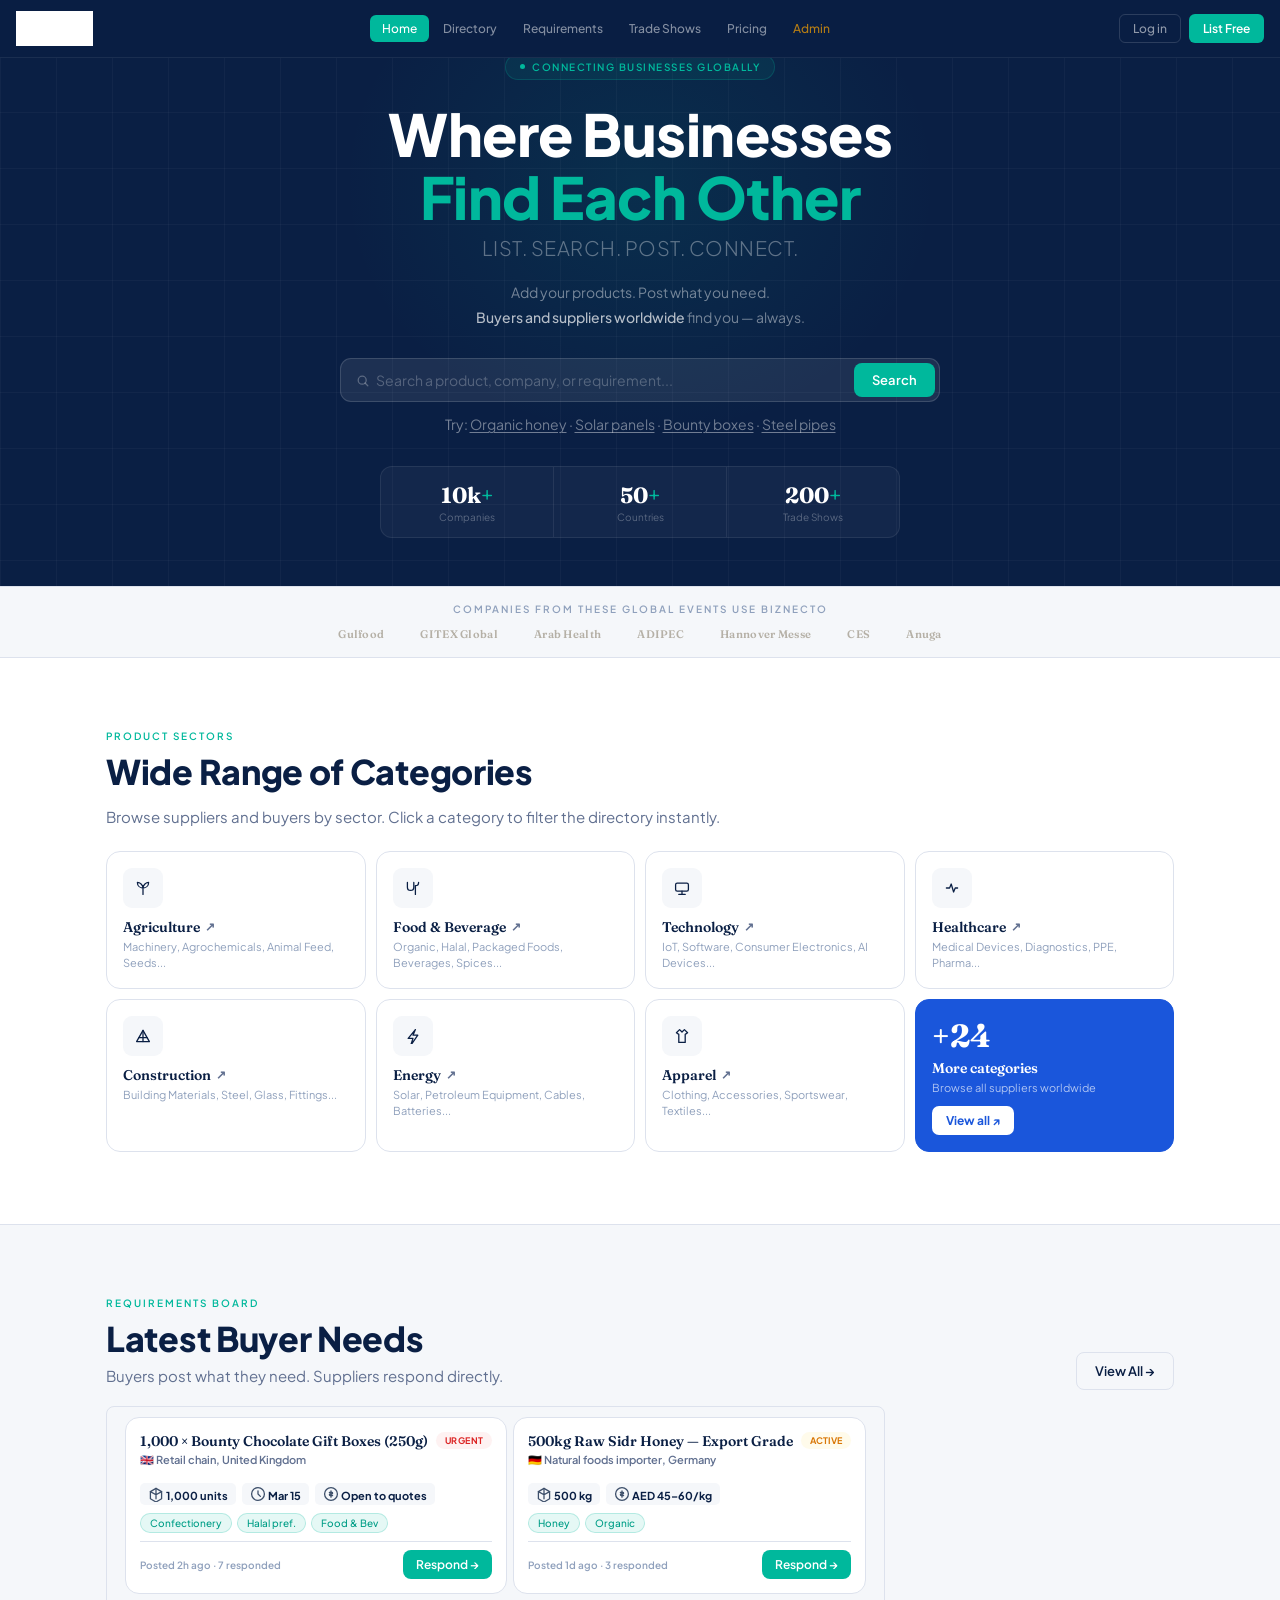
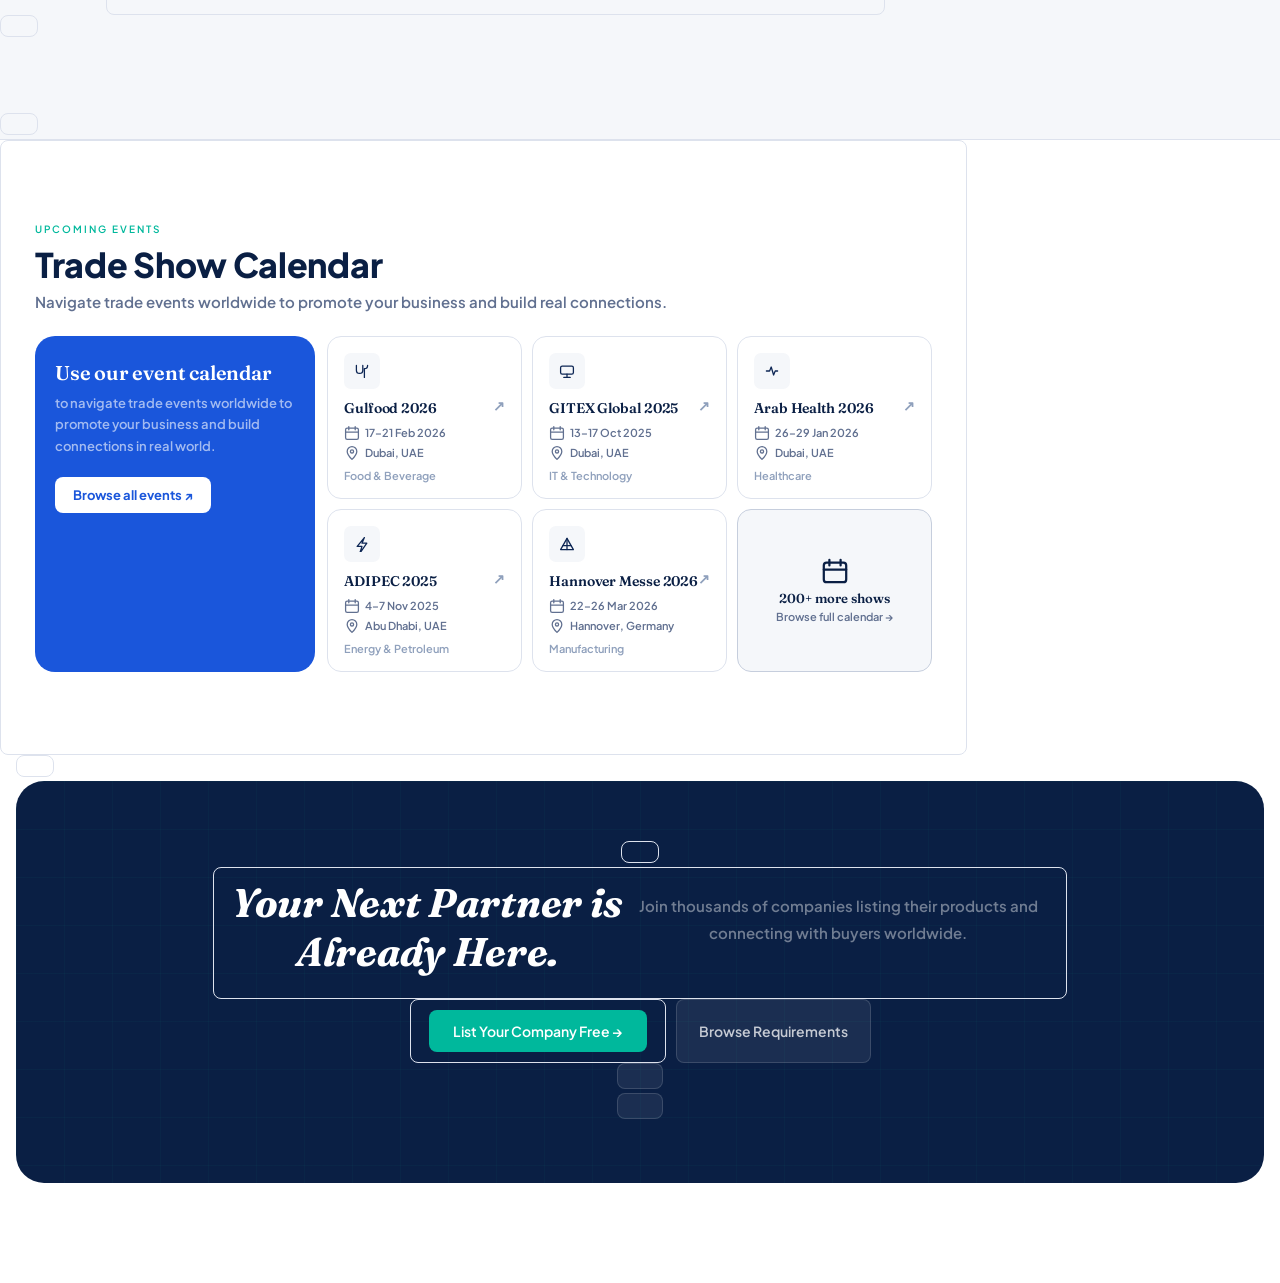
<file: index.html>
<!DOCTYPE html>
<html lang="en">
<head>
  <meta charset="UTF-8"/>
  <meta name="viewport" content="width=device-width, initial-scale=1.0, maximum-scale=1.0"/>
  <title>Biznecto — Home</title>
  <link rel="preconnect" href="https://fonts.googleapis.com"/>
  <link rel="preconnect" href="https://fonts.gstatic.com" crossorigin/>
  <link href="https://fonts.googleapis.com/css2?family=Plus+Jakarta+Sans:ital,wght@0,300;0,400;0,500;0,600;0,700;1,400&family=Fraunces:ital,opsz,wght@0,9..144,300;0,9..144,600;0,9..144,700;1,9..144,400&display=swap" rel="stylesheet"/>
  <link rel="stylesheet" href="css/styles.css"/>
</head>
<body>
<!-- PAGE TRANSITION OVERLAY -->
<div id="page-transition">
  <div class="pt-logo">
    <img src="Biznecto_Logo.png" alt="Biznecto" style="height:48px;width:auto;object-fit:contain;filter:brightness(0) invert(1);"/>
  </div>
</div>


<!-- ─── TOP NAV ─── -->
<nav class="top-nav" id="topNav">
  <a class="tn-logo" href="index.html" style="text-decoration:none; display:inline-flex; align-items:center;">
    <img src="Biznecto_Logo.png" alt="Biznecto" style="height:36px;width:auto;object-fit:contain;filter:brightness(0) invert(1);display:block;"/>
  </a>
  <div class="tn-tabs">
    <a class="tn-tab on" href="index.html" style="text-decoration:none; display:inline-block;">Home</a>
    <a class="tn-tab " href="directory.html" style="text-decoration:none; display:inline-block;">Directory</a>
    <a class="tn-tab " href="requirements.html" style="text-decoration:none; display:inline-block;">Requirements</a>
    <a class="tn-tab " href="trade-shows.html" style="text-decoration:none; display:inline-block;">Trade Shows</a>
    <a class="tn-tab " href="pricing.html" style="text-decoration:none; display:inline-block;">Pricing</a>
    <a class="tn-tab " href="admin.html" style="text-decoration:none; color:rgba(255,165,0,0.7); display:inline-block;" title="Admin">Admin</a>
  </div>
  <div class="tn-right">
    <a class="tn-login" id="loginBtn" href="auth.html?tab=login" style="text-decoration:none;">Log in</a>
    <a class="tn-register" id="registerBtn" href="auth.html?tab=register" style="text-decoration:none;">List Free</a>
    <div class="tn-avatar" id="tnAvatar" onclick="window.location.href='dashboard.html'" style="cursor:pointer; display:none;">AG</div>
    <a class="tn-dash-btn" id="dashBtn" href="dashboard.html" style="text-decoration:none; display:none;">Dashboard →</a>
  </div>
</nav>

<!-- ─── BOTTOM NAV ─── -->
<nav class="b-nav">
  <a class="bn-i on" href="index.html" style="text-decoration:none;">
    <span class="bn-icon"><svg xmlns="http://www.w3.org/2000/svg" viewBox="0 0 20 20" width="16" height="16" stroke="currentColor" stroke-width="1.6" stroke-linecap="round" stroke-linejoin="round" fill="none" style="display:inline-block;vertical-align:-2px;flex-shrink:0;"><path d="M3 9.5L10 3l7 6.5V17H13v-4H7v4H3V9.5z"/></svg></span>Home
  </a>
  <a class="bn-i " href="directory.html" style="text-decoration:none;">
    <span class="bn-icon"><svg xmlns="http://www.w3.org/2000/svg" viewBox="0 0 20 20" width="16" height="16" stroke="currentColor" stroke-width="1.6" stroke-linecap="round" stroke-linejoin="round" fill="none" style="display:inline-block;vertical-align:-2px;flex-shrink:0;"><circle cx="9" cy="9" r="5"/><path d="M16 16l-3.5-3.5"/></svg></span>Directory
  </a>
  <a class="bn-i " href="requirements.html" style="text-decoration:none;">
    <span class="bn-icon"><svg xmlns="http://www.w3.org/2000/svg" viewBox="0 0 20 20" width="16" height="16" stroke="currentColor" stroke-width="1.6" stroke-linecap="round" stroke-linejoin="round" fill="none" style="display:inline-block;vertical-align:-2px;flex-shrink:0;"><path d="M14 3H6a2 2 0 00-2 2v12a2 2 0 002 2h8a2 2 0 002-2V5a2 2 0 00-2-2z"/><path d="M7 8h6M7 12h4"/></svg></span>Needs
  </a>
  <a class="bn-i " href="trade-shows.html" style="text-decoration:none;">
    <span class="bn-icon"><svg xmlns="http://www.w3.org/2000/svg" viewBox="0 0 20 20" width="16" height="16" stroke="currentColor" stroke-width="1.6" stroke-linecap="round" stroke-linejoin="round" fill="none" style="display:inline-block;vertical-align:-2px;flex-shrink:0;"><rect x="2" y="4" width="16" height="14" rx="2"/><path d="M6 2v4M14 2v4M2 9h16"/></svg></span>Shows
  </a>
  <a class="bn-i " href="pricing.html" style="text-decoration:none;">
    <span class="bn-icon"><svg xmlns="http://www.w3.org/2000/svg" viewBox="0 0 20 20" width="16" height="16" stroke="currentColor" stroke-width="1.6" stroke-linecap="round" stroke-linejoin="round" fill="none" style="display:inline-block;vertical-align:-2px;flex-shrink:0;"><rect x="2" y="5" width="16" height="12" rx="1.5"/><path d="M6 5V3.5A1.5 1.5 0 017.5 2h5A1.5 1.5 0 0114 3.5V5"/></svg></span>Plans
  </a>
</nav>

<!-- HERO -->
  <div class="hero">
    <div class="hero-orb"></div>
    <div class="hero-pill"><span class="pill-dot"></span>CONNECTING BUSINESSES GLOBALLY</div>
    <h1>Where Businesses<br><span>Find Each Other</span></h1>
    <div class="hero-sub">List. Search. Post. Connect.</div>
    <p>Add your products. Post what you need.<br><strong>Buyers and suppliers worldwide</strong> find you — always.</p>
    <div style="max-width:600px;margin:0 auto 10px;">
      <div class="hero-search">
        <span style="color:rgba(255,255,255,0.28);margin-right:5px;"><svg xmlns="http://www.w3.org/2000/svg" viewBox="0 0 20 20" width="16" height="16" stroke="currentColor" stroke-width="1.6" stroke-linecap="round" stroke-linejoin="round" fill="none" style="display:inline-block;vertical-align:-2px;flex-shrink:0;"><circle cx="9" cy="9" r="5"/><path d="M16 16l-3.5-3.5"/></svg></span>
        <input type="text" id="heroInput" placeholder="Search a product, company, or requirement..."/>
        <button class="hs-btn" onclick="doHeroSearch()">Search</button>
      </div>
    </div>
    <p class="hero-hints">Try: <span onclick="hs('Organic honey')">Organic honey</span> · <span onclick="hs('Solar panels')">Solar panels</span> · <span onclick="hs('Bounty chocolate')">Bounty boxes</span> · <span onclick="hs('Steel pipes')">Steel pipes</span></p>
    <div class="hero-stats" style="max-width:520px;margin:0 auto;">
      <div class="hst"><div class="hst-n">10k<em>+</em></div><div class="hst-l">Companies</div></div>
      <div class="hst"><div class="hst-n">50<em>+</em></div><div class="hst-l">Countries</div></div>
      <div class="hst"><div class="hst-n">200<em>+</em></div><div class="hst-l">Trade Shows</div></div>
    </div>
  </div>

  <!-- TRUST -->
  <div class="trust">
    <span class="trust-lbl">Companies from these global events use Biznecto</span>
    <div class="trust-logos">
      <span>Gulfood</span><span>GITEX Global</span><span>Arab Health</span><span>ADIPEC</span><span>Hannover Messe</span><span>CES</span><span>Anuga</span>
    </div>
  </div>

  <!-- CATEGORIES -->
  <div class="section">
    <div class="inner">
      <div class="eyebrow">Product Sectors</div>
      <div class="s-title">Wide Range of Categories</div>
      <p class="s-sub" style="margin-bottom:0;">Browse suppliers and buyers by sector. Click a category to filter the directory instantly.</p>
      <div class="cat-grid">
        <div class="cat-card" onclick="goCategory('Agriculture')">
          <div class="cat-icon-wrap"><svg xmlns="http://www.w3.org/2000/svg" viewBox="0 0 20 20" width="16" height="16" stroke="currentColor" stroke-width="1.6" stroke-linecap="round" stroke-linejoin="round" fill="none"  style="display:inline-block;vertical-align:-2px;flex-shrink:0;"><path d="M10 18V10M10 10C10 6 6 3 3 3c0 4 3 7 7 7M10 10c0-4 4-7 7-7 0 4-3 7-7 7"/></svg></div>
          <h4>Agriculture <span class="arr">↗</span></h4>
          <p>Machinery, Agrochemicals, Animal Feed, Seeds...</p>
        </div>
        <div class="cat-card" onclick="goCategory('Food & Beverage')">
          <div class="cat-icon-wrap"><svg xmlns="http://www.w3.org/2000/svg" viewBox="0 0 20 20" width="16" height="16" stroke="currentColor" stroke-width="1.6" stroke-linecap="round" stroke-linejoin="round" fill="none"  style="display:inline-block;vertical-align:-2px;flex-shrink:0;"><path d="M3 3v6a4 4 0 008 0V3M17 3a4 4 0 01-4 4v11"/></svg></div>
          <h4>Food & Beverage <span class="arr">↗</span></h4>
          <p>Organic, Halal, Packaged Foods, Beverages, Spices...</p>
        </div>
        <div class="cat-card" onclick="goCategory('Technology')">
          <div class="cat-icon-wrap"><svg xmlns="http://www.w3.org/2000/svg" viewBox="0 0 20 20" width="16" height="16" stroke="currentColor" stroke-width="1.6" stroke-linecap="round" stroke-linejoin="round" fill="none"  style="display:inline-block;vertical-align:-2px;flex-shrink:0;"><rect x="2" y="4" width="16" height="10" rx="2"/><path d="M6 18h8M10 14v4"/></svg></div>
          <h4>Technology <span class="arr">↗</span></h4>
          <p>IoT, Software, Consumer Electronics, AI Devices...</p>
        </div>
        <div class="cat-card" onclick="goCategory('Healthcare')">
          <div class="cat-icon-wrap"><svg xmlns="http://www.w3.org/2000/svg" viewBox="0 0 20 20" width="16" height="16" stroke="currentColor" stroke-width="1.6" stroke-linecap="round" stroke-linejoin="round" fill="none"  style="display:inline-block;vertical-align:-2px;flex-shrink:0;"><path d="M3 10h4l2-5 3 10 2-5h3"/></svg></div>
          <h4>Healthcare <span class="arr">↗</span></h4>
          <p>Medical Devices, Diagnostics, PPE, Pharma...</p>
        </div>
        <div class="cat-card" onclick="goCategory('Construction')">
          <div class="cat-icon-wrap"><svg xmlns="http://www.w3.org/2000/svg" viewBox="0 0 20 20" width="16" height="16" stroke="currentColor" stroke-width="1.6" stroke-linecap="round" stroke-linejoin="round" fill="none"  style="display:inline-block;vertical-align:-2px;flex-shrink:0;"><path d="M2 17L10 3l8 14H2z"/><path d="M10 3v14M5 12h10"/></svg></div>
          <h4>Construction <span class="arr">↗</span></h4>
          <p>Building Materials, Steel, Glass, Fittings...</p>
        </div>
        <div class="cat-card" onclick="goCategory('Energy')">
          <div class="cat-icon-wrap"><svg xmlns="http://www.w3.org/2000/svg" viewBox="0 0 20 20" width="16" height="16" stroke="currentColor" stroke-width="1.6" stroke-linecap="round" stroke-linejoin="round" fill="none"  style="display:inline-block;vertical-align:-2px;flex-shrink:0;"><polygon points="13,2 4,13 10,13 7,22 16,9 10,9"/></svg></div>
          <h4>Energy <span class="arr">↗</span></h4>
          <p>Solar, Petroleum Equipment, Cables, Batteries...</p>
        </div>
        <div class="cat-card" onclick="goCategory('Apparel')">
          <div class="cat-icon-wrap"><svg xmlns="http://www.w3.org/2000/svg" viewBox="0 0 20 20" width="16" height="16" stroke="currentColor" stroke-width="1.6" stroke-linecap="round" stroke-linejoin="round" fill="none"  style="display:inline-block;vertical-align:-2px;flex-shrink:0;"><path d="M3 6l4-4 3 3 3-3 4 4-3 2v10H6V8L3 6z"/></svg></div>
          <h4>Apparel <span class="arr">↗</span></h4>
          <p>Clothing, Accessories, Sportswear, Textiles...</p>
        </div>
        <div class="cat-card cta-card" href="directory.html">
          <div class="cat-count">+24</div>
          <h4>More categories</h4>
          <p>Browse all suppliers worldwide</p>
          <div style="margin-top:10px;display:inline-flex;align-items:center;gap:6px;background:#fff;color:var(--blue);font-size:12px;font-weight:700;padding:7px 14px;border-radius:7px;cursor:pointer;">View all ↗</div>
        </div>
      </div>
    </div>
  </div>

  <!-- REQUIREMENTS PREVIEW -->
  <div style="background:var(--sand);border-top:1px solid var(--border);border-bottom:1px solid var(--border);">
    <div class="section">
      <div class="inner">
        <div style="display:flex;align-items:flex-end;justify-content:space-between;gap:12px;margin-bottom:16px;flex-wrap:wrap;">
          <div>
            <div class="eyebrow">Requirements Board</div>
            <div class="s-title" style="margin-bottom:4px;">Latest Buyer Needs</div>
            <p class="s-sub">Buyers post what they need. Suppliers respond directly.</p>
          </div>
          <a class="btn btn-outline" href="requirements.html" style="flex-shrink:0;" style="text-decoration:none;">View All →</button>
        </div>
        <div class="req-prev-card" href="requirements.html">
          <div style="display:flex;align-items:flex-start;justify-content:space-between;gap:8px;margin-bottom:8px;">
            <div>
              <div class="rpc-title">1,000 × Bounty Chocolate Gift Boxes (250g)</div>
              <div class="rpc-buyer">🇬🇧 Retail chain, United Kingdom</div>
            </div>
            <span class="urg-hot">Urgent</span>
          </div>
          <div class="rpc-dets"><span class="rpc-det"><svg xmlns="http://www.w3.org/2000/svg" viewBox="0 0 20 20" width="16" height="16" stroke="currentColor" stroke-width="1.6" stroke-linecap="round" stroke-linejoin="round" fill="none"  style="display:inline-block;vertical-align:-2px;flex-shrink:0;"><path d="M3 7l7-4 7 4v9l-7 4-7-4V7z"/><path d="M10 3v13M3 7l7 4 7-4"/></svg> <strong>1,000 units</strong></span><span class="rpc-det"><svg xmlns="http://www.w3.org/2000/svg" viewBox="0 0 20 20" width="16" height="16" stroke="currentColor" stroke-width="1.6" stroke-linecap="round" stroke-linejoin="round" fill="none"  style="display:inline-block;vertical-align:-2px;flex-shrink:0;"><circle cx="10" cy="10" r="8"/><path d="M10 6v4l3 3"/></svg> <strong>Mar 15</strong></span><span class="rpc-det"><svg xmlns="http://www.w3.org/2000/svg" viewBox="0 0 20 20" width="16" height="16" stroke="currentColor" stroke-width="1.6" stroke-linecap="round" stroke-linejoin="round" fill="none"  style="display:inline-block;vertical-align:-2px;flex-shrink:0;"><circle cx="10" cy="10" r="8"/><path d="M10 6v8M8 8h3a1 1 0 010 2H9a1 1 0 000 2h3"/></svg> <strong>Open to quotes</strong></span></div>
          <div style="display:flex;flex-wrap:wrap;gap:5px;margin-bottom:8px;"><span class="tag">Confectionery</span><span class="tag">Halal pref.</span><span class="tag">Food & Bev</span></div>
          <div class="rpc-foot"><span class="rpc-post">Posted 2h ago · 7 responded</span><button class="btn btn-teal" style="font-size:12px;padding:7px 13px;">Respond →</button></div>
        </div>
        <div class="req-prev-card" href="requirements.html">
          <div style="display:flex;align-items:flex-start;justify-content:space-between;gap:8px;margin-bottom:8px;">
            <div>
              <div class="rpc-title">500kg Raw Sidr Honey — Export Grade</div>
              <div class="rpc-buyer">🇩🇪 Natural foods importer, Germany</div>
            </div>
            <span class="urg-act">Active</span>
          </div>
          <div class="rpc-dets"><span class="rpc-det"><svg xmlns="http://www.w3.org/2000/svg" viewBox="0 0 20 20" width="16" height="16" stroke="currentColor" stroke-width="1.6" stroke-linecap="round" stroke-linejoin="round" fill="none"  style="display:inline-block;vertical-align:-2px;flex-shrink:0;"><path d="M3 7l7-4 7 4v9l-7 4-7-4V7z"/><path d="M10 3v13M3 7l7 4 7-4"/></svg> <strong>500 kg</strong></span><span class="rpc-det"><svg xmlns="http://www.w3.org/2000/svg" viewBox="0 0 20 20" width="16" height="16" stroke="currentColor" stroke-width="1.6" stroke-linecap="round" stroke-linejoin="round" fill="none"  style="display:inline-block;vertical-align:-2px;flex-shrink:0;"><circle cx="10" cy="10" r="8"/><path d="M10 6v8M8 8h3a1 1 0 010 2H9a1 1 0 000 2h3"/></svg> <strong>AED 45–60/kg</strong></span></div>
          <div style="display:flex;flex-wrap:wrap;gap:5px;margin-bottom:8px;"><span class="tag">Honey</span><span class="tag">Organic</span></div>
          <div class="rpc-foot"><span class="rpc-post">Posted 1d ago · 3 responded</span><button class="btn btn-teal" style="font-size:12px;padding:7px 13px;">Respond →</button></div>
        </div>
      </div>
    </div>
  </div>

  <!-- TRADE SHOW CALENDAR (home preview) -->
  <div class="section">
    <div class="inner">
      <div class="eyebrow">Upcoming Events</div>
      <div class="s-title" style="margin-bottom:4px;">Trade Show Calendar</div>
      <p class="s-sub" style="margin-bottom:20px;">Navigate trade events worldwide to promote your business and build real connections.</p>
      <div class="ts-layout">
        <div class="ts-cta-card">
          <div>
            <h3>Use our event calendar</h3>
            <p>to navigate trade events worldwide to promote your business and build connections in real world.</p>
            <button class="ts-browse-btn" onclick="goPage('tradeshows',null)">Browse all events ↗</button>
          </div>
        </div>
        <div class="ts-grid">
          <div class="ts-card" href="show-detail.html?show=gulfood" style="cursor:pointer;"><div class="ts-logo"><svg xmlns="http://www.w3.org/2000/svg" viewBox="0 0 20 20" width="16" height="16" stroke="currentColor" stroke-width="1.6" stroke-linecap="round" stroke-linejoin="round" fill="none"  style="display:inline-block;vertical-align:-2px;flex-shrink:0;"><path d="M3 3v6a4 4 0 008 0V3M17 3a4 4 0 01-4 4v11"/></svg></div><div class="ts-name">Gulfood 2026<span class="ts-arr">↗</span></div><div class="ts-meta"><span><svg xmlns="http://www.w3.org/2000/svg" viewBox="0 0 20 20" width="16" height="16" stroke="currentColor" stroke-width="1.6" stroke-linecap="round" stroke-linejoin="round" fill="none" style="display:inline-block;vertical-align:-2px;flex-shrink:0;"><rect x="2" y="4" width="16" height="14" rx="2"/><path d="M6 2v4M14 2v4M2 9h16"/></svg> 17–21 Feb 2026</span><span><svg xmlns="http://www.w3.org/2000/svg" viewBox="0 0 20 20" width="16" height="16" stroke="currentColor" stroke-width="1.6" stroke-linecap="round" stroke-linejoin="round" fill="none" style="display:inline-block;vertical-align:-2px;flex-shrink:0;"><path d="M10 2a6 6 0 00-6 6c0 4 6 10 6 10s6-6 6-10a6 6 0 00-6-6z"/><circle cx="10" cy="8" r="2"/></svg> Dubai, UAE</span></div><div class="ts-category">Food & Beverage</div></div>
          <div class="ts-card" href="show-detail.html?show=gitex" style="cursor:pointer;"><div class="ts-logo"><svg xmlns="http://www.w3.org/2000/svg" viewBox="0 0 20 20" width="16" height="16" stroke="currentColor" stroke-width="1.6" stroke-linecap="round" stroke-linejoin="round" fill="none"  style="display:inline-block;vertical-align:-2px;flex-shrink:0;"><rect x="2" y="4" width="16" height="10" rx="2"/><path d="M6 18h8M10 14v4"/></svg></div><div class="ts-name">GITEX Global 2025<span class="ts-arr">↗</span></div><div class="ts-meta"><span><svg xmlns="http://www.w3.org/2000/svg" viewBox="0 0 20 20" width="16" height="16" stroke="currentColor" stroke-width="1.6" stroke-linecap="round" stroke-linejoin="round" fill="none" style="display:inline-block;vertical-align:-2px;flex-shrink:0;"><rect x="2" y="4" width="16" height="14" rx="2"/><path d="M6 2v4M14 2v4M2 9h16"/></svg> 13–17 Oct 2025</span><span><svg xmlns="http://www.w3.org/2000/svg" viewBox="0 0 20 20" width="16" height="16" stroke="currentColor" stroke-width="1.6" stroke-linecap="round" stroke-linejoin="round" fill="none" style="display:inline-block;vertical-align:-2px;flex-shrink:0;"><path d="M10 2a6 6 0 00-6 6c0 4 6 10 6 10s6-6 6-10a6 6 0 00-6-6z"/><circle cx="10" cy="8" r="2"/></svg> Dubai, UAE</span></div><div class="ts-category">IT & Technology</div></div>
          <div class="ts-card" href="show-detail.html?show=arabhealth" style="cursor:pointer;"><div class="ts-logo"><svg xmlns="http://www.w3.org/2000/svg" viewBox="0 0 20 20" width="16" height="16" stroke="currentColor" stroke-width="1.6" stroke-linecap="round" stroke-linejoin="round" fill="none"  style="display:inline-block;vertical-align:-2px;flex-shrink:0;"><path d="M3 10h4l2-5 3 10 2-5h3"/></svg></div><div class="ts-name">Arab Health 2026<span class="ts-arr">↗</span></div><div class="ts-meta"><span><svg xmlns="http://www.w3.org/2000/svg" viewBox="0 0 20 20" width="16" height="16" stroke="currentColor" stroke-width="1.6" stroke-linecap="round" stroke-linejoin="round" fill="none" style="display:inline-block;vertical-align:-2px;flex-shrink:0;"><rect x="2" y="4" width="16" height="14" rx="2"/><path d="M6 2v4M14 2v4M2 9h16"/></svg> 26–29 Jan 2026</span><span><svg xmlns="http://www.w3.org/2000/svg" viewBox="0 0 20 20" width="16" height="16" stroke="currentColor" stroke-width="1.6" stroke-linecap="round" stroke-linejoin="round" fill="none" style="display:inline-block;vertical-align:-2px;flex-shrink:0;"><path d="M10 2a6 6 0 00-6 6c0 4 6 10 6 10s6-6 6-10a6 6 0 00-6-6z"/><circle cx="10" cy="8" r="2"/></svg> Dubai, UAE</span></div><div class="ts-category">Healthcare</div></div>
          <div class="ts-card" href="show-detail.html?show=adipec" style="cursor:pointer;"><div class="ts-logo"><svg xmlns="http://www.w3.org/2000/svg" viewBox="0 0 20 20" width="16" height="16" stroke="currentColor" stroke-width="1.6" stroke-linecap="round" stroke-linejoin="round" fill="none"  style="display:inline-block;vertical-align:-2px;flex-shrink:0;"><polygon points="13,2 4,13 10,13 7,22 16,9 10,9"/></svg></div><div class="ts-name">ADIPEC 2025<span class="ts-arr">↗</span></div><div class="ts-meta"><span><svg xmlns="http://www.w3.org/2000/svg" viewBox="0 0 20 20" width="16" height="16" stroke="currentColor" stroke-width="1.6" stroke-linecap="round" stroke-linejoin="round" fill="none" style="display:inline-block;vertical-align:-2px;flex-shrink:0;"><rect x="2" y="4" width="16" height="14" rx="2"/><path d="M6 2v4M14 2v4M2 9h16"/></svg> 4–7 Nov 2025</span><span><svg xmlns="http://www.w3.org/2000/svg" viewBox="0 0 20 20" width="16" height="16" stroke="currentColor" stroke-width="1.6" stroke-linecap="round" stroke-linejoin="round" fill="none" style="display:inline-block;vertical-align:-2px;flex-shrink:0;"><path d="M10 2a6 6 0 00-6 6c0 4 6 10 6 10s6-6 6-10a6 6 0 00-6-6z"/><circle cx="10" cy="8" r="2"/></svg> Abu Dhabi, UAE</span></div><div class="ts-category">Energy & Petroleum</div></div>
          <div class="ts-card" href="show-detail.html?show=hannover" style="cursor:pointer;"><div class="ts-logo"><svg xmlns="http://www.w3.org/2000/svg" viewBox="0 0 20 20" width="16" height="16" stroke="currentColor" stroke-width="1.6" stroke-linecap="round" stroke-linejoin="round" fill="none"  style="display:inline-block;vertical-align:-2px;flex-shrink:0;"><path d="M2 17L10 3l8 14H2z"/><path d="M10 3v14M5 12h10"/></svg></div><div class="ts-name">Hannover Messe 2026<span class="ts-arr">↗</span></div><div class="ts-meta"><span><svg xmlns="http://www.w3.org/2000/svg" viewBox="0 0 20 20" width="16" height="16" stroke="currentColor" stroke-width="1.6" stroke-linecap="round" stroke-linejoin="round" fill="none" style="display:inline-block;vertical-align:-2px;flex-shrink:0;"><rect x="2" y="4" width="16" height="14" rx="2"/><path d="M6 2v4M14 2v4M2 9h16"/></svg> 22–26 Mar 2026</span><span><svg xmlns="http://www.w3.org/2000/svg" viewBox="0 0 20 20" width="16" height="16" stroke="currentColor" stroke-width="1.6" stroke-linecap="round" stroke-linejoin="round" fill="none" style="display:inline-block;vertical-align:-2px;flex-shrink:0;"><path d="M10 2a6 6 0 00-6 6c0 4 6 10 6 10s6-6 6-10a6 6 0 00-6-6z"/><circle cx="10" cy="8" r="2"/></svg> Hannover, Germany</span></div><div class="ts-category">Manufacturing</div></div>
          <div class="ts-card" onclick="goPage('tradeshows',null)" style="background:var(--sand);border-color:var(--border2);display:flex;flex-direction:column;align-items:center;justify-content:center;text-align:center;gap:4px;"><div style=style="display:flex;"><svg xmlns="http://www.w3.org/2000/svg" viewBox="0 0 20 20" width="28" height="28" stroke="currentColor" stroke-width="1.6" stroke-linecap="round" stroke-linejoin="round" fill="none" style="display:inline-block;vertical-align:-2px;flex-shrink:0;"><rect x="2" y="4" width="16" height="14" rx="2"/><path d="M6 2v4M14 2v4M2 9h16"/></svg></div><div style="font-family:var(--fh);font-weight:600;font-size:13px;color:var(--ink);">200+ more shows</div><div style="font-size:11px;color:var(--muted);">Browse full calendar →</div></div>
        </div>
      </div>
    </div>
  </div>

  <!-- HOME CTA -->
  <div style="padding:0 16px 40px;">
    <div style="background:var(--ink);border-radius:var(--rx);padding:clamp(36px,6vw,60px) clamp(20px,5vw,56px);text-align:center;position:relative;overflow:hidden;">
      <div style="position:absolute;inset:0;background-image:linear-gradient(rgba(0,184,156,0.04) 1px,transparent 1px),linear-gradient(90deg,rgba(0,184,156,0.04) 1px,transparent 1px);background-size:48px 48px;"></div>
      <div style="position:relative;">
        <div style="font-family:var(--fh);font-weight:700;font-style:italic;font-size:clamp(22px,4vw,40px);color:#fff;margin-bottom:12px;letter-spacing:-.3px;">Your Next Partner is<br>Already Here.</div>
        <div style="font-size:clamp(13px,1.5vw,15px);color:rgba(255,255,255,0.42);max-width:420px;margin:0 auto 28px;line-height:1.8;">Join thousands of companies listing their products and connecting with buyers worldwide.</div>
        <div style="display:flex;gap:10px;justify-content:center;flex-wrap:wrap;">
          <button class="btn btn-teal" style="font-size:14px;padding:12px 24px;" href="auth.html?tab=register">List Your Company Free →</button>
          <a class="btn" style="background:rgba(255,255,255,0.07);color:rgba(255,255,255,0.75);border:1px solid rgba(255,255,255,0.14);font-size:14px;padding:12px 22px;" href="requirements.html" style="text-decoration:none;">Browse Requirements</button>
        </div>
      </div>
    </div>
  </div>

<div class="toast" id="toast"></div>

<!-- MODALS -->
<div class="modal-overlay" id="reqModal">
  <div class="modal-sheet" style="position:relative;">
    <button class="ms-close" onclick="closeReqModal()">✕</button>
    <div class="msh"></div>
    <div class="ms-title">Post a Requirement</div>
    <div class="ms-sub">Tell suppliers what you need. Get quotes fast.</div>
    <div style="display:flex;flex-direction:column;gap:14px;">
      <div>
        <label style="display:block;font-size:12px;font-weight:600;color:var(--ink);margin-bottom:6px;">Requirement Title</label>
        <input type="text" placeholder="e.g. 500kg Raw Organic Honey" style="width:100%;border:1.5px solid var(--border);border-radius:10px;padding:12px 14px;font-family:var(--fb);font-size:14px;font-weight:500;outline:none;" />
      </div>
      <div style="display:flex;gap:10px;">
        <div style="flex:1;">
          <label style="display:block;font-size:12px;font-weight:600;color:var(--ink);margin-bottom:6px;">Category</label>
          <select style="width:100%;border:1.5px solid var(--border);border-radius:10px;padding:12px 14px;font-family:var(--fb);font-size:14px;font-weight:500;outline:none;background:#fff;appearance:none;"><option>Food & Beverage</option><option>Agriculture</option></select>
        </div>
        <div style="flex:1;">
          <label style="display:block;font-size:12px;font-weight:600;color:var(--ink);margin-bottom:6px;">Quantity</label>
          <input type="text" placeholder="e.g. 500" style="width:100%;border:1.5px solid var(--border);border-radius:10px;padding:12px 14px;font-family:var(--fb);font-size:14px;font-weight:500;outline:none;" />
        </div>
      </div>
      <div>
        <label style="display:block;font-size:12px;font-weight:600;color:var(--ink);margin-bottom:6px;">Details</label>
        <textarea rows="4" placeholder="Describe quality, packaging, target price, delivery terms..." style="width:100%;border:1.5px solid var(--border);border-radius:10px;padding:12px 14px;font-family:var(--fb);font-size:14px;font-weight:500;outline:none;resize:none;"></textarea>
      </div>
      <button class="btn btn-teal" style="width:100%;padding:14px;font-size:15px;justify-content:center;margin-top:8px;" onclick="closeReqModal(); showToast('Requirement posted successfully!')">Post Requirement →</button>
    </div>
  </div>
</div>

<script src="js/main.js"></script>
<script>
document.addEventListener('DOMContentLoaded', () => {
    if(window.location.hash === '#post') {
        openReqModal();
    }
    
    // Auth Check
    if ('home' === 'dashboard' || 'home' === 'admin') {
        if(localStorage.getItem('biz_logged_in') !== 'true') {
            window.location.href = 'auth.html?next=' + 'dashboard.html' + '&tab=login';
        }
    }
    // Auth specific logic executed below components since they are separated.
});
</script>
</body>
</html>
</file>
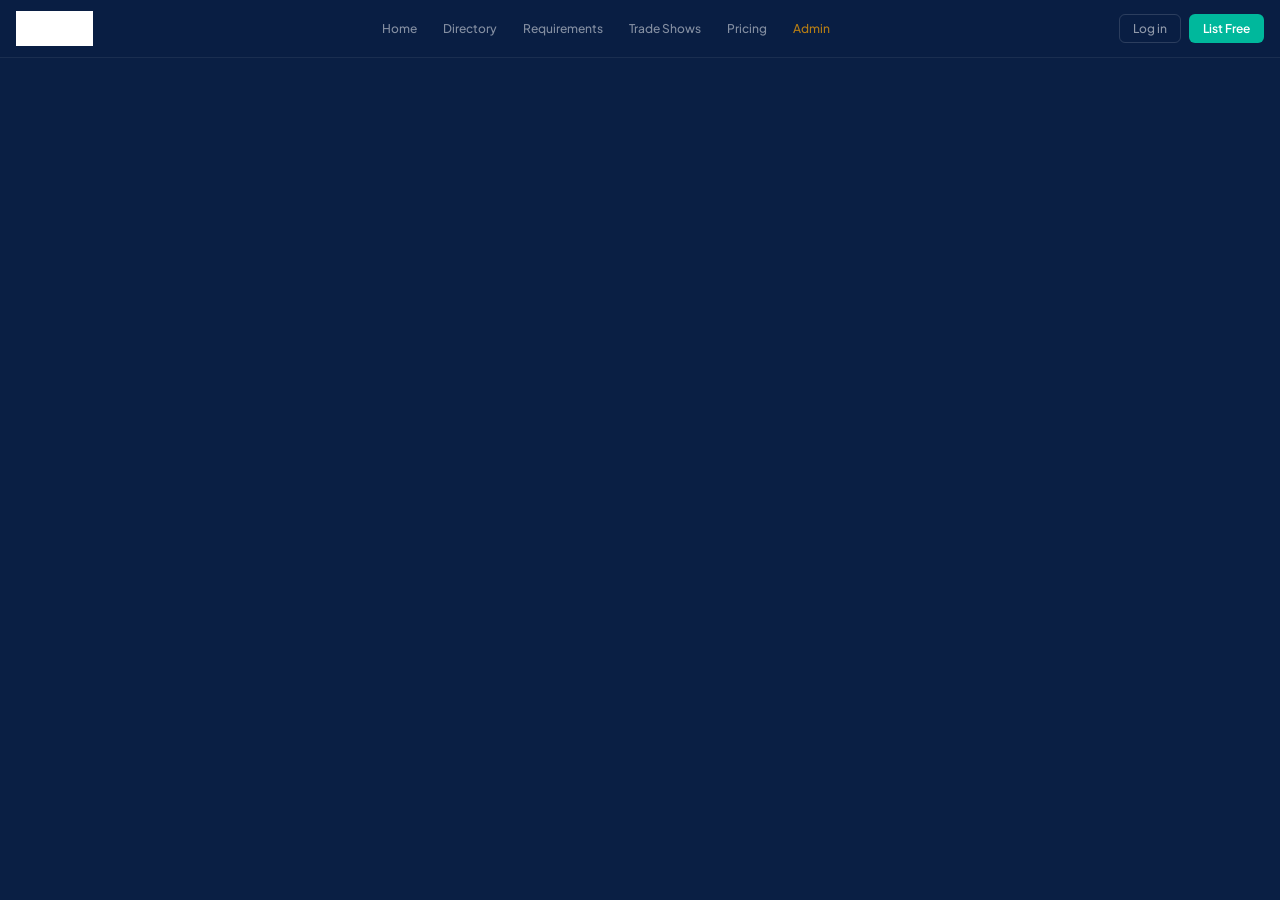
<file: admin.html>
<!DOCTYPE html>
<html lang="en">
<head>
  <meta charset="UTF-8"/>
  <meta name="viewport" content="width=device-width, initial-scale=1.0, maximum-scale=1.0"/>
  <title>Biznecto — Admin</title>
  <link rel="preconnect" href="https://fonts.googleapis.com"/>
  <link rel="preconnect" href="https://fonts.gstatic.com" crossorigin/>
  <link href="https://fonts.googleapis.com/css2?family=Plus+Jakarta+Sans:ital,wght@0,300;0,400;0,500;0,600;0,700;1,400&family=Fraunces:ital,opsz,wght@0,9..144,300;0,9..144,600;0,9..144,700;1,9..144,400&display=swap" rel="stylesheet"/>
  <link rel="stylesheet" href="css/styles.css"/>
</head>
<body>
<!-- PAGE TRANSITION OVERLAY -->
<div id="page-transition">
  <div class="pt-logo">
    <img src="Biznecto_Logo.png" alt="Biznecto" style="height:48px;width:auto;object-fit:contain;filter:brightness(0) invert(1);"/>
  </div>
</div>


<!-- ─── TOP NAV ─── -->
<nav class="top-nav" id="topNav">
  <a class="tn-logo" href="index.html" style="text-decoration:none; display:inline-flex; align-items:center;">
    <img src="Biznecto_Logo.png" alt="Biznecto" style="height:36px;width:auto;object-fit:contain;filter:brightness(0) invert(1);display:block;"/>
  </a>
  <div class="tn-tabs">
    <a class="tn-tab " href="index.html" style="text-decoration:none; display:inline-block;">Home</a>
    <a class="tn-tab " href="directory.html" style="text-decoration:none; display:inline-block;">Directory</a>
    <a class="tn-tab " href="requirements.html" style="text-decoration:none; display:inline-block;">Requirements</a>
    <a class="tn-tab " href="trade-shows.html" style="text-decoration:none; display:inline-block;">Trade Shows</a>
    <a class="tn-tab " href="pricing.html" style="text-decoration:none; display:inline-block;">Pricing</a>
    <a class="tn-tab on" href="admin.html" style="text-decoration:none; color:rgba(255,165,0,0.7); display:inline-block;" title="Admin">Admin</a>
  </div>
  <div class="tn-right">
    <a class="tn-login" id="loginBtn" href="auth.html?tab=login" style="text-decoration:none;">Log in</a>
    <a class="tn-register" id="registerBtn" href="auth.html?tab=register" style="text-decoration:none;">List Free</a>
    <div class="tn-avatar" id="tnAvatar" onclick="window.location.href='dashboard.html'" style="cursor:pointer; display:none;">AG</div>
    <a class="tn-dash-btn" id="dashBtn" href="dashboard.html" style="text-decoration:none; display:none;">Dashboard →</a>
  </div>
</nav>

<!-- ─── BOTTOM NAV ─── -->
<nav class="b-nav">
  <a class="bn-i " href="index.html" style="text-decoration:none;">
    <span class="bn-icon"><svg xmlns="http://www.w3.org/2000/svg" viewBox="0 0 20 20" width="16" height="16" stroke="currentColor" stroke-width="1.6" stroke-linecap="round" stroke-linejoin="round" fill="none" style="display:inline-block;vertical-align:-2px;flex-shrink:0;"><path d="M3 9.5L10 3l7 6.5V17H13v-4H7v4H3V9.5z"/></svg></span>Home
  </a>
  <a class="bn-i " href="directory.html" style="text-decoration:none;">
    <span class="bn-icon"><svg xmlns="http://www.w3.org/2000/svg" viewBox="0 0 20 20" width="16" height="16" stroke="currentColor" stroke-width="1.6" stroke-linecap="round" stroke-linejoin="round" fill="none" style="display:inline-block;vertical-align:-2px;flex-shrink:0;"><circle cx="9" cy="9" r="5"/><path d="M16 16l-3.5-3.5"/></svg></span>Directory
  </a>
  <a class="bn-i " href="requirements.html" style="text-decoration:none;">
    <span class="bn-icon"><svg xmlns="http://www.w3.org/2000/svg" viewBox="0 0 20 20" width="16" height="16" stroke="currentColor" stroke-width="1.6" stroke-linecap="round" stroke-linejoin="round" fill="none" style="display:inline-block;vertical-align:-2px;flex-shrink:0;"><path d="M14 3H6a2 2 0 00-2 2v12a2 2 0 002 2h8a2 2 0 002-2V5a2 2 0 00-2-2z"/><path d="M7 8h6M7 12h4"/></svg></span>Needs
  </a>
  <a class="bn-i " href="trade-shows.html" style="text-decoration:none;">
    <span class="bn-icon"><svg xmlns="http://www.w3.org/2000/svg" viewBox="0 0 20 20" width="16" height="16" stroke="currentColor" stroke-width="1.6" stroke-linecap="round" stroke-linejoin="round" fill="none" style="display:inline-block;vertical-align:-2px;flex-shrink:0;"><rect x="2" y="4" width="16" height="14" rx="2"/><path d="M6 2v4M14 2v4M2 9h16"/></svg></span>Shows
  </a>
  <a class="bn-i " href="pricing.html" style="text-decoration:none;">
    <span class="bn-icon"><svg xmlns="http://www.w3.org/2000/svg" viewBox="0 0 20 20" width="16" height="16" stroke="currentColor" stroke-width="1.6" stroke-linecap="round" stroke-linejoin="round" fill="none" style="display:inline-block;vertical-align:-2px;flex-shrink:0;"><rect x="2" y="5" width="16" height="12" rx="1.5"/><path d="M6 5V3.5A1.5 1.5 0 017.5 2h5A1.5 1.5 0 0114 3.5V5"/></svg></span>Plans
  </a>
</nav>

<div style="background:linear-gradient(135deg,#1a0a2e,#2d1458);padding:20px 16px 16px;border-bottom:2px solid var(--purple);">
    <div style="display:flex;align-items:center;gap:10px;margin-bottom:4px;"><span style="display:flex;align-items:center;"><svg xmlns="http://www.w3.org/2000/svg" viewBox="0 0 20 20" width="16" height="16" stroke="currentColor" stroke-width="1.6" stroke-linecap="round" stroke-linejoin="round" fill="none" style="display:inline-block;vertical-align:-2px;flex-shrink:0;"><circle cx="10" cy="10" r="3"/><path d="M10 2v2M10 16v2M2 10h2M16 10h2M4.2 4.2l1.4 1.4M14.4 14.4l1.4 1.4M4.2 15.8l1.4-1.4M14.4 5.6l1.4-1.4"/></svg></span><div style="font-family:var(--fh);font-weight:700;font-size:20px;color:#fff;">Admin Panel</div><span style="font-size:10px;font-weight:700;padding:3px 10px;border-radius:100px;background:var(--purple);color:#fff;">MVP</span></div>
    <div style="font-size:12px;color:rgba(255,255,255,0.4);">Internal use only · Biznecto management dashboard</div>
  </div>
  <div style="display:flex;gap:0;overflow-x:auto;background:#fff;border-bottom:1px solid var(--border);scrollbar-width:none;">
    <button class="adm-tab on" onclick="admView('overview',this)">Overview</button>
    <button class="adm-tab" onclick="admView('users',this)">Users</button>
    <button class="adm-tab" onclick="admView('listings',this)">Listings</button>
    <button class="adm-tab" onclick="admView('reqs',this)">Requirements</button>
    <button class="adm-tab" onclick="admView('revenue',this)">Revenue</button>
    <button class="adm-tab" onclick="admView('shows',this)">Shows</button>
    <button class="adm-tab" onclick="admView('config',this)">Settings</button>
  </div>
  <div style="max-width:1100px;margin:0 auto;padding:16px;">
    <div class="adm-view on" id="adv-overview">
      <div style="display:grid;grid-template-columns:1fr 1fr;gap:10px;margin-bottom:16px;">
        <div class="adm-stat"><div class="adm-stat-lbl">Total Companies</div><div class="adm-stat-val">10,247</div><div class="adm-stat-sub" style="color:var(--green);">↑ 142 this week</div></div>
        <div class="adm-stat" style="border-left-color:var(--amber);"><div class="adm-stat-lbl">Paid Subscribers</div><div class="adm-stat-val">384</div><div class="adm-stat-sub" style="color:var(--green);">↑ 23 this month</div></div>
        <div class="adm-stat" style="border-left-color:var(--blue);"><div class="adm-stat-lbl">Open Requirements</div><div class="adm-stat-val">91</div><div class="adm-stat-sub">24 posted today</div></div>
        <div class="adm-stat" style="border-left-color:var(--purple);"><div class="adm-stat-lbl">MRR (AED)</div><div class="adm-stat-val">87,450</div><div class="adm-stat-sub" style="color:var(--green);">↑ 12% vs last month</div></div>
      </div>
      <div class="adm-card">
        <div class="adm-card-title">Plan Distribution</div>
        <div style="display:flex;flex-direction:column;gap:12px;">
          <div><div style="display:flex;justify-content:space-between;font-size:12px;margin-bottom:4px;"><span style="font-weight:600;">Free</span><span style="color:var(--muted);">9,863 (96.2%)</span></div><div style="height:8px;background:var(--sand2);border-radius:4px;overflow:hidden;"><div style="height:100%;width:96%;background:var(--hint);border-radius:4px;"></div></div></div>
          <div><div style="display:flex;justify-content:space-between;font-size:12px;margin-bottom:4px;"><span style="font-weight:600;color:var(--blue);">Pro · AED 299</span><span style="color:var(--muted);">287 (2.8%)</span></div><div style="height:8px;background:var(--sand2);border-radius:4px;overflow:hidden;"><div style="height:100%;width:30%;background:var(--blue);border-radius:4px;"></div></div></div>
          <div><div style="display:flex;justify-content:space-between;font-size:12px;margin-bottom:4px;"><span style="font-weight:600;color:var(--purple);">Premium · AED 999</span><span style="color:var(--muted);">97 (0.9%)</span></div><div style="height:8px;background:var(--sand2);border-radius:4px;overflow:hidden;"><div style="height:100%;width:10%;background:var(--purple);border-radius:4px;"></div></div></div>
        </div>
      </div>
      <div class="adm-card">
        <div class="adm-card-title"><svg xmlns="http://www.w3.org/2000/svg" viewBox="0 0 20 20" width="16" height="16" stroke="currentColor" stroke-width="1.6" stroke-linecap="round" stroke-linejoin="round" fill="none"  style="display:inline-block;vertical-align:-2px;flex-shrink:0;"><path d="M6 10a4 4 0 018 0c0 4 2 5 2 5H4s2-1 2-5"/><path d="M8.5 18a1.5 1.5 0 003 0"/></svg> Recent Activity</div>
        <div class="adm-activity-row"><span class="adm-act-badge" style="background:#dbeafe;color:var(--blue);">New Pro</span><span style="flex:1;font-size:12px;">TechXports UAE upgraded to Pro</span><span style="font-size:11px;color:var(--hint);">5 min ago</span></div>
        <div class="adm-activity-row"><span class="adm-act-badge" style="background:#ede9fe;color:var(--purple);">New Premium</span><span style="flex:1;font-size:12px;">AlphaFoods GmbH upgraded to Premium</span><span style="font-size:11px;color:var(--hint);">1h ago</span></div>
        <div class="adm-activity-row"><span class="adm-act-badge" style="background:var(--teal-gl);color:var(--teal-d);">New Listing</span><span style="flex:1;font-size:12px;">SteelTrade Co. created profile</span><span style="font-size:11px;color:var(--hint);">2h ago</span></div>
        <div class="adm-activity-row"><span class="adm-act-badge" style="background:#fef3c7;color:#92400e;">Requirement</span><span style="flex:1;font-size:12px;">New: 1,000 Bounty boxes (UK buyer)</span><span style="font-size:11px;color:var(--hint);">2h ago</span></div>
        <div class="adm-activity-row"><span class="adm-act-badge" style="background:#fee2e2;color:var(--coral);">Cancelled</span><span style="flex:1;font-size:12px;">MarketPro FZ cancelled Pro plan</span><span style="font-size:11px;color:var(--hint);">Yesterday</span></div>
      </div>
    </div>
    <div class="adm-view" id="adv-users">
      <div class="adm-card" style="padding:0;overflow:hidden;">
        <div style="padding:12px 14px;display:flex;align-items:center;justify-content:space-between;flex-wrap:wrap;gap:8px;border-bottom:1px solid var(--border);">
          <div style="font-family:var(--fh);font-weight:600;font-size:14px;">All Users <span style="font-weight:400;color:var(--muted);font-size:12px;">(10,247)</span></div>
          <div style="display:flex;gap:7px;flex-wrap:wrap;"><input type="text" placeholder="Search..." style="border:1px solid var(--border);border-radius:7px;padding:6px 11px;font-size:12px;font-family:var(--fb);outline:none;"/><select style="border:1px solid var(--border);border-radius:7px;padding:6px 10px;font-size:12px;font-family:var(--fb);outline:none;-webkit-appearance:none;cursor:pointer;"><option>All Plans</option><option>Free</option><option>Pro</option><option>Premium</option></select></div>
        </div>
        <div style="overflow-x:auto;"><table class="adm-table"><thead><tr><th>Company</th><th>Country</th><th>Plan</th><th>Joined</th><th>Products</th><th>Status</th><th>Actions</th></tr></thead><tbody>
          <tr><td><div style="font-weight:600;font-size:13px;color:var(--ink);">AlphaFoods GmbH</div><div style="font-size:11px;color:var(--muted);"><a href="/cdn-cgi/l/email-protection" class="__cf_email__" data-cfemail="36575e5b535276575a465e575144575f58185753">[email&#160;protected]</a></div></td><td>🇩🇪 DE</td><td><span class="badge-prem">⭐</span></td><td style="font-size:11px;color:var(--muted);">Jan 15</td><td style="font-size:12px;font-weight:600;">8</td><td><span style="font-size:10px;padding:2px 7px;border-radius:100px;background:#dcfce7;color:#166534;font-weight:700;">Active</span></td><td><div style="display:flex;gap:4px;"><button class="adm-act-btn" onclick="showToast('Edit user')">Edit</button><button class="adm-act-btn" style="color:var(--coral);" onclick="showToast('User suspended')">Suspend</button></div></td></tr>
          <tr><td><div style="font-weight:600;font-size:13px;color:var(--ink);">MedTech Solutions</div><div style="font-size:11px;color:var(--muted);"><a href="/cdn-cgi/l/email-protection" class="__cf_email__" data-cfemail="4a23242c250a272f2e3e2f2922642925643f21">[email&#160;protected]</a></div></td><td>🇬🇧 UK</td><td><span class="badge-pro">◆</span></td><td style="font-size:11px;color:var(--muted);">Feb 3</td><td style="font-size:12px;font-weight:600;">5</td><td><span style="font-size:10px;padding:2px 7px;border-radius:100px;background:#dcfce7;color:#166534;font-weight:700;">Active</span></td><td><div style="display:flex;gap:4px;"><button class="adm-act-btn" onclick="showToast('Edit user')">Edit</button><button class="adm-act-btn" style="color:var(--coral);" onclick="showToast('User suspended')">Suspend</button></div></td></tr>
          <tr><td><div style="font-weight:600;font-size:13px;color:var(--ink);">SteelTrade Co.</div><div style="font-size:11px;color:var(--muted);"><a href="/cdn-cgi/l/email-protection" class="__cf_email__" data-cfemail="4b2824253f2a283f0b383f2e2e273f392a2f2e653f39">[email&#160;protected]</a></div></td><td>🇹🇷 TR</td><td><span class="badge-free">Free</span></td><td style="font-size:11px;color:var(--muted);">Mar 20</td><td style="font-size:12px;font-weight:600;">3</td><td><span style="font-size:10px;padding:2px 7px;border-radius:100px;background:#fef9c3;color:#854d0e;font-weight:700;">Incomplete</span></td><td><div style="display:flex;gap:4px;"><button class="adm-act-btn" onclick="showToast('Edit user')">Edit</button><button class="adm-act-btn" style="color:var(--coral);" onclick="showToast('User suspended')">Suspend</button></div></td></tr>
        </tbody></table></div>
        <div style="padding:10px 14px;border-top:1px solid var(--border);font-size:12px;color:var(--muted);">Showing 3 of 10,247</div>
      </div>
    </div>
    <div class="adm-view" id="adv-listings">
      <div style="display:grid;grid-template-columns:1fr 1fr;gap:10px;margin-bottom:14px;">
        <div class="adm-card" style="text-align:center;cursor:pointer;" onclick="showToast('3 listings pending')"><div style="font-size:28px;margin-bottom:6px;"><svg xmlns="http://www.w3.org/2000/svg" viewBox="0 0 20 20" width="16" height="16" stroke="currentColor" stroke-width="1.6" stroke-linecap="round" stroke-linejoin="round" fill="none"  style="display:inline-block;vertical-align:-2px;flex-shrink:0;"><path d="M3 10l5 5 9-9"/></svg></div><div style="font-family:var(--fh);font-weight:600;font-size:14px;color:var(--ink);">Approve Listing</div><div style="font-size:12px;color:var(--muted);margin-top:3px;">3 pending review</div></div>
        <div class="adm-card" style="text-align:center;cursor:pointer;" onclick="showToast('Suspend listing')"><div style="font-size:28px;margin-bottom:6px;"><svg xmlns="http://www.w3.org/2000/svg" viewBox="0 0 20 20" width="16" height="16" stroke="currentColor" stroke-width="1.6" stroke-linecap="round" stroke-linejoin="round" fill="none"  style="display:inline-block;vertical-align:-2px;flex-shrink:0;"><circle cx="10" cy="10" r="8"/><path d="M4.9 4.9l10.2 10.2"/></svg></div><div style="font-family:var(--fh);font-weight:600;font-size:14px;color:var(--ink);">Suspend Listing</div><div style="font-size:12px;color:var(--muted);margin-top:3px;">Flag & remove</div></div>
        <div class="adm-card" style="text-align:center;cursor:pointer;" onclick="showToast('Feature listing')"><div style="font-size:28px;margin-bottom:6px;"><svg xmlns="http://www.w3.org/2000/svg" viewBox="0 0 20 20" width="16" height="16" stroke="currentColor" stroke-width="1.6" stroke-linecap="round" stroke-linejoin="round" fill="none"  style="display:inline-block;vertical-align:-2px;flex-shrink:0;"><polygon points="10,2 12.4,7.5 18.5,8.2 14.1,12.3 15.4,18.3 10,15.3 4.6,18.3 5.9,12.3 1.5,8.2 7.6,7.5"/></svg></div><div style="font-family:var(--fh);font-weight:600;font-size:14px;color:var(--ink);">Feature Listing</div><div style="font-size:12px;color:var(--muted);margin-top:3px;">Boost placement</div></div>
        <div class="adm-card" style="text-align:center;cursor:pointer;" onclick="showToast('Edit categories')"><div style="font-size:28px;margin-bottom:6px;"><svg xmlns="http://www.w3.org/2000/svg" viewBox="0 0 20 20" width="16" height="16" stroke="currentColor" stroke-width="1.6" stroke-linecap="round" stroke-linejoin="round" fill="none"  style="display:inline-block;vertical-align:-2px;flex-shrink:0;"><path d="M3 3h7l8 8-7 7-8-8V3z"/><circle cx="7" cy="7" r="1" fill="currentColor" stroke="none"/></svg></div><div style="font-family:var(--fh);font-weight:600;font-size:14px;color:var(--ink);">Edit Categories</div><div style="font-size:12px;color:var(--muted);margin-top:3px;">Manage industry tags</div></div>
      </div>
      <div class="adm-card">
        <div class="adm-card-title">Pending Approval (3)</div>
        <div style="display:flex;flex-direction:column;gap:8px;">
          <div style="display:flex;align-items:center;gap:10px;padding:11px;background:var(--sand);border-radius:9px;flex-wrap:wrap;"><div style="flex:1;"><div style="font-weight:600;font-size:13px;color:var(--ink);">GoldenHive Trading</div><div style="font-size:11px;color:var(--muted);">🇸🇦 Saudi Arabia · Food & Beverage</div></div><div style="display:flex;gap:6px;"><button class="btn btn-teal" style="font-size:11px;padding:6px 12px;" onclick="showToast('Approved ✅')">Approve</button><button class="btn" style="background:#fee2e2;color:var(--coral);font-size:11px;padding:6px 12px;border:none;" onclick="showToast('Rejected')">Reject</button></div></div>
          <div style="display:flex;align-items:center;gap:10px;padding:11px;background:var(--sand);border-radius:9px;flex-wrap:wrap;"><div style="flex:1;"><div style="font-weight:600;font-size:13px;color:var(--ink);">EcoPackage Ltd</div><div style="font-size:11px;color:var(--muted);">🇬🇧 UK · Packaging · Pro</div></div><div style="display:flex;gap:6px;"><button class="btn btn-teal" style="font-size:11px;padding:6px 12px;" onclick="showToast('Approved ✅')">Approve</button><button class="btn" style="background:#fee2e2;color:var(--coral);font-size:11px;padding:6px 12px;border:none;" onclick="showToast('Rejected')">Reject</button></div></div>
        </div>
      </div>
    </div>
    <div class="adm-view" id="adv-reqs">
      <div style="display:grid;grid-template-columns:1fr 1fr;gap:10px;margin-bottom:14px;">
        <div class="adm-card" style="text-align:center;"><div style="font-family:var(--fh);font-weight:700;font-size:28px;color:var(--ink);">91</div><div style="font-size:12px;color:var(--muted);">Open requirements</div></div>
        <div class="adm-card" style="text-align:center;"><div style="font-family:var(--fh);font-weight:700;font-size:28px;color:var(--coral);">4</div><div style="font-size:12px;color:var(--muted);">Flagged / spam</div></div>
      </div>
      <div class="adm-card">
        <div class="adm-card-title">All Requirements</div>
        <div style="display:flex;flex-direction:column;gap:8px;">
          <div style="display:flex;align-items:center;gap:10px;padding:11px;background:var(--sand);border-radius:9px;flex-wrap:wrap;"><div style="flex:1;"><div style="font-weight:600;font-size:13px;color:var(--ink);margin-bottom:2px;">1,000 × Bounty Chocolate Gift Boxes</div><div style="font-size:11px;color:var(--muted);">🇬🇧 UK buyer · 2h ago · 7 responses</div></div><div style="display:flex;gap:5px;flex-shrink:0;"><button class="adm-act-btn" onclick="showToast('Viewing')">View</button><button class="adm-act-btn" style="color:var(--coral);" onclick="showToast('Removed')">Remove</button></div></div>
          <div style="display:flex;align-items:center;gap:10px;padding:11px;background:var(--sand);border-radius:9px;flex-wrap:wrap;"><div style="flex:1;"><div style="font-weight:600;font-size:13px;color:var(--ink);margin-bottom:2px;">500kg Raw Sidr Honey</div><div style="font-size:11px;color:var(--muted);">🇩🇪 German buyer · 1d ago · 3 responses</div></div><div style="display:flex;gap:5px;flex-shrink:0;"><button class="adm-act-btn" onclick="showToast('Viewing')">View</button><button class="adm-act-btn" style="color:var(--coral);" onclick="showToast('Removed')">Remove</button></div></div>
          <div style="display:flex;align-items:center;gap:10px;padding:11px;background:#fee2e2;border-radius:9px;border:1px solid #fca5a5;flex-wrap:wrap;"><div style="flex:1;"><div style="font-weight:600;font-size:13px;color:var(--coral);margin-bottom:2px;"><svg xmlns="http://www.w3.org/2000/svg" viewBox="0 0 20 20" width="16" height="16" stroke="currentColor" stroke-width="1.6" stroke-linecap="round" stroke-linejoin="round" fill="none" style="display:inline-block;vertical-align:-2px;flex-shrink:0;"><path d="M10 3L1 17h18L10 3z"/><path d="M10 9v4M10 15v.5"/></svg> Flagged: suspicious content</div><div style="font-size:11px;color:var(--muted);">Unknown buyer · 3d ago · 0 responses</div></div><div style="display:flex;gap:5px;flex-shrink:0;"><button class="adm-act-btn" onclick="showToast('Review')">Review</button><button class="adm-act-btn" style="color:var(--coral);" onclick="showToast('Deleted')">Delete</button></div></div>
        </div>
      </div>
    </div>
    <div class="adm-view" id="adv-revenue">
      <div style="display:grid;grid-template-columns:1fr 1fr;gap:10px;margin-bottom:14px;">
        <div class="adm-stat"><div class="adm-stat-lbl">MRR</div><div class="adm-stat-val">AED 87,450</div><div class="adm-stat-sub" style="color:var(--green);">↑ 12% vs last month</div></div>
        <div class="adm-stat" style="border-left-color:var(--amber);"><div class="adm-stat-lbl">ARR (projected)</div><div class="adm-stat-val">AED 1.05M</div><div class="adm-stat-sub">Based on current MRR</div></div>
        <div class="adm-stat" style="border-left-color:var(--blue);"><div class="adm-stat-lbl">Pro Revenue</div><div class="adm-stat-val">AED 85,913</div><div class="adm-stat-sub">287 × AED 299</div></div>
        <div class="adm-stat" style="border-left-color:var(--purple);"><div class="adm-stat-lbl">Premium Revenue</div><div class="adm-stat-val">AED 96,903</div><div class="adm-stat-sub">97 × AED 999</div></div>
      </div>
      <div class="adm-card">
        <div class="adm-card-title">Recent Transactions</div>
        <div style="overflow-x:auto;"><table class="adm-table"><thead><tr><th>Company</th><th>Plan</th><th>Amount</th><th>Date</th><th>Status</th></tr></thead><tbody>
          <tr><td style="font-size:13px;font-weight:600;">TechXports UAE</td><td><span class="badge-pro">Pro</span></td><td style="font-size:13px;font-weight:600;color:var(--green);">AED 299</td><td style="font-size:12px;color:var(--muted);">Today</td><td><span style="font-size:10px;padding:2px 8px;border-radius:100px;background:#dcfce7;color:#166534;font-weight:700;">Paid</span></td></tr>
          <tr><td style="font-size:13px;font-weight:600;">AlphaFoods GmbH</td><td><span class="badge-prem">Premium</span></td><td style="font-size:13px;font-weight:600;color:var(--green);">AED 999</td><td style="font-size:12px;color:var(--muted);">Yesterday</td><td><span style="font-size:10px;padding:2px 8px;border-radius:100px;background:#dcfce7;color:#166534;font-weight:700;">Paid</span></td></tr>
          <tr><td style="font-size:13px;font-weight:600;">MarketPro FZ</td><td><span class="badge-pro">Pro</span></td><td style="font-size:13px;font-weight:600;color:var(--coral);">AED 299</td><td style="font-size:12px;color:var(--muted);">2 days ago</td><td><span style="font-size:10px;padding:2px 8px;border-radius:100px;background:#fee2e2;color:var(--coral);font-weight:700;">Cancelled</span></td></tr>
        </tbody></table></div>
      </div>
    </div>
    <div class="adm-view" id="adv-shows">
      <div style="display:flex;align-items:center;justify-content:space-between;margin-bottom:12px;flex-wrap:wrap;gap:8px;">
        <div style="font-family:var(--fh);font-weight:600;font-size:15px;color:var(--ink);">Trade Show Management</div>
        <button class="btn btn-teal" style="font-size:12px;padding:8px 14px;" onclick="showToast('Add show form')">+ Add Show</button>
      </div>
      <div class="adm-card" style="padding:0;overflow:hidden;"><div style="overflow-x:auto;"><table class="adm-table"><thead><tr><th>Show</th><th>Date</th><th>Industry</th><th>Listings</th><th>Actions</th></tr></thead><tbody>
        <tr><td><div style="font-weight:600;font-size:13px;">Gulfood 2026</div><div style="font-size:11px;color:var(--muted);">Dubai, UAE</div></td><td style="font-size:12px;">17–21 Feb 2026</td><td style="font-size:12px;">Food & Bev</td><td style="font-size:13px;font-weight:600;color:var(--teal);">12</td><td><div style="display:flex;gap:4px;"><button class="adm-act-btn" onclick="showToast('Edit show')">Edit</button><button class="adm-act-btn" href="show-detail.html?show=gulfood" style="color:var(--blue);">View</button></div></td></tr>
        <tr><td><div style="font-weight:600;font-size:13px;">GITEX Global 2025</div><div style="font-size:11px;color:var(--muted);">Dubai, UAE</div></td><td style="font-size:12px;">13–17 Oct 2025</td><td style="font-size:12px;">Technology</td><td style="font-size:13px;font-weight:600;color:var(--teal);">8</td><td><div style="display:flex;gap:4px;"><button class="adm-act-btn" onclick="showToast('Edit show')">Edit</button><button class="adm-act-btn" href="show-detail.html?show=gitex" style="color:var(--blue);">View</button></div></td></tr>
        <tr><td><div style="font-weight:600;font-size:13px;">Arab Health 2026</div><div style="font-size:11px;color:var(--muted);">Dubai, UAE</div></td><td style="font-size:12px;">26–29 Jan 2026</td><td style="font-size:12px;">Healthcare</td><td style="font-size:13px;font-weight:600;color:var(--teal);">6</td><td><div style="display:flex;gap:4px;"><button class="adm-act-btn" onclick="showToast('Edit show')">Edit</button><button class="adm-act-btn" href="show-detail.html?show=arabhealth" style="color:var(--blue);">View</button></div></td></tr>
        <tr><td><div style="font-weight:600;font-size:13px;">Hannover Messe 2026</div><div style="font-size:11px;color:var(--muted);">Hannover, Germany</div></td><td style="font-size:12px;">22–26 Mar 2026</td><td style="font-size:12px;">Manufacturing</td><td style="font-size:13px;font-weight:600;color:var(--teal);">9</td><td><div style="display:flex;gap:4px;"><button class="adm-act-btn" onclick="showToast('Edit show')">Edit</button><button class="adm-act-btn" href="show-detail.html?show=hannover" style="color:var(--blue);">View</button></div></td></tr>
      </tbody></table></div></div>
    </div>
    <div class="adm-view" id="adv-config">
      <div class="adm-card">
        <div class="adm-card-title">Platform Settings</div>
        <div class="adm-toggle-row"><div><div style="font-size:13px;font-weight:500;color:var(--ink);">Maintenance mode</div><div style="font-size:11px;color:var(--muted);">Show maintenance page to all users</div></div><div class="toggle" onclick="this.classList.toggle('on');showToast('Maintenance toggled')"></div></div>
        <div class="adm-toggle-row"><div><div style="font-size:13px;font-weight:500;color:var(--ink);">Require listing approval</div><div style="font-size:11px;color:var(--muted);">New listings go to review queue first</div></div><div class="toggle on" onclick="this.classList.toggle('on');showToast('Updated')"></div></div>
        <div class="adm-toggle-row"><div><div style="font-size:13px;font-weight:500;color:var(--ink);">Allow Free plan signups</div><div style="font-size:11px;color:var(--muted);">Disable to force paid plan on signup</div></div><div class="toggle on" onclick="this.classList.toggle('on');showToast('Updated')"></div></div>
        <div class="adm-toggle-row"><div><div style="font-size:13px;font-weight:500;color:var(--ink);">WhatsApp notifications (Twilio)</div><div style="font-size:11px;color:var(--muted);">Send match alerts via WhatsApp</div></div><div class="toggle on" onclick="this.classList.toggle('on');showToast('Updated')"></div></div>
        <div class="adm-toggle-row"><div><div style="font-size:13px;font-weight:500;color:var(--ink);">Email alerts (SMTP)</div><div style="font-size:11px;color:var(--muted);">Send match and requirement alerts by email</div></div><div class="toggle on" onclick="this.classList.toggle('on');showToast('Updated')"></div></div>
      </div>
      <div class="adm-card">
        <div class="adm-card-title">Manual Match Override</div>
        <p style="font-size:13px;color:var(--muted);margin-bottom:14px;line-height:1.65;">Manually run the matching algorithm for a specific company.</p>
        <div style="display:flex;gap:8px;flex-wrap:wrap;"><input type="text" placeholder="Company ID or email..." style="flex:1;border:1.5px solid var(--border);border-radius:8px;padding:9px 12px;font-size:13px;font-family:var(--fb);outline:none;min-width:160px;"/><button class="btn btn-teal" style="font-size:12px;flex-shrink:0;" onclick="showToast('Match triggered!')">Run Match</button></div>
      </div>
      <div class="adm-card" style="border-color:var(--coral);">
        <div class="adm-card-title" style="color:var(--coral);"><svg xmlns="http://www.w3.org/2000/svg" viewBox="0 0 20 20" width="16" height="16" stroke="currentColor" stroke-width="1.6" stroke-linecap="round" stroke-linejoin="round" fill="none"  style="display:inline-block;vertical-align:-2px;flex-shrink:0;"><path d="M10 3L1 17h18L10 3z"/><path d="M10 9v4M10 15v.5"/></svg> Danger Zone</div>
        <div style="display:flex;gap:8px;flex-wrap:wrap;"><button class="btn" style="background:#fee2e2;color:var(--coral);font-size:12px;border:1px solid #fca5a5;" onclick="showToast('Would clear test data')">Clear Test Data</button><button class="btn" style="background:#fee2e2;color:var(--coral);font-size:12px;border:1px solid #fca5a5;" onclick="showToast('Would reset database')">Reset Database</button></div>
      </div>
    </div>
  </div>


<!-- ═════════════════════════════════════
     AUTH MODAL
═════════════════════════════════════ -->

<div class="toast" id="toast"></div>

<!-- MODALS -->
<div class="modal-overlay" id="reqModal">
  <div class="modal-sheet" style="position:relative;">
    <button class="ms-close" onclick="closeReqModal()">✕</button>
    <div class="msh"></div>
    <div class="ms-title">Post a Requirement</div>
    <div class="ms-sub">Tell suppliers what you need. Get quotes fast.</div>
    <div style="display:flex;flex-direction:column;gap:14px;">
      <div>
        <label style="display:block;font-size:12px;font-weight:600;color:var(--ink);margin-bottom:6px;">Requirement Title</label>
        <input type="text" placeholder="e.g. 500kg Raw Organic Honey" style="width:100%;border:1.5px solid var(--border);border-radius:10px;padding:12px 14px;font-family:var(--fb);font-size:14px;font-weight:500;outline:none;" />
      </div>
      <div style="display:flex;gap:10px;">
        <div style="flex:1;">
          <label style="display:block;font-size:12px;font-weight:600;color:var(--ink);margin-bottom:6px;">Category</label>
          <select style="width:100%;border:1.5px solid var(--border);border-radius:10px;padding:12px 14px;font-family:var(--fb);font-size:14px;font-weight:500;outline:none;background:#fff;appearance:none;"><option>Food & Beverage</option><option>Agriculture</option></select>
        </div>
        <div style="flex:1;">
          <label style="display:block;font-size:12px;font-weight:600;color:var(--ink);margin-bottom:6px;">Quantity</label>
          <input type="text" placeholder="e.g. 500" style="width:100%;border:1.5px solid var(--border);border-radius:10px;padding:12px 14px;font-family:var(--fb);font-size:14px;font-weight:500;outline:none;" />
        </div>
      </div>
      <div>
        <label style="display:block;font-size:12px;font-weight:600;color:var(--ink);margin-bottom:6px;">Details</label>
        <textarea rows="4" placeholder="Describe quality, packaging, target price, delivery terms..." style="width:100%;border:1.5px solid var(--border);border-radius:10px;padding:12px 14px;font-family:var(--fb);font-size:14px;font-weight:500;outline:none;resize:none;"></textarea>
      </div>
      <button class="btn btn-teal" style="width:100%;padding:14px;font-size:15px;justify-content:center;margin-top:8px;" onclick="closeReqModal(); showToast('Requirement posted successfully!')">Post Requirement →</button>
    </div>
  </div>
</div>

<script src="js/main.js"></script>
<script>
document.addEventListener('DOMContentLoaded', () => {
    if(window.location.hash === '#post') {
        openReqModal();
    }
    
    // Auth Check
    if ('admin' === 'dashboard' || 'admin' === 'admin') {
        if(localStorage.getItem('biz_logged_in') !== 'true') {
            window.location.href = 'auth.html?next=' + 'admin.html' + '&tab=login';
        }
    }
    // Auth specific logic executed below components since they are separated.
});
</script>
</body>
</html>
</file>
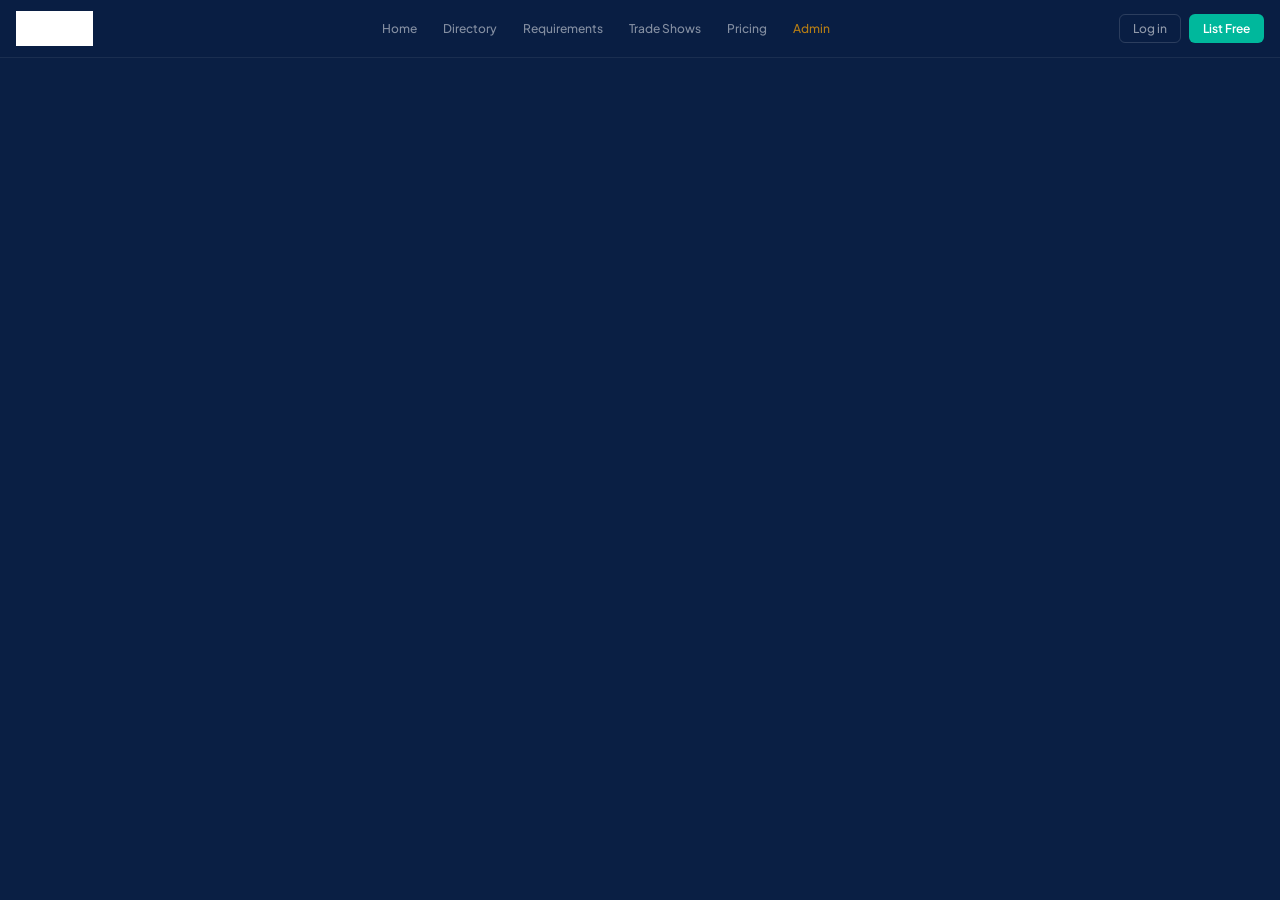
<file: auth.html>
<!DOCTYPE html>
<html lang="en">
<head>
  <meta charset="UTF-8"/>
  <meta name="viewport" content="width=device-width, initial-scale=1.0, maximum-scale=1.0"/>
  <title>Biznecto — Login / Register</title>
  <link rel="preconnect" href="https://fonts.googleapis.com"/>
  <link rel="preconnect" href="https://fonts.gstatic.com" crossorigin/>
  <link href="https://fonts.googleapis.com/css2?family=Plus+Jakarta+Sans:ital,wght@0,300;0,400;0,500;0,600;0,700;1,400&family=Fraunces:ital,opsz,wght@0,9..144,300;0,9..144,600;0,9..144,700;1,9..144,400&display=swap" rel="stylesheet"/>
  <link rel="stylesheet" href="css/styles.css"/>
</head>
<body>
<!-- PAGE TRANSITION OVERLAY -->
<div id="page-transition">
  <div class="pt-logo">
    <img src="Biznecto_Logo.png" alt="Biznecto" style="height:48px;width:auto;object-fit:contain;filter:brightness(0) invert(1);"/>
  </div>
</div>


<!-- ─── TOP NAV ─── -->
<nav class="top-nav" id="topNav">
  <a class="tn-logo" href="index.html" style="text-decoration:none; display:inline-flex; align-items:center;">
    <img src="Biznecto_Logo.png" alt="Biznecto" style="height:36px;width:auto;object-fit:contain;filter:brightness(0) invert(1);display:block;"/>
  </a>
  <div class="tn-tabs">
    <a class="tn-tab " href="index.html" style="text-decoration:none; display:inline-block;">Home</a>
    <a class="tn-tab " href="directory.html" style="text-decoration:none; display:inline-block;">Directory</a>
    <a class="tn-tab " href="requirements.html" style="text-decoration:none; display:inline-block;">Requirements</a>
    <a class="tn-tab " href="trade-shows.html" style="text-decoration:none; display:inline-block;">Trade Shows</a>
    <a class="tn-tab " href="pricing.html" style="text-decoration:none; display:inline-block;">Pricing</a>
    <a class="tn-tab " href="admin.html" style="text-decoration:none; color:rgba(255,165,0,0.7); display:inline-block;" title="Admin">Admin</a>
  </div>
  <div class="tn-right">
    <a class="tn-login" id="loginBtn" href="auth.html?tab=login" style="text-decoration:none;">Log in</a>
    <a class="tn-register" id="registerBtn" href="auth.html?tab=register" style="text-decoration:none;">List Free</a>
    <div class="tn-avatar" id="tnAvatar" onclick="window.location.href='dashboard.html'" style="cursor:pointer; display:none;">AG</div>
    <a class="tn-dash-btn" id="dashBtn" href="dashboard.html" style="text-decoration:none; display:none;">Dashboard →</a>
  </div>
</nav>

<!-- ─── BOTTOM NAV ─── -->
<nav class="b-nav">
  <a class="bn-i " href="index.html" style="text-decoration:none;">
    <span class="bn-icon"><svg xmlns="http://www.w3.org/2000/svg" viewBox="0 0 20 20" width="16" height="16" stroke="currentColor" stroke-width="1.6" stroke-linecap="round" stroke-linejoin="round" fill="none" style="display:inline-block;vertical-align:-2px;flex-shrink:0;"><path d="M3 9.5L10 3l7 6.5V17H13v-4H7v4H3V9.5z"/></svg></span>Home
  </a>
  <a class="bn-i " href="directory.html" style="text-decoration:none;">
    <span class="bn-icon"><svg xmlns="http://www.w3.org/2000/svg" viewBox="0 0 20 20" width="16" height="16" stroke="currentColor" stroke-width="1.6" stroke-linecap="round" stroke-linejoin="round" fill="none" style="display:inline-block;vertical-align:-2px;flex-shrink:0;"><circle cx="9" cy="9" r="5"/><path d="M16 16l-3.5-3.5"/></svg></span>Directory
  </a>
  <a class="bn-i " href="requirements.html" style="text-decoration:none;">
    <span class="bn-icon"><svg xmlns="http://www.w3.org/2000/svg" viewBox="0 0 20 20" width="16" height="16" stroke="currentColor" stroke-width="1.6" stroke-linecap="round" stroke-linejoin="round" fill="none" style="display:inline-block;vertical-align:-2px;flex-shrink:0;"><path d="M14 3H6a2 2 0 00-2 2v12a2 2 0 002 2h8a2 2 0 002-2V5a2 2 0 00-2-2z"/><path d="M7 8h6M7 12h4"/></svg></span>Needs
  </a>
  <a class="bn-i " href="trade-shows.html" style="text-decoration:none;">
    <span class="bn-icon"><svg xmlns="http://www.w3.org/2000/svg" viewBox="0 0 20 20" width="16" height="16" stroke="currentColor" stroke-width="1.6" stroke-linecap="round" stroke-linejoin="round" fill="none" style="display:inline-block;vertical-align:-2px;flex-shrink:0;"><rect x="2" y="4" width="16" height="14" rx="2"/><path d="M6 2v4M14 2v4M2 9h16"/></svg></span>Shows
  </a>
  <a class="bn-i " href="pricing.html" style="text-decoration:none;">
    <span class="bn-icon"><svg xmlns="http://www.w3.org/2000/svg" viewBox="0 0 20 20" width="16" height="16" stroke="currentColor" stroke-width="1.6" stroke-linecap="round" stroke-linejoin="round" fill="none" style="display:inline-block;vertical-align:-2px;flex-shrink:0;"><rect x="2" y="5" width="16" height="12" rx="1.5"/><path d="M6 5V3.5A1.5 1.5 0 017.5 2h5A1.5 1.5 0 0114 3.5V5"/></svg></span>Plans
  </a>
</nav>

<div style="min-height:100vh;display:flex;align-items:center;justify-content:center;background:#0a1f44;padding:20px;">
    <div class="auth-box" style="position:relative;">
    <a class="auth-close" style="text-decoration:none" href="index.html">✕</button>
    <div class="auth-top" style="background:#0a1f44;">
      <div style="margin-bottom:10px;">
        <img src="Biznecto_Logo.png" alt="Biznecto" style="height:44px;width:auto;object-fit:contain;filter:brightness(0) invert(1);"/>
      </div>
      <div class="auth-tagline">CONNECTING BUSINESSES GLOBALLY</div>
    </div>
    <div class="auth-tabs">
      <button class="auth-tab on" id="atLogin" onclick="switchAuth('login')">Log In</button>
      <button class="auth-tab" id="atRegister" onclick="switchAuth('register')">Create Account</button>
    </div>
    <div class="auth-body">
      <!-- Login panel -->
      <div class="auth-panel on" id="apLogin">
        <div class="form-group"><label>Email address</label><input type="email" placeholder="you@company.com"/></div>
        <div class="form-group"><label>Password</label><input type="password" placeholder="Your password"/></div>
        <button class="btn btn-teal btn-full" style="font-size:14px;padding:13px;" onclick="doLogin()">Log In →</button>
        <div class="auth-divider"><span>or</span></div>
        <button class="btn btn-outline btn-full" style="font-size:13px;padding:11px;" onclick="doLogin()">Continue with Google</button>
        <div class="auth-footer" style="margin-top:16px;">Don't have an account? <span onclick="switchAuth('register')">Create one free →</span></div>
      </div>
      <!-- Register panel -->
      <div class="auth-panel" id="apRegister">
        <div style="display:grid;grid-template-columns:1fr 1fr;gap:10px;">
          <div class="form-group"><label>Company Name</label><input type="text" placeholder="Your company"/></div>
          <div class="form-group"><label>Your Name</label><input type="text" placeholder="Full name"/></div>
        </div>
        <div class="form-group"><label>Email address</label><input type="email" placeholder="you@company.com"/></div>
        <div class="form-group"><label>Industry</label><select><option value="">Select industry...</option><option>Food & Beverage</option><option>Technology</option><option>Healthcare</option><option>Energy</option><option>Construction</option><option>Agriculture</option><option>Apparel</option><option>Other</option></select></div>
        <div class="form-group"><label>Country</label><input type="text" placeholder="e.g. UAE, Germany, UK..."/></div>
        <div class="form-group"><label>Password</label><input type="password" placeholder="Min. 8 characters"/></div>
        <button class="btn btn-teal btn-full" style="font-size:14px;padding:13px;" onclick="doRegister()">Create Free Account →</button>
        <div class="auth-footer">By registering you agree to our <span>Terms</span> & <span>Privacy Policy</span>.<br>Already have an account? <span onclick="switchAuth('login')">Log in</span></div>
      </div>
      <!-- Success panel -->
      <div class="auth-panel" id="apSuccess">
        <div class="auth-success">
          <div class="success-icon">✅</div>
          <h3>You're in!</h3>
          <p>Welcome to Biznecto. Your free account is ready.<br>Complete your profile to get your first matches.</p>
          <button class="btn btn-teal btn-full" style="margin-top:20px;font-size:14px;padding:13px;" onclick="closeAuth();goPage('dashboard',null)">Go to Dashboard →</button>
        </div>
      </div>
    </div>
  </div>
</div>

<!-- POST REQUIREMENT MODAL -->
<div class="modal-overlay" id="reqModal">
  <div class="modal-sheet" style="position:relative;">
    <div class="msh"></div>
    <button class="ms-close" onclick="closeReqModal()">✕</button>
    <div class="ms-title">Post a Requirement</div>
    <div class="ms-sub">Free for buyers. Suppliers on Biznecto will see it and respond.</div>
    <div class="form-group"><label>What do you need?</label><input type="text" placeholder="e.g. 1,000 × Bounty chocolate gift boxes (250g)"/></div>
    <div class="form-group"><label>Category</label><select><option>Food & Beverage</option><option>Technology</option><option>Healthcare</option><option>Construction</option><option>Agriculture</option><option>Energy</option></select></div>
    <div style="display:grid;grid-template-columns:1fr 1fr;gap:10px;">
      <div class="form-group"><label>Quantity</label><input type="text" placeholder="e.g. 1,000 units"/></div>
      <div class="form-group"><label>Needed By</label><input type="date"/></div>
    </div>
    <div class="form-group"><label>Budget (optional)</label><input type="text" placeholder="e.g. AED 5,000 or Open to quotes"/></div>
    <div class="form-group"><label>Description</label><textarea placeholder="Describe exactly what you need, certifications, packaging, delivery terms..."></textarea></div>
    <div class="form-group"><label>Your WhatsApp</label><input type="tel" placeholder="+971 50 000 0000"/></div>
    <button class="btn btn-teal btn-full" style="font-size:14px;padding:13px;" onclick="closeReqModal();showToast('✅ Requirement posted! Suppliers will reach out shortly.')">Post Requirement →</button>
  </div>
</div>

<!-- PRODUCT ADD/EDIT MODAL -->
<div class="prod-modal-overlay" id="prodModal">
  <div class="prod-modal-sheet">
    <div class="msh"></div>
    <button class="ms-close" onclick="closeProdModal()">✕</button>
    <div class="ms-title" id="prodModalTitle">Add Product</div>
    <div class="ms-sub">Buyers search by product name — be specific and include certifications.</div>
    <div style="margin-bottom:16px;">
      <div style="font-size:10px;font-weight:600;color:var(--muted);text-transform:uppercase;letter-spacing:.8px;margin-bottom:8px;">Product Icon</div>
      <div style="display:flex;gap:6px;flex-wrap:wrap;" id="emojiPicker">
        <span class="emoji-opt on" onclick="selectEmoji(this,'🌾')">🌾</span>
        <span class="emoji-opt" onclick="selectEmoji(this,'🍯')">🍯</span>
        <span class="emoji-opt" onclick="selectEmoji(this,'🍚')">🍚</span>
        <span class="emoji-opt" onclick="selectEmoji(this,'🫒')">🫒</span>
        <span class="emoji-opt" onclick="selectEmoji(this,'🧴')">🧴</span>
        <span class="emoji-opt" onclick="selectEmoji(this,'💊')">💊</span>
        <span class="emoji-opt" onclick="selectEmoji(this,'🔩')">🔩</span>
        <span class="emoji-opt" onclick="selectEmoji(this,'⚡')">⚡</span>
        <span class="emoji-opt" onclick="selectEmoji(this,'👕')">👕</span>
        <span class="emoji-opt" onclick="selectEmoji(this,'📦')">📦</span>
        <span class="emoji-opt" onclick="selectEmoji(this,'🍫')">🍫</span>
        <span class="emoji-opt" onclick="selectEmoji(this,'🌿')">🌿</span>
      </div>
    </div>
    <div class="form-group"><label>Product Name *</label><input type="text" id="pm-name" placeholder="e.g. Raw Sidr Honey Export Grade — 500g jar"/></div>
    <div class="form-group"><label>Category *</label>
      <select id="pm-cat">
        <option value="">Select category...</option>
        <option>Grains & Cereals</option><option>Oils & Fats</option><option>Honey & Sweeteners</option>
        <option>Dairy & Eggs</option><option>Beverages</option><option>Snacks & Confectionery</option>
        <option>Medical Devices</option><option>Pharmaceuticals</option><option>PPE & Safety</option>
        <option>Electronics & Tech</option><option>Steel & Metals</option><option>Building Materials</option>
        <option>Agricultural Produce</option><option>Textiles & Apparel</option><option>Chemicals</option>
        <option>Packaging</option><option>Other</option>
      </select>
    </div>
    <div style="display:grid;grid-template-columns:1fr 1fr;gap:10px;">
      <div class="form-group"><label>Pack Size / Unit</label><input type="text" id="pm-pack" placeholder="e.g. 500g, 25kg, 5L"/></div>
      <div class="form-group"><label>Min. Order Qty (MOQ)</label><input type="text" id="pm-moq" placeholder="e.g. 50kg, 100 units"/></div>
    </div>
    <div style="display:grid;grid-template-columns:1fr 1fr;gap:10px;">
      <div class="form-group"><label>Price Range (optional)</label><input type="text" id="pm-price" placeholder="e.g. AED 20–30/kg"/></div>
      <div class="form-group"><label>Incoterm</label><select id="pm-inco"><option value="">Not specified</option><option>EXW</option><option>FOB</option><option>CIF</option><option>DDP</option><option>FCA</option></select></div>
    </div>
    <div class="form-group"><label>Certifications</label>
      <div style="display:flex;flex-wrap:wrap;gap:8px;margin-bottom:8px;">
        <label style="display:flex;align-items:center;gap:5px;font-size:12px;font-weight:500;cursor:pointer;padding:5px 10px;border:1px solid var(--border);border-radius:100px;"><input type="checkbox" id="cert-halal" style="min-height:auto;border:none;width:13px;height:13px;margin:0;"/> Halal</label>
        <label style="display:flex;align-items:center;gap:5px;font-size:12px;font-weight:500;cursor:pointer;padding:5px 10px;border:1px solid var(--border);border-radius:100px;"><input type="checkbox" id="cert-organic" style="min-height:auto;border:none;width:13px;height:13px;margin:0;"/> Organic</label>
        <label style="display:flex;align-items:center;gap:5px;font-size:12px;font-weight:500;cursor:pointer;padding:5px 10px;border:1px solid var(--border);border-radius:100px;"><input type="checkbox" id="cert-iso" style="min-height:auto;border:none;width:13px;height:13px;margin:0;"/> ISO 22000</label>
        <label style="display:flex;align-items:center;gap:5px;font-size:12px;font-weight:500;cursor:pointer;padding:5px 10px;border:1px solid var(--border);border-radius:100px;"><input type="checkbox" id="cert-fda" style="min-height:auto;border:none;width:13px;height:13px;margin:0;"/> FDA</label>
        <label style="display:flex;align-items:center;gap:5px;font-size:12px;font-weight:500;cursor:pointer;padding:5px 10px;border:1px solid var(--border);border-radius:100px;"><input type="checkbox" id="cert-ce" style="min-height:auto;border:none;width:13px;height:13px;margin:0;"/> CE Mark</label>
        <label style="display:flex;align-items:center;gap:5px;font-size:12px;font-weight:500;cursor:pointer;padding:5px 10px;border:1px solid var(--border);border-radius:100px;"><input type="checkbox" id="cert-kosher" style="min-height:auto;border:none;width:13px;height:13px;margin:0;"/> Kosher</label>
      </div>
      <input type="text" id="pm-cert-other" placeholder="Other: HACCP, BRC, Grade A... (separate with commas)" style="font-size:13px;"/>
    </div>
    <div class="form-group"><label>Product Description</label><textarea id="pm-desc" style="min-height:90px;" placeholder="Describe origin, grade, specifications, and what makes it unique. The more detail, the more buyers can find you in search."></textarea></div>
    <div style="background:var(--teal-gl);border:1px solid var(--teal-br);border-radius:8px;padding:10px 12px;margin-bottom:16px;font-size:12px;color:var(--teal-d);">
      <svg xmlns="http://www.w3.org/2000/svg" viewBox="0 0 20 20" width="16" height="16" stroke="currentColor" stroke-width="1.6" stroke-linecap="round" stroke-linejoin="round" fill="none" style="display:inline-block;vertical-align:-2px;flex-shrink:0;"><circle cx="10" cy="10" r="8"/><path d="M10 9v5M10 7v.5"/></svg> Write "Raw Sidr Honey" not just "Honey". Specificity gets you more matches.
    </div>
    <button class="btn btn-teal btn-full" style="font-size:14px;padding:13px;" id="prodModalSaveBtn" onclick="saveProd()">Save Product →</button>
  </div>
</div>

<style>
.emoji-opt{font-size:20px;width:36px;height:36px;border-radius:8px;display:inline-flex;align-items:center;justify-content:center;cursor:pointer;border:2px solid transparent;transition:all .15s;}
.emoji-opt:hover{background:var(--sand);}
.emoji-opt.on{border-color:var(--teal);background:var(--teal-gl);}
.prod-modal-overlay{position:fixed;inset:0;z-index:600;background:rgba(13,27,42,0.65);backdrop-filter:blur(4px);display:none;align-items:flex-end;}
.prod-modal-overlay.open{display:flex;}
.prod-modal-sheet{background:#fff;border-radius:20px 20px 0 0;padding:22px 18px 80px;width:100%;max-height:92vh;overflow-y:auto;animation:slideUp .28s cubic-bezier(.4,0,.2,1);position:relative;}
@media(min-width:768px){.prod-modal-overlay{align-items:center;justify-content:center;}.prod-modal-sheet{border-radius:20px;max-width:560px;max-height:85vh;padding:28px;}}
</style>

<!-- TOAST -->
<div class="toast" id="toast"></div>

<script>

// ─── ADMIN VIEWS ───
function admView(name,el){
  document.querySelectorAll('.adm-view').forEach(v=>v.classList.remove('on'));
  document.querySelectorAll('.adm-tab').forEach(t=>t.classList.remove('on'));
  const v=document.getElementById('adv-'+name);if(v)v.classList.add('on');
  if(el)el.classList.add('on');
}

// ─── SHOW DETAIL ───
const showData={
  gulfood:{name:'Gulfood 2026',emoji:'🍽️',date:'17–21 Feb 2026',loc:'Dubai World Trade Centre, UAE',industry:'Food & Beverage',desc:'The world\'s largest annual food & beverage trade show. Gulfood connects food industry professionals with buyers, distributors, and decision-makers from 190+ countries. Over 5,000 exhibitors across 26 product sectors.',website:'https://gulfood.com',freq:'Annual',size:'5,000+ exhibitors · 100,000+ visitors',highlights:['World\'s largest food trade show','26 product sectors — dairy to specialty food','Dedicated buyer matchmaking sessions','Investor & startup programme'],suppliers:12,color:'#16a34a'},
  gitex:{name:'GITEX Global 2025',emoji:'💻',date:'13–17 Oct 2025',loc:'Dubai World Trade Centre, UAE',industry:'IT & Technology',desc:'The world\'s largest tech show and startup event. 6,500+ exhibitors across AI, cybersecurity, cloud, and emerging tech.',website:'https://gitex.com',freq:'Annual',size:'6,500+ exhibitors · 180,000+ visitors',highlights:['AI & Future Tech dedicated zones','GITEX Startup Movement — 1,000+ startups','Investor matchmaking','Global Government Summit'],suppliers:8,color:'#2563eb'},
  arabhealth:{name:'Arab Health 2026',emoji:'🏥',date:'26–29 Jan 2026',loc:'Dubai World Trade Centre, UAE',industry:'Healthcare',desc:'The largest healthcare exhibition and conference in the Middle East & Africa. Showcases medical technologies, devices, diagnostics, and health services.',website:'https://arabhealthonline.com',freq:'Annual',size:'3,000+ exhibitors · 55,000+ visitors',highlights:['Medical devices & diagnostics','Pharma & lab equipment','Hospital design & infrastructure','CME accredited conference'],suppliers:6,color:'#7c3aed'},
  adipec:{name:'ADIPEC 2025',emoji:'⚡',date:'4–7 Nov 2025',loc:'ADNEC, Abu Dhabi, UAE',industry:'Energy & Petroleum',desc:'The world\'s most impactful energy event. Brings together energy ministers, CEOs, and innovators shaping the future of energy — from oil & gas to renewables.',website:'https://adipec.com',freq:'Annual',size:'2,200+ exhibitors · 160,000+ visitors',highlights:['Oil & gas equipment & services','Energy transition technologies','Offshore & marine zone','Technical conference & awards'],suppliers:4,color:'#f59e0b'},
  hannover:{name:'Hannover Messe 2026',emoji:'🏭',date:'22–26 Mar 2026',loc:'Hannover Exhibition Grounds, Germany',industry:'Manufacturing',desc:'The world\'s leading trade fair for industrial technology. Covers automation, energy, digital transformation, and industrial supply chains.',website:'https://hannovermesse.de',freq:'Annual',size:'4,000+ exhibitors · 130,000+ visitors',highlights:['Industrial automation & robotics','Digital factory & IIoT','Energy & mobility','Hydrogen & decarbonisation'],suppliers:9,color:'#0a1f44'},
  ces:{name:'CES 2026',emoji:'📱',date:'7–10 Jan 2026',loc:'Las Vegas Convention Center, USA',industry:'Consumer Electronics',desc:'The most influential tech event in the world. Showcases breakthrough technologies — from 8K TVs to autonomous vehicles, smart homes, and health tech.',website:'https://ces.tech',freq:'Annual',size:'4,500+ exhibitors · 135,000+ visitors',highlights:['Consumer electronics & gadgets','Automotive & mobility tech','Health & wellness tech','Startup & innovation zones'],suppliers:5,color:'#2563eb'},
  anuga:{name:'Anuga 2025',emoji:'🌾',date:'4–8 Oct 2025',loc:'Cologne Exhibition Centre, Germany',industry:'Food & Beverage',desc:'The world\'s leading trade fair for food and beverages. Global meeting point for the food & beverage sector — buyers from 200+ countries across 10 specialised trade fairs.',website:'https://anuga.com',freq:'Biennial',size:'7,500+ exhibitors · 170,000+ visitors',highlights:['10 specialised shows in one','Organic & health food','Beverages & dairy','Retail & foodservice buyers'],suppliers:7,color:'#16a34a'},
  big5:{name:'Big 5 Global 2025',emoji:'🏗️',date:'24–27 Nov 2025',loc:'Dubai World Trade Centre, UAE',industry:'Construction',desc:"The Middle East's largest construction and building materials exhibition. Connects construction professionals with suppliers of building materials, systems, and technologies.",website:'https://big5construct.com',freq:'Annual',size:'2,500+ exhibitors · 75,000+ visitors',highlights:['Building materials & products','Structural & civil engineering','Smart building technology','MEP (mechanical, electrical, plumbing)'],suppliers:3,color:'#92400e'}
};
function openShow(key){
  navigateTo('show.html?id='+key);
}



// ─── PAGE TRANSITION ───
function navigateTo(url){
  const overlay=document.getElementById('page-transition');
  overlay.classList.add('visible');
  setTimeout(()=>{window.location.href=url;},380);
}
window.addEventListener('pageshow',function(e){
  const overlay=document.getElementById('page-transition');
  if(overlay)overlay.classList.remove('visible');
});

// ─── STATE ───
let loggedIn = false;
let currentPlan = 'free';
let selectedEmoji = '🌾';
let editingProdId = null;
const pages = ['home','directory','requirements','tradeshows','pricing','dashboard','showdetail','admin'];

// ─── PAGE NAV ───
function goPage(id, triggerEl) {
  if(id === 'dashboard' && !loggedIn){ openAuth('login'); return; }
  pages.forEach(p => { const el = document.getElementById('page-'+p); if(el) el.classList.toggle('on', p===id); });
  document.querySelectorAll('.tn-tab').forEach(t => t.classList.remove('on'));
  if(triggerEl && triggerEl.classList.contains('tn-tab')) triggerEl.classList.add('on');
  else document.querySelectorAll('.tn-tab').forEach(t => { if(t.textContent.toLowerCase().trim().startsWith(id.slice(0,4))) t.classList.add('on'); });
  document.querySelectorAll('.bn-i').forEach(b => b.classList.toggle('on', b.dataset.p===id));
  window.scrollTo(0,0);
}
function goCategory(cat) {
  document.getElementById('dirInput').value = cat;
  runSearch();
  goPage('directory', null);
}
function fc(el, group) {
  el.closest('.fchips').querySelectorAll('.fchip').forEach(c => c.classList.remove('on'));
  el.classList.add('on');
}
function runSearch() {
  const q = document.getElementById('dirInput').value.trim();
  const defView = document.getElementById('dirDefaultView');
  const srchView = document.getElementById('dirSearchView');
  if(q) {
    defView.style.display='none'; srchView.style.display='block';
    document.getElementById('searchTerm').textContent=q;
    document.getElementById('searchCount').textContent=Math.floor(Math.random()*6)+3;
    const pname1=document.getElementById('prc-pname-1');
    const pname2=document.getElementById('prc-pname-2');
    const emoji1=document.getElementById('prc-emoji-1');
    const ql=q.toLowerCase();
    if(ql.includes('honey')){ pname1.textContent='Raw Sidr Honey — Export Grade'; pname2.textContent='Manuka Honey MGO 300+ Certified'; emoji1.textContent='🍯'; }
    else if(ql.includes('steel')||ql.includes('pipe')){ pname1.textContent='Stainless Steel Pipes — Grade 316'; pname2.textContent='Galvanized Steel Pipe — API 5L'; emoji1.textContent='🔩'; }
    else if(ql.includes('solar')||ql.includes('panel')){ pname1.textContent='Solar Panel 550W Monocrystalline'; pname2.textContent='Solar Panel 400W Bifacial'; emoji1.textContent='⚡'; }
    else if(ql.includes('glove')||ql.includes('medical')){ pname1.textContent='Nitrile Examination Gloves (Box 100)'; pname2.textContent='Latex Surgical Gloves — Sterile'; emoji1.textContent='🧤'; }
    else if(ql.includes('chocolate')||ql.includes('bounty')){ pname1.textContent='Bounty Chocolate Gift Box 250g'; pname2.textContent='Mixed Chocolate Gift Set — 12pc'; emoji1.textContent='🍫'; }
    else if(ql.includes('rice')){ pname1.textContent='Basmati Rice Premium — 25kg Export'; pname2.textContent='Jasmine Rice Grade A — 50kg Bulk'; emoji1.textContent='🍚'; }
    else { pname1.textContent=q+' — Export Grade'; pname2.textContent=q+' — Premium Quality'; emoji1.textContent='📦'; }
  } else { clearSearch(); }
}
function clearSearch() {
  document.getElementById('dirInput').value='';
  document.getElementById('dirDefaultView').style.display='block';
  document.getElementById('dirSearchView').style.display='none';
}
function hs(txt) { document.getElementById('heroInput').value=txt; }
function doHeroSearch() {
  const q=document.getElementById('heroInput').value.trim();
  if(q){ document.getElementById('dirInput').value=q; runSearch(); goPage('directory',null); }
}
function openAuth(tab) {
  document.getElementById('authOverlay').classList.add('open');
  switchAuth(tab||'login');
  document.body.style.overflow='hidden';
}
function closeAuth() { document.getElementById('authOverlay').classList.remove('open'); document.body.style.overflow=''; }
function switchAuth(tab) {
  document.querySelectorAll('.auth-tab').forEach(t=>t.classList.remove('on'));
  document.querySelectorAll('.auth-panel').forEach(p=>p.classList.remove('on'));
  const tid='at'+tab.charAt(0).toUpperCase()+tab.slice(1);
  const pid='ap'+tab.charAt(0).toUpperCase()+tab.slice(1);
  if(document.getElementById(tid)) document.getElementById(tid).classList.add('on');
  if(document.getElementById(pid)) document.getElementById(pid).classList.add('on');
}
function doLogin() {
  loggedIn=true;
  document.querySelectorAll('.auth-panel').forEach(p=>p.classList.remove('on'));
  document.getElementById('apSuccess').classList.add('on');
  document.getElementById('loginBtn').style.display='none';
  document.getElementById('registerBtn').style.display='none';
  document.getElementById('tnAvatar').style.display='flex';
  document.getElementById('dashBtn').style.display='block';
}
function doRegister(){ doLogin(); }
function logout() {
  loggedIn=false;
  document.getElementById('loginBtn').style.display='';
  document.getElementById('registerBtn').style.display='';
  document.getElementById('tnAvatar').style.display='none';
  document.getElementById('dashBtn').style.display='none';
  goPage('home',null); showToast('Logged out');
}
document.getElementById('authOverlay').addEventListener('click',function(e){if(e.target===this)closeAuth();});
function openReqModal(){ document.getElementById('reqModal').classList.add('open'); document.body.style.overflow='hidden'; }
function closeReqModal(){ document.getElementById('reqModal').classList.remove('open'); document.body.style.overflow=''; }
document.getElementById('reqModal').addEventListener('click',function(e){if(e.target===this)closeReqModal();});

// PRODUCT MODAL
const prodData={
  1:{name:'Wheat Flour 25kg',cat:'Grains & Cereals',pack:'25kg bag',moq:'1 tonne',price:'AED 65-80/bag',desc:'Premium grade wheat flour. Export ready.',emoji:'🌾',certs:['halal','iso']},
  2:{name:'Basmati Rice Premium',cat:'Grains & Cereals',pack:'50kg bag',moq:'500kg',price:'AED 120-150/50kg',desc:'Long grain aged basmati for retail and food service.',emoji:'🍚',certs:['halal']},
  3:{name:'Sunflower Oil',cat:'Oils & Fats',pack:'5L / 20L',moq:'200 units',price:'AED 18-22/L',desc:'Refined sunflower oil in 5L PET and 20L bulk containers.',emoji:'🫒',certs:['halal']}
};
function openProdModal() {
  editingProdId=null;
  document.getElementById('prodModalTitle').textContent='Add Product';
  document.getElementById('prodModalSaveBtn').textContent='Save Product →';
  ['pm-name','pm-pack','pm-moq','pm-price','pm-cert-other','pm-desc'].forEach(id=>{const el=document.getElementById(id);if(el)el.value='';});
  const cat=document.getElementById('pm-cat'); if(cat)cat.value='';
  ['halal','organic','iso','fda','ce','kosher'].forEach(c=>{const el=document.getElementById('cert-'+c);if(el)el.checked=false;});
  const first=document.querySelector('.emoji-opt'); if(first)selectEmoji(first,'🌾');
  document.getElementById('prodModal').classList.add('open'); document.body.style.overflow='hidden';
}
function openEditProd(id) {
  editingProdId=id; const d=prodData[id]; if(!d)return;
  document.getElementById('prodModalTitle').textContent='Edit Product';
  document.getElementById('prodModalSaveBtn').textContent='Update Product →';
  document.getElementById('pm-name').value=d.name;
  document.getElementById('pm-cat').value=d.cat;
  document.getElementById('pm-pack').value=d.pack;
  document.getElementById('pm-moq').value=d.moq;
  document.getElementById('pm-price').value=d.price;
  document.getElementById('pm-desc').value=d.desc;
  document.getElementById('pm-cert-other').value='';
  ['halal','organic','iso','fda','ce','kosher'].forEach(c=>{const el=document.getElementById('cert-'+c);if(el)el.checked=(d.certs||[]).includes(c);});
  const emojiEl=Array.from(document.querySelectorAll('.emoji-opt')).find(e=>e.textContent.trim()===d.emoji);
  if(emojiEl)selectEmoji(emojiEl,d.emoji);
  document.getElementById('prodModal').classList.add('open'); document.body.style.overflow='hidden';
}
function closeProdModal(){ document.getElementById('prodModal').classList.remove('open'); document.body.style.overflow=''; }
function saveProd(){
  const name=document.getElementById('pm-name').value.trim();
  if(!name){showToast('⚠️ Add a product name');return;}
  closeProdModal(); showToast(editingProdId?'✅ Product updated!':'✅ Product added!');
}
function deleteProd(id){
  const row=document.getElementById('pr-'+id);
  if(row){row.style.opacity='0';row.style.transition='opacity .3s';setTimeout(()=>{row.remove();showToast('Product deleted');},300);}
}
function selectEmoji(el,emoji){
  document.querySelectorAll('.emoji-opt').forEach(e=>e.classList.remove('on'));
  el.classList.add('on'); selectedEmoji=emoji;
}
if(document.getElementById('prodModal')) document.getElementById('prodModal').addEventListener('click',function(e){if(e.target===this)closeProdModal();});

const dashTitles={overview:'Overview',profile:'My Profile',products:'Products',matches:'My Matches',visibility:'Listing Visibility',upgrade:'Plans & Upgrade',settings:'Settings'};
const dashSubs={overview:'Welcome back, Ahmed',profile:'Edit your company details',products:'Manage your product catalogue',matches:'Your automatic match results',visibility:'Control what buyers can see',upgrade:'Choose the right plan',settings:'Account & notification settings'};
function dashView(name,mobEl){
  document.querySelectorAll('.dview').forEach(v=>v.classList.remove('on'));
  document.querySelectorAll('.ds-item').forEach(b=>b.classList.remove('on'));
  const dv=document.getElementById('dv-'+name); if(dv)dv.classList.add('on');
  const dni=document.getElementById('dni-'+name); if(dni)dni.classList.add('on');
  if(mobEl){document.querySelectorAll('.dmn-item').forEach(m=>m.classList.remove('on'));mobEl.classList.add('on');}
  if(document.getElementById('dtbTitle'))document.getElementById('dtbTitle').textContent=dashTitles[name]||name;
  if(document.getElementById('dtbSub'))document.getElementById('dtbSub').textContent=dashSubs[name]||'';
  const dm=document.querySelector('.dash-main'); if(dm)dm.scrollTo(0,0);
}
function selectPlan(plan){ currentPlan=plan; applyPlan(); showToast('✅ Switched to '+plan.charAt(0).toUpperCase()+plan.slice(1)+'!'); setTimeout(()=>dashView('overview'),1200); }
function applyPlan(){
  const p=currentPlan;
  const dotC={free:'#9eaab6',pro:'#00b89c',premium:'#f59e0b'};
  if(document.getElementById('dsPlanDot'))document.getElementById('dsPlanDot').style.background=dotC[p];
  if(document.getElementById('dsPlanName'))document.getElementById('dsPlanName').textContent=p.charAt(0).toUpperCase()+p.slice(1);
  const banEl=document.getElementById('planBanner');
  if(banEl){
    banEl.className='plan-banner '+p;
    document.getElementById('pbBadge').className='pb-badge '+p;
    document.getElementById('pbBadge').textContent=p.toUpperCase()+' PLAN';
    if(p==='free'){
      document.getElementById('pbTitle').textContent="You're on Free";
      document.getElementById('pbDesc').textContent="Upgrade to Pro to make products searchable and unlock 5 matches.";
      document.getElementById('pbRight').innerHTML=`<button class="btn btn-teal" style="font-size:12px;padding:8px 14px;" onclick="dashView('upgrade')">Upgrade →</button>`;
    } else if(p==='pro'){
      document.getElementById('pbTitle').textContent="You're on Pro";
      document.getElementById('pbDesc').textContent="Products visible in search · 5 matches · Featured listing.";
      document.getElementById('pbRight').innerHTML=`<button class="btn" style="background:var(--ink);color:#fff;font-size:12px;padding:8px 14px;" onclick="dashView('upgrade')">→ Premium</button>`;
    } else {
      document.getElementById('pbTitle').textContent="You're on Premium";
      document.getElementById('pbDesc').textContent="Full access · 10+ matches · Unlimited products · Requirement contacts unlocked.";
      document.getElementById('pbRight').innerHTML=`<span style="font-size:12px;color:var(--green);font-weight:600;">✓ Full access</span>`;
    }
  }
  if(document.getElementById('dStatMatches'))document.getElementById('dStatMatches').textContent=p==='free'?'3':p==='pro'?'5':'10+';
  if(document.getElementById('dStatMatchSub'))document.getElementById('dStatMatchSub').textContent=p==='free'?'1 visible':'All unlocked';
  if(document.getElementById('dStatProdSub'))document.getElementById('dStatProdSub').textContent=p==='free'?'Hidden from buyers':p==='pro'?'Visible in search (up to 10)':'Unlimited & visible';
  if(document.getElementById('visCurrentPlan'))document.getElementById('visCurrentPlan').textContent=p.charAt(0).toUpperCase()+p.slice(1);
  ['free','pro','premium'].forEach(pl=>{
    const el=document.getElementById('po-'+pl); if(!el)return;
    el.className='plan-opt'+(pl===p?' curr':pl==='pro'&&p==='free'?' pop':'');
    const btn=el.querySelector('.po-btn'); if(!btn)return;
    btn.disabled=false;
    if(pl===p){btn.textContent='Active Plan';btn.className='po-btn po-btn-curr';btn.disabled=true;}
    else if(pl==='pro'){btn.textContent='Upgrade to Pro';btn.className='po-btn po-btn-teal';btn.onclick=()=>selectPlan('pro');}
    else if(pl==='premium'){btn.textContent='Get Premium';btn.className='po-btn po-btn-navy';btn.onclick=()=>selectPlan('premium');}
    else{btn.textContent='Switch to Free';btn.className='po-btn po-btn-curr';btn.onclick=()=>selectPlan('free');}
  });
}
function handleProdToggle(){
  if(currentPlan==='free'){showToast('Upgrade to Pro to enable product search visibility');return;}
  document.getElementById('prodSearchToggle').classList.toggle('on');
  showToast('Product search visibility updated');
}
function showToast(msg){
  const t=document.getElementById('toast'); t.textContent=msg; t.classList.add('show');
  setTimeout(()=>t.classList.remove('show'),2800);
}
const pts=['organic honey','solar panels','medical gloves','steel pipes 316','Bounty chocolate boxes','basmati rice bulk'];
let pi=0;
setInterval(()=>{pi=(pi+1)%pts.length;const i=document.getElementById('heroInput');if(i&&document.activeElement!==i)i.placeholder='Search: '+pts[pi]+'...';},3200);
applyPlan();

</scrip
</div>

<div class="toast" id="toast"></div>

<!-- MODALS -->
<div class="modal-overlay" id="reqModal">
  <div class="modal-sheet" style="position:relative;">
    <button class="ms-close" onclick="closeReqModal()">✕</button>
    <div class="msh"></div>
    <div class="ms-title">Post a Requirement</div>
    <div class="ms-sub">Tell suppliers what you need. Get quotes fast.</div>
    <div style="display:flex;flex-direction:column;gap:14px;">
      <div>
        <label style="display:block;font-size:12px;font-weight:600;color:var(--ink);margin-bottom:6px;">Requirement Title</label>
        <input type="text" placeholder="e.g. 500kg Raw Organic Honey" style="width:100%;border:1.5px solid var(--border);border-radius:10px;padding:12px 14px;font-family:var(--fb);font-size:14px;font-weight:500;outline:none;" />
      </div>
      <div style="display:flex;gap:10px;">
        <div style="flex:1;">
          <label style="display:block;font-size:12px;font-weight:600;color:var(--ink);margin-bottom:6px;">Category</label>
          <select style="width:100%;border:1.5px solid var(--border);border-radius:10px;padding:12px 14px;font-family:var(--fb);font-size:14px;font-weight:500;outline:none;background:#fff;appearance:none;"><option>Food & Beverage</option><option>Agriculture</option></select>
        </div>
        <div style="flex:1;">
          <label style="display:block;font-size:12px;font-weight:600;color:var(--ink);margin-bottom:6px;">Quantity</label>
          <input type="text" placeholder="e.g. 500" style="width:100%;border:1.5px solid var(--border);border-radius:10px;padding:12px 14px;font-family:var(--fb);font-size:14px;font-weight:500;outline:none;" />
        </div>
      </div>
      <div>
        <label style="display:block;font-size:12px;font-weight:600;color:var(--ink);margin-bottom:6px;">Details</label>
        <textarea rows="4" placeholder="Describe quality, packaging, target price, delivery terms..." style="width:100%;border:1.5px solid var(--border);border-radius:10px;padding:12px 14px;font-family:var(--fb);font-size:14px;font-weight:500;outline:none;resize:none;"></textarea>
      </div>
      <button class="btn btn-teal" style="width:100%;padding:14px;font-size:15px;justify-content:center;margin-top:8px;" onclick="closeReqModal(); showToast('Requirement posted successfully!')">Post Requirement →</button>
    </div>
  </div>
</div>

<script src="js/main.js"></script>
<script>
document.addEventListener('DOMContentLoaded', () => {
    if(window.location.hash === '#post') {
        openReqModal();
    }
    
    // Auth Check
    if ('' === 'dashboard' || '' === 'admin') {
        if(localStorage.getItem('biz_logged_in') !== 'true') {
            window.location.href = 'auth.html?next=' + 'dashboard.html' + '&tab=login';
        }
    }
    // Auth specific logic executed below components since they are separated.
});
</script>
</body>
</html>
</file>
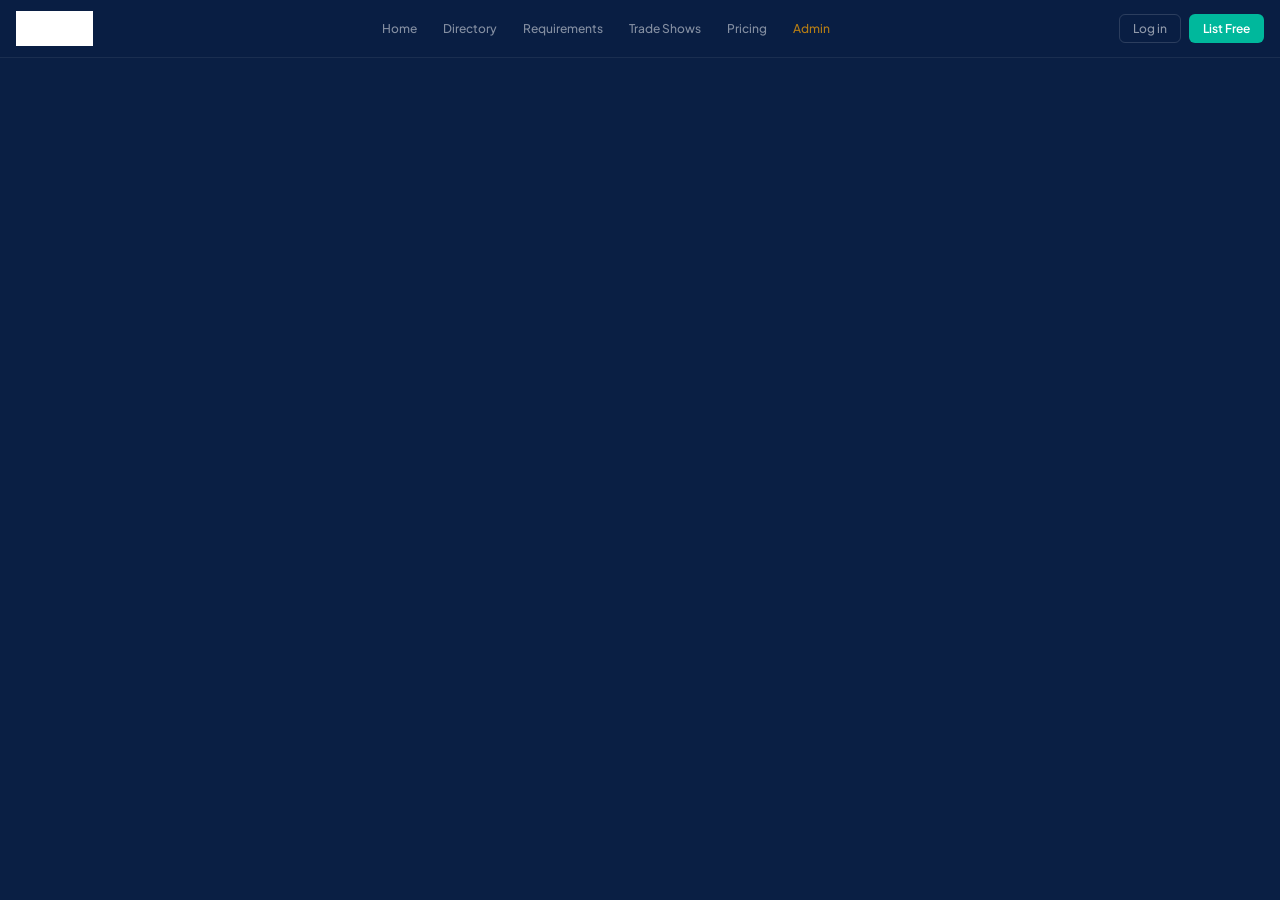
<file: dashboard.html>
<!DOCTYPE html>
<html lang="en">
<head>
  <meta charset="UTF-8"/>
  <meta name="viewport" content="width=device-width, initial-scale=1.0, maximum-scale=1.0"/>
  <title>Biznecto — Dashboard</title>
  <link rel="preconnect" href="https://fonts.googleapis.com"/>
  <link rel="preconnect" href="https://fonts.gstatic.com" crossorigin/>
  <link href="https://fonts.googleapis.com/css2?family=Plus+Jakarta+Sans:ital,wght@0,300;0,400;0,500;0,600;0,700;1,400&family=Fraunces:ital,opsz,wght@0,9..144,300;0,9..144,600;0,9..144,700;1,9..144,400&display=swap" rel="stylesheet"/>
  <link rel="stylesheet" href="css/styles.css"/>
</head>
<body>
<!-- PAGE TRANSITION OVERLAY -->
<div id="page-transition">
  <div class="pt-logo">
    <img src="Biznecto_Logo.png" alt="Biznecto" style="height:48px;width:auto;object-fit:contain;filter:brightness(0) invert(1);"/>
  </div>
</div>


<!-- ─── TOP NAV ─── -->
<nav class="top-nav" id="topNav">
  <a class="tn-logo" href="index.html" style="text-decoration:none; display:inline-flex; align-items:center;">
    <img src="Biznecto_Logo.png" alt="Biznecto" style="height:36px;width:auto;object-fit:contain;filter:brightness(0) invert(1);display:block;"/>
  </a>
  <div class="tn-tabs">
    <a class="tn-tab " href="index.html" style="text-decoration:none; display:inline-block;">Home</a>
    <a class="tn-tab " href="directory.html" style="text-decoration:none; display:inline-block;">Directory</a>
    <a class="tn-tab " href="requirements.html" style="text-decoration:none; display:inline-block;">Requirements</a>
    <a class="tn-tab " href="trade-shows.html" style="text-decoration:none; display:inline-block;">Trade Shows</a>
    <a class="tn-tab " href="pricing.html" style="text-decoration:none; display:inline-block;">Pricing</a>
    <a class="tn-tab " href="admin.html" style="text-decoration:none; color:rgba(255,165,0,0.7); display:inline-block;" title="Admin">Admin</a>
  </div>
  <div class="tn-right">
    <a class="tn-login" id="loginBtn" href="auth.html?tab=login" style="text-decoration:none;">Log in</a>
    <a class="tn-register" id="registerBtn" href="auth.html?tab=register" style="text-decoration:none;">List Free</a>
    <div class="tn-avatar" id="tnAvatar" onclick="window.location.href='dashboard.html'" style="cursor:pointer; display:none;">AG</div>
    <a class="tn-dash-btn" id="dashBtn" href="dashboard.html" style="text-decoration:none; display:none;">Dashboard →</a>
  </div>
</nav>

<!-- ─── BOTTOM NAV ─── -->
<nav class="b-nav">
  <a class="bn-i " href="index.html" style="text-decoration:none;">
    <span class="bn-icon"><svg xmlns="http://www.w3.org/2000/svg" viewBox="0 0 20 20" width="16" height="16" stroke="currentColor" stroke-width="1.6" stroke-linecap="round" stroke-linejoin="round" fill="none" style="display:inline-block;vertical-align:-2px;flex-shrink:0;"><path d="M3 9.5L10 3l7 6.5V17H13v-4H7v4H3V9.5z"/></svg></span>Home
  </a>
  <a class="bn-i " href="directory.html" style="text-decoration:none;">
    <span class="bn-icon"><svg xmlns="http://www.w3.org/2000/svg" viewBox="0 0 20 20" width="16" height="16" stroke="currentColor" stroke-width="1.6" stroke-linecap="round" stroke-linejoin="round" fill="none" style="display:inline-block;vertical-align:-2px;flex-shrink:0;"><circle cx="9" cy="9" r="5"/><path d="M16 16l-3.5-3.5"/></svg></span>Directory
  </a>
  <a class="bn-i " href="requirements.html" style="text-decoration:none;">
    <span class="bn-icon"><svg xmlns="http://www.w3.org/2000/svg" viewBox="0 0 20 20" width="16" height="16" stroke="currentColor" stroke-width="1.6" stroke-linecap="round" stroke-linejoin="round" fill="none" style="display:inline-block;vertical-align:-2px;flex-shrink:0;"><path d="M14 3H6a2 2 0 00-2 2v12a2 2 0 002 2h8a2 2 0 002-2V5a2 2 0 00-2-2z"/><path d="M7 8h6M7 12h4"/></svg></span>Needs
  </a>
  <a class="bn-i " href="trade-shows.html" style="text-decoration:none;">
    <span class="bn-icon"><svg xmlns="http://www.w3.org/2000/svg" viewBox="0 0 20 20" width="16" height="16" stroke="currentColor" stroke-width="1.6" stroke-linecap="round" stroke-linejoin="round" fill="none" style="display:inline-block;vertical-align:-2px;flex-shrink:0;"><rect x="2" y="4" width="16" height="14" rx="2"/><path d="M6 2v4M14 2v4M2 9h16"/></svg></span>Shows
  </a>
  <a class="bn-i " href="pricing.html" style="text-decoration:none;">
    <span class="bn-icon"><svg xmlns="http://www.w3.org/2000/svg" viewBox="0 0 20 20" width="16" height="16" stroke="currentColor" stroke-width="1.6" stroke-linecap="round" stroke-linejoin="round" fill="none" style="display:inline-block;vertical-align:-2px;flex-shrink:0;"><rect x="2" y="5" width="16" height="12" rx="1.5"/><path d="M6 5V3.5A1.5 1.5 0 017.5 2h5A1.5 1.5 0 0114 3.5V5"/></svg></span>Plans
  </a>
</nav>

<div class="dash-layout">
    <!-- Sidebar (desktop) -->
    <aside class="dash-sidebar" id="dashSidebar">
      <div class="ds-logo"><div href="index.html" style="display:inline-flex;align-items:center;gap:0;cursor:pointer;margin-bottom:2px;">
        <span style="background:var(--teal);color:#fff;padding:2px 6px;font-family:var(--fb);font-weight:900;font-size:13px;letter-spacing:.5px;border-radius:2px 0 0 2px;line-height:1.4;">BIZ</span><span style="color:#fff;font-family:var(--fb);font-weight:800;font-size:13px;letter-spacing:.5px;padding:2px 5px;border:1.5px solid rgba(255,255,255,0.18);border-left:none;border-radius:0 2px 2px 0;line-height:1.4;">NECTO</span>
      </div><p>Client Dashboard</p></div>
      <div class="ds-plan"><div class="ds-plan-lbl">Current Plan</div><div class="ds-plan-badge"><div class="ds-plan-dot" id="dsPlanDot"></div><span class="ds-plan-name" id="dsPlanName">Free</span></div><div class="ds-plan-up" onclick="dashView('upgrade')">Upgrade Plan →</div></div>
      <nav class="ds-nav">
        <div class="ds-sec">Main</div>
        <button class="ds-item on" id="dni-overview" onclick="dashView('overview')"><span class="di-icon"><svg xmlns="http://www.w3.org/2000/svg" viewBox="0 0 20 20" width="16" height="16" stroke="currentColor" stroke-width="1.6" stroke-linecap="round" stroke-linejoin="round" fill="none"  style="display:inline-block;vertical-align:-2px;flex-shrink:0;"><rect x="2" y="2" width="7" height="7" rx="1"/><rect x="11" y="2" width="7" height="7" rx="1"/><rect x="2" y="11" width="7" height="7" rx="1"/><rect x="11" y="11" width="7" height="7" rx="1"/></svg></span><span>Overview</span></button>
        <button class="ds-item" id="dni-profile" onclick="dashView('profile')"><span class="di-icon"><svg xmlns="http://www.w3.org/2000/svg" viewBox="0 0 20 20" width="16" height="16" stroke="currentColor" stroke-width="1.6" stroke-linecap="round" stroke-linejoin="round" fill="none"  style="display:inline-block;vertical-align:-2px;flex-shrink:0;"><rect x="3" y="3" width="14" height="14" rx="2"/><circle cx="10" cy="8" r="2.5"/><path d="M5 16c0-2.5 2.2-4 5-4s5 1.5 5 4"/></svg></span><span>My Profile</span></button>
        <button class="ds-item" id="dni-products" onclick="dashView('products')"><span class="di-icon"><svg xmlns="http://www.w3.org/2000/svg" viewBox="0 0 20 20" width="16" height="16" stroke="currentColor" stroke-width="1.6" stroke-linecap="round" stroke-linejoin="round" fill="none"  style="display:inline-block;vertical-align:-2px;flex-shrink:0;"><path d="M3 7l7-4 7 4v9l-7 4-7-4V7z"/><path d="M10 3v13M3 7l7 4 7-4"/></svg></span><span>Products</span></button>
        <button class="ds-item" id="dni-matches" onclick="dashView('matches')"><span class="di-icon"><svg xmlns="http://www.w3.org/2000/svg" viewBox="0 0 20 20" width="16" height="16" stroke="currentColor" stroke-width="1.6" stroke-linecap="round" stroke-linejoin="round" fill="none"  style="display:inline-block;vertical-align:-2px;flex-shrink:0;"><path d="M18 8A8 8 0 113.34 14"/><path d="M3 10V14H7"/></svg></span><span>My Matches</span><span class="ds-badge">3</span></button>
        <div class="ds-sec">Visibility</div>
        <button class="ds-item" id="dni-visibility" onclick="dashView('visibility')"><span class="di-icon"><svg xmlns="http://www.w3.org/2000/svg" viewBox="0 0 20 20" width="16" height="16" stroke="currentColor" stroke-width="1.6" stroke-linecap="round" stroke-linejoin="round" fill="none"  style="display:inline-block;vertical-align:-2px;flex-shrink:0;"><path d="M1 10s3.5-7 9-7 9 7 9 7-3.5 7-9 7-9-7-9-7z"/><circle cx="10" cy="10" r="3"/></svg></span><span>Listing Visibility</span></button>
        <button class="ds-item" id="dni-upgrade" onclick="dashView('upgrade')"><span class="di-icon"><svg xmlns="http://www.w3.org/2000/svg" viewBox="0 0 20 20" width="16" height="16" stroke="currentColor" stroke-width="1.6" stroke-linecap="round" stroke-linejoin="round" fill="none"  style="display:inline-block;vertical-align:-2px;flex-shrink:0;"><polygon points="10,2 12.9,7.6 19,8.5 14.5,12.9 15.6,19 10,16 4.4,19 5.5,12.9 1,8.5 7.1,7.6"/></svg></span><span>Plans & Upgrade</span></button>
        <div class="ds-sec">Account</div>
        <button class="ds-item" id="dni-settings" onclick="dashView('settings')"><span class="di-icon"><svg xmlns="http://www.w3.org/2000/svg" viewBox="0 0 20 20" width="16" height="16" stroke="currentColor" stroke-width="1.6" stroke-linecap="round" stroke-linejoin="round" fill="none"  style="display:inline-block;vertical-align:-2px;flex-shrink:0;"><circle cx="10" cy="10" r="3"/><path d="M10 2v2M10 16v2M2 10h2M16 10h2M4.2 4.2l1.4 1.4M14.4 14.4l1.4 1.4M4.2 15.8l1.4-1.4M14.4 5.6l1.4-1.4"/></svg></span><span>Settings</span></button>
      </nav>
      <div class="ds-bottom"><div class="ds-user"><div class="ds-avatar">AG</div><div class="ds-user-info"><p>AlphaGrain Foods</p><span><a href="/cdn-cgi/l/email-protection" class="__cf_email__" data-cfemail="76171e1b131236171a061e171104171f18581713">[email&#160;protected]</a></span></div></div></div>
    </aside>

    <!-- Main -->
    <div class="dash-main">
      <div class="dash-topbar">
        <div class="dtb-left"><h2 id="dtbTitle">Overview</h2><p id="dtbSub">Welcome back, Ahmed</p></div>
        <div class="dtb-right"><div class="dtb-notif"><svg xmlns="http://www.w3.org/2000/svg" viewBox="0 0 20 20" width="16" height="16" stroke="currentColor" stroke-width="1.6" stroke-linecap="round" stroke-linejoin="round" fill="none"  style="display:inline-block;vertical-align:-2px;flex-shrink:0;"><path d="M6 10a4 4 0 018 0c0 4 2 6 2 6H4s2-2 2-6"/><path d="M8.5 18a1.5 1.5 0 003 0"/></svg><div class="notif-dot"></div></div><button class="dtb-btn" onclick="dashView('upgrade')">⭐ Upgrade</button></div>
      </div>
      <!-- Mobile nav -->
      <div class="dash-mob-nav">
        <button class="dmn-item on" onclick="dashView('overview',this)">Overview</button>
        <button class="dmn-item" onclick="dashView('profile',this)"><svg xmlns="http://www.w3.org/2000/svg" viewBox="0 0 20 20" width="16" height="16" stroke="currentColor" stroke-width="1.6" stroke-linecap="round" stroke-linejoin="round" fill="none" style="display:inline-block;vertical-align:-2px;flex-shrink:0;"><rect x="3" y="3" width="14" height="14" rx="2"/><circle cx="10" cy="8" r="2.5"/><path d="M5 16c0-2.5 2.2-4 5-4s5 1.5 5 4"/></svg> Profile</button>
        <button class="dmn-item" onclick="dashView('products',this)"><svg xmlns="http://www.w3.org/2000/svg" viewBox="0 0 20 20" width="16" height="16" stroke="currentColor" stroke-width="1.6" stroke-linecap="round" stroke-linejoin="round" fill="none" style="display:inline-block;vertical-align:-2px;flex-shrink:0;"><path d="M3 7l7-4 7 4v9l-7 4-7-4V7z"/><path d="M10 3v13M3 7l7 4 7-4"/></svg> Products</button>
        <button class="dmn-item" onclick="dashView('matches',this)"><svg xmlns="http://www.w3.org/2000/svg" viewBox="0 0 20 20" width="16" height="16" stroke="currentColor" stroke-width="1.6" stroke-linecap="round" stroke-linejoin="round" fill="none" style="display:inline-block;vertical-align:-2px;flex-shrink:0;"><path d="M18 8A8 8 0 113.34 14"/><path d="M3 10V14H7"/></svg> Matches</button>
        <button class="dmn-item" onclick="dashView('visibility',this)"><svg xmlns="http://www.w3.org/2000/svg" viewBox="0 0 20 20" width="16" height="16" stroke="currentColor" stroke-width="1.6" stroke-linecap="round" stroke-linejoin="round" fill="none" style="display:inline-block;vertical-align:-2px;flex-shrink:0;"><path d="M1 10s3.5-7 9-7 9 7 9 7-3.5 7-9 7-9-7-9-7z"/><circle cx="10" cy="10" r="3"/></svg> Visibility</button>
        <button class="dmn-item" onclick="dashView('upgrade',this)"Plans</button>
        <button class="dmn-item" onclick="dashView('settings',this)">Settings</button>
      </div>
      <div class="dash-content">

        <!-- ── OVERVIEW ── -->
        <div class="dview on" id="dv-overview">
          <div class="plan-banner free" id="planBanner">
            <div><div class="pb-badge free" id="pbBadge">FREE PLAN</div><div class="pb-title" id="pbTitle">You're on the Free plan</div><div class="pb-desc" id="pbDesc">Upgrade to Pro to unlock product listings, 5 matches, and featured placement.</div></div>
            <div id="pbRight"><button class="btn btn-teal" style="font-size:12px;padding:8px 14px;" onclick="dashView('upgrade')">Upgrade →</button></div>
          </div>
          <div class="dstats">
            <div class="dstat"><div class="dstat-lbl">Profile Views</div><div class="dstat-val">48</div><div class="dstat-sub"><span class="up">↑ 12%</span> this week</div></div>
            <div class="dstat amber"><div class="dstat-lbl">Matches</div><div class="dstat-val" id="dStatMatches">3</div><div class="dstat-sub" id="dStatMatchSub">Free: 1 visible</div></div>
            <div class="dstat blue"><div class="dstat-lbl">Connect Clicks</div><div class="dstat-val">12</div><div class="dstat-sub"><span class="up">↑ 4</span> this week</div></div>
            <div class="dstat ink"><div class="dstat-lbl">Products</div><div class="dstat-val" id="dStatProds">3</div><div class="dstat-sub" id="dStatProdSub">Hidden from buyers</div></div>
          </div>
          <div class="dcard">
            <div class="dcard-title">Profile Completion — <span style="color:var(--teal);font-family:var(--fh);">65%</span></div>
            <div style="height:6px;background:var(--sand2);border-radius:3px;overflow:hidden;margin-bottom:14px;"><div style="height:100%;width:65%;background:var(--teal);border-radius:3px;"></div></div>
            <div style="display:grid;grid-template-columns:1fr 1fr 1fr;gap:8px;font-size:12px;">
              <span style="color:var(--green);">✓ Company info</span><span style="color:var(--green);">✓ Industry</span><span style="color:var(--green);">✓ Trade show</span>
              <span style="color:var(--hint);">○ Logo</span><span style="color:var(--hint);">○ Products</span><span style="color:var(--hint);">○ WhatsApp</span>
            </div>
          </div>
          <div style="display:grid;grid-template-columns:1fr 1fr;gap:14px;">
            <div class="dcard">
              <div class="dcard-title"><svg xmlns="http://www.w3.org/2000/svg" viewBox="0 0 20 20" width="16" height="16" stroke="currentColor" stroke-width="1.6" stroke-linecap="round" stroke-linejoin="round" fill="none"  style="display:inline-block;vertical-align:-2px;flex-shrink:0;"><path d="M6 10a4 4 0 018 0c0 4 2 5 2 5H4s2-1 2-5"/><path d="M8.5 18a1.5 1.5 0 003 0"/></svg> Recent Activity</div>
              <div class="act-item"><div class="act-icon teal"><svg xmlns="http://www.w3.org/2000/svg" viewBox="0 0 20 20" width="16" height="16" stroke="currentColor" stroke-width="1.6" stroke-linecap="round" stroke-linejoin="round" fill="none"  style="display:inline-block;vertical-align:-2px;flex-shrink:0;"><path d="M18 8A8 8 0 113.34 14"/><path d="M3 10V14H7"/></svg></div><div><div class="act-text">New match — MedSupply MENA</div><div class="act-time">2 hours ago</div></div></div>
              <div class="act-item"><div class="act-icon blue"><svg xmlns="http://www.w3.org/2000/svg" viewBox="0 0 20 20" width="16" height="16" stroke="currentColor" stroke-width="1.6" stroke-linecap="round" stroke-linejoin="round" fill="none"  style="display:inline-block;vertical-align:-2px;flex-shrink:0;"><path d="M1 10s3.5-7 9-7 9 7 9 7-3.5 7-9 7-9-7-9-7z"/><circle cx="10" cy="10" r="3"/></svg></div><div><div class="act-text">Profile viewed 8 times today</div><div class="act-time">Today</div></div></div>
              <div class="act-item"><div class="act-icon amber"><svg xmlns="http://www.w3.org/2000/svg" viewBox="0 0 20 20" width="16" height="16" stroke="currentColor" stroke-width="1.6" stroke-linecap="round" stroke-linejoin="round" fill="none"  style="display:inline-block;vertical-align:-2px;flex-shrink:0;"><polygon points="10,2 12.9,7.6 19,8.5 14.5,12.9 15.6,19 10,16 4.4,19 5.5,12.9 1,8.5 7.1,7.6"/></svg></div><div><div class="act-text">Connect request from TechXports UAE</div><div class="act-time">Yesterday</div></div></div>
              <div class="act-item"><div class="act-icon red"><svg xmlns="http://www.w3.org/2000/svg" viewBox="0 0 20 20" width="16" height="16" stroke="currentColor" stroke-width="1.6" stroke-linecap="round" stroke-linejoin="round" fill="none"  style="display:inline-block;vertical-align:-2px;flex-shrink:0;"><rect x="4" y="9" width="12" height="9" rx="2"/><path d="M7 9V6a3 3 0 016 0v3"/></svg></div><div><div class="act-text">2 matches hidden — upgrade to unlock</div><div class="act-time">Yesterday</div></div></div>
            </div>
            <div class="dcard">
              <div class="dcard-title">Quick Actions</div>
              <div style="display:flex;flex-direction:column;gap:8px;">
                <button class="btn btn-outline btn-full" style="justify-content:flex-start;font-size:12px;" onclick="dashView('profile')"><svg xmlns="http://www.w3.org/2000/svg" viewBox="0 0 20 20" width="16" height="16" stroke="currentColor" stroke-width="1.6" stroke-linecap="round" stroke-linejoin="round" fill="none" style="display:inline-block;vertical-align:-2px;flex-shrink:0;"><rect x="3" y="3" width="14" height="14" rx="2"/><circle cx="10" cy="8" r="2.5"/><path d="M5 16c0-2.5 2.2-4 5-4s5 1.5 5 4"/></svg> Edit company profile</button>
                <button class="btn btn-outline btn-full" style="justify-content:flex-start;font-size:12px;" onclick="dashView('products')">📦 Add a product</button>
                <button class="btn btn-outline btn-full" style="justify-content:flex-start;font-size:12px;" onclick="dashView('matches')"><svg xmlns="http://www.w3.org/2000/svg" viewBox="0 0 20 20" width="16" height="16" stroke="currentColor" stroke-width="1.6" stroke-linecap="round" stroke-linejoin="round" fill="none" style="display:inline-block;vertical-align:-2px;flex-shrink:0;"><path d="M18 8A8 8 0 113.34 14"/><path d="M3 10V14H7"/></svg> View my matches</button>
                <button class="btn btn-teal btn-full" style="font-size:12px;" onclick="dashView('upgrade')">⭐ Upgrade my plan</button>
              </div>
            </div>
          </div>
        </div>

        <!-- ── PROFILE ── -->
        <div class="dview" id="dv-profile">
          <div class="dcard">
            <div class="dcard-title">Company Information</div>
            <div style="display:grid;grid-template-columns:1fr 1fr;gap:12px;">
              <div class="fg"><label>Company Name</label><input type="text" value="AlphaGrain Foods"/></div>
              <div class="fg"><label>Website</label><input type="text" placeholder="https://alphagrain.ae"/></div>
              <div class="fg"><label>Industry</label><select><option>Food & Beverage</option><option>Healthcare</option><option>Technology</option><option>Construction</option><option>Energy</option><option>Agriculture</option></select></div>
              <div class="fg"><label>Your Role</label><select><option>Supplier / Exporter</option><option>Buyer / Importer</option><option>Distributor</option></select></div>
              <div class="fg"><label>Country</label><select><option>UAE</option><option>Saudi Arabia</option><option>Germany</option><option>UK</option><option>USA</option></select></div>
              <div class="fg"><label>City</label><input type="text" value="Dubai"/></div>
              <div class="fg" style="grid-column:1/-1;"><label>Description</label><textarea>AlphaGrain Foods is a leading supplier of premium grain products and food commodities. Based in Dubai, specialising in bulk food supply for retail chains, hospitality, and food manufacturers.</textarea></div>
            </div>
          </div>
          <div class="dcard">
            <div class="dcard-title">Trade Show Presence</div>
            <div style="display:grid;grid-template-columns:1fr 1fr;gap:12px;">
              <div class="fg"><label>Primary Trade Show</label><select><option>Gulfood 2026</option><option>Arab Health 2026</option><option>GITEX 2025</option><option>ADIPEC 2025</option></select></div>
              <div class="fg"><label>Booth Number</label><input type="text" placeholder="e.g. Hall 4, B-12"/></div>
            </div>
          </div>
          <div class="dcard">
            <div class="dcard-title">Contact Details <span style="font-size:11px;color:var(--muted);font-weight:400;">(Visible to Pro & Premium viewers)</span></div>
            <div style="display:grid;grid-template-columns:1fr 1fr;gap:12px;">
              <div class="fg"><label>Email</label><input type="email" value="ahmed@alphagrain.ae"/></div>
              <div class="fg"><label>WhatsApp</label><input type="tel" value="+971 50 000 0000"/></div>
            </div>
          </div>
          <div style="display:flex;justify-content:flex-end;gap:8px;margin-top:4px;">
            <button class="btn btn-outline">Discard</button>
            <button class="btn btn-teal" onclick="showToast('✅ Profile saved!')">Save Changes</button>
          </div>
        </div>

        <!-- ── PRODUCTS ── -->
        <div class="dview" id="dv-products">
          <div class="plan-banner free" id="prodBanner">
            <div><div class="pb-badge free" id="prodBadge">FREE PLAN</div><div class="pb-title">Products hidden from buyers</div><div class="pb-desc">Upgrade to Pro to make your products searchable by buyers globally.</div></div>
            <div><button class="btn btn-teal" style="font-size:12px;padding:8px 14px;" onclick="dashView('upgrade')">Upgrade →</button></div>
          </div>

          <!-- How buyers find products — explanation card -->
          <div class="dcard" style="background:linear-gradient(135deg,var(--ink),var(--ink2));border:none;margin-bottom:14px;">
            <div style="display:flex;gap:14px;align-items:center;flex-wrap:wrap;">
              <div style="font-size:32px;">🔍</div>
              <div style="flex:1;">
                <div style="font-family:var(--fh);font-weight:600;font-size:15px;color:#fff;margin-bottom:4px;">How buyers find your products</div>
                <div style="font-size:12px;color:rgba(255,255,255,0.5);line-height:1.65;">When a buyer searches "organic honey" on Biznecto, they see a list of matching products — not company pages. Each product card shows your product name, MOQ, certifications, and a link to your company. <strong style="color:rgba(255,255,255,0.75);">Pro & Premium plans make your products searchable.</strong></div>
              </div>
            </div>
          </div>

          <div class="dcard">
            <div style="display:flex;align-items:center;justify-content:space-between;margin-bottom:16px;flex-wrap:wrap;gap:8px;">
              <div class="dcard-title" style="margin-bottom:0;">My Products <span style="font-size:11px;font-weight:400;color:var(--hint);" id="prodCountLabel">(3 of 3 free slots)</span></div>
              <button class="btn btn-teal" style="font-size:12px;padding:8px 14px;" onclick="openProdModal()">+ Add Product</button>
            </div>

            <!-- Product list view (full detail rows, not small cards) -->
            <div id="prodList">

              <!-- Product row 1 -->
              <div class="prod-row" id="pr-1">
                <div class="pr-emoji">🌾</div>
                <div class="pr-info">
                  <div class="pr-name">Wheat Flour 25kg</div>
                  <div class="pr-meta">
                    <span class="pr-chip">Category: Grains & Cereals</span>
                    <span class="pr-chip">MOQ: 1 tonne</span>
                    <span class="pr-chip">Pack: 25kg bag</span>
                    <span class="pr-cert">✓ Halal</span>
                    <span class="pr-cert">✓ ISO 22000</span>
                  </div>
                  <div class="pr-desc">Premium grade wheat flour suitable for bakeries, food manufacturers and bulk retail. Export ready with full documentation.</div>
                </div>
                <div class="pr-actions">
                  <button class="pr-edit-btn" onclick="openEditProd(1)"><svg xmlns="http://www.w3.org/2000/svg" viewBox="0 0 20 20" width="16" height="16" stroke="currentColor" stroke-width="1.6" stroke-linecap="round" stroke-linejoin="round" fill="none"  style="display:inline-block;vertical-align:-2px;flex-shrink:0;"><path d="M11 4l4 4L5 18H1v-4L11 4z"/></svg> Edit</button>
                  <button class="pr-del-btn" onclick="deleteProd(1)"><svg xmlns="http://www.w3.org/2000/svg" viewBox="0 0 20 20" width="16" height="16" stroke="currentColor" stroke-width="1.6" stroke-linecap="round" stroke-linejoin="round" fill="none"  style="display:inline-block;vertical-align:-2px;flex-shrink:0;"><path d="M3 6h14M8 6V4h4v2M5 6l1 12h8l1-12"/></svg></button>
                </div>
              </div>

              <!-- Product row 2 -->
              <div class="prod-row" id="pr-2">
                <div class="pr-emoji">🍚</div>
                <div class="pr-info">
                  <div class="pr-name">Basmati Rice Premium</div>
                  <div class="pr-meta">
                    <span class="pr-chip">Category: Grains & Cereals</span>
                    <span class="pr-chip">MOQ: 500kg</span>
                    <span class="pr-chip">Pack: 50kg bag</span>
                    <span class="pr-cert">✓ Halal</span>
                    <span class="pr-cert">✓ Grade A</span>
                  </div>
                  <div class="pr-desc">Long grain aged basmati, ideal for retail packing and food service. Available in 25kg and 50kg export bags.</div>
                </div>
                <div class="pr-actions">
                  <button class="pr-edit-btn" onclick="openEditProd(2)"><svg xmlns="http://www.w3.org/2000/svg" viewBox="0 0 20 20" width="16" height="16" stroke="currentColor" stroke-width="1.6" stroke-linecap="round" stroke-linejoin="round" fill="none"  style="display:inline-block;vertical-align:-2px;flex-shrink:0;"><path d="M11 4l4 4L5 18H1v-4L11 4z"/></svg> Edit</button>
                  <button class="pr-del-btn" onclick="deleteProd(2)"><svg xmlns="http://www.w3.org/2000/svg" viewBox="0 0 20 20" width="16" height="16" stroke="currentColor" stroke-width="1.6" stroke-linecap="round" stroke-linejoin="round" fill="none"  style="display:inline-block;vertical-align:-2px;flex-shrink:0;"><path d="M3 6h14M8 6V4h4v2M5 6l1 12h8l1-12"/></svg></button>
                </div>
              </div>

              <!-- Product row 3 -->
              <div class="prod-row" id="pr-3">
                <div class="pr-emoji">🫒</div>
                <div class="pr-info">
                  <div class="pr-name">Sunflower Oil</div>
                  <div class="pr-meta">
                    <span class="pr-chip">Category: Oils & Fats</span>
                    <span class="pr-chip">MOQ: 200 units</span>
                    <span class="pr-chip">Pack: 5L / 20L</span>
                    <span class="pr-cert">✓ Halal</span>
                    <span class="pr-cert">✓ HACCP</span>
                  </div>
                  <div class="pr-desc">Refined sunflower oil in 5L PET and 20L bulk containers. Suitable for retail, catering, and industrial food production.</div>
                </div>
                <div class="pr-actions">
                  <button class="pr-edit-btn" onclick="openEditProd(3)"><svg xmlns="http://www.w3.org/2000/svg" viewBox="0 0 20 20" width="16" height="16" stroke="currentColor" stroke-width="1.6" stroke-linecap="round" stroke-linejoin="round" fill="none"  style="display:inline-block;vertical-align:-2px;flex-shrink:0;"><path d="M11 4l4 4L5 18H1v-4L11 4z"/></svg> Edit</button>
                  <button class="pr-del-btn" onclick="deleteProd(3)"><svg xmlns="http://www.w3.org/2000/svg" viewBox="0 0 20 20" width="16" height="16" stroke="currentColor" stroke-width="1.6" stroke-linecap="round" stroke-linejoin="round" fill="none"  style="display:inline-block;vertical-align:-2px;flex-shrink:0;"><path d="M3 6h14M8 6V4h4v2M5 6l1 12h8l1-12"/></svg></button>
                </div>
              </div>

            </div><!-- /prodList -->

            <!-- Locked slots -->
            <div id="prodLockedMsg" style="border:1.5px dashed var(--border);border-radius:10px;padding:16px;text-align:center;margin-top:10px;">
              <div style="font-size:20px;margin-bottom:6px;">🔒</div>
              <div style="font-size:13px;font-weight:600;color:var(--ink);margin-bottom:4px;">Add more products with Pro</div>
              <div style="font-size:12px;color:var(--muted);margin-bottom:12px;">Free plan allows 3 products (hidden from buyers). Pro unlocks 10 visible products. Premium = unlimited.</div>
              <button class="btn btn-teal" style="font-size:12px;padding:8px 16px;" onclick="dashView('upgrade')">Upgrade to Pro →</button>
            </div>
          </div>

          <div style="background:var(--sand);border-radius:8px;padding:12px 14px;font-size:12px;color:var(--muted);line-height:1.7;">
            <svg xmlns="http://www.w3.org/2000/svg" viewBox="0 0 20 20" width="16" height="16" stroke="currentColor" stroke-width="1.6" stroke-linecap="round" stroke-linejoin="round" fill="none"  style="display:inline-block;vertical-align:-2px;flex-shrink:0;"><circle cx="10" cy="10" r="8"/><path d="M10 9v5M10 7v.5"/></svg> <strong style="color:var(--ink);">Tip:</strong> Buyers search Biznecto by product name, not company name. Add specific names like "Raw Sidr Honey 500g" not just "Honey". Include MOQ, pack size, and certifications — that's what buyers filter by.
          </div>
        </div>

        <!-- ── MATCHES ── -->
        <div class="dview" id="dv-matches">
          <div class="plan-banner free" id="matchBanner"><div><div class="pb-badge free" id="matchBadge">FREE PLAN</div><div class="pb-title" id="matchBannerTitle">You can see 1 of 5 matches</div><div class="pb-desc" id="matchBannerDesc">Upgrade to Pro to unlock all 5 matches.</div></div><div><button class="btn btn-teal" style="font-size:12px;padding:8px 14px;" onclick="dashView('upgrade')">Unlock Matches</button></div></div>
          <div class="match-card top">
            <div class="mc-top"><div class="mc-score"><div class="pct">95</div><div class="lbl">pts</div></div><div class="mc-info"><h4>MedSupply MENA</h4><div class="mc-tags"><span class="tag">Healthcare</span><span class="tag">🇸🇦 Saudi Arabia</span><span class="tag">Arab Health</span></div><p>Medical equipment supplier · Riyadh · Looking for distributors</p></div></div>
            <div style="display:flex;gap:8px;"><button class="btn btn-teal btn-full" style="font-size:12px;">Connect →</button></div>
          </div>
          <div class="match-card" style="position:relative;">
            <div class="mc-top match-blur"><div class="mc-score"><div class="pct">82</div><div class="lbl">pts</div></div><div class="mc-info"><h4>TechXports UAE</h4><div class="mc-tags"><span class="tag">Technology</span><span class="tag">UAE</span></div><p>Electronics trader · Dubai</p></div></div>
            <div style="position:absolute;inset:0;background:rgba(247,245,240,0.8);border-radius:var(--rm);display:flex;align-items:center;justify-content:center;"><button class="btn btn-blue" style="font-size:12px;" onclick="dashView('upgrade')">🔒 Upgrade to unlock</button></div>
          </div>
          <div style="background:var(--sand);border:1.5px dashed var(--border2);border-radius:var(--rm);padding:18px;text-align:center;margin-top:4px;">
            <div style="font-size:28px;margin-bottom:8px;">🔒</div>
            <div style="font-family:var(--fh);font-weight:600;font-size:15px;color:var(--ink);margin-bottom:6px;">3 More Matches Found</div>
            <div style="font-size:13px;color:var(--muted);margin-bottom:14px;line-height:1.6;">Upgrade to Pro to unlock all matches, view full company profiles, and connect directly.</div>
            <button class="btn btn-teal btn-full" onclick="dashView('upgrade')">Unlock All Matches →</button>
          </div>
        </div>

        <!-- ── VISIBILITY ── -->
        <div class="dview" id="dv-visibility">

          <!-- Explainer card -->
          <div class="dcard" style="background:linear-gradient(135deg,var(--ink),var(--ink2));border:none;margin-bottom:14px;">
            <div style="font-family:var(--fh);font-weight:600;font-size:15px;color:#fff;margin-bottom:10px;">What does "Free viewer / Pro viewer / Premium viewer" mean?</div>
            <div style="display:flex;flex-direction:column;gap:10px;">
              <div style="display:flex;gap:10px;align-items:flex-start;">
                <div style="width:28px;height:28px;border-radius:7px;background:var(--sand);display:flex;align-items:center;justify-content:center;font-size:12px;font-weight:700;color:var(--muted);flex-shrink:0;">F</div>
                <div style="font-size:12px;color:rgba(255,255,255,0.55);line-height:1.65;"><strong style="color:rgba(255,255,255,0.8);">Free viewer</strong> — Someone browsing Biznecto without a paid plan. They can see your company name, country, and trade show tags. Your products and contact are hidden from them.</div>
              </div>
              <div style="display:flex;gap:10px;align-items:flex-start;">
                <div style="width:28px;height:28px;border-radius:7px;background:#dbeafe;display:flex;align-items:center;justify-content:center;font-size:12px;font-weight:700;color:var(--blue);flex-shrink:0;">P</div>
                <div style="font-size:12px;color:rgba(255,255,255,0.55);line-height:1.65;"><strong style="color:rgba(255,255,255,0.8);">Pro viewer</strong> — A paid Pro subscriber browsing the directory. They can see your products and contact info <em style="color:rgba(255,255,255,0.4);">(only if your plan also has products/contact enabled)</em>.</div>
              </div>
              <div style="display:flex;gap:10px;align-items:flex-start;">
                <div style="width:28px;height:28px;border-radius:7px;background:#ede9fe;display:flex;align-items:center;justify-content:center;font-size:12px;font-weight:700;color:var(--purple);flex-shrink:0;">⭐</div>
                <div style="font-size:12px;color:rgba(255,255,255,0.55);line-height:1.65;"><strong style="color:rgba(255,255,255,0.8);">Premium viewer</strong> — A Premium subscriber. They can see your full listing including products, contact, AND the contact details of buyer requirements.</div>
              </div>
            </div>
            <div style="margin-top:14px;padding-top:12px;border-top:1px solid rgba(255,255,255,0.1);font-size:11px;color:rgba(255,255,255,0.3);">Think of it like a two-sided lock: both the <strong style="color:rgba(255,255,255,0.5);">viewer's plan</strong> and <strong style="color:rgba(255,255,255,0.5);">your plan</strong> determine what gets shown. If your plan doesn't have products enabled, even a Premium viewer won't see them.</div>
          </div>

          <div class="dcard" style="padding:0;overflow:hidden;">
            <div style="padding:14px 16px;border-bottom:1px solid var(--border);">
              <div style="font-family:var(--fh);font-weight:600;font-size:14px;margin-bottom:3px;">What each plan can see on your listing</div>
              <div style="font-size:12px;color:var(--muted);">Your current plan: <strong id="visCurrentPlan" style="color:var(--ink);">Free</strong> · <span style="color:var(--teal);cursor:pointer;" onclick="dashView('upgrade')">Upgrade to unlock more →</span></div>
            </div>
            <div style="overflow-x:auto;">
            <table class="vis-table">
              <thead>
                <tr>
                  <th>What they can see on your profile</th>
                  <th>Free visitor</th>
                  <th class="vt-hl">Pro visitor</th>
                  <th>Premium visitor</th>
                </tr>
              </thead>
              <tbody>
                <tr><td>Company name & country</td><td><span class="vtick">✓</span></td><td class="vt-hl"><span class="vtick">✓</span></td><td><span class="vtick">✓</span></td></tr>
                <tr><td>Industry & trade show tags</td><td><span class="vtick">✓</span></td><td class="vt-hl"><span class="vtick">✓</span></td><td><span class="vtick">✓</span></td></tr>
                <tr><td>Company description</td><td><span class="vtick">✓</span></td><td class="vt-hl"><span class="vtick">✓</span></td><td><span class="vtick">✓</span></td></tr>
                <tr>
                  <td>
                    <div>Product catalogue</div>
                    <div style="font-size:10px;color:var(--hint);margin-top:2px;">Requires your plan to have products enabled</div>
                  </td>
                  <td><span class="vcross">✗</span></td>
                  <td class="vt-hl"><span class="vtick" id="vt-prod-pro">✓</span></td>
                  <td><span class="vtick">✓</span></td>
                </tr>
                <tr>
                  <td>
                    <div>Contact email & WhatsApp</div>
                    <div style="font-size:10px;color:var(--hint);margin-top:2px;">Your contact from your profile settings</div>
                  </td>
                  <td><span class="vcross">✗</span></td>
                  <td class="vt-hl"><span class="vtick">✓</span></td>
                  <td><span class="vtick">✓</span></td>
                </tr>
                <tr>
                  <td>
                    <div>Buyer requirement contacts</div>
                    <div style="font-size:10px;color:var(--hint);margin-top:2px;">Phone/email of buyers who posted needs</div>
                  </td>
                  <td><span class="vcross">✗</span></td>
                  <td class="vt-hl"><span class="vcross">✗</span></td>
                  <td><span class="vtick">✓</span></td>
                </tr>
                <tr>
                  <td>Your match results</td>
                  <td style="font-size:11px;color:var(--amber);font-weight:600;">1 match</td>
                  <td class="vt-hl" style="font-size:11px;color:var(--blue);font-weight:600;">5 matches</td>
                  <td style="font-size:11px;color:var(--green);font-weight:600;">10+ matches</td>
                </tr>
                <tr>
                  <td>Priority in search / directory</td>
                  <td><span class="vcross">✗</span></td>
                  <td class="vt-hl" style="font-size:11px;color:var(--blue);font-weight:600;">Featured</td>
                  <td style="font-size:11px;color:var(--green);font-weight:600;">Top placement</td>
                </tr>
              </tbody>
            </table>
            </div>
          </div>

          <div class="dcard" style="margin-top:14px;">
            <div class="dcard-title"><svg xmlns="http://www.w3.org/2000/svg" viewBox="0 0 20 20" width="16" height="16" stroke="currentColor" stroke-width="1.6" stroke-linecap="round" stroke-linejoin="round" fill="none"  style="display:inline-block;vertical-align:-2px;flex-shrink:0;"><path d="M1 10s3.5-7 9-7 9 7 9 7-3.5 7-9 7-9-7-9-7z"/><circle cx="10" cy="10" r="3"/></svg> Visibility Toggles</div>
            <div class="toggle-row"><div class="toggle-info"><p>Show company in directory</p><span>Your listing appears in the main directory to all visitors</span></div><div class="toggle on" onclick="this.classList.toggle('on');showToast('Visibility updated')"></div></div>
            <div class="toggle-row"><div class="toggle-info"><p>Accept automatic matches</p><span>Allow Biznecto's algorithm to match you with relevant buyers</span></div><div class="toggle on" onclick="this.classList.toggle('on');showToast('Matching updated')"></div></div>
            <div class="toggle-row"><div class="toggle-info"><p>Show in product search results</p><span id="prodToggleNote" style="color:var(--coral);">Requires Pro or Premium plan</span></div><div class="toggle" id="prodSearchToggle" onclick="handleProdToggle()"></div></div>
            <div class="toggle-row"><div class="toggle-info"><p>Notify me of new requirements in my category</p><span>Get WhatsApp/email alerts when a buyer posts a relevant need</span></div><div class="toggle on" onclick="this.classList.toggle('on');showToast('Notification updated')"></div></div>
          </div>
        </div>

        <!-- ── UPGRADE ── -->
        <div class="dview" id="dv-upgrade">
          <div style="text-align:center;margin-bottom:24px;"><div style="font-family:var(--fh);font-weight:700;font-size:22px;color:var(--ink);margin-bottom:6px;letter-spacing:-.2px;">Choose your plan</div><div style="font-size:14px;color:var(--muted);">Unlock more visibility, matches, and business</div></div>
          <div class="plans-grid" id="plansGrid">
            <div class="plan-opt curr" id="po-free"><div class="curr-lbl" id="cl-free">Current Plan</div><div class="po-tier">Free</div><div class="po-price">AED 0 <span>/ mo</span></div><p class="po-desc">Get listed and start getting discovered</p><ul class="po-feats"><li><span class="ck">✓</span>Basic listing</li><li><span class="ck">✓</span>1 match visible</li><li><span class="cx">✗</span><span style="color:var(--muted)">Products visible</span></li><li><span class="cx">✗</span><span style="color:var(--muted)">Contact details shown</span></li></ul><button class="po-btn po-btn-curr" disabled>Active Plan</button></div>
            <div class="plan-opt pop" id="po-pro"><div class="pop-lbl" id="pl-pro">Most Popular</div><div class="po-tier">Pro</div><div class="po-price">AED 299 <span>/ mo</span></div><p class="po-desc">For exhibitors ready to grow real connections</p><ul class="po-feats"><li><span class="ck">✓</span>Featured listing</li><li><span class="ck">✓</span><strong>5 match results</strong></li><li><span class="ck">✓</span>Products visible (up to 10)</li><li><span class="ck">✓</span>Respond to requirements</li><li><span class="ck">✓</span>Contact details shown</li></ul><button class="po-btn po-btn-teal" onclick="selectPlan('pro')">Upgrade to Pro</button></div>
            <div class="plan-opt" id="po-premium"><div class="po-tier">Premium</div><div class="po-price">AED 999 <span>/ mo</span></div><p class="po-desc">Full access including requirement contact details</p><ul class="po-feats"><li><span class="ck">✓</span>Everything in Pro</li><li><span class="ck">✓</span><strong>10+ matches</strong></li><li><span class="ck">✓</span>Unlimited products</li><li><span class="ck">✓</span>Full contact on requirements</li><li><span class="ck">✓</span>Monthly leads report</li></ul><button class="po-btn po-btn-navy" onclick="selectPlan('premium')">Get Premium</button></div>
          </div>
        </div>

        <!-- ── SETTINGS ── -->
        <div class="dview" id="dv-settings">
          <div class="dcard">
            <div class="dcard-title">Account Details</div>
            <div style="display:grid;grid-template-columns:1fr 1fr;gap:12px;">
              <div class="fg"><label>Full Name</label><input type="text" value="Ahmed Al Mansouri"/></div>
              <div class="fg"><label>Email</label><input type="email" value="ahmed@alphagrain.ae"/></div>
              <div class="fg"><label>Password</label><input type="password" value="••••••••"/></div>
              <div class="fg"><label>Language</label><select><option>English</option><option>Arabic</option></select></div>
            </div>
          </div>
          <div class="dcard">
            <div class="dcard-title"><svg xmlns="http://www.w3.org/2000/svg" viewBox="0 0 20 20" width="16" height="16" stroke="currentColor" stroke-width="1.6" stroke-linecap="round" stroke-linejoin="round" fill="none"  style="display:inline-block;vertical-align:-2px;flex-shrink:0;"><path d="M6 10a4 4 0 018 0c0 4 2 5 2 5H4s2-1 2-5"/><path d="M8.5 18a1.5 1.5 0 003 0"/></svg> Notifications</div>
            <div class="toggle-row"><div class="toggle-info"><p>New match found</p><span>Get notified when a new match is available</span></div><div class="toggle on" onclick="this.classList.toggle('on')"></div></div>
            <div class="toggle-row"><div class="toggle-info"><p>New requirement posted</p><span>Alerts for requirements in your category</span></div><div class="toggle on" onclick="this.classList.toggle('on')"></div></div>
            <div class="toggle-row"><div class="toggle-info"><p>WhatsApp notifications</p></div><div class="toggle on" onclick="this.classList.toggle('on')"></div></div>
          </div>
          <div class="dcard" style="border-color:var(--coral);">
            <div class="dcard-title" style="color:var(--coral);"><svg xmlns="http://www.w3.org/2000/svg" viewBox="0 0 20 20" width="16" height="16" stroke="currentColor" stroke-width="1.6" stroke-linecap="round" stroke-linejoin="round" fill="none"  style="display:inline-block;vertical-align:-2px;flex-shrink:0;"><path d="M10 3L1 17h18L10 3z"/><path d="M10 9v4M10 15v.5"/></svg> Danger Zone</div>
            <button class="btn" style="background:#fee2e2;color:var(--coral);font-size:12px;" onclick="showToast('Account deletion would be confirmed')">Delete My Account</button>
          </div>
          <div style="display:flex;justify-content:flex-end;gap:8px;margin-top:4px;">
            <button class="btn btn-teal" onclick="showToast('✅ Settings saved!')">Save Settings</button>
            <button class="btn btn-outline" onclick="logout()">Log Out</button>
          </div>
        </div>

      </div><!-- /dash-content -->
    </div><!-- /dash-main -->
  </div><!-- /dash-layout -->

<div class="toast" id="toast"></div>

<!-- MODALS -->
<div class="modal-overlay" id="reqModal">
  <div class="modal-sheet" style="position:relative;">
    <button class="ms-close" onclick="closeReqModal()">✕</button>
    <div class="msh"></div>
    <div class="ms-title">Post a Requirement</div>
    <div class="ms-sub">Tell suppliers what you need. Get quotes fast.</div>
    <div style="display:flex;flex-direction:column;gap:14px;">
      <div>
        <label style="display:block;font-size:12px;font-weight:600;color:var(--ink);margin-bottom:6px;">Requirement Title</label>
        <input type="text" placeholder="e.g. 500kg Raw Organic Honey" style="width:100%;border:1.5px solid var(--border);border-radius:10px;padding:12px 14px;font-family:var(--fb);font-size:14px;font-weight:500;outline:none;" />
      </div>
      <div style="display:flex;gap:10px;">
        <div style="flex:1;">
          <label style="display:block;font-size:12px;font-weight:600;color:var(--ink);margin-bottom:6px;">Category</label>
          <select style="width:100%;border:1.5px solid var(--border);border-radius:10px;padding:12px 14px;font-family:var(--fb);font-size:14px;font-weight:500;outline:none;background:#fff;appearance:none;"><option>Food & Beverage</option><option>Agriculture</option></select>
        </div>
        <div style="flex:1;">
          <label style="display:block;font-size:12px;font-weight:600;color:var(--ink);margin-bottom:6px;">Quantity</label>
          <input type="text" placeholder="e.g. 500" style="width:100%;border:1.5px solid var(--border);border-radius:10px;padding:12px 14px;font-family:var(--fb);font-size:14px;font-weight:500;outline:none;" />
        </div>
      </div>
      <div>
        <label style="display:block;font-size:12px;font-weight:600;color:var(--ink);margin-bottom:6px;">Details</label>
        <textarea rows="4" placeholder="Describe quality, packaging, target price, delivery terms..." style="width:100%;border:1.5px solid var(--border);border-radius:10px;padding:12px 14px;font-family:var(--fb);font-size:14px;font-weight:500;outline:none;resize:none;"></textarea>
      </div>
      <button class="btn btn-teal" style="width:100%;padding:14px;font-size:15px;justify-content:center;margin-top:8px;" onclick="closeReqModal(); showToast('Requirement posted successfully!')">Post Requirement →</button>
    </div>
  </div>
</div>

<script src="js/main.js"></script>
<script>
document.addEventListener('DOMContentLoaded', () => {
    if(window.location.hash === '#post') {
        openReqModal();
    }
    
    // Auth Check
    if ('dashboard' === 'dashboard' || 'dashboard' === 'admin') {
        if(localStorage.getItem('biz_logged_in') !== 'true') {
            window.location.href = 'auth.html?next=' + 'dashboard.html' + '&tab=login';
        }
    }
    // Auth specific logic executed below components since they are separated.
});
</script>
</body>
</html>
</file>
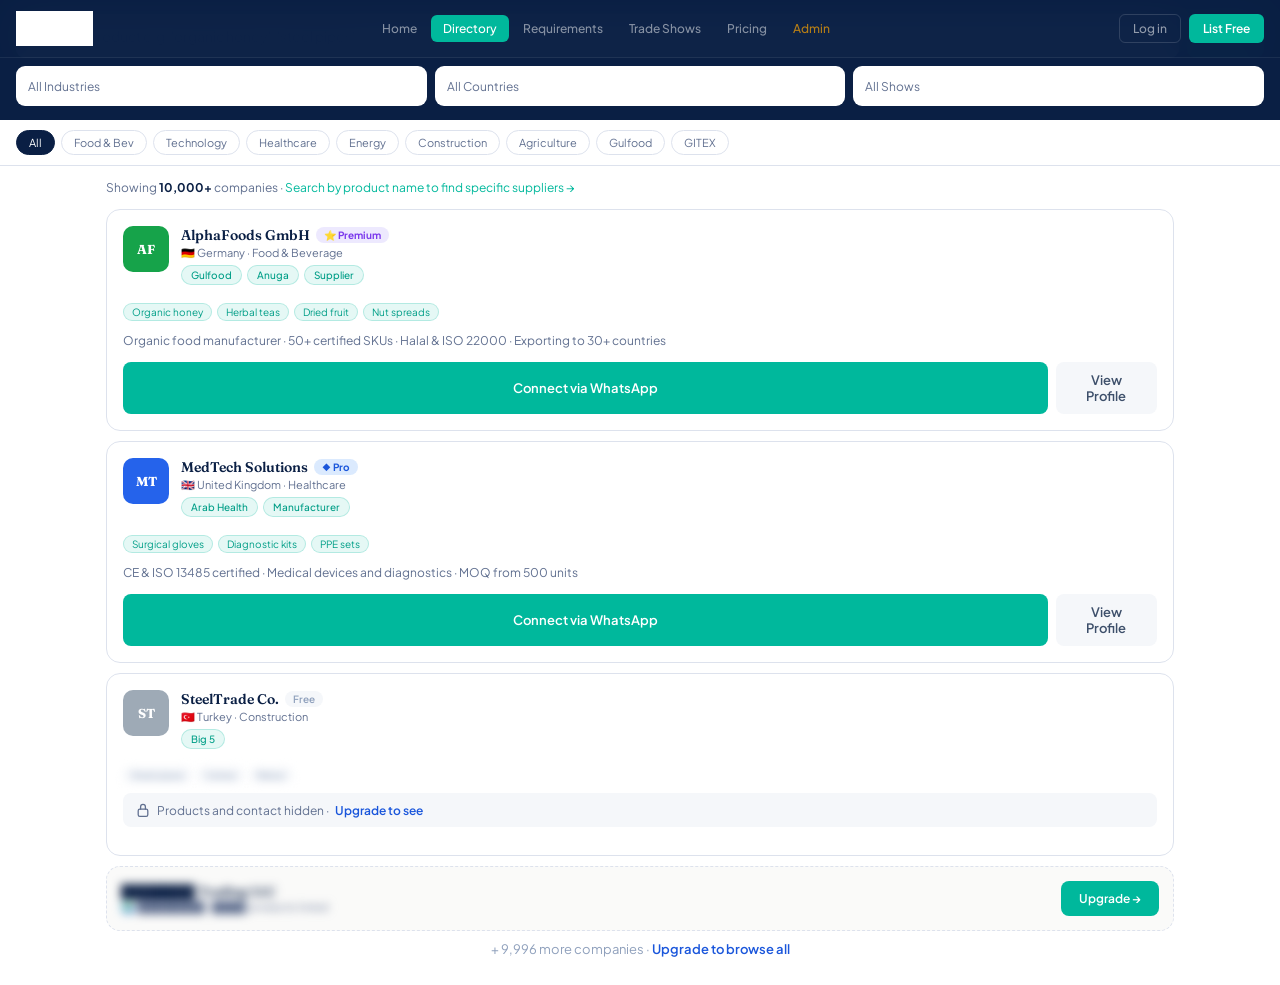
<file: directory.html>
<!DOCTYPE html>
<html lang="en">
<head>
  <meta charset="UTF-8"/>
  <meta name="viewport" content="width=device-width, initial-scale=1.0, maximum-scale=1.0"/>
  <title>Biznecto — Directory</title>
  <link rel="preconnect" href="https://fonts.googleapis.com"/>
  <link rel="preconnect" href="https://fonts.gstatic.com" crossorigin/>
  <link href="https://fonts.googleapis.com/css2?family=Plus+Jakarta+Sans:ital,wght@0,300;0,400;0,500;0,600;0,700;1,400&family=Fraunces:ital,opsz,wght@0,9..144,300;0,9..144,600;0,9..144,700;1,9..144,400&display=swap" rel="stylesheet"/>
  <link rel="stylesheet" href="css/styles.css"/>
</head>
<body>
<!-- PAGE TRANSITION OVERLAY -->
<div id="page-transition">
  <div class="pt-logo">
    <img src="Biznecto_Logo.png" alt="Biznecto" style="height:48px;width:auto;object-fit:contain;filter:brightness(0) invert(1);"/>
  </div>
</div>


<!-- ─── TOP NAV ─── -->
<nav class="top-nav" id="topNav">
  <a class="tn-logo" href="index.html" style="text-decoration:none; display:inline-flex; align-items:center;">
    <img src="Biznecto_Logo.png" alt="Biznecto" style="height:36px;width:auto;object-fit:contain;filter:brightness(0) invert(1);display:block;"/>
  </a>
  <div class="tn-tabs">
    <a class="tn-tab " href="index.html" style="text-decoration:none; display:inline-block;">Home</a>
    <a class="tn-tab on" href="directory.html" style="text-decoration:none; display:inline-block;">Directory</a>
    <a class="tn-tab " href="requirements.html" style="text-decoration:none; display:inline-block;">Requirements</a>
    <a class="tn-tab " href="trade-shows.html" style="text-decoration:none; display:inline-block;">Trade Shows</a>
    <a class="tn-tab " href="pricing.html" style="text-decoration:none; display:inline-block;">Pricing</a>
    <a class="tn-tab " href="admin.html" style="text-decoration:none; color:rgba(255,165,0,0.7); display:inline-block;" title="Admin">Admin</a>
  </div>
  <div class="tn-right">
    <a class="tn-login" id="loginBtn" href="auth.html?tab=login" style="text-decoration:none;">Log in</a>
    <a class="tn-register" id="registerBtn" href="auth.html?tab=register" style="text-decoration:none;">List Free</a>
    <div class="tn-avatar" id="tnAvatar" onclick="window.location.href='dashboard.html'" style="cursor:pointer; display:none;">AG</div>
    <a class="tn-dash-btn" id="dashBtn" href="dashboard.html" style="text-decoration:none; display:none;">Dashboard →</a>
  </div>
</nav>

<!-- ─── BOTTOM NAV ─── -->
<nav class="b-nav">
  <a class="bn-i " href="index.html" style="text-decoration:none;">
    <span class="bn-icon"><svg xmlns="http://www.w3.org/2000/svg" viewBox="0 0 20 20" width="16" height="16" stroke="currentColor" stroke-width="1.6" stroke-linecap="round" stroke-linejoin="round" fill="none" style="display:inline-block;vertical-align:-2px;flex-shrink:0;"><path d="M3 9.5L10 3l7 6.5V17H13v-4H7v4H3V9.5z"/></svg></span>Home
  </a>
  <a class="bn-i on" href="directory.html" style="text-decoration:none;">
    <span class="bn-icon"><svg xmlns="http://www.w3.org/2000/svg" viewBox="0 0 20 20" width="16" height="16" stroke="currentColor" stroke-width="1.6" stroke-linecap="round" stroke-linejoin="round" fill="none" style="display:inline-block;vertical-align:-2px;flex-shrink:0;"><circle cx="9" cy="9" r="5"/><path d="M16 16l-3.5-3.5"/></svg></span>Directory
  </a>
  <a class="bn-i " href="requirements.html" style="text-decoration:none;">
    <span class="bn-icon"><svg xmlns="http://www.w3.org/2000/svg" viewBox="0 0 20 20" width="16" height="16" stroke="currentColor" stroke-width="1.6" stroke-linecap="round" stroke-linejoin="round" fill="none" style="display:inline-block;vertical-align:-2px;flex-shrink:0;"><path d="M14 3H6a2 2 0 00-2 2v12a2 2 0 002 2h8a2 2 0 002-2V5a2 2 0 00-2-2z"/><path d="M7 8h6M7 12h4"/></svg></span>Needs
  </a>
  <a class="bn-i " href="trade-shows.html" style="text-decoration:none;">
    <span class="bn-icon"><svg xmlns="http://www.w3.org/2000/svg" viewBox="0 0 20 20" width="16" height="16" stroke="currentColor" stroke-width="1.6" stroke-linecap="round" stroke-linejoin="round" fill="none" style="display:inline-block;vertical-align:-2px;flex-shrink:0;"><rect x="2" y="4" width="16" height="14" rx="2"/><path d="M6 2v4M14 2v4M2 9h16"/></svg></span>Shows
  </a>
  <a class="bn-i " href="pricing.html" style="text-decoration:none;">
    <span class="bn-icon"><svg xmlns="http://www.w3.org/2000/svg" viewBox="0 0 20 20" width="16" height="16" stroke="currentColor" stroke-width="1.6" stroke-linecap="round" stroke-linejoin="round" fill="none" style="display:inline-block;vertical-align:-2px;flex-shrink:0;"><rect x="2" y="5" width="16" height="12" rx="1.5"/><path d="M6 5V3.5A1.5 1.5 0 017.5 2h5A1.5 1.5 0 0114 3.5V5"/></svg></span>Plans
  </a>
</nav>

<div class="dir-search-bar">
    <div class="dsb-row">
      <input class="dsb-input" type="text" id="dirInput" placeholder="Search a product e.g. 'organic honey', 'steel pipes'..."/>
      <button class="dsb-btn" onclick="runSearch()">Search</button>
    </div>
    <div class="dsb-selects">
      <select class="dsb-sel" onchange="runSearch()"><option>All Industries</option><option>Food & Beverage</option><option>Technology</option><option>Healthcare</option><option>Energy</option><option>Construction</option></select>
      <select class="dsb-sel" onchange="runSearch()"><option>All Countries</option><option>UAE</option><option>Germany</option><option>UK</option><option>Singapore</option><option>USA</option></select>
      <select class="dsb-sel" onchange="runSearch()"><option>All Shows</option><option>Gulfood</option><option>GITEX</option><option>Arab Health</option><option>Hannover Messe</option></select>
    </div>
  </div>
  <div class="fchips" id="dirChips">
    <div class="fchip on" onclick="fc(this,'dir')">All</div>
    <div class="fchip" onclick="fc(this,'dir')">Food & Bev</div>
    <div class="fchip" onclick="fc(this,'dir')">Technology</div>
    <div class="fchip" onclick="fc(this,'dir')">Healthcare</div>
    <div class="fchip" onclick="fc(this,'dir')">Energy</div>
    <div class="fchip" onclick="fc(this,'dir')">Construction</div>
    <div class="fchip" onclick="fc(this,'dir')">Agriculture</div>
    <div class="fchip" onclick="fc(this,'dir')">Gulfood</div>
    <div class="fchip" onclick="fc(this,'dir')">GITEX</div>
  </div>

  <div class="inner" style="padding-top:14px;padding-bottom:20px;">

    <!-- Default state: company listing view -->
    <div id="dirDefaultView">
      <div style="font-size:12px;color:var(--muted);margin-bottom:14px;">Showing <strong style="color:var(--ink);">10,000+</strong> companies · <span style="color:var(--teal);">Search by product name to find specific suppliers →</span></div>

      <!-- Card 1 -->
      <div class="lcard">
        <div class="lc-top">
          <div class="lc-logo" style="background:#16a34a;">AF</div>
          <div style="flex:1;">
            <div style="display:flex;align-items:center;gap:6px;margin-bottom:2px;flex-wrap:wrap;"><h3 class="lc-meta" style="font-family:var(--fh);font-weight:600;font-size:14px;color:var(--ink);">AlphaFoods GmbH</h3><span class="badge-prem">⭐ Premium</span></div>
            <div class="lc-loc">🇩🇪 Germany · Food & Beverage</div>
            <div class="lc-tags" style="margin-top:4px;"><span class="tag">Gulfood</span><span class="tag">Anuga</span><span class="tag">Supplier</span></div>
          </div>
        </div>
        <div class="lc-prods"><span class="lc-prod">Organic honey</span><span class="lc-prod">Herbal teas</span><span class="lc-prod">Dried fruit</span><span class="lc-prod">Nut spreads</span></div>
        <div style="font-size:12px;color:var(--muted);margin-bottom:12px;line-height:1.6;">Organic food manufacturer · 50+ certified SKUs · Halal & ISO 22000 · Exporting to 30+ countries</div>
        <div class="lc-bottom"><button class="btn btn-teal btn-full">Connect via WhatsApp</button><button class="btn btn-sand">View Profile</button></div>
      </div>

      <div class="lcard">
        <div class="lc-top">
          <div class="lc-logo" style="background:#2563eb;">MT</div>
          <div style="flex:1;">
            <div style="display:flex;align-items:center;gap:6px;margin-bottom:2px;flex-wrap:wrap;"><h3 style="font-family:var(--fh);font-weight:600;font-size:14px;color:var(--ink);">MedTech Solutions</h3><span class="badge-pro">◆ Pro</span></div>
            <div class="lc-loc">🇬🇧 United Kingdom · Healthcare</div>
            <div class="lc-tags" style="margin-top:4px;"><span class="tag">Arab Health</span><span class="tag">Manufacturer</span></div>
          </div>
        </div>
        <div class="lc-prods"><span class="lc-prod">Surgical gloves</span><span class="lc-prod">Diagnostic kits</span><span class="lc-prod">PPE sets</span></div>
        <div style="font-size:12px;color:var(--muted);margin-bottom:12px;line-height:1.6;">CE & ISO 13485 certified · Medical devices and diagnostics · MOQ from 500 units</div>
        <div class="lc-bottom"><button class="btn btn-teal btn-full">Connect via WhatsApp</button><button class="btn btn-sand">View Profile</button></div>
      </div>

      <div class="lcard">
        <div class="lc-top">
          <div class="lc-logo" style="background:#9eaab6;">ST</div>
          <div style="flex:1;">
            <div style="display:flex;align-items:center;gap:6px;margin-bottom:2px;flex-wrap:wrap;"><h3 style="font-family:var(--fh);font-weight:600;font-size:14px;color:var(--ink);">SteelTrade Co.</h3><span class="badge-free">Free</span></div>
            <div class="lc-loc">🇹🇷 Turkey · Construction</div>
            <div class="lc-tags" style="margin-top:4px;"><span class="tag">Big 5</span></div>
          </div>
        </div>
        <div class="lc-prods"><span class="lc-locked-prod">Steel pipes</span><span class="lc-locked-prod">Valves</span><span class="lc-locked-prod">Rebar</span></div>
        <div style="font-size:12px;color:var(--muted);background:var(--sand);border-radius:8px;padding:9px 12px;margin-bottom:12px;display:flex;align-items:center;gap:6px;"><svg xmlns="http://www.w3.org/2000/svg" viewBox="0 0 20 20" width="16" height="16" stroke="currentColor" stroke-width="1.6" stroke-linecap="round" stroke-linejoin="round" fill="none" style="display:inline-block;vertical-align:-2px;flex-shrink:0;"><rect x="4" y="9" width="12" height="9" rx="2"/><path d="M7 9V6a3 3 0 016 0v3"/></svg> Products and contact hidden · <a href="#" style="color:var(--blue);font-weight:600;" onclick="openAuth('register');return false;">Upgrade to see</a></div>
      </div>

      <div class="locked-row"><div class="lr-blur"><h4>████████ Trading LLC</h4><p>🌍 ████████ · ████ products listed</p></div><button class="btn btn-teal" style="font-size:12px;flex-shrink:0;" href="auth.html?tab=register">Upgrade →</button></div>
      <div style="text-align:center;font-size:13px;color:var(--hint);margin-bottom:8px;">+ 9,996 more companies · <a href="#" style="color:var(--blue);font-weight:600;" onclick="goPage('pricing',null);return false;">Upgrade to browse all</a></div>
    </div>

    <!-- Product search results (shown after search) -->
    <div id="dirSearchView" style="display:none;">
      <div id="searchNote" class="search-note"><svg xmlns="http://www.w3.org/2000/svg" viewBox="0 0 20 20" width="16" height="16" stroke="currentColor" stroke-width="1.6" stroke-linecap="round" stroke-linejoin="round" fill="none" style="display:inline-block;vertical-align:-2px;flex-shrink:0;"><circle cx="9" cy="9" r="5"/><path d="M16 16l-3.5-3.5"/></svg> Product results for "<span id="searchTerm"></span>" — <span id="searchCount">4</span> suppliers found</div>
      <div style="background:#fff7ed;border:1px solid #fed7aa;border-radius:9px;padding:10px 14px;margin-bottom:14px;font-size:12px;color:#92400e;display:flex;align-items:flex-start;gap:8px;"><span><svg xmlns="http://www.w3.org/2000/svg" viewBox="0 0 20 20" width="16" height="16" stroke="currentColor" stroke-width="1.6" stroke-linecap="round" stroke-linejoin="round" fill="none"  style="display:inline-block;vertical-align:-2px;flex-shrink:0;"><circle cx="10" cy="10" r="8"/><path d="M10 9v5M10 7v.5"/></svg></span><span><strong>Visibility rule:</strong> Product details are open to everyone. Contact details (phone/email/WhatsApp) unlock with <strong>your Premium account</strong>.</span></div>
      <div style="font-size:11px;color:var(--muted);margin-bottom:12px;font-weight:500;">Sorted by relevance · Pro & Premium suppliers first</div>
      <div class="prod-result-card">
        <div class="prc-product-block"><div class="prc-emoji" id="prc-emoji-1">🍯</div><div class="prc-product-info"><div class="prc-product-name" id="prc-pname-1">Raw Sidr Honey — Export Grade</div><div class="prc-product-meta"><span class="prc-meta-chip"><svg xmlns="http://www.w3.org/2000/svg" viewBox="0 0 20 20" width="16" height="16" stroke="currentColor" stroke-width="1.6" stroke-linecap="round" stroke-linejoin="round" fill="none"  style="display:inline-block;vertical-align:-2px;flex-shrink:0;"><path d="M3 7l7-4 7 4v9l-7 4-7-4V7z"/><path d="M10 3v13M3 7l7 4 7-4"/></svg> MOQ: 50kg</span><span class="prc-meta-chip"><svg xmlns="http://www.w3.org/2000/svg" viewBox="0 0 20 20" width="16" height="16" stroke="currentColor" stroke-width="1.6" stroke-linecap="round" stroke-linejoin="round" fill="none"  style="display:inline-block;vertical-align:-2px;flex-shrink:0;"><rect x="4" y="4" width="12" height="14" rx="2"/><path d="M7 4V2M13 4V2M7 9h6"/></svg> Pack: 1kg, 5kg, 25kg</span><span class="prc-meta-chip">✓ Halal</span><span class="prc-meta-chip">✓ Organic</span></div><div class="prc-product-desc">Premium raw Sidr honey from Yemeni mountains. Rich dark colour, strong flavour. EU-import compliant. Full origin documentation available.</div></div></div>
        <div class="prc-divider"></div>
        <div class="prc-supplier-block">
          <div style="font-size:10px;font-weight:600;color:var(--hint);text-transform:uppercase;letter-spacing:.8px;margin-bottom:8px;">Supplied by</div>
          <div style="display:flex;align-items:center;gap:10px;margin-bottom:10px;flex-wrap:wrap;"><div style="width:36px;height:36px;border-radius:8px;background:#16a34a;display:flex;align-items:center;justify-content:center;font-family:var(--fh);font-weight:700;font-size:11px;color:#fff;flex-shrink:0;">YH</div><div style="flex:1;min-width:0;"><div style="font-family:var(--fh);font-weight:600;font-size:13px;color:var(--ink);">Yemeni Honey Co. <span class="badge-prem" style="margin-left:4px;">⭐ Premium</span></div><div style="font-size:11px;color:var(--muted);">🇾🇪 Yemen · Food &amp; Beverage · Gulfood exhibitor</div></div><button class="btn btn-sand" style="font-size:11px;padding:6px 11px;flex-shrink:0;">Profile</button></div>
          <div class="prc-contact-row"><div class="pcr-blur"><svg xmlns="http://www.w3.org/2000/svg" viewBox="0 0 20 20" width="16" height="16" stroke="currentColor" stroke-width="1.6" stroke-linecap="round" stroke-linejoin="round" fill="none"  style="display:inline-block;vertical-align:-2px;flex-shrink:0;"><path d="M5 3a1 1 0 000 2c4.4 0 8 3.6 8 8a1 1 0 002 0 10 10 0 00-10-10z"/><path d="M5 7a1 1 0 000 2 4 4 0 014 4 1 1 0 002 0 6 6 0 00-6-6z"/><circle cx="5" cy="17" r="1" fill="currentColor"/></svg> +967 71 ███ ████ · <svg xmlns="http://www.w3.org/2000/svg" viewBox="0 0 20 20" width="16" height="16" stroke="currentColor" stroke-width="1.6" stroke-linecap="round" stroke-linejoin="round" fill="none" style="display:inline-block;vertical-align:-2px;flex-shrink:0;"><rect x="2" y="5" width="16" height="12" rx="2"/><path d="M2 7l8 5 8-5"/></svg> <a href="/cdn-cgi/l/email-protection" class="__cf_email__" data-cfemail="f78385969392b78e929a92999e9f9899928ed994989a">[email&#160;protected]</a></div><button class="pcr-lock-btn" onclick="goPage('pricing',null)"><svg xmlns="http://www.w3.org/2000/svg" viewBox="0 0 20 20" width="16" height="16" stroke="currentColor" stroke-width="1.6" stroke-linecap="round" stroke-linejoin="round" fill="none"  style="display:inline-block;vertical-align:-2px;flex-shrink:0;"><rect x="4" y="9" width="12" height="9" rx="2"/><path d="M7 9V6a3 3 0 016 0v3"/></svg> Premium to contact</button></div>
        </div>
      </div>
      <div class="prod-result-card">
        <div class="prc-product-block"><div class="prc-emoji">🍯</div><div class="prc-product-info"><div class="prc-product-name" id="prc-pname-2">Manuka Honey MGO 300+ Certified</div><div class="prc-product-meta"><span class="prc-meta-chip"><svg xmlns="http://www.w3.org/2000/svg" viewBox="0 0 20 20" width="16" height="16" stroke="currentColor" stroke-width="1.6" stroke-linecap="round" stroke-linejoin="round" fill="none"  style="display:inline-block;vertical-align:-2px;flex-shrink:0;"><path d="M3 7l7-4 7 4v9l-7 4-7-4V7z"/><path d="M10 3v13M3 7l7 4 7-4"/></svg> MOQ: 100 jars</span><span class="prc-meta-chip"><svg xmlns="http://www.w3.org/2000/svg" viewBox="0 0 20 20" width="16" height="16" stroke="currentColor" stroke-width="1.6" stroke-linecap="round" stroke-linejoin="round" fill="none"  style="display:inline-block;vertical-align:-2px;flex-shrink:0;"><rect x="4" y="4" width="12" height="14" rx="2"/><path d="M7 4V2M13 4V2M7 9h6"/></svg> Pack: 250g, 500g</span><span class="prc-meta-chip">✓ MGO Certified</span><span class="prc-meta-chip">✓ ISO 22000</span></div><div class="prc-product-desc">Authentic New Zealand Manuka honey with MGO 300+ certification. Premium retail-ready packaging. Halal certified.</div></div></div>
        <div class="prc-divider"></div>
        <div class="prc-supplier-block">
          <div style="font-size:10px;font-weight:600;color:var(--hint);text-transform:uppercase;letter-spacing:.8px;margin-bottom:8px;">Supplied by</div>
          <div style="display:flex;align-items:center;gap:10px;margin-bottom:10px;flex-wrap:wrap;"><div style="width:36px;height:36px;border-radius:8px;background:#f59e0b;display:flex;align-items:center;justify-content:center;font-family:var(--fh);font-weight:700;font-size:11px;color:#fff;flex-shrink:0;">NB</div><div style="flex:1;min-width:0;"><div style="font-family:var(--fh);font-weight:600;font-size:13px;color:var(--ink);">NaturaBee GmbH <span class="badge-prem" style="margin-left:4px;">⭐ Premium</span></div><div style="font-size:11px;color:var(--muted);">🇩🇪 Germany · Food &amp; Beverage · Anuga exhibitor</div></div><button class="btn btn-sand" style="font-size:11px;padding:6px 11px;flex-shrink:0;">Profile</button></div>
          <div class="prc-contact-row"><div class="pcr-blur"><svg xmlns="http://www.w3.org/2000/svg" viewBox="0 0 20 20" width="16" height="16" stroke="currentColor" stroke-width="1.6" stroke-linecap="round" stroke-linejoin="round" fill="none"  style="display:inline-block;vertical-align:-2px;flex-shrink:0;"><path d="M5 3a1 1 0 000 2c4.4 0 8 3.6 8 8a1 1 0 002 0 10 10 0 00-10-10z"/><path d="M5 7a1 1 0 000 2 4 4 0 014 4 1 1 0 002 0 6 6 0 00-6-6z"/><circle cx="5" cy="17" r="1" fill="currentColor"/></svg> +49 89 ███ ████ · <svg xmlns="http://www.w3.org/2000/svg" viewBox="0 0 20 20" width="16" height="16" stroke="currentColor" stroke-width="1.6" stroke-linecap="round" stroke-linejoin="round" fill="none" style="display:inline-block;vertical-align:-2px;flex-shrink:0;"><rect x="2" y="5" width="16" height="12" rx="2"/><path d="M2 7l8 5 8-5"/></svg> <a href="/cdn-cgi/l/email-protection" class="__cf_email__" data-cfemail="72170a021d0006321c13060700131017175c1617">[email&#160;protected]</a></div><button class="pcr-lock-btn" onclick="goPage('pricing',null)"><svg xmlns="http://www.w3.org/2000/svg" viewBox="0 0 20 20" width="16" height="16" stroke="currentColor" stroke-width="1.6" stroke-linecap="round" stroke-linejoin="round" fill="none"  style="display:inline-block;vertical-align:-2px;flex-shrink:0;"><rect x="4" y="9" width="12" height="9" rx="2"/><path d="M7 9V6a3 3 0 016 0v3"/></svg> Premium to contact</button></div>
        </div>
      </div>
      <div class="prod-result-card">
        <div class="prc-product-block"><div class="prc-emoji">🍯</div><div class="prc-product-info"><div class="prc-product-name">Wildflower Honey Bulk — Halal Export</div><div class="prc-product-meta"><span class="prc-meta-chip"><svg xmlns="http://www.w3.org/2000/svg" viewBox="0 0 20 20" width="16" height="16" stroke="currentColor" stroke-width="1.6" stroke-linecap="round" stroke-linejoin="round" fill="none"  style="display:inline-block;vertical-align:-2px;flex-shrink:0;"><path d="M3 7l7-4 7 4v9l-7 4-7-4V7z"/><path d="M10 3v13M3 7l7 4 7-4"/></svg> MOQ: 200kg</span><span class="prc-meta-chip"><svg xmlns="http://www.w3.org/2000/svg" viewBox="0 0 20 20" width="16" height="16" stroke="currentColor" stroke-width="1.6" stroke-linecap="round" stroke-linejoin="round" fill="none"  style="display:inline-block;vertical-align:-2px;flex-shrink:0;"><rect x="4" y="4" width="12" height="14" rx="2"/><path d="M7 4V2M13 4V2M7 9h6"/></svg> Pack: 25kg drum</span><span class="prc-meta-chip">✓ Halal</span></div><div class="prc-product-desc">Bulk wildflower honey in 25kg food-grade drums. For food processing, bakeries, re-packing. Export grade, FOB Casablanca.</div></div></div>
        <div class="prc-divider"></div>
        <div class="prc-supplier-block">
          <div style="font-size:10px;font-weight:600;color:var(--hint);text-transform:uppercase;letter-spacing:.8px;margin-bottom:8px;">Supplied by</div>
          <div style="display:flex;align-items:center;gap:10px;margin-bottom:10px;flex-wrap:wrap;"><div style="width:36px;height:36px;border-radius:8px;background:#7c3aed;display:flex;align-items:center;justify-content:center;font-family:var(--fh);font-weight:700;font-size:11px;color:#fff;flex-shrink:0;">MA</div><div style="flex:1;min-width:0;"><div style="font-family:var(--fh);font-weight:600;font-size:13px;color:var(--ink);">MaghrebAgri Export <span class="badge-pro" style="margin-left:4px;">◆ Pro</span></div><div style="font-size:11px;color:var(--muted);">🇲🇦 Morocco · Agriculture · Gulfood exhibitor</div></div><button class="btn btn-sand" style="font-size:11px;padding:6px 11px;flex-shrink:0;">Profile</button></div>
          <div class="prc-contact-row"><div class="pcr-blur"><svg xmlns="http://www.w3.org/2000/svg" viewBox="0 0 20 20" width="16" height="16" stroke="currentColor" stroke-width="1.6" stroke-linecap="round" stroke-linejoin="round" fill="none"  style="display:inline-block;vertical-align:-2px;flex-shrink:0;"><path d="M5 3a1 1 0 000 2c4.4 0 8 3.6 8 8a1 1 0 002 0 10 10 0 00-10-10z"/><path d="M5 7a1 1 0 000 2 4 4 0 014 4 1 1 0 002 0 6 6 0 00-6-6z"/><circle cx="5" cy="17" r="1" fill="currentColor"/></svg> +212 6 ███ ████ · <svg xmlns="http://www.w3.org/2000/svg" viewBox="0 0 20 20" width="16" height="16" stroke="currentColor" stroke-width="1.6" stroke-linecap="round" stroke-linejoin="round" fill="none" style="display:inline-block;vertical-align:-2px;flex-shrink:0;"><rect x="2" y="5" width="16" height="12" rx="2"/><path d="M2 7l8 5 8-5"/></svg> <a href="/cdn-cgi/l/email-protection" class="__cf_email__" data-cfemail="a2d6d0c3c6c7e2cfc3c5cad0c7c0c3c5d0cb8ccfc3">[email&#160;protected]</a></div><button class="pcr-lock-btn" onclick="goPage('pricing',null)"><svg xmlns="http://www.w3.org/2000/svg" viewBox="0 0 20 20" width="16" height="16" stroke="currentColor" stroke-width="1.6" stroke-linecap="round" stroke-linejoin="round" fill="none"  style="display:inline-block;vertical-align:-2px;flex-shrink:0;"><rect x="4" y="9" width="12" height="9" rx="2"/><path d="M7 9V6a3 3 0 016 0v3"/></svg> Premium to contact</button></div>
        </div>
      </div>
      <div class="prod-result-card" style="background:#fafaf9;border-style:dashed;position:relative;overflow:hidden;min-height:100px;"><div style="filter:blur(5px);user-select:none;pointer-events:none;padding:16px;"><div style="font-family:var(--fh);font-weight:700;font-size:15px;color:var(--ink);margin-bottom:4px;">████████ Honey</div><div style="font-size:12px;color:var(--muted);">████ ████ ████</div></div><div style="position:absolute;inset:0;background:rgba(247,245,240,0.85);display:flex;flex-direction:column;align-items:center;justify-content:center;gap:8px;padding:16px;"><div style="font-size:12px;color:var(--muted);">More results available</div><button class="btn btn-blue" style="font-size:12px;" onclick="goPage('pricing',null)">Upgrade Pro to see all →</button></div></div>
      <div style="text-align:center;margin-top:12px;margin-bottom:20px;"><button class="btn btn-outline" onclick="clearSearch()" style="font-size:12px;">← Browse all companies</button></div>
    </div>

  </div>

<div class="toast" id="toast"></div>

<!-- MODALS -->
<div class="modal-overlay" id="reqModal">
  <div class="modal-sheet" style="position:relative;">
    <button class="ms-close" onclick="closeReqModal()">✕</button>
    <div class="msh"></div>
    <div class="ms-title">Post a Requirement</div>
    <div class="ms-sub">Tell suppliers what you need. Get quotes fast.</div>
    <div style="display:flex;flex-direction:column;gap:14px;">
      <div>
        <label style="display:block;font-size:12px;font-weight:600;color:var(--ink);margin-bottom:6px;">Requirement Title</label>
        <input type="text" placeholder="e.g. 500kg Raw Organic Honey" style="width:100%;border:1.5px solid var(--border);border-radius:10px;padding:12px 14px;font-family:var(--fb);font-size:14px;font-weight:500;outline:none;" />
      </div>
      <div style="display:flex;gap:10px;">
        <div style="flex:1;">
          <label style="display:block;font-size:12px;font-weight:600;color:var(--ink);margin-bottom:6px;">Category</label>
          <select style="width:100%;border:1.5px solid var(--border);border-radius:10px;padding:12px 14px;font-family:var(--fb);font-size:14px;font-weight:500;outline:none;background:#fff;appearance:none;"><option>Food & Beverage</option><option>Agriculture</option></select>
        </div>
        <div style="flex:1;">
          <label style="display:block;font-size:12px;font-weight:600;color:var(--ink);margin-bottom:6px;">Quantity</label>
          <input type="text" placeholder="e.g. 500" style="width:100%;border:1.5px solid var(--border);border-radius:10px;padding:12px 14px;font-family:var(--fb);font-size:14px;font-weight:500;outline:none;" />
        </div>
      </div>
      <div>
        <label style="display:block;font-size:12px;font-weight:600;color:var(--ink);margin-bottom:6px;">Details</label>
        <textarea rows="4" placeholder="Describe quality, packaging, target price, delivery terms..." style="width:100%;border:1.5px solid var(--border);border-radius:10px;padding:12px 14px;font-family:var(--fb);font-size:14px;font-weight:500;outline:none;resize:none;"></textarea>
      </div>
      <button class="btn btn-teal" style="width:100%;padding:14px;font-size:15px;justify-content:center;margin-top:8px;" onclick="closeReqModal(); showToast('Requirement posted successfully!')">Post Requirement →</button>
    </div>
  </div>
</div>

<script src="js/main.js"></script>
<script>
document.addEventListener('DOMContentLoaded', () => {
    if(window.location.hash === '#post') {
        openReqModal();
    }
    
    // Auth Check
    if ('directory' === 'dashboard' || 'directory' === 'admin') {
        if(localStorage.getItem('biz_logged_in') !== 'true') {
            window.location.href = 'auth.html?next=' + 'dashboard.html' + '&tab=login';
        }
    }
    // Auth specific logic executed below components since they are separated.
});
</script>
</body>
</html>
</file>
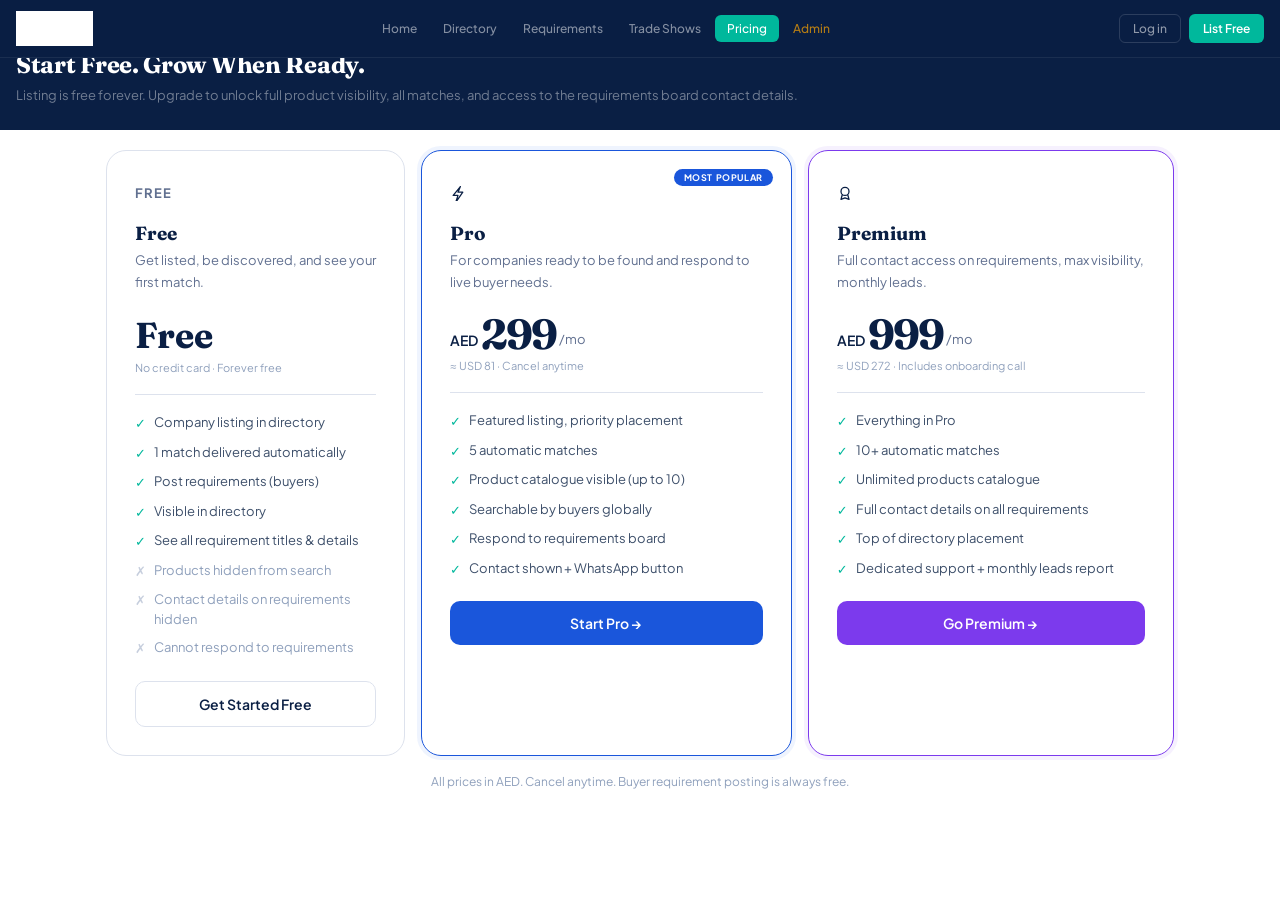
<file: pricing.html>
<!DOCTYPE html>
<html lang="en">
<head>
  <meta charset="UTF-8"/>
  <meta name="viewport" content="width=device-width, initial-scale=1.0, maximum-scale=1.0"/>
  <title>Biznecto — Pricing</title>
  <link rel="preconnect" href="https://fonts.googleapis.com"/>
  <link rel="preconnect" href="https://fonts.gstatic.com" crossorigin/>
  <link href="https://fonts.googleapis.com/css2?family=Plus+Jakarta+Sans:ital,wght@0,300;0,400;0,500;0,600;0,700;1,400&family=Fraunces:ital,opsz,wght@0,9..144,300;0,9..144,600;0,9..144,700;1,9..144,400&display=swap" rel="stylesheet"/>
  <link rel="stylesheet" href="css/styles.css"/>
</head>
<body>
<!-- PAGE TRANSITION OVERLAY -->
<div id="page-transition">
  <div class="pt-logo">
    <img src="Biznecto_Logo.png" alt="Biznecto" style="height:48px;width:auto;object-fit:contain;filter:brightness(0) invert(1);"/>
  </div>
</div>


<!-- ─── TOP NAV ─── -->
<nav class="top-nav" id="topNav">
  <a class="tn-logo" href="index.html" style="text-decoration:none; display:inline-flex; align-items:center;">
    <img src="Biznecto_Logo.png" alt="Biznecto" style="height:36px;width:auto;object-fit:contain;filter:brightness(0) invert(1);display:block;"/>
  </a>
  <div class="tn-tabs">
    <a class="tn-tab " href="index.html" style="text-decoration:none; display:inline-block;">Home</a>
    <a class="tn-tab " href="directory.html" style="text-decoration:none; display:inline-block;">Directory</a>
    <a class="tn-tab " href="requirements.html" style="text-decoration:none; display:inline-block;">Requirements</a>
    <a class="tn-tab " href="trade-shows.html" style="text-decoration:none; display:inline-block;">Trade Shows</a>
    <a class="tn-tab on" href="pricing.html" style="text-decoration:none; display:inline-block;">Pricing</a>
    <a class="tn-tab " href="admin.html" style="text-decoration:none; color:rgba(255,165,0,0.7); display:inline-block;" title="Admin">Admin</a>
  </div>
  <div class="tn-right">
    <a class="tn-login" id="loginBtn" href="auth.html?tab=login" style="text-decoration:none;">Log in</a>
    <a class="tn-register" id="registerBtn" href="auth.html?tab=register" style="text-decoration:none;">List Free</a>
    <div class="tn-avatar" id="tnAvatar" onclick="window.location.href='dashboard.html'" style="cursor:pointer; display:none;">AG</div>
    <a class="tn-dash-btn" id="dashBtn" href="dashboard.html" style="text-decoration:none; display:none;">Dashboard →</a>
  </div>
</nav>

<!-- ─── BOTTOM NAV ─── -->
<nav class="b-nav">
  <a class="bn-i " href="index.html" style="text-decoration:none;">
    <span class="bn-icon"><svg xmlns="http://www.w3.org/2000/svg" viewBox="0 0 20 20" width="16" height="16" stroke="currentColor" stroke-width="1.6" stroke-linecap="round" stroke-linejoin="round" fill="none" style="display:inline-block;vertical-align:-2px;flex-shrink:0;"><path d="M3 9.5L10 3l7 6.5V17H13v-4H7v4H3V9.5z"/></svg></span>Home
  </a>
  <a class="bn-i " href="directory.html" style="text-decoration:none;">
    <span class="bn-icon"><svg xmlns="http://www.w3.org/2000/svg" viewBox="0 0 20 20" width="16" height="16" stroke="currentColor" stroke-width="1.6" stroke-linecap="round" stroke-linejoin="round" fill="none" style="display:inline-block;vertical-align:-2px;flex-shrink:0;"><circle cx="9" cy="9" r="5"/><path d="M16 16l-3.5-3.5"/></svg></span>Directory
  </a>
  <a class="bn-i " href="requirements.html" style="text-decoration:none;">
    <span class="bn-icon"><svg xmlns="http://www.w3.org/2000/svg" viewBox="0 0 20 20" width="16" height="16" stroke="currentColor" stroke-width="1.6" stroke-linecap="round" stroke-linejoin="round" fill="none" style="display:inline-block;vertical-align:-2px;flex-shrink:0;"><path d="M14 3H6a2 2 0 00-2 2v12a2 2 0 002 2h8a2 2 0 002-2V5a2 2 0 00-2-2z"/><path d="M7 8h6M7 12h4"/></svg></span>Needs
  </a>
  <a class="bn-i " href="trade-shows.html" style="text-decoration:none;">
    <span class="bn-icon"><svg xmlns="http://www.w3.org/2000/svg" viewBox="0 0 20 20" width="16" height="16" stroke="currentColor" stroke-width="1.6" stroke-linecap="round" stroke-linejoin="round" fill="none" style="display:inline-block;vertical-align:-2px;flex-shrink:0;"><rect x="2" y="4" width="16" height="14" rx="2"/><path d="M6 2v4M14 2v4M2 9h16"/></svg></span>Shows
  </a>
  <a class="bn-i on" href="pricing.html" style="text-decoration:none;">
    <span class="bn-icon"><svg xmlns="http://www.w3.org/2000/svg" viewBox="0 0 20 20" width="16" height="16" stroke="currentColor" stroke-width="1.6" stroke-linecap="round" stroke-linejoin="round" fill="none" style="display:inline-block;vertical-align:-2px;flex-shrink:0;"><rect x="2" y="5" width="16" height="12" rx="1.5"/><path d="M6 5V3.5A1.5 1.5 0 017.5 2h5A1.5 1.5 0 0114 3.5V5"/></svg></span>Plans
  </a>
</nav>

<div style="background:var(--ink);padding:28px 16px 24px;">
    <div style="font-size:10px;font-weight:600;letter-spacing:2px;text-transform:uppercase;color:var(--teal);margin-bottom:10px;">Pricing</div>
    <div style="font-family:var(--fh);font-weight:700;font-size:24px;color:#fff;margin-bottom:6px;letter-spacing:-.3px;">Start Free. Grow When Ready.</div>
    <div style="font-size:13px;color:rgba(255,255,255,0.42);line-height:1.65;">Listing is free forever. Upgrade to unlock full product visibility, all matches, and access to the requirements board contact details.</div>
  </div>
  <div class="inner" style="padding-top:20px;padding-bottom:28px;">
    <div class="pricing-cards">
      <div class="price-card"><div class="pc-icon" style="font-size:13px;font-weight:700;color:var(--muted);letter-spacing:1px;">FREE</div><div class="pc-name">Free</div><div class="pc-desc">Get listed, be discovered, and see your first match.</div><div><span class="pc-free">Free</span></div><div class="pc-note">No credit card · Forever free</div><div class="pc-div"></div><div class="pc-feats"><div class="pc-feat"><span class="pfc">✓</span>Company listing in directory</div><div class="pc-feat"><span class="pfc">✓</span>1 match delivered automatically</div><div class="pc-feat"><span class="pfc">✓</span>Post requirements (buyers)</div><div class="pc-feat"><span class="pfc">✓</span>Visible in directory</div><div class="pc-feat"><span class="pfc">✓</span>See all requirement titles & details</div><div class="pc-feat"><span class="pfx">✗</span><span class="pfd">Products hidden from search</span></div><div class="pc-feat"><span class="pfx">✗</span><span class="pfd">Contact details on requirements hidden</span></div><div class="pc-feat"><span class="pfx">✗</span><span class="pfd">Cannot respond to requirements</span></div></div><button class="pc-btn pcb-out" href="auth.html?tab=register">Get Started Free</button></div>
      <div class="price-card feat"><div class="pc-badge">Most Popular</div><div class="pc-icon"><svg xmlns="http://www.w3.org/2000/svg" viewBox="0 0 20 20" width="16" height="16" stroke="currentColor" stroke-width="1.6" stroke-linecap="round" stroke-linejoin="round" fill="none"  style="display:inline-block;vertical-align:-2px;flex-shrink:0;"><polygon points="13,2 4,13 10,13 7,22 16,9 10,9"/></svg></div><div class="pc-name">Pro</div><div class="pc-desc">For companies ready to be found and respond to live buyer needs.</div><div class="pc-price"><span class="pc-curr">AED</span><span class="pc-amt">299</span><span class="pc-per">/mo</span></div><div class="pc-note">≈ USD 81 · Cancel anytime</div><div class="pc-div"></div><div class="pc-feats"><div class="pc-feat"><span class="pfc">✓</span>Featured listing, priority placement</div><div class="pc-feat"><span class="pfc">✓</span>5 automatic matches</div><div class="pc-feat"><span class="pfc">✓</span>Product catalogue visible (up to 10)</div><div class="pc-feat"><span class="pfc">✓</span>Searchable by buyers globally</div><div class="pc-feat"><span class="pfc">✓</span>Respond to requirements board</div><div class="pc-feat"><span class="pfc">✓</span>Contact shown + WhatsApp button</div></div><button class="pc-btn pcb-pro" href="auth.html?tab=register">Start Pro →</button></div>
      <div class="price-card top-plan"><div class="pc-icon"><svg xmlns="http://www.w3.org/2000/svg" viewBox="0 0 20 20" width="16" height="16" stroke="currentColor" stroke-width="1.6" stroke-linecap="round" stroke-linejoin="round" fill="none"  style="display:inline-block;vertical-align:-2px;flex-shrink:0;"><circle cx="10" cy="8" r="5"/><path d="M6.5 12.5L5 18l5-2 5 2-1.5-5.5"/></svg></div><div class="pc-name">Premium</div><div class="pc-desc">Full contact access on requirements, max visibility, monthly leads.</div><div class="pc-price"><span class="pc-curr">AED</span><span class="pc-amt">999</span><span class="pc-per">/mo</span></div><div class="pc-note">≈ USD 272 · Includes onboarding call</div><div class="pc-div"></div><div class="pc-feats"><div class="pc-feat"><span class="pfc">✓</span>Everything in Pro</div><div class="pc-feat"><span class="pfc">✓</span>10+ automatic matches</div><div class="pc-feat"><span class="pfc">✓</span>Unlimited products catalogue</div><div class="pc-feat"><span class="pfc">✓</span>Full contact details on all requirements</div><div class="pc-feat"><span class="pfc">✓</span>Top of directory placement</div><div class="pc-feat"><span class="pfc">✓</span>Dedicated support + monthly leads report</div></div><button class="pc-btn" style="background:var(--purple);color:#fff;" href="auth.html?tab=register">Go Premium →</button></div>
    </div>
    <p style="text-align:center;margin-top:18px;font-size:12px;color:var(--hint);">All prices in AED. Cancel anytime. Buyer requirement posting is always free.</p>
  </div>

<div class="toast" id="toast"></div>

<!-- MODALS -->
<div class="modal-overlay" id="reqModal">
  <div class="modal-sheet" style="position:relative;">
    <button class="ms-close" onclick="closeReqModal()">✕</button>
    <div class="msh"></div>
    <div class="ms-title">Post a Requirement</div>
    <div class="ms-sub">Tell suppliers what you need. Get quotes fast.</div>
    <div style="display:flex;flex-direction:column;gap:14px;">
      <div>
        <label style="display:block;font-size:12px;font-weight:600;color:var(--ink);margin-bottom:6px;">Requirement Title</label>
        <input type="text" placeholder="e.g. 500kg Raw Organic Honey" style="width:100%;border:1.5px solid var(--border);border-radius:10px;padding:12px 14px;font-family:var(--fb);font-size:14px;font-weight:500;outline:none;" />
      </div>
      <div style="display:flex;gap:10px;">
        <div style="flex:1;">
          <label style="display:block;font-size:12px;font-weight:600;color:var(--ink);margin-bottom:6px;">Category</label>
          <select style="width:100%;border:1.5px solid var(--border);border-radius:10px;padding:12px 14px;font-family:var(--fb);font-size:14px;font-weight:500;outline:none;background:#fff;appearance:none;"><option>Food & Beverage</option><option>Agriculture</option></select>
        </div>
        <div style="flex:1;">
          <label style="display:block;font-size:12px;font-weight:600;color:var(--ink);margin-bottom:6px;">Quantity</label>
          <input type="text" placeholder="e.g. 500" style="width:100%;border:1.5px solid var(--border);border-radius:10px;padding:12px 14px;font-family:var(--fb);font-size:14px;font-weight:500;outline:none;" />
        </div>
      </div>
      <div>
        <label style="display:block;font-size:12px;font-weight:600;color:var(--ink);margin-bottom:6px;">Details</label>
        <textarea rows="4" placeholder="Describe quality, packaging, target price, delivery terms..." style="width:100%;border:1.5px solid var(--border);border-radius:10px;padding:12px 14px;font-family:var(--fb);font-size:14px;font-weight:500;outline:none;resize:none;"></textarea>
      </div>
      <button class="btn btn-teal" style="width:100%;padding:14px;font-size:15px;justify-content:center;margin-top:8px;" onclick="closeReqModal(); showToast('Requirement posted successfully!')">Post Requirement →</button>
    </div>
  </div>
</div>

<script src="js/main.js"></script>
<script>
document.addEventListener('DOMContentLoaded', () => {
    if(window.location.hash === '#post') {
        openReqModal();
    }
    
    // Auth Check
    if ('pricing' === 'dashboard' || 'pricing' === 'admin') {
        if(localStorage.getItem('biz_logged_in') !== 'true') {
            window.location.href = 'auth.html?next=' + 'dashboard.html' + '&tab=login';
        }
    }
    // Auth specific logic executed below components since they are separated.
});
</script>
</body>
</html>
</file>
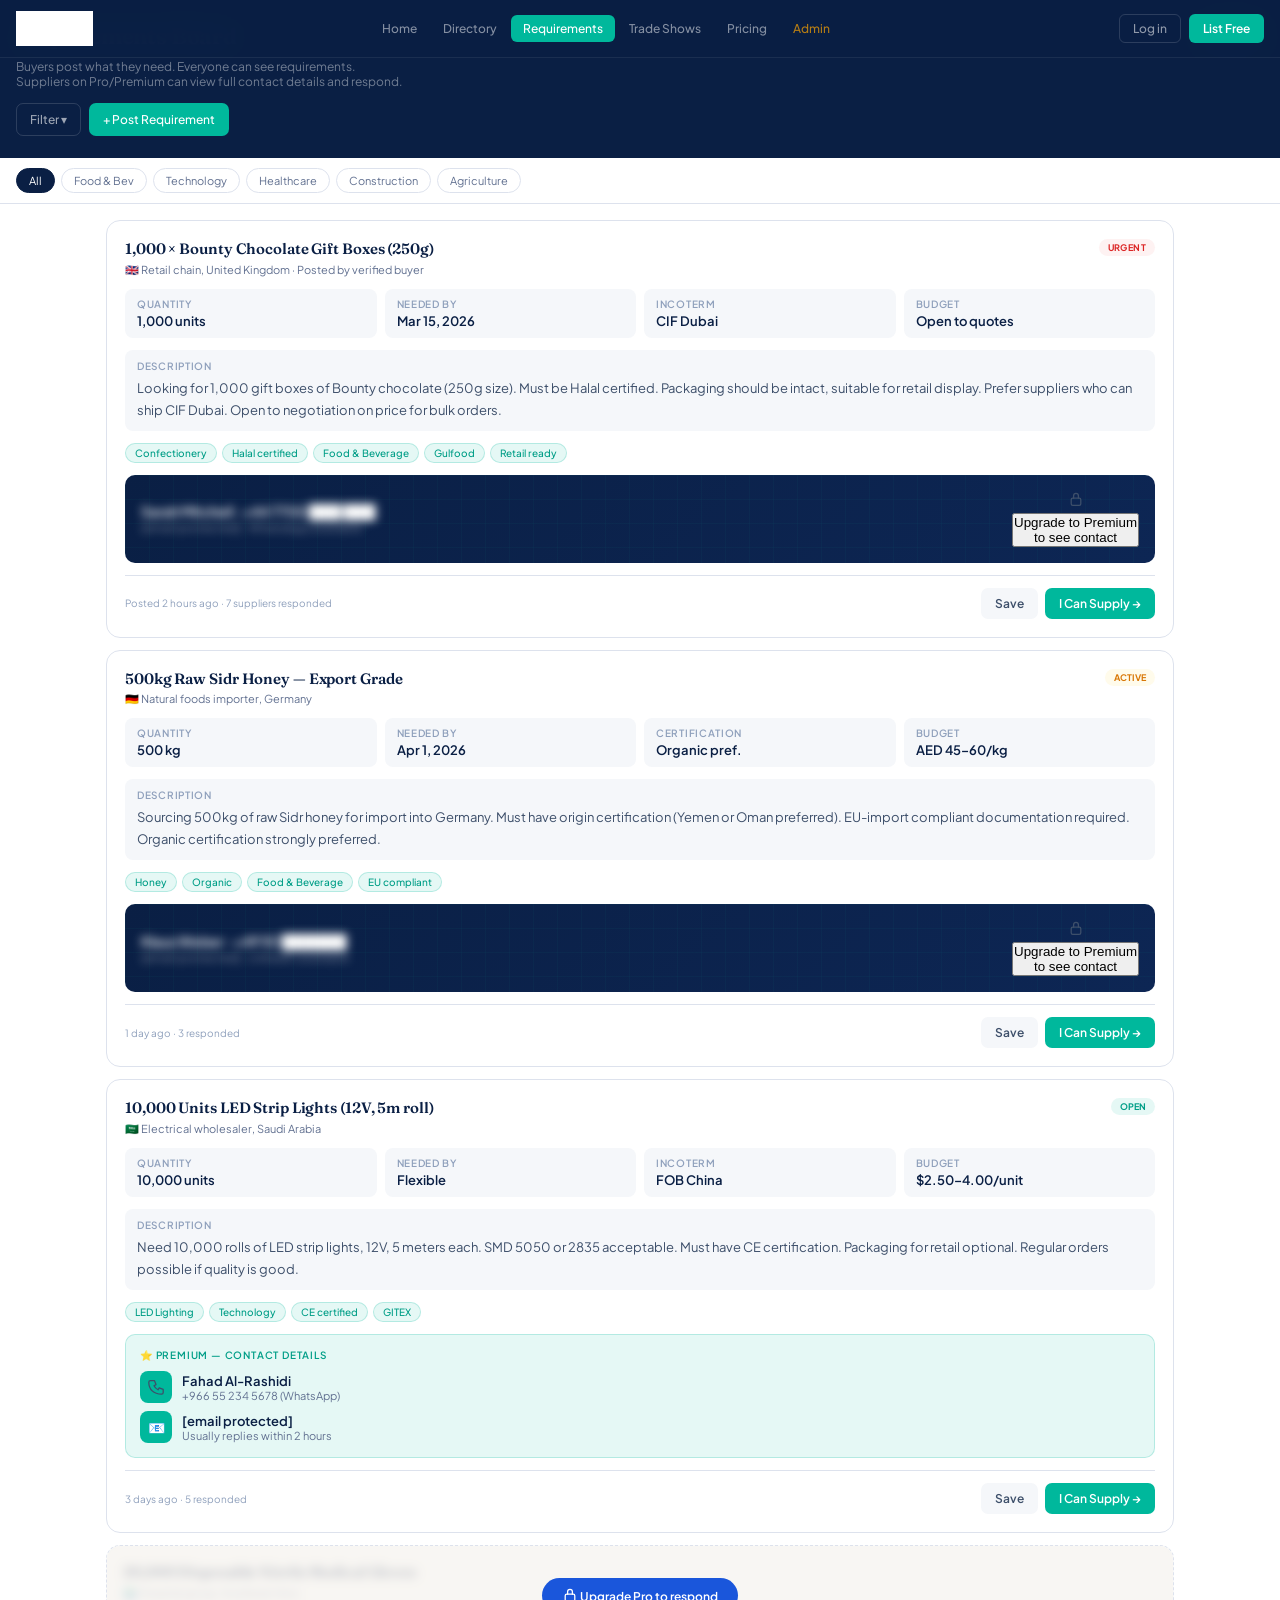
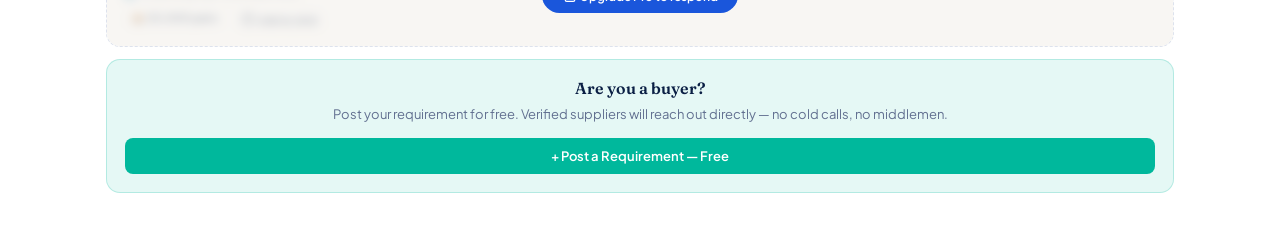
<file: requirements.html>
<!DOCTYPE html>
<html lang="en">
<head>
  <meta charset="UTF-8"/>
  <meta name="viewport" content="width=device-width, initial-scale=1.0, maximum-scale=1.0"/>
  <title>Biznecto — Requirements</title>
  <link rel="preconnect" href="https://fonts.googleapis.com"/>
  <link rel="preconnect" href="https://fonts.gstatic.com" crossorigin/>
  <link href="https://fonts.googleapis.com/css2?family=Plus+Jakarta+Sans:ital,wght@0,300;0,400;0,500;0,600;0,700;1,400&family=Fraunces:ital,opsz,wght@0,9..144,300;0,9..144,600;0,9..144,700;1,9..144,400&display=swap" rel="stylesheet"/>
  <link rel="stylesheet" href="css/styles.css"/>
</head>
<body>
<!-- PAGE TRANSITION OVERLAY -->
<div id="page-transition">
  <div class="pt-logo">
    <img src="Biznecto_Logo.png" alt="Biznecto" style="height:48px;width:auto;object-fit:contain;filter:brightness(0) invert(1);"/>
  </div>
</div>


<!-- ─── TOP NAV ─── -->
<nav class="top-nav" id="topNav">
  <a class="tn-logo" href="index.html" style="text-decoration:none; display:inline-flex; align-items:center;">
    <img src="Biznecto_Logo.png" alt="Biznecto" style="height:36px;width:auto;object-fit:contain;filter:brightness(0) invert(1);display:block;"/>
  </a>
  <div class="tn-tabs">
    <a class="tn-tab " href="index.html" style="text-decoration:none; display:inline-block;">Home</a>
    <a class="tn-tab " href="directory.html" style="text-decoration:none; display:inline-block;">Directory</a>
    <a class="tn-tab on" href="requirements.html" style="text-decoration:none; display:inline-block;">Requirements</a>
    <a class="tn-tab " href="trade-shows.html" style="text-decoration:none; display:inline-block;">Trade Shows</a>
    <a class="tn-tab " href="pricing.html" style="text-decoration:none; display:inline-block;">Pricing</a>
    <a class="tn-tab " href="admin.html" style="text-decoration:none; color:rgba(255,165,0,0.7); display:inline-block;" title="Admin">Admin</a>
  </div>
  <div class="tn-right">
    <a class="tn-login" id="loginBtn" href="auth.html?tab=login" style="text-decoration:none;">Log in</a>
    <a class="tn-register" id="registerBtn" href="auth.html?tab=register" style="text-decoration:none;">List Free</a>
    <div class="tn-avatar" id="tnAvatar" onclick="window.location.href='dashboard.html'" style="cursor:pointer; display:none;">AG</div>
    <a class="tn-dash-btn" id="dashBtn" href="dashboard.html" style="text-decoration:none; display:none;">Dashboard →</a>
  </div>
</nav>

<!-- ─── BOTTOM NAV ─── -->
<nav class="b-nav">
  <a class="bn-i " href="index.html" style="text-decoration:none;">
    <span class="bn-icon"><svg xmlns="http://www.w3.org/2000/svg" viewBox="0 0 20 20" width="16" height="16" stroke="currentColor" stroke-width="1.6" stroke-linecap="round" stroke-linejoin="round" fill="none" style="display:inline-block;vertical-align:-2px;flex-shrink:0;"><path d="M3 9.5L10 3l7 6.5V17H13v-4H7v4H3V9.5z"/></svg></span>Home
  </a>
  <a class="bn-i " href="directory.html" style="text-decoration:none;">
    <span class="bn-icon"><svg xmlns="http://www.w3.org/2000/svg" viewBox="0 0 20 20" width="16" height="16" stroke="currentColor" stroke-width="1.6" stroke-linecap="round" stroke-linejoin="round" fill="none" style="display:inline-block;vertical-align:-2px;flex-shrink:0;"><circle cx="9" cy="9" r="5"/><path d="M16 16l-3.5-3.5"/></svg></span>Directory
  </a>
  <a class="bn-i on" href="requirements.html" style="text-decoration:none;">
    <span class="bn-icon"><svg xmlns="http://www.w3.org/2000/svg" viewBox="0 0 20 20" width="16" height="16" stroke="currentColor" stroke-width="1.6" stroke-linecap="round" stroke-linejoin="round" fill="none" style="display:inline-block;vertical-align:-2px;flex-shrink:0;"><path d="M14 3H6a2 2 0 00-2 2v12a2 2 0 002 2h8a2 2 0 002-2V5a2 2 0 00-2-2z"/><path d="M7 8h6M7 12h4"/></svg></span>Needs
  </a>
  <a class="bn-i " href="trade-shows.html" style="text-decoration:none;">
    <span class="bn-icon"><svg xmlns="http://www.w3.org/2000/svg" viewBox="0 0 20 20" width="16" height="16" stroke="currentColor" stroke-width="1.6" stroke-linecap="round" stroke-linejoin="round" fill="none" style="display:inline-block;vertical-align:-2px;flex-shrink:0;"><rect x="2" y="4" width="16" height="14" rx="2"/><path d="M6 2v4M14 2v4M2 9h16"/></svg></span>Shows
  </a>
  <a class="bn-i " href="pricing.html" style="text-decoration:none;">
    <span class="bn-icon"><svg xmlns="http://www.w3.org/2000/svg" viewBox="0 0 20 20" width="16" height="16" stroke="currentColor" stroke-width="1.6" stroke-linecap="round" stroke-linejoin="round" fill="none" style="display:inline-block;vertical-align:-2px;flex-shrink:0;"><rect x="2" y="5" width="16" height="12" rx="1.5"/><path d="M6 5V3.5A1.5 1.5 0 017.5 2h5A1.5 1.5 0 0114 3.5V5"/></svg></span>Plans
  </a>
</nav>

<div class="req-hdr">
    <div style="display:flex;align-items:flex-start;justify-content:space-between;gap:10px;margin-bottom:5px;"><h1>Requirements Board</h1><span style="font-size:11px;font-weight:700;padding:3px 10px;border-radius:100px;background:var(--teal);color:#fff;flex-shrink:0;margin-top:4px;">24 open</span></div>
    <p>Buyers post what they need. Everyone can see requirements.<br>Suppliers on Pro/Premium can view full contact details and respond.</p>
    <div class="req-hdr-actions">
      <button class="rha-btn">Filter ▾</button>
      <button class="rha-btn rha-post" href="requirements.html#post">+ Post Requirement</button>
    </div>
  </div>
  <div class="fchips"><div class="fchip on" onclick="fc(this,'req')">All</div><div class="fchip" onclick="fc(this,'req')">Food & Bev</div><div class="fchip" onclick="fc(this,'req')">Technology</div><div class="fchip" onclick="fc(this,'req')">Healthcare</div><div class="fchip" onclick="fc(this,'req')">Construction</div><div class="fchip" onclick="fc(this,'req')">Agriculture</div></div>
  <div class="inner" style="padding-top:16px;padding-bottom:20px;">

    <!-- Full requirement card 1 — URGENT -->
    <div class="req-card">
      <div class="rc-header"><div><div class="rc-title">1,000 × Bounty Chocolate Gift Boxes (250g)</div><div class="rc-buyer">🇬🇧 Retail chain, United Kingdom · Posted by verified buyer</div></div><span class="urg-hot">Urgent</span></div>
      <div class="rc-body">
        <div class="rc-detail-grid">
          <div class="rc-detail-item"><div class="label">Quantity</div><div class="value">1,000 units</div></div>
          <div class="rc-detail-item"><div class="label">Needed By</div><div class="value">Mar 15, 2026</div></div>
          <div class="rc-detail-item"><div class="label">Incoterm</div><div class="value">CIF Dubai</div></div>
          <div class="rc-detail-item"><div class="label">Budget</div><div class="value">Open to quotes</div></div>
        </div>
        <div class="rc-desc-box"><div class="label">Description</div><p>Looking for 1,000 gift boxes of Bounty chocolate (250g size). Must be Halal certified. Packaging should be intact, suitable for retail display. Prefer suppliers who can ship CIF Dubai. Open to negotiation on price for bulk orders.</p></div>
        <div class="rc-tags"><span class="tag">Confectionery</span><span class="tag">Halal certified</span><span class="tag">Food & Beverage</span><span class="tag">Gulfood</span><span class="tag">Retail ready</span></div>
        <!-- Contact locked for non-premium -->
        <div class="rc-contact-locked">
          <div class="rcl-inner">
            <div class="rcl-blur"><h5>Sarah Mitchell · +44 7700 ███ ███</h5><p><a href="/cdn-cgi/l/email-protection" class="__cf_email__" data-cfemail="6112001300094f0c2113041500080d020900080f4f020e4f140a">[email&#160;protected]</a> · WhatsApp available</p></div>
            <div class="rcl-lock"><span class="lock-icon" style="display:flex;"><svg xmlns="http://www.w3.org/2000/svg" viewBox="0 0 20 20" width="16" height="16" stroke="currentColor" stroke-width="1.6" stroke-linecap="round" stroke-linejoin="round" fill="none" style="display:inline-block;vertical-align:-2px;flex-shrink:0;"><rect x="4" y="9" width="12" height="9" rx="2"/><path d="M7 9V6a3 3 0 016 0v3"/></svg></span><button class="rcl-lock-btn" onclick="goPage('pricing',null)">Upgrade to Premium<br>to see contact</button></div>
          </div>
        </div>
      </div>
      <div class="rc-footer"><span class="rc-posted">Posted 2 hours ago · 7 suppliers responded</span><div class="rc-btns"><button class="rcb rcb-save">Save</button><button class="rcb rcb-supply" href="auth.html?tab=register">I Can Supply →</button></div></div>
    </div>

    <!-- Req card 2 -->
    <div class="req-card">
      <div class="rc-header"><div><div class="rc-title">500kg Raw Sidr Honey — Export Grade</div><div class="rc-buyer">🇩🇪 Natural foods importer, Germany</div></div><span class="urg-act">Active</span></div>
      <div class="rc-body">
        <div class="rc-detail-grid">
          <div class="rc-detail-item"><div class="label">Quantity</div><div class="value">500 kg</div></div>
          <div class="rc-detail-item"><div class="label">Needed By</div><div class="value">Apr 1, 2026</div></div>
          <div class="rc-detail-item"><div class="label">Certification</div><div class="value">Organic pref.</div></div>
          <div class="rc-detail-item"><div class="label">Budget</div><div class="value">AED 45–60/kg</div></div>
        </div>
        <div class="rc-desc-box"><div class="label">Description</div><p>Sourcing 500kg of raw Sidr honey for import into Germany. Must have origin certification (Yemen or Oman preferred). EU-import compliant documentation required. Organic certification strongly preferred.</p></div>
        <div class="rc-tags"><span class="tag">Honey</span><span class="tag">Organic</span><span class="tag">Food & Beverage</span><span class="tag">EU compliant</span></div>
        <div class="rc-contact-locked"><div class="rcl-inner"><div class="rcl-blur"><h5>Klaus Weber · +49 151 ██████</h5><p><a href="/cdn-cgi/l/email-protection" class="__cf_email__" data-cfemail="f299dc8597909780b29c93868780939b9f829d8086dc9697">[email&#160;protected]</a> · LinkedIn available</p></div><div class="rcl-lock"><span class="lock-icon" style="display:flex;"><svg xmlns="http://www.w3.org/2000/svg" viewBox="0 0 20 20" width="16" height="16" stroke="currentColor" stroke-width="1.6" stroke-linecap="round" stroke-linejoin="round" fill="none" style="display:inline-block;vertical-align:-2px;flex-shrink:0;"><rect x="4" y="9" width="12" height="9" rx="2"/><path d="M7 9V6a3 3 0 016 0v3"/></svg></span><button class="rcl-lock-btn" onclick="goPage('pricing',null)">Upgrade to Premium<br>to see contact</button></div></div></div>
      </div>
      <div class="rc-footer"><span class="rc-posted">1 day ago · 3 responded</span><div class="rc-btns"><button class="rcb rcb-save">Save</button><button class="rcb rcb-supply" href="auth.html?tab=register">I Can Supply →</button></div></div>
    </div>

    <!-- Req card 3 — OPEN, contact visible (simulating premium view) -->
    <div class="req-card">
      <div class="rc-header"><div><div class="rc-title">10,000 Units LED Strip Lights (12V, 5m roll)</div><div class="rc-buyer">🇸🇦 Electrical wholesaler, Saudi Arabia</div></div><span class="urg-open">Open</span></div>
      <div class="rc-body">
        <div class="rc-detail-grid">
          <div class="rc-detail-item"><div class="label">Quantity</div><div class="value">10,000 units</div></div>
          <div class="rc-detail-item"><div class="label">Needed By</div><div class="value">Flexible</div></div>
          <div class="rc-detail-item"><div class="label">Incoterm</div><div class="value">FOB China</div></div>
          <div class="rc-detail-item"><div class="label">Budget</div><div class="value">$2.50–4.00/unit</div></div>
        </div>
        <div class="rc-desc-box"><div class="label">Description</div><p>Need 10,000 rolls of LED strip lights, 12V, 5 meters each. SMD 5050 or 2835 acceptable. Must have CE certification. Packaging for retail optional. Regular orders possible if quality is good.</p></div>
        <div class="rc-tags"><span class="tag">LED Lighting</span><span class="tag">Technology</span><span class="tag">CE certified</span><span class="tag">GITEX</span></div>
        <!-- Contact visible for premium demo -->
        <div class="rc-contact-visible">
          <div style="font-size:10px;font-weight:600;color:var(--teal-d);text-transform:uppercase;letter-spacing:.8px;margin-bottom:10px;">⭐ Premium — Contact Details</div>
          <div class="rcv-row"><div class="rcv-icon"><svg xmlns="http://www.w3.org/2000/svg" viewBox="0 0 20 20" width="16" height="16" stroke="currentColor" stroke-width="1.6" stroke-linecap="round" stroke-linejoin="round" fill="none" style="display:inline-block;vertical-align:-2px;flex-shrink:0;"><path d="M4 2h4l2 5-2.5 1.5c1 2 3 4 5 5L14 11l5 2v4a2 2 0 01-2 2C7 19 1 13 1 4a2 2 0 012-2z"/></svg></div><div><h5>Fahad Al-Rashidi</h5><p>+966 55 234 5678 (WhatsApp)</p></div></div>
          <div class="rcv-row"><div class="rcv-icon">📧</div><div><h5><a href="/cdn-cgi/l/email-protection" class="__cf_email__" data-cfemail="eb8d8a838a8fab80988ac68e878e889f9982888a87c5888486">[email&#160;protected]</a></h5><p>Usually replies within 2 hours</p></div></div>
        </div>
      </div>
      <div class="rc-footer"><span class="rc-posted">3 days ago · 5 responded</span><div class="rc-btns"><button class="rcb rcb-save">Save</button><button class="rcb rcb-supply">I Can Supply →</button></div></div>
    </div>

    <!-- Locked requirement cards (contact locked for non-pro) -->
    <div class="req-locked-card"><div class="rlc-blur"><div class="rc-title">20,000 Disposable Nitrile Medical Gloves</div><div class="rc-buyer">🌍 Hospital group, Southeast Asia</div><div style="display:flex;gap:6px;flex-wrap:wrap;margin-top:8px;"><span class="rpc-det" style="font-size:11px;background:var(--sand);padding:3px 8px;border-radius:5px;">📦 <strong>20,000 pairs</strong></span><span class="rpc-det" style="font-size:11px;background:var(--sand);padding:3px 8px;border-radius:5px;"><svg xmlns="http://www.w3.org/2000/svg" viewBox="0 0 20 20" width="16" height="16" stroke="currentColor" stroke-width="1.6" stroke-linecap="round" stroke-linejoin="round" fill="none" style="display:inline-block;vertical-align:-2px;flex-shrink:0;"><circle cx="10" cy="10" r="8"/><path d="M10 6v8M8 8h3a1 1 0 010 2H9a1 1 0 000 2h3"/></svg> <strong>USD 8,000</strong></span></div></div><div class="rlc-overlay"><button class="rlc-btn" onclick="goPage('pricing',null)"><svg xmlns="http://www.w3.org/2000/svg" viewBox="0 0 20 20" width="16" height="16" stroke="currentColor" stroke-width="1.6" stroke-linecap="round" stroke-linejoin="round" fill="none"  style="display:inline-block;vertical-align:-2px;flex-shrink:0;"><rect x="4" y="9" width="12" height="9" rx="2"/><path d="M7 9V6a3 3 0 016 0v3"/></svg> Upgrade Pro to respond</button></div></div>

    <div class="post-req-box">
      <h4>Are you a buyer?</h4>
      <p>Post your requirement for free. Verified suppliers will reach out directly — no cold calls, no middlemen.</p>
      <button class="btn btn-teal btn-full" href="requirements.html#post">+ Post a Requirement — Free</button>
    </div>
  </div>

<div class="toast" id="toast"></div>

<!-- MODALS -->
<div class="modal-overlay" id="reqModal">
  <div class="modal-sheet" style="position:relative;">
    <button class="ms-close" onclick="closeReqModal()">✕</button>
    <div class="msh"></div>
    <div class="ms-title">Post a Requirement</div>
    <div class="ms-sub">Tell suppliers what you need. Get quotes fast.</div>
    <div style="display:flex;flex-direction:column;gap:14px;">
      <div>
        <label style="display:block;font-size:12px;font-weight:600;color:var(--ink);margin-bottom:6px;">Requirement Title</label>
        <input type="text" placeholder="e.g. 500kg Raw Organic Honey" style="width:100%;border:1.5px solid var(--border);border-radius:10px;padding:12px 14px;font-family:var(--fb);font-size:14px;font-weight:500;outline:none;" />
      </div>
      <div style="display:flex;gap:10px;">
        <div style="flex:1;">
          <label style="display:block;font-size:12px;font-weight:600;color:var(--ink);margin-bottom:6px;">Category</label>
          <select style="width:100%;border:1.5px solid var(--border);border-radius:10px;padding:12px 14px;font-family:var(--fb);font-size:14px;font-weight:500;outline:none;background:#fff;appearance:none;"><option>Food & Beverage</option><option>Agriculture</option></select>
        </div>
        <div style="flex:1;">
          <label style="display:block;font-size:12px;font-weight:600;color:var(--ink);margin-bottom:6px;">Quantity</label>
          <input type="text" placeholder="e.g. 500" style="width:100%;border:1.5px solid var(--border);border-radius:10px;padding:12px 14px;font-family:var(--fb);font-size:14px;font-weight:500;outline:none;" />
        </div>
      </div>
      <div>
        <label style="display:block;font-size:12px;font-weight:600;color:var(--ink);margin-bottom:6px;">Details</label>
        <textarea rows="4" placeholder="Describe quality, packaging, target price, delivery terms..." style="width:100%;border:1.5px solid var(--border);border-radius:10px;padding:12px 14px;font-family:var(--fb);font-size:14px;font-weight:500;outline:none;resize:none;"></textarea>
      </div>
      <button class="btn btn-teal" style="width:100%;padding:14px;font-size:15px;justify-content:center;margin-top:8px;" onclick="closeReqModal(); showToast('Requirement posted successfully!')">Post Requirement →</button>
    </div>
  </div>
</div>

<script src="js/main.js"></script>
<script>
document.addEventListener('DOMContentLoaded', () => {
    if(window.location.hash === '#post') {
        openReqModal();
    }
    
    // Auth Check
    if ('requirements' === 'dashboard' || 'requirements' === 'admin') {
        if(localStorage.getItem('biz_logged_in') !== 'true') {
            window.location.href = 'auth.html?next=' + 'dashboard.html' + '&tab=login';
        }
    }
    // Auth specific logic executed below components since they are separated.
});
</script>
</body>
</html>
</file>
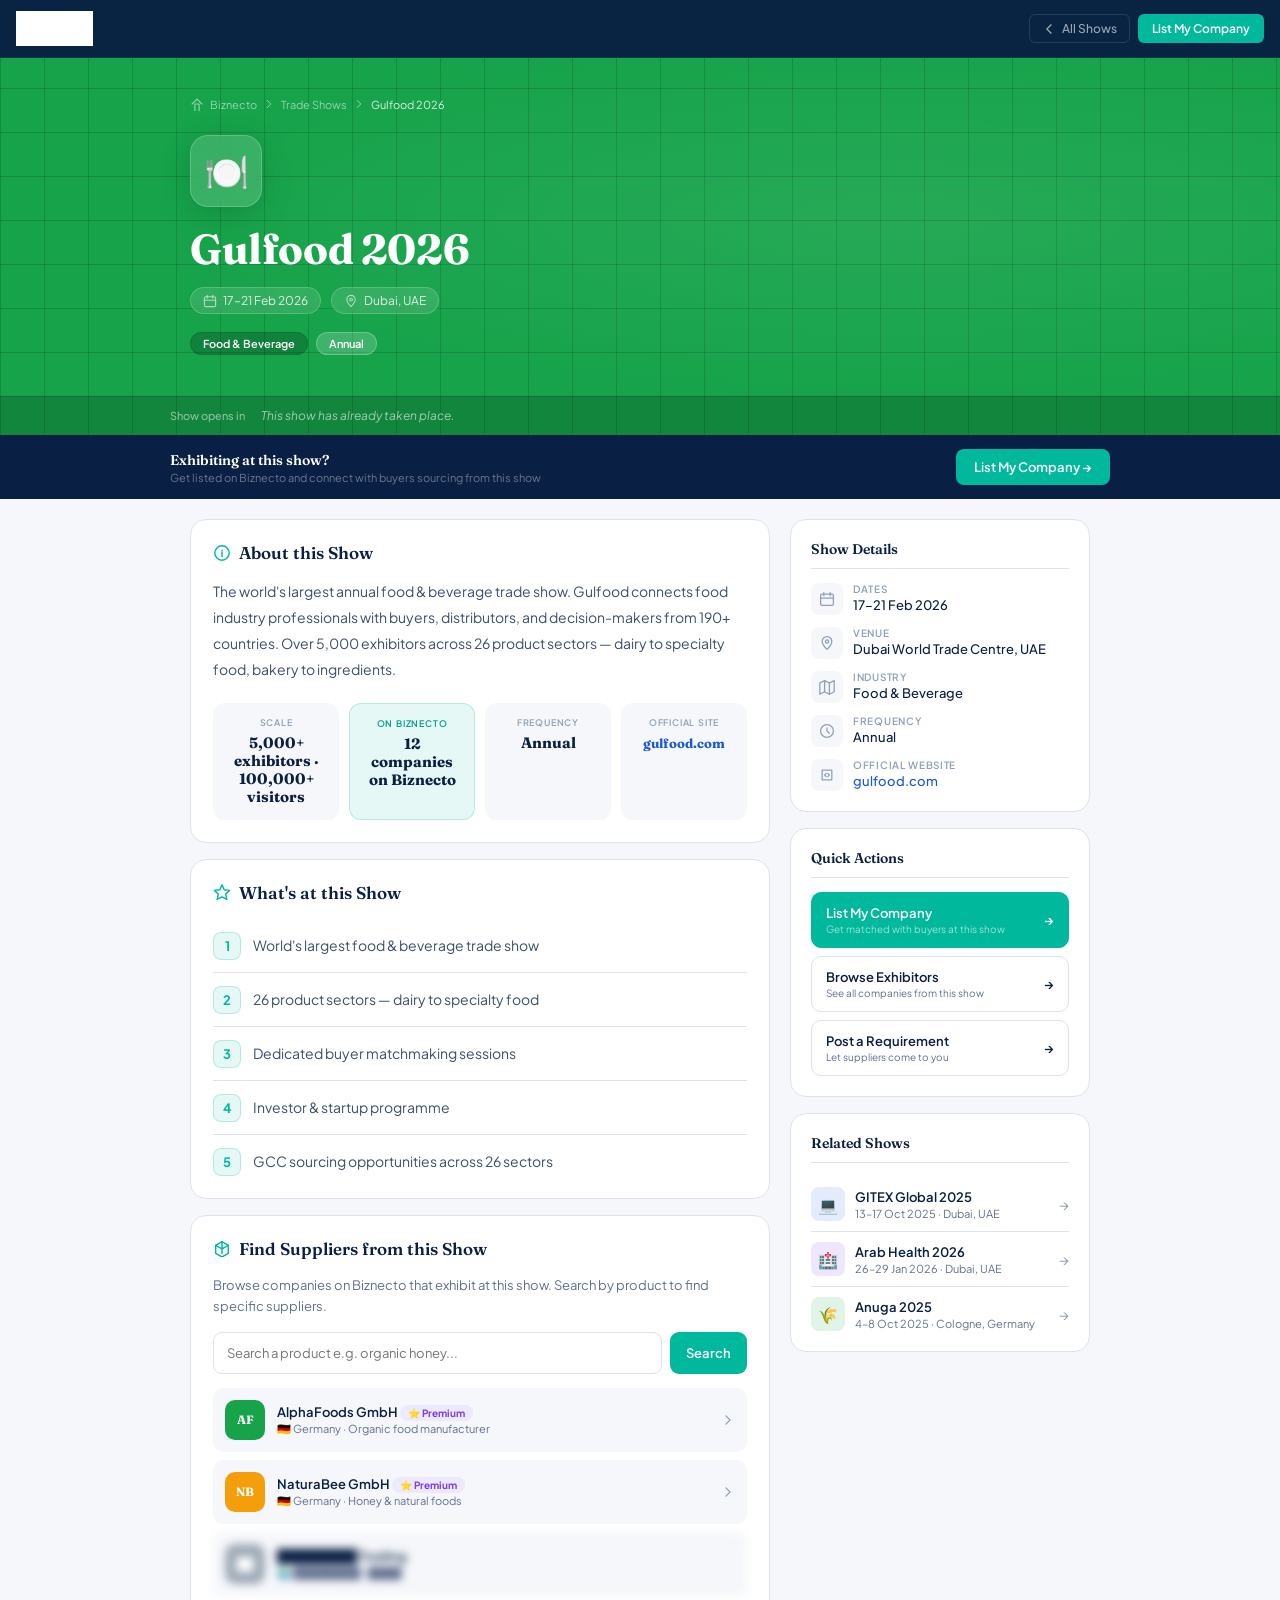
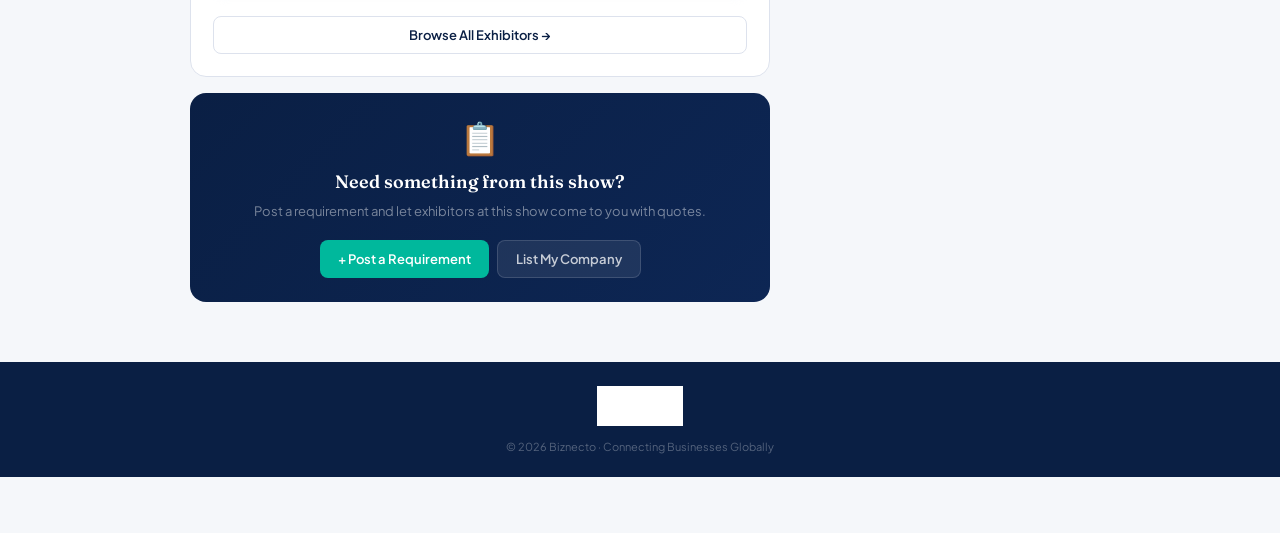
<file: show-detail.html>
<!DOCTYPE html>
<html lang="en">
<head>
<meta charset="UTF-8"/>
<meta name="viewport" content="width=device-width, initial-scale=1.0, maximum-scale=1.0"/>
<title>Exhibition Detail — Biznecto</title>
<meta name="description" content="Explore exhibition details, find suppliers, and post requirements on Biznecto."/>
<link rel="preconnect" href="https://fonts.googleapis.com"/>
<link rel="preconnect" href="https://fonts.gstatic.com" crossorigin/>
<link href="https://fonts.googleapis.com/css2?family=Plus+Jakarta+Sans:ital,wght@0,300;0,400;0,500;0,600;0,700;1,400&family=Fraunces:ital,opsz,wght@0,9..144,300;0,9..144,600;0,9..144,700;1,9..144,400&display=swap" rel="stylesheet"/>
<style>
/* ─── TOKENS ─── */
:root{
  --ink:#0a1f44;--ink2:#0d2654;--ink3:#1a3a6b;
  --teal:#00b89c;--teal-d:#009e87;--teal-gl:rgba(0,184,156,0.10);--teal-br:rgba(0,184,156,0.22);
  --amber:#f59e0b;--coral:#ef4444;--blue:#1a56db;--purple:#7c3aed;--green:#16a34a;
  --white:#fff;--sand:#f5f7fa;--sand2:#eaecf2;
  --border:#dde2ed;--border2:#c6cedd;
  --body:#3d4f6a;--muted:#617090;--hint:#8fa0bc;
  --fh:'Fraunces',Georgia,serif;--fb:'Plus Jakarta Sans',system-ui,sans-serif;
  --r:8px;--rm:14px;--rl:20px;--rx:28px;
  --sh:0 2px 12px rgba(10,31,68,0.08);--shh:0 12px 40px rgba(10,31,68,0.13);
  --show-color:#16a34a;
}
*{margin:0;padding:0;box-sizing:border-box;-webkit-tap-highlight-color:transparent;}
html{scroll-behavior:smooth;}
body{font-family:var(--fb);color:var(--body);background:#f5f7fa;overflow-x:hidden;-webkit-font-smoothing:antialiased;}

/* ─── PAGE TRANSITION OVERLAY ─── */
#page-transition{
  position:fixed;inset:0;z-index:9999;
  background:var(--ink);
  display:flex;align-items:center;justify-content:center;
  pointer-events:none;
  opacity:0;
  transition:opacity 0.3s cubic-bezier(0.4,0,0.2,1);
}
#page-transition.visible{opacity:1;pointer-events:all;}
.pt-logo{
  display:inline-flex;align-items:center;gap:0;
  opacity:0;transform:scale(0.9);
  transition:all 0.3s cubic-bezier(0.34,1.56,0.64,1) 0.1s;
}
#page-transition.visible .pt-logo{opacity:1;transform:scale(1);}
.pt-biz{background:var(--teal);color:#fff;padding:6px 12px;font-family:var(--fb);font-weight:900;font-size:22px;letter-spacing:.5px;border-radius:4px 0 0 4px;line-height:1.4;}
.pt-necto{color:#fff;font-family:var(--fb);font-weight:800;font-size:22px;letter-spacing:.5px;padding:6px 10px;border:2px solid rgba(255,255,255,0.25);border-left:none;border-radius:0 4px 4px 0;line-height:1.4;}

/* ─── BODY FADE IN ─── */
body{animation:bodyFadeIn 0.4s ease both;}
@keyframes bodyFadeIn{from{opacity:0;transform:translateY(8px)}to{opacity:1;transform:none}}

/* ─── TOP NAV ─── */
.top-nav{
  position:fixed;top:0;left:0;right:0;z-index:300;height:58px;
  background:rgba(10,31,68,0.97);backdrop-filter:blur(18px);
  border-bottom:1px solid rgba(255,255,255,0.07);
  display:flex;align-items:center;justify-content:space-between;padding:0 16px;
}
.tn-logo{font-family:var(--fb);font-weight:800;font-size:18px;color:#fff;text-decoration:none;cursor:pointer;letter-spacing:.5px;text-transform:uppercase;display:inline-flex;align-items:center;gap:0;}
.tn-logo .biz{background:var(--teal);color:#fff;padding:3px 7px;border-radius:3px 0 0 3px;font-size:15px;}
.tn-logo .necto{border:1.5px solid rgba(255,255,255,0.2);border-left:none;padding:3px 7px;border-radius:0 3px 3px 0;font-size:15px;}
.tn-back{display:inline-flex;align-items:center;gap:6px;color:rgba(255,255,255,0.6);font-size:12px;font-weight:500;cursor:pointer;padding:6px 12px;border-radius:6px;border:1px solid rgba(255,255,255,0.12);transition:all .15s;background:transparent;font-family:var(--fb);}
.tn-back:hover{color:#fff;border-color:rgba(255,255,255,0.3);background:rgba(255,255,255,0.06);}
.tn-right{display:flex;align-items:center;gap:8px;}
.tn-cta{font-size:12px;font-weight:600;color:#fff;background:var(--teal);padding:7px 14px;border-radius:6px;cursor:pointer;font-family:var(--fb);border:none;transition:background .15s;white-space:nowrap;}
.tn-cta:hover{background:var(--teal-d);}

/* ─── HERO ─── */
.show-hero{
  padding-top:58px;
  background:var(--show-color);
  position:relative;
  overflow:hidden;
  min-height:300px;
}
.hero-pattern{
  position:absolute;inset:0;
  background-image:
    radial-gradient(ellipse at 70% 50%, rgba(255,255,255,0.07) 0%, transparent 60%),
    linear-gradient(rgba(0,0,0,0.15) 1px, transparent 1px),
    linear-gradient(90deg, rgba(0,0,0,0.15) 1px, transparent 1px);
  background-size:100% 100%, 44px 44px, 44px 44px;
  pointer-events:none;
}
.hero-inner{max-width:940px;margin:0 auto;padding:36px 20px 40px;position:relative;z-index:2;}
.hero-breadcrumb{
  display:inline-flex;align-items:center;gap:6px;
  font-size:11px;color:rgba(255,255,255,0.55);
  margin-bottom:24px;
}
.hero-breadcrumb span{color:rgba(255,255,255,0.85);}
.hero-icon-wrap{
  width:72px;height:72px;border-radius:18px;
  background:rgba(255,255,255,0.15);
  backdrop-filter:blur(8px);
  border:1.5px solid rgba(255,255,255,0.2);
  display:flex;align-items:center;justify-content:center;
  font-size:36px;margin-bottom:18px;
  box-shadow:0 8px 32px rgba(0,0,0,0.15);
}
.hero-name{
  font-family:var(--fh);font-weight:700;
  font-size:clamp(26px,5vw,42px);
  color:#fff;margin-bottom:14px;
  letter-spacing:-.4px;line-height:1.15;
}
.hero-meta-row{display:flex;flex-wrap:wrap;gap:10px;margin-bottom:18px;}
.hero-meta-chip{
  display:inline-flex;align-items:center;gap:6px;
  font-size:12px;color:rgba(255,255,255,0.85);
  background:rgba(255,255,255,0.12);
  border:1px solid rgba(255,255,255,0.18);
  padding:5px 12px;border-radius:100px;
  backdrop-filter:blur(4px);
}
.hero-meta-chip svg{flex-shrink:0;opacity:0.7;}
.hero-badges{display:flex;gap:8px;flex-wrap:wrap;}
.hero-badge{
  font-size:11px;font-weight:600;
  padding:4px 12px;border-radius:100px;
  background:rgba(255,255,255,0.18);
  color:#fff;
  border:1px solid rgba(255,255,255,0.22);
}
.hero-badge.industry{background:rgba(0,0,0,0.2);border-color:rgba(0,0,0,0.1);}

/* ─── COUNTDOWN ─── */
.countdown-bar{
  background:rgba(0,0,0,0.18);
  border-top:1px solid rgba(255,255,255,0.1);
  padding:12px 20px;
  position:relative;z-index:2;
}
.countdown-inner{max-width:940px;margin:0 auto;display:flex;align-items:center;gap:16px;flex-wrap:wrap;}
.countdown-label{font-size:11px;color:rgba(255,255,255,0.5);font-weight:500;}
.countdown-units{display:flex;gap:12px;}
.cu{text-align:center;}
.cu-val{font-family:var(--fh);font-weight:700;font-size:22px;color:#fff;line-height:1;}
.cu-lbl{font-size:9px;color:rgba(255,255,255,0.4);text-transform:uppercase;letter-spacing:.8px;margin-top:2px;}
.countdown-sep{font-size:20px;color:rgba(255,255,255,0.3);font-weight:300;margin-top:-4px;}
.countdown-past{font-size:12px;color:rgba(255,255,255,0.6);font-style:italic;}

/* ─── EXHIBITING CTA STRIP ─── */
.exhibiting-strip{
  background:var(--ink);
  padding:14px 20px;
  display:flex;align-items:center;justify-content:space-between;gap:12px;flex-wrap:wrap;
}
.exhibiting-strip-inner{max-width:940px;margin:0 auto;width:100%;display:flex;align-items:center;justify-content:space-between;gap:12px;flex-wrap:wrap;}
.es-text .es-title{font-family:var(--fh);font-weight:600;font-size:14px;color:#fff;margin-bottom:2px;}
.es-text .es-sub{font-size:11px;color:rgba(255,255,255,0.4);}

/* ─── MAIN LAYOUT ─── */
.show-main{max-width:940px;margin:0 auto;padding:20px 20px 60px;display:grid;grid-template-columns:1fr;gap:16px;}
@media(min-width:768px){.show-main{grid-template-columns:1fr 300px;gap:20px;}}

/* ─── CARDS ─── */
.sc{background:#fff;border:1px solid var(--border);border-radius:16px;padding:22px;margin-bottom:16px;}
.sc:last-child{margin-bottom:0;}
.sc-title{font-family:var(--fh);font-weight:600;font-size:17px;color:var(--ink);margin-bottom:16px;display:flex;align-items:center;gap:8px;}
.sc-title svg{color:var(--teal);}

/* ─── STATS GRID ─── */
.stats-grid{display:grid;grid-template-columns:repeat(2,1fr);gap:10px;}
@media(min-width:480px){.stats-grid{grid-template-columns:repeat(4,1fr);}}
.stat-box{border-radius:12px;padding:14px;text-align:center;}
.stat-box.light{background:var(--sand);}
.stat-box.accent{background:var(--teal-gl);border:1px solid var(--teal-br);}
.stat-lbl{font-size:9px;font-weight:600;text-transform:uppercase;letter-spacing:.8px;color:var(--hint);margin-bottom:6px;}
.stat-box.accent .stat-lbl{color:var(--teal-d);}
.stat-val{font-family:var(--fh);font-weight:700;font-size:15px;color:var(--ink);line-height:1.2;}

/* ─── HIGHLIGHTS ─── */
.highlight-list{display:flex;flex-direction:column;gap:0;}
.hl-item{
  display:flex;align-items:flex-start;gap:12px;
  padding:12px 0;
  border-bottom:1px solid var(--border);
}
.hl-item:last-child{border-bottom:none;padding-bottom:0;}
.hl-dot{
  width:28px;height:28px;border-radius:8px;
  background:var(--teal-gl);border:1px solid var(--teal-br);
  display:flex;align-items:center;justify-content:center;
  color:var(--teal);flex-shrink:0;margin-top:1px;
  font-size:13px;font-weight:700;
}
.hl-text{font-size:14px;color:var(--body);line-height:1.55;padding-top:4px;}

/* ─── SUPPLIER SECTION ─── */
.supplier-search-row{display:flex;gap:8px;margin-bottom:14px;}
.supplier-search-row input{flex:1;border:1.5px solid var(--border);border-radius:9px;padding:10px 13px;font-family:var(--fb);font-size:13px;color:var(--ink);outline:none;min-height:42px;transition:border-color .15s;}
.supplier-search-row input:focus{border-color:var(--teal);}
.supplier-search-row button{background:var(--teal);color:#fff;border:none;padding:0 16px;border-radius:9px;font-size:13px;font-weight:600;cursor:pointer;font-family:var(--fb);min-height:42px;white-space:nowrap;transition:background .15s;}
.supplier-search-row button:hover{background:var(--teal-d);}
.supplier-card{
  display:flex;align-items:center;gap:12px;
  padding:12px;background:var(--sand);border-radius:10px;
  margin-bottom:8px;transition:all .15s;cursor:pointer;
}
.supplier-card:hover{background:var(--sand2);}
.supplier-avatar{
  width:40px;height:40px;border-radius:10px;
  display:flex;align-items:center;justify-content:center;
  font-family:var(--fh);font-weight:700;font-size:12px;color:#fff;flex-shrink:0;
}
.supplier-info{flex:1;min-width:0;}
.supplier-name{font-size:13px;font-weight:600;color:var(--ink);margin-bottom:2px;}
.supplier-meta{font-size:11px;color:var(--muted);}
.supplier-card-locked{filter:blur(4px);user-select:none;pointer-events:none;}
.badge-prem{background:#ede9fe;color:#7c3aed;font-size:10px;font-weight:700;padding:2px 8px;border-radius:100px;}
.badge-pro{background:#dbeafe;color:#1a56db;font-size:10px;font-weight:700;padding:2px 8px;border-radius:100px;}
.badge-free{background:var(--sand2);color:var(--hint);font-size:10px;font-weight:600;padding:2px 8px;border-radius:100px;}

/* ─── REQUIREMENT CTA ─── */
.req-cta{
  background:linear-gradient(135deg, var(--ink), var(--ink2));
  border-radius:16px;padding:24px;text-align:center;
}
.req-cta-icon{font-size:32px;margin-bottom:12px;}
.req-cta h3{font-family:var(--fh);font-weight:600;font-size:18px;color:#fff;margin-bottom:8px;}
.req-cta p{font-size:13px;color:rgba(255,255,255,0.45);margin-bottom:18px;line-height:1.65;}
.req-cta-btns{display:flex;gap:8px;justify-content:center;flex-wrap:wrap;}

/* ─── SIDEBAR ─── */
.sidebar{display:flex;flex-direction:column;gap:16px;}
.sb-card{background:#fff;border:1px solid var(--border);border-radius:16px;padding:20px;}
.sb-card-title{font-family:var(--fh);font-weight:600;font-size:14px;color:var(--ink);margin-bottom:14px;padding-bottom:10px;border-bottom:1px solid var(--border);}
.sb-row{display:flex;align-items:flex-start;gap:10px;margin-bottom:12px;}
.sb-row:last-child{margin-bottom:0;}
.sb-icon{width:32px;height:32px;border-radius:8px;background:var(--sand);display:flex;align-items:center;justify-content:center;color:var(--hint);flex-shrink:0;}
.sb-text{flex:1;min-width:0;}
.sb-lbl{font-size:10px;font-weight:600;text-transform:uppercase;letter-spacing:.7px;color:var(--hint);margin-bottom:2px;}
.sb-val{font-size:13px;font-weight:500;color:var(--ink);word-break:break-word;}
.sb-val a{color:var(--blue);text-decoration:none;}
.sb-val a:hover{text-decoration:underline;}
.sb-action-btn{
  display:flex;align-items:center;justify-content:space-between;
  padding:12px 14px;border-radius:10px;border:1.5px solid var(--border);
  background:#fff;cursor:pointer;font-family:var(--fb);
  font-size:13px;font-weight:600;color:var(--ink);
  margin-bottom:8px;transition:all .15s;width:100%;text-align:left;
}
.sb-action-btn:hover{border-color:var(--teal);background:var(--teal-gl);}
.sb-action-btn:last-child{margin-bottom:0;}
.sb-action-btn.primary{background:var(--teal);border-color:var(--teal);color:#fff;}
.sb-action-btn.primary:hover{background:var(--teal-d);}
.sb-action-btn .lbl{display:flex;flex-direction:column;gap:2px;}
.sb-action-btn .lbl small{font-size:10px;font-weight:400;color:rgba(255,255,255,0.6);}
.sb-action-btn.primary .lbl small{color:rgba(255,255,255,0.6);}
.sb-action-btn:not(.primary) .lbl small{color:var(--muted);}

/* related shows */
.related-show{display:flex;align-items:center;gap:10px;padding:10px 0;border-bottom:1px solid var(--border);cursor:pointer;transition:all .15s;}
.related-show:last-child{border-bottom:none;padding-bottom:0;}
.related-show:hover .rs-name{color:var(--teal);}
.rs-icon{width:34px;height:34px;border-radius:8px;display:flex;align-items:center;justify-content:center;font-size:16px;flex-shrink:0;}
.rs-name{font-size:13px;font-weight:600;color:var(--ink);margin-bottom:2px;transition:color .15s;}
.rs-meta{font-size:11px;color:var(--muted);}
.rs-arr{color:var(--hint);margin-left:auto;font-size:14px;}

/* ─── BUTTONS ─── */
.btn{font-family:var(--fb);font-size:13px;font-weight:600;padding:10px 18px;border-radius:8px;cursor:pointer;border:none;transition:all .15s;display:inline-flex;align-items:center;gap:6px;}
.btn-teal{background:var(--teal);color:#fff;}
.btn-teal:hover{background:var(--teal-d);}
.btn-outline{background:transparent;color:var(--ink);border:1.5px solid var(--border);}
.btn-outline:hover{border-color:var(--ink);}
.btn-ghost{background:rgba(255,255,255,0.08);color:rgba(255,255,255,0.75);border:1px solid rgba(255,255,255,0.14);}
.btn-ghost:hover{background:rgba(255,255,255,0.14);}

/* ─── FOOTER ─── */
.show-footer{
  background:var(--ink);
  padding:24px 20px;
  text-align:center;
}
.footer-inner{max-width:940px;margin:0 auto;}
.footer-logo{display:inline-flex;align-items:center;gap:0;margin-bottom:10px;}
.footer-logo .biz{background:var(--teal);color:#fff;padding:3px 7px;border-radius:3px 0 0 3px;font-family:var(--fb);font-weight:900;font-size:14px;}
.footer-logo .necto{border:1.5px solid rgba(255,255,255,0.2);border-left:none;padding:3px 7px;border-radius:0 3px 3px 0;font-family:var(--fb);font-weight:800;font-size:14px;color:#fff;}
.footer-copy{font-size:11px;color:rgba(255,255,255,0.3);}

/* ─── TOAST ─── */
.toast{position:fixed;bottom:24px;left:50%;transform:translateX(-50%) translateY(80px);background:var(--ink);color:#fff;font-size:13px;font-weight:500;padding:11px 20px;border-radius:10px;z-index:1000;opacity:0;transition:all .3s cubic-bezier(.4,0,.2,1);white-space:nowrap;font-family:var(--fb);}
.toast.show{opacity:1;transform:translateX(-50%) translateY(0);}

/* ─── RESPONSIVE ─── */
@media(max-width:767px){
  .sidebar{display:none;}
  .mobile-sidebar{display:block;}
}
@media(min-width:768px){
  .mobile-sidebar{display:none;}
  .sidebar{display:flex;}
}
</style>
</head>
<body>

<!-- Page Transition Overlay -->
<div id="page-transition">
  <div class="pt-logo">
    <img src="Biznecto_Logo.png" alt="Biznecto" style="height:48px;width:auto;object-fit:contain;filter:brightness(0) invert(1);"/>
  </div>
</div>

<!-- TOP NAV -->
<nav class="top-nav">
  <a class="tn-logo" href="index.html">
    <img src="Biznecto_Logo.png" alt="Biznecto" style="height:36px;width:auto;object-fit:contain;filter:brightness(0) invert(1);display:block;"/>
  </a>
  <div class="tn-right">
    <a class="tn-back" href="trade-shows.html" style="text-decoration:none;">
      <svg xmlns="http://www.w3.org/2000/svg" viewBox="0 0 20 20" width="14" height="14" stroke="currentColor" stroke-width="1.8" stroke-linecap="round" stroke-linejoin="round" fill="none"><path d="M13 4l-6 6 6 6"/></svg>
      All Shows
    </a>
    <button class="tn-cta" onclick="showToast('Opening registration...')">List My Company</button>
  </div>
</nav>

<!-- HERO -->
<section class="show-hero" id="showHero">
  <div class="hero-pattern"></div>
  <div class="hero-inner">
    <div class="hero-breadcrumb">
      <svg xmlns="http://www.w3.org/2000/svg" viewBox="0 0 20 20" width="14" height="14" stroke="currentColor" stroke-width="1.6" stroke-linecap="round" stroke-linejoin="round" fill="none"><path d="M3 10l7-7 7 7"/><path d="M7 20V10h6v10"/></svg>
      Biznecto
      <svg xmlns="http://www.w3.org/2000/svg" viewBox="0 0 20 20" width="12" height="12" stroke="currentColor" stroke-width="1.6" stroke-linecap="round" stroke-linejoin="round" fill="none"><path d="M7 4l6 6-6 6"/></svg>
      Trade Shows
      <svg xmlns="http://www.w3.org/2000/svg" viewBox="0 0 20 20" width="12" height="12" stroke="currentColor" stroke-width="1.6" stroke-linecap="round" stroke-linejoin="round" fill="none"><path d="M7 4l6 6-6 6"/></svg>
      <span id="heroShowName">Loading...</span>
    </div>
    <div class="hero-icon-wrap">
      <span id="heroEmoji" style="font-size:36px;">🍽️</span>
    </div>
    <h1 class="hero-name" id="heroTitle">Loading Exhibition...</h1>
    <div class="hero-meta-row">
      <div class="hero-meta-chip" id="heroDate">
        <svg xmlns="http://www.w3.org/2000/svg" viewBox="0 0 20 20" width="14" height="14" stroke="currentColor" stroke-width="1.6" stroke-linecap="round" stroke-linejoin="round" fill="none"><rect x="2" y="4" width="16" height="14" rx="2"/><path d="M6 2v4M14 2v4M2 9h16"/></svg>
        <span id="heroDateText"></span>
      </div>
      <div class="hero-meta-chip" id="heroLoc">
        <svg xmlns="http://www.w3.org/2000/svg" viewBox="0 0 20 20" width="14" height="14" stroke="currentColor" stroke-width="1.6" stroke-linecap="round" stroke-linejoin="round" fill="none"><path d="M10 2a6 6 0 00-6 6c0 4 6 10 6 10s6-6 6-10a6 6 0 00-6-6z"/><circle cx="10" cy="8" r="2"/></svg>
        <span id="heroLocText"></span>
      </div>
    </div>
    <div class="hero-badges">
      <span class="hero-badge industry" id="heroBadgeIndustry"></span>
      <span class="hero-badge" id="heroBadgeFreq"></span>
    </div>
  </div>
  <div class="countdown-bar">
    <div class="countdown-inner">
      <span class="countdown-label">Show opens in</span>
      <div class="countdown-units" id="countdownUnits">
        <div class="cu"><div class="cu-val" id="cdDays">--</div><div class="cu-lbl">Days</div></div>
        <div class="countdown-sep">:</div>
        <div class="cu"><div class="cu-val" id="cdHours">--</div><div class="cu-lbl">Hrs</div></div>
        <div class="countdown-sep">:</div>
        <div class="cu"><div class="cu-val" id="cdMins">--</div><div class="cu-lbl">Min</div></div>
        <div class="countdown-sep">:</div>
        <div class="cu"><div class="cu-val" id="cdSecs">--</div><div class="cu-lbl">Sec</div></div>
      </div>
      <span class="countdown-past" id="countdownPast" style="display:none;"></span>
    </div>
  </div>
</section>

<!-- EXHIBITING STRIP -->
<div class="exhibiting-strip">
  <div class="exhibiting-strip-inner">
    <div class="es-text">
      <div class="es-title">Exhibiting at this show?</div>
      <div class="es-sub">Get listed on Biznecto and connect with buyers sourcing from this show</div>
    </div>
    <button class="btn btn-teal" onclick="showToast('Opening registration...')">List My Company →</button>
  </div>
</div>

<!-- MAIN CONTENT -->
<div class="show-main">
  <!-- LEFT / MAIN COLUMN -->
  <div class="main-col">

    <!-- About -->
    <div class="sc">
      <div class="sc-title">
        <svg xmlns="http://www.w3.org/2000/svg" viewBox="0 0 20 20" width="18" height="18" stroke="currentColor" stroke-width="1.6" stroke-linecap="round" stroke-linejoin="round" fill="none"><circle cx="10" cy="10" r="8"/><path d="M10 9v5M10 7v.5"/></svg>
        About this Show
      </div>
      <p id="showDesc" style="font-size:14px;color:var(--body);line-height:1.85;margin-bottom:20px;"></p>
      <!-- Stats -->
      <div class="stats-grid">
        <div class="stat-box light">
          <div class="stat-lbl">Scale</div>
          <div class="stat-val" id="statSize"></div>
        </div>
        <div class="stat-box accent">
          <div class="stat-lbl">On Biznecto</div>
          <div class="stat-val" id="statSuppliers"></div>
        </div>
        <div class="stat-box light">
          <div class="stat-lbl">Frequency</div>
          <div class="stat-val" id="statFreq"></div>
        </div>
        <div class="stat-box light">
          <div class="stat-lbl">Official Site</div>
          <div class="stat-val"><a id="statWebsite" href="#" target="_blank" style="color:var(--blue);text-decoration:none;font-size:13px;"></a></div>
        </div>
      </div>
    </div>

    <!-- Highlights -->
    <div class="sc">
      <div class="sc-title">
        <svg xmlns="http://www.w3.org/2000/svg" viewBox="0 0 20 20" width="18" height="18" stroke="currentColor" stroke-width="1.6" stroke-linecap="round" stroke-linejoin="round" fill="none"><polygon points="10,2 12.4,7.5 18.5,8.2 14.1,12.3 15.4,18.3 10,15.3 4.6,18.3 5.9,12.3 1.5,8.2 7.6,7.5"/></svg>
        What's at this Show
      </div>
      <div class="highlight-list" id="highlightList"></div>
    </div>

    <!-- Suppliers -->
    <div class="sc">
      <div class="sc-title">
        <svg xmlns="http://www.w3.org/2000/svg" viewBox="0 0 20 20" width="18" height="18" stroke="currentColor" stroke-width="1.6" stroke-linecap="round" stroke-linejoin="round" fill="none"><path d="M3 7l7-4 7 4v9l-7 4-7-4V7z"/><path d="M10 3v13M3 7l7 4 7-4"/></svg>
        Find Suppliers from this Show
      </div>
      <p style="font-size:13px;color:var(--muted);margin-bottom:14px;line-height:1.65;">Browse companies on Biznecto that exhibit at this show. Search by product to find specific suppliers.</p>
      <div class="supplier-search-row">
        <input type="text" id="supplierSearch" placeholder="Search a product e.g. organic honey..." />
        <button onclick="handleSupplierSearch()">Search</button>
      </div>
      <!-- Supplier Cards -->
      <div class="supplier-card" onclick="showToast('Viewing AlphaFoods GmbH...')">
        <div class="supplier-avatar" style="background:#16a34a;">AF</div>
        <div class="supplier-info">
          <div class="supplier-name">AlphaFoods GmbH <span class="badge-prem">⭐ Premium</span></div>
          <div class="supplier-meta">🇩🇪 Germany · Organic food manufacturer</div>
        </div>
        <svg xmlns="http://www.w3.org/2000/svg" viewBox="0 0 20 20" width="14" height="14" stroke="var(--hint)" stroke-width="1.6" stroke-linecap="round" stroke-linejoin="round" fill="none"><path d="M7 4l6 6-6 6"/></svg>
      </div>
      <div class="supplier-card" onclick="showToast('Viewing NaturaBee GmbH...')">
        <div class="supplier-avatar" style="background:#f59e0b;">NB</div>
        <div class="supplier-info">
          <div class="supplier-name">NaturaBee GmbH <span class="badge-prem">⭐ Premium</span></div>
          <div class="supplier-meta">🇩🇪 Germany · Honey &amp; natural foods</div>
        </div>
        <svg xmlns="http://www.w3.org/2000/svg" viewBox="0 0 20 20" width="14" height="14" stroke="var(--hint)" stroke-width="1.6" stroke-linecap="round" stroke-linejoin="round" fill="none"><path d="M7 4l6 6-6 6"/></svg>
      </div>
      <div class="supplier-card supplier-card-locked">
        <div class="supplier-avatar" style="background:#9eaab6;">██</div>
        <div class="supplier-info">
          <div class="supplier-name">████████ Trading</div>
          <div class="supplier-meta">🌍 ████████ · ████</div>
        </div>
      </div>
      <a class="btn btn-outline" style="width:100%;text-decoration:none;margin-top:12px;justify-content:center;" href="directory.html">Browse All Exhibitors →</a>
    </div>

    <!-- Requirement CTA -->
    <div class="req-cta">
      <div class="req-cta-icon">📋</div>
      <h3>Need something from this show?</h3>
      <p>Post a requirement and let exhibitors at this show come to you with quotes.</p>
      <div class="req-cta-btns">
        <button class="btn btn-teal" onclick="showToast('Opening requirement form...')">+ Post a Requirement</button>
        <button class="btn btn-ghost" onclick="showToast('Opening registration...')">List My Company</button>
      </div>
    </div>

    <!-- Mobile Sidebar (shown below content on mobile) -->
    <div class="mobile-sidebar" style="margin-top:16px;">
      <div class="sb-card">
        <div class="sb-card-title">Quick Actions</div>
        <button class="sb-action-btn primary" onclick="showToast('Opening registration...')">
          <div class="lbl">
            <span>List My Company</span>
            <small>Get matched with buyers at this show</small>
          </div>
          →
        </button>
        <a class="sb-action-btn" href="directory.html" style="text-decoration:none;">
          <div class="lbl">
            <span>Browse Exhibitors</span>
            <small>See all companies from this show</small>
          </div>
          →
        </a>
        <button class="sb-action-btn" onclick="showToast('Opening requirement form...')">
          <div class="lbl">
            <span>Post a Requirement</span>
            <small>Let suppliers come to you</small>
          </div>
          →
        </button>
      </div>
    </div>
  </div>

  <!-- RIGHT SIDEBAR -->
  <aside class="sidebar">
    <!-- Details -->
    <div class="sb-card">
      <div class="sb-card-title">Show Details</div>
      <div class="sb-row">
        <div class="sb-icon">
          <svg xmlns="http://www.w3.org/2000/svg" viewBox="0 0 20 20" width="16" height="16" stroke="currentColor" stroke-width="1.6" stroke-linecap="round" stroke-linejoin="round" fill="none"><rect x="2" y="4" width="16" height="14" rx="2"/><path d="M6 2v4M14 2v4M2 9h16"/></svg>
        </div>
        <div class="sb-text">
          <div class="sb-lbl">Dates</div>
          <div class="sb-val" id="sbDate"></div>
        </div>
      </div>
      <div class="sb-row">
        <div class="sb-icon">
          <svg xmlns="http://www.w3.org/2000/svg" viewBox="0 0 20 20" width="16" height="16" stroke="currentColor" stroke-width="1.6" stroke-linecap="round" stroke-linejoin="round" fill="none"><path d="M10 2a6 6 0 00-6 6c0 4 6 10 6 10s6-6 6-10a6 6 0 00-6-6z"/><circle cx="10" cy="8" r="2"/></svg>
        </div>
        <div class="sb-text">
          <div class="sb-lbl">Venue</div>
          <div class="sb-val" id="sbVenue"></div>
        </div>
      </div>
      <div class="sb-row">
        <div class="sb-icon">
          <svg xmlns="http://www.w3.org/2000/svg" viewBox="0 0 20 20" width="16" height="16" stroke="currentColor" stroke-width="1.6" stroke-linecap="round" stroke-linejoin="round" fill="none"><path d="M1 5l6-3 6 3 6-3v14l-6 3-6-3-6 3V5z"/><path d="M7 2v14M13 5v14"/></svg>
        </div>
        <div class="sb-text">
          <div class="sb-lbl">Industry</div>
          <div class="sb-val" id="sbIndustry"></div>
        </div>
      </div>
      <div class="sb-row">
        <div class="sb-icon">
          <svg xmlns="http://www.w3.org/2000/svg" viewBox="0 0 20 20" width="16" height="16" stroke="currentColor" stroke-width="1.6" stroke-linecap="round" stroke-linejoin="round" fill="none"><circle cx="10" cy="10" r="8"/><path d="M10 6v4l3 3"/></svg>
        </div>
        <div class="sb-text">
          <div class="sb-lbl">Frequency</div>
          <div class="sb-val" id="sbFreq"></div>
        </div>
      </div>
      <div class="sb-row">
        <div class="sb-icon">
          <svg xmlns="http://www.w3.org/2000/svg" viewBox="0 0 20 20" width="16" height="16" stroke="currentColor" stroke-width="1.6" stroke-linecap="round" stroke-linejoin="round" fill="none"><path d="M4 4h12v12H4z"/><path d="M9 12l-2-2 2-2M11 8l2 2-2 2"/></svg>
        </div>
        <div class="sb-text">
          <div class="sb-lbl">Official Website</div>
          <div class="sb-val"><a id="sbWebsite" href="#" target="_blank"></a></div>
        </div>
      </div>
    </div>

    <!-- Quick Actions -->
    <div class="sb-card">
      <div class="sb-card-title">Quick Actions</div>
      <button class="sb-action-btn primary" onclick="showToast('Opening registration...')">
        <div class="lbl">
          <span>List My Company</span>
          <small>Get matched with buyers at this show</small>
        </div>
        →
      </button>
      <a class="sb-action-btn" href="directory.html" style="text-decoration:none;">
        <div class="lbl">
          <span>Browse Exhibitors</span>
          <small>See all companies from this show</small>
        </div>
        →
      </a>
      <button class="sb-action-btn" onclick="showToast('Opening requirement form...')">
        <div class="lbl">
          <span>Post a Requirement</span>
          <small>Let suppliers come to you</small>
        </div>
        →
      </button>
    </div>

    <!-- Related Shows -->
    <div class="sb-card">
      <div class="sb-card-title">Related Shows</div>
      <div id="relatedShows"></div>
    </div>
  </aside>
</div>

<!-- FOOTER -->
<footer class="show-footer">
  <div class="footer-inner">
    <div style="margin-bottom:10px;">
      <img src="Biznecto_Logo.png" alt="Biznecto" style="height:40px;width:auto;object-fit:contain;filter:brightness(0) invert(1);"/>
    </div>
    <div class="footer-copy">© 2026 Biznecto · Connecting Businesses Globally</div>
  </div>
</footer>

<!-- TOAST -->
<div class="toast" id="toast"></div>

<script>
// ─── PAGE TRANSITION ENGINE ───
function navigateTo(url) {
  const overlay = document.getElementById('page-transition');
  overlay.classList.add('visible');
  setTimeout(() => { window.location.href = url; }, 380);
}

// Fade in on load
window.addEventListener('pageshow', function(e) {
  document.getElementById('page-transition').classList.remove('visible');
});

// ─── SHOW DATA ───
const showData = {
  gulfood: {
    name:'Gulfood 2026', emoji:'🍽️',
    date:'17–21 Feb 2026', dateISO:'2026-02-17',
    loc:'Dubai World Trade Centre, UAE', locShort:'Dubai, UAE',
    industry:'Food & Beverage',
    desc:'The world\'s largest annual food & beverage trade show. Gulfood connects food industry professionals with buyers, distributors, and decision-makers from 190+ countries. Over 5,000 exhibitors across 26 product sectors — dairy to specialty food, bakery to ingredients.',
    website:'https://gulfood.com', websiteDisplay:'gulfood.com',
    freq:'Annual', size:'5,000+ exhibitors · 100,000+ visitors',
    highlights:['World\'s largest food & beverage trade show','26 product sectors — dairy to specialty food','Dedicated buyer matchmaking sessions','Investor & startup programme','GCC sourcing opportunities across 26 sectors'],
    suppliers:12, color:'#16a34a',
    related:['gitex','arabhealth','anuga']
  },
  gitex: {
    name:'GITEX Global 2025', emoji:'💻',
    date:'13–17 Oct 2025', dateISO:'2025-10-13',
    loc:'Dubai World Trade Centre, UAE', locShort:'Dubai, UAE',
    industry:'IT & Technology',
    desc:'The world\'s largest tech show and startup event. Attracting 6,500+ exhibitors across AI, cybersecurity, cloud, and emerging technologies. A platform where global tech leaders and innovators converge to shape the digital future.',
    website:'https://gitex.com', websiteDisplay:'gitex.com',
    freq:'Annual', size:'6,500+ exhibitors · 180,000+ visitors',
    highlights:['AI & Future Tech dedicated zones','GITEX Startup Movement — 1,000+ startups','Investor matchmaking sessions','Global Government Summit','North Star African startup programme'],
    suppliers:8, color:'#2563eb',
    related:['ces','arabhealth','adipec']
  },
  arabhealth: {
    name:'Arab Health 2026', emoji:'🏥',
    date:'26–29 Jan 2026', dateISO:'2026-01-26',
    loc:'Dubai World Trade Centre, UAE', locShort:'Dubai, UAE',
    industry:'Healthcare',
    desc:'The largest healthcare exhibition and conference in the Middle East & Africa. Showcases cutting-edge medical technologies, devices, diagnostics, and health services across 3,000+ exhibitors from 70+ countries.',
    website:'https://arabhealthonline.com', websiteDisplay:'arabhealthonline.com',
    freq:'Annual', size:'3,000+ exhibitors · 55,000+ visitors',
    highlights:['Medical devices & diagnostics showcase','Pharma & lab equipment zone','Hospital design & infrastructure','CME accredited conference programme','Investment & partnership forum'],
    suppliers:6, color:'#7c3aed',
    related:['gulfood','adipec','hannover']
  },
  adipec: {
    name:'ADIPEC 2025', emoji:'⚡',
    date:'4–7 Nov 2025', dateISO:'2025-11-04',
    loc:'ADNEC, Abu Dhabi, UAE', locShort:'Abu Dhabi, UAE',
    industry:'Energy & Petroleum',
    desc:'The world\'s most impactful energy event. Bringing together energy ministers, CEOs, and innovators from 160,000+ attendees worldwide. Covers oil & gas, renewables, and the entire energy transition ecosystem.',
    website:'https://adipec.com', websiteDisplay:'adipec.com',
    freq:'Annual', size:'2,200+ exhibitors · 160,000+ visitors',
    highlights:['Oil & gas equipment & services','Energy transition technologies','Offshore & marine dedicated zone','Technical conference & ADIPEC awards','Women in energy programme'],
    suppliers:4, color:'#f59e0b',
    related:['gitex','hannover','big5']
  },
  hannover: {
    name:'Hannover Messe 2026', emoji:'🏭',
    date:'22–26 Mar 2026', dateISO:'2026-03-22',
    loc:'Hannover Exhibition Grounds, Germany', locShort:'Hannover, Germany',
    industry:'Manufacturing',
    desc:'The world\'s leading trade fair for industrial technology. Covering automation, energy, digital transformation, and industrial supply chains. The global meeting point for manufacturing and industrial innovation.',
    website:'https://hannovermesse.de', websiteDisplay:'hannovermesse.de',
    freq:'Annual', size:'4,000+ exhibitors · 130,000+ visitors',
    highlights:['Industrial automation & robotics','Digital factory & Industrial IoT','Energy management & smartgrid','Hydrogen & decarbonisation zone','Motion, Drives & Automation (MDA)'],
    suppliers:9, color:'#0a1f44',
    related:['adipec','big5','ces']
  },
  ces: {
    name:'CES 2026', emoji:'📱',
    date:'7–10 Jan 2026', dateISO:'2026-01-07',
    loc:'Las Vegas Convention Center, USA', locShort:'Las Vegas, USA',
    industry:'Consumer Electronics',
    desc:'The most influential tech event in the world. Showcasing breakthrough technologies from 8K TVs to autonomous vehicles, smart homes, and health tech. 4,500+ exhibitors and 135,000+ attendees make CES the ultimate tech stage.',
    website:'https://ces.tech', websiteDisplay:'ces.tech',
    freq:'Annual', size:'4,500+ exhibitors · 135,000+ visitors',
    highlights:['Consumer electronics & next-gen gadgets','Automotive & mobility tech','Health & wellness technology','Startup & innovation zones','Smart home & sustainability tech'],
    suppliers:5, color:'#2563eb',
    related:['gitex','hannover','gulfood']
  },
  anuga: {
    name:'Anuga 2025', emoji:'🌾',
    date:'4–8 Oct 2025', dateISO:'2025-10-04',
    loc:'Cologne Exhibition Centre, Germany', locShort:'Cologne, Germany',
    industry:'Food & Beverage',
    desc:'The world\'s leading trade fair for food and beverages. The ultimate global meeting point for the F&B sector — buyers from 200+ countries, across 10 specialised trade fairs under one roof in Cologne.',
    website:'https://anuga.com', websiteDisplay:'anuga.com',
    freq:'Biennial', size:'7,500+ exhibitors · 170,000+ visitors',
    highlights:['10 specialised shows in one venue','Organic & health food spotlight','Beverages & dairy pavilions','Retail & foodservice buyer matchmaking','Anuga Taste innovation forum'],
    suppliers:7, color:'#16a34a',
    related:['gulfood','big5','arabhealth']
  },
  big5: {
    name:'Big 5 Global 2025', emoji:'🏗️',
    date:'24–27 Nov 2025', dateISO:'2025-11-24',
    loc:'Dubai World Trade Centre, UAE', locShort:'Dubai, UAE',
    industry:'Construction',
    desc:"The Middle East's largest construction and building materials exhibition. Connecting construction professionals with suppliers of building materials, systems, and cutting-edge technologies across 2,500+ exhibitors.",
    website:'https://big5construct.com', websiteDisplay:'big5construct.com',
    freq:'Annual', size:'2,500+ exhibitors · 75,000+ visitors',
    highlights:['Building materials & finishing products','Structural & civil engineering zone','Smart building & BIM technology','MEP (mechanical, electrical, plumbing)','Sustainable construction practices'],
    suppliers:3, color:'#92400e',
    related:['hannover','adipec','gulfood']
  }
};

// ─── READ URL PARAM ───
const params = new URLSearchParams(window.location.search);
const showId = params.get('show') || 'gulfood';
const d = showData[showId];

// ─── POPULATE PAGE ───
if (d) {
  // Meta
  document.title = d.name + ' — Biznecto';

  // Hero
  document.getElementById('heroShowName').textContent = d.name;
  document.getElementById('heroEmoji').textContent = d.emoji;
  document.getElementById('heroTitle').textContent = d.name;
  document.getElementById('heroDateText').textContent = d.date;
  document.getElementById('heroLocText').textContent = d.locShort;
  document.getElementById('heroBadgeIndustry').textContent = d.industry;
  document.getElementById('heroBadgeFreq').textContent = d.freq;

  // Hero color
  document.getElementById('showHero').style.background = d.color;
  document.documentElement.style.setProperty('--show-color', d.color);

  // About
  document.getElementById('showDesc').textContent = d.desc;
  document.getElementById('statSize').textContent = d.size;
  document.getElementById('statSuppliers').textContent = d.suppliers + ' companies on Biznecto';
  document.getElementById('statFreq').textContent = d.freq;
  document.getElementById('statWebsite').href = d.website;
  document.getElementById('statWebsite').textContent = d.websiteDisplay;

  // Sidebar
  document.getElementById('sbDate').textContent = d.date;
  document.getElementById('sbVenue').textContent = d.loc;
  document.getElementById('sbIndustry').textContent = d.industry;
  document.getElementById('sbFreq').textContent = d.freq;
  document.getElementById('sbWebsite').href = d.website;
  document.getElementById('sbWebsite').textContent = d.websiteDisplay;

  // Highlights
  const hlList = document.getElementById('highlightList');
  d.highlights.forEach((h, i) => {
    const item = document.createElement('div');
    item.className = 'hl-item';
    item.innerHTML = `
      <div class="hl-dot">${i + 1}</div>
      <div class="hl-text">${h}</div>
    `;
    hlList.appendChild(item);
  });

  // Related Shows
  const relatedEl = document.getElementById('relatedShows');
  (d.related || []).slice(0, 3).forEach(key => {
    const r = showData[key];
    if (!r) return;
    const div = document.createElement('div');
    div.className = 'related-show';
    div.onclick = () => { window.location.href = 'show-detail.html?show=' + key; };
    div.innerHTML = `
      <div class="rs-icon" style="background:${r.color}20;">${r.emoji}</div>
      <div style="flex:1;min-width:0;">
        <div class="rs-name">${r.name}</div>
        <div class="rs-meta">${r.date} · ${r.locShort}</div>
      </div>
      <div class="rs-arr">→</div>
    `;
    relatedEl.appendChild(div);
  });

  // Countdown
  startCountdown(d.dateISO);
}

// ─── COUNTDOWN TIMER ───
function startCountdown(isoDate) {
  const target = new Date(isoDate).getTime();
  function update() {
    const now = Date.now();
    const diff = target - now;
    if (diff <= 0) {
      document.getElementById('countdownUnits').style.display = 'none';
      const pastEl = document.getElementById('countdownPast');
      pastEl.style.display = 'block';
      pastEl.textContent = 'This show has already taken place.';
      return;
    }
    const days = Math.floor(diff / 86400000);
    const hrs = Math.floor((diff % 86400000) / 3600000);
    const mins = Math.floor((diff % 3600000) / 60000);
    const secs = Math.floor((diff % 60000) / 1000);
    document.getElementById('cdDays').textContent = String(days).padStart(2, '0');
    document.getElementById('cdHours').textContent = String(hrs).padStart(2, '0');
    document.getElementById('cdMins').textContent = String(mins).padStart(2, '0');
    document.getElementById('cdSecs').textContent = String(secs).padStart(2, '0');
  }
  update();
  setInterval(update, 1000);
}

// ─── SUPPLIER SEARCH ───
function handleSupplierSearch() {
  const q = document.getElementById('supplierSearch').value.trim();
  if (q) {
    window.location.href = 'index.html?search=' + encodeURIComponent(q) + '#directory';
  }
}
document.getElementById('supplierSearch').addEventListener('keydown', e => {
  if (e.key === 'Enter') handleSupplierSearch();
});

// ─── TOAST ───
function showToast(msg) {
  const t = document.getElementById('toast');
  t.textContent = msg;
  t.classList.add('show');
  setTimeout(() => t.classList.remove('show'), 2800);
}

// ─── TRANSITION: intercept all internal links ───
document.addEventListener('click', function(e) {
  const a = e.target.closest('a[href]');
  if (a && a.href && !a.href.startsWith('javascript') && !a.target && !a.href.startsWith('mailto')) {
    const url = a.href;
    if (url.includes(window.location.host) || url.startsWith('/') || !url.startsWith('http')) {
      e.preventDefault();
      navigateTo(url);
    }
  }
});
</script>
</body>
</html>
</file>
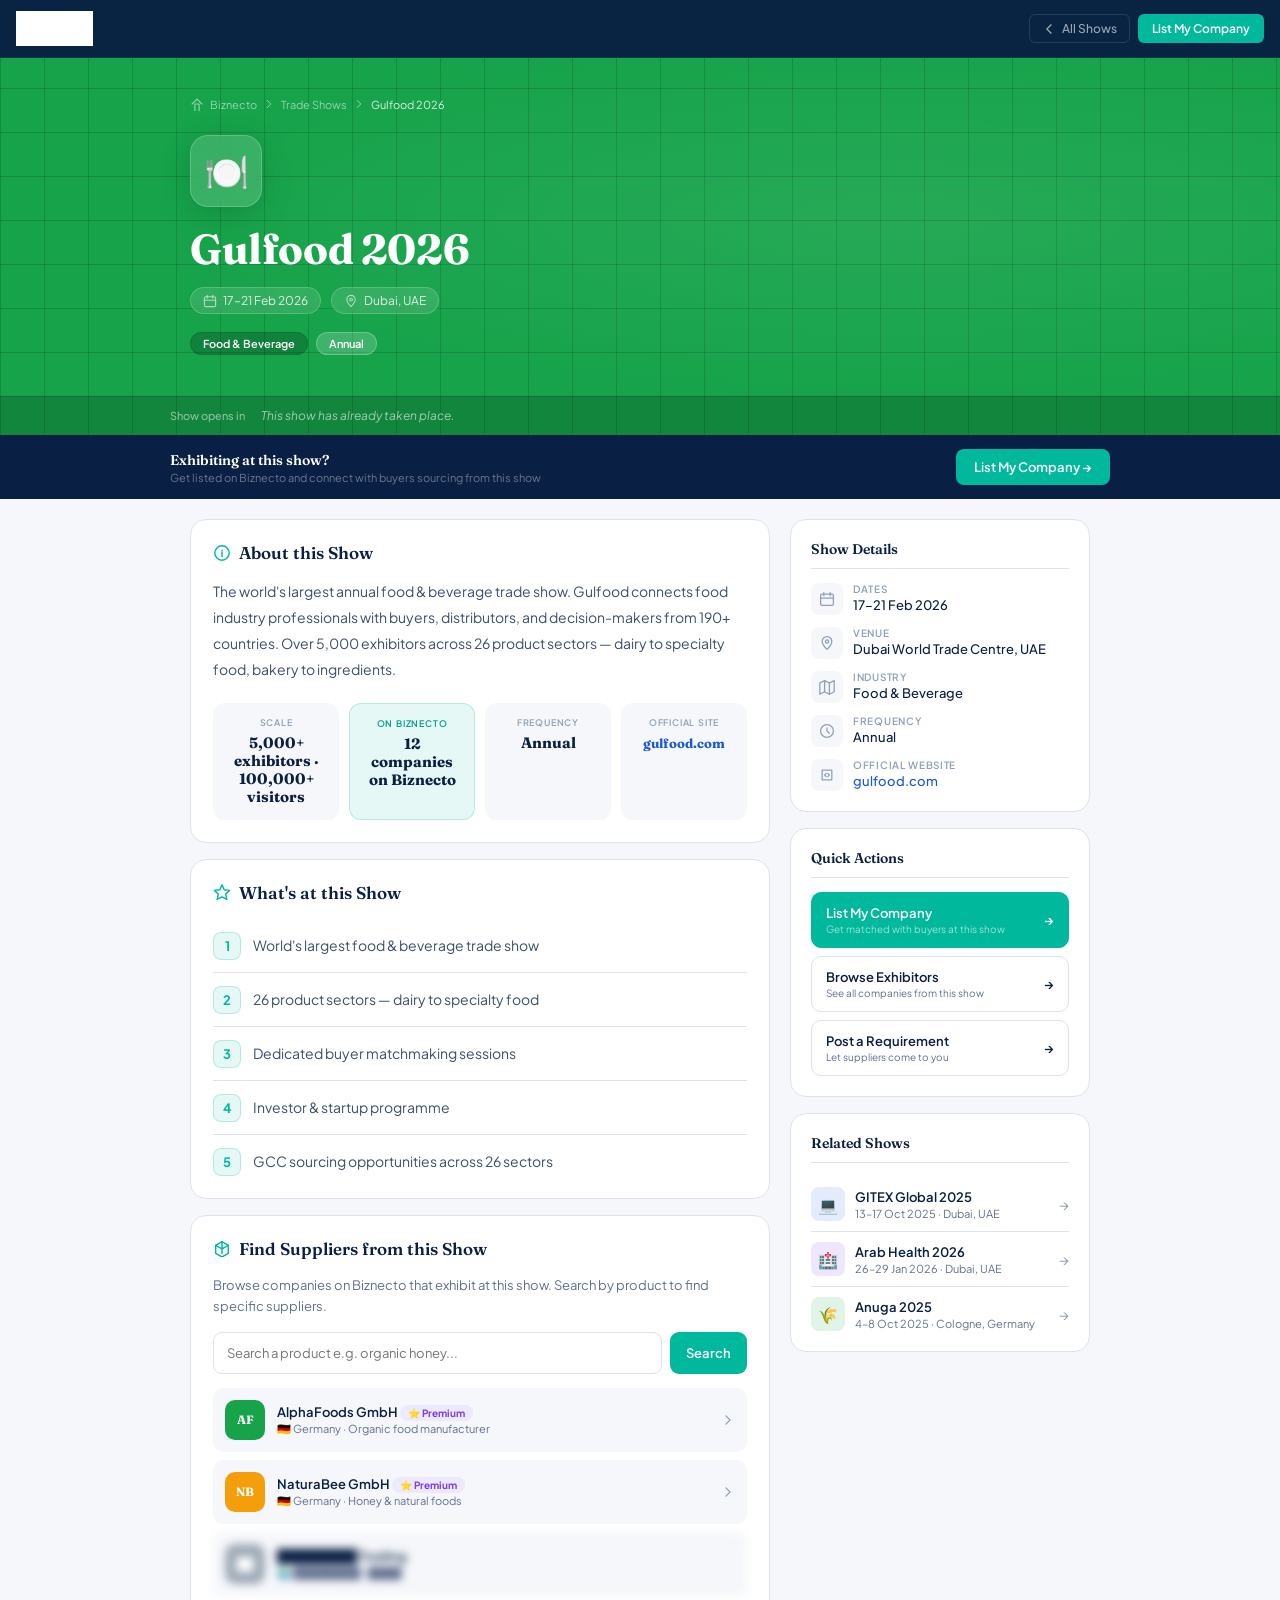
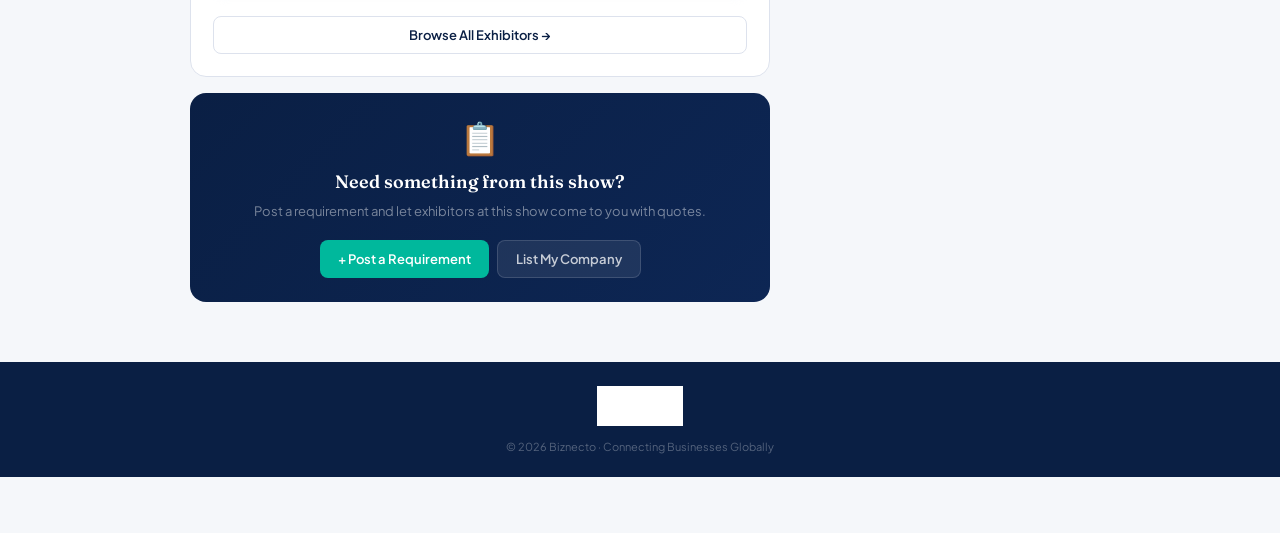
<file: show.html>
<!DOCTYPE html>
<html lang="en">
<head>
<meta charset="UTF-8"/>
<meta name="viewport" content="width=device-width, initial-scale=1.0, maximum-scale=1.0"/>
<title>Exhibition Detail — Biznecto</title>
<meta name="description" content="Explore exhibition details, find suppliers, and post requirements on Biznecto."/>
<link rel="preconnect" href="https://fonts.googleapis.com"/>
<link rel="preconnect" href="https://fonts.gstatic.com" crossorigin/>
<link href="https://fonts.googleapis.com/css2?family=Plus+Jakarta+Sans:ital,wght@0,300;0,400;0,500;0,600;0,700;1,400&family=Fraunces:ital,opsz,wght@0,9..144,300;0,9..144,600;0,9..144,700;1,9..144,400&display=swap" rel="stylesheet"/>
<style>
/* ─── TOKENS ─── */
:root{
  --ink:#0a1f44;--ink2:#0d2654;--ink3:#1a3a6b;
  --teal:#00b89c;--teal-d:#009e87;--teal-gl:rgba(0,184,156,0.10);--teal-br:rgba(0,184,156,0.22);
  --amber:#f59e0b;--coral:#ef4444;--blue:#1a56db;--purple:#7c3aed;--green:#16a34a;
  --white:#fff;--sand:#f5f7fa;--sand2:#eaecf2;
  --border:#dde2ed;--border2:#c6cedd;
  --body:#3d4f6a;--muted:#617090;--hint:#8fa0bc;
  --fh:'Fraunces',Georgia,serif;--fb:'Plus Jakarta Sans',system-ui,sans-serif;
  --r:8px;--rm:14px;--rl:20px;--rx:28px;
  --sh:0 2px 12px rgba(10,31,68,0.08);--shh:0 12px 40px rgba(10,31,68,0.13);
  --show-color:#16a34a;
}
*{margin:0;padding:0;box-sizing:border-box;-webkit-tap-highlight-color:transparent;}
html{scroll-behavior:smooth;}
body{font-family:var(--fb);color:var(--body);background:#f5f7fa;overflow-x:hidden;-webkit-font-smoothing:antialiased;}

/* ─── PAGE TRANSITION OVERLAY ─── */
#page-transition{
  position:fixed;inset:0;z-index:9999;
  background:var(--ink);
  display:flex;align-items:center;justify-content:center;
  pointer-events:none;
  opacity:0;
  transition:opacity 0.3s cubic-bezier(0.4,0,0.2,1);
}
#page-transition.visible{opacity:1;pointer-events:all;}
.pt-logo{
  display:inline-flex;align-items:center;gap:0;
  opacity:0;transform:scale(0.9);
  transition:all 0.3s cubic-bezier(0.34,1.56,0.64,1) 0.1s;
}
#page-transition.visible .pt-logo{opacity:1;transform:scale(1);}
.pt-biz{background:var(--teal);color:#fff;padding:6px 12px;font-family:var(--fb);font-weight:900;font-size:22px;letter-spacing:.5px;border-radius:4px 0 0 4px;line-height:1.4;}
.pt-necto{color:#fff;font-family:var(--fb);font-weight:800;font-size:22px;letter-spacing:.5px;padding:6px 10px;border:2px solid rgba(255,255,255,0.25);border-left:none;border-radius:0 4px 4px 0;line-height:1.4;}

/* ─── BODY FADE IN ─── */
body{animation:bodyFadeIn 0.4s ease both;}
@keyframes bodyFadeIn{from{opacity:0;transform:translateY(8px)}to{opacity:1;transform:none}}

/* ─── TOP NAV ─── */
.top-nav{
  position:fixed;top:0;left:0;right:0;z-index:300;height:58px;
  background:rgba(10,31,68,0.97);backdrop-filter:blur(18px);
  border-bottom:1px solid rgba(255,255,255,0.07);
  display:flex;align-items:center;justify-content:space-between;padding:0 16px;
}
.tn-logo{font-family:var(--fb);font-weight:800;font-size:18px;color:#fff;text-decoration:none;cursor:pointer;letter-spacing:.5px;text-transform:uppercase;display:inline-flex;align-items:center;gap:0;}
.tn-logo .biz{background:var(--teal);color:#fff;padding:3px 7px;border-radius:3px 0 0 3px;font-size:15px;}
.tn-logo .necto{border:1.5px solid rgba(255,255,255,0.2);border-left:none;padding:3px 7px;border-radius:0 3px 3px 0;font-size:15px;}
.tn-back{display:inline-flex;align-items:center;gap:6px;color:rgba(255,255,255,0.6);font-size:12px;font-weight:500;cursor:pointer;padding:6px 12px;border-radius:6px;border:1px solid rgba(255,255,255,0.12);transition:all .15s;background:transparent;font-family:var(--fb);}
.tn-back:hover{color:#fff;border-color:rgba(255,255,255,0.3);background:rgba(255,255,255,0.06);}
.tn-right{display:flex;align-items:center;gap:8px;}
.tn-cta{font-size:12px;font-weight:600;color:#fff;background:var(--teal);padding:7px 14px;border-radius:6px;cursor:pointer;font-family:var(--fb);border:none;transition:background .15s;white-space:nowrap;}
.tn-cta:hover{background:var(--teal-d);}

/* ─── HERO ─── */
.show-hero{
  padding-top:58px;
  background:var(--show-color);
  position:relative;
  overflow:hidden;
  min-height:300px;
}
.hero-pattern{
  position:absolute;inset:0;
  background-image:
    radial-gradient(ellipse at 70% 50%, rgba(255,255,255,0.07) 0%, transparent 60%),
    linear-gradient(rgba(0,0,0,0.15) 1px, transparent 1px),
    linear-gradient(90deg, rgba(0,0,0,0.15) 1px, transparent 1px);
  background-size:100% 100%, 44px 44px, 44px 44px;
  pointer-events:none;
}
.hero-inner{max-width:940px;margin:0 auto;padding:36px 20px 40px;position:relative;z-index:2;}
.hero-breadcrumb{
  display:inline-flex;align-items:center;gap:6px;
  font-size:11px;color:rgba(255,255,255,0.55);
  margin-bottom:24px;
}
.hero-breadcrumb span{color:rgba(255,255,255,0.85);}
.hero-icon-wrap{
  width:72px;height:72px;border-radius:18px;
  background:rgba(255,255,255,0.15);
  backdrop-filter:blur(8px);
  border:1.5px solid rgba(255,255,255,0.2);
  display:flex;align-items:center;justify-content:center;
  font-size:36px;margin-bottom:18px;
  box-shadow:0 8px 32px rgba(0,0,0,0.15);
}
.hero-name{
  font-family:var(--fh);font-weight:700;
  font-size:clamp(26px,5vw,42px);
  color:#fff;margin-bottom:14px;
  letter-spacing:-.4px;line-height:1.15;
}
.hero-meta-row{display:flex;flex-wrap:wrap;gap:10px;margin-bottom:18px;}
.hero-meta-chip{
  display:inline-flex;align-items:center;gap:6px;
  font-size:12px;color:rgba(255,255,255,0.85);
  background:rgba(255,255,255,0.12);
  border:1px solid rgba(255,255,255,0.18);
  padding:5px 12px;border-radius:100px;
  backdrop-filter:blur(4px);
}
.hero-meta-chip svg{flex-shrink:0;opacity:0.7;}
.hero-badges{display:flex;gap:8px;flex-wrap:wrap;}
.hero-badge{
  font-size:11px;font-weight:600;
  padding:4px 12px;border-radius:100px;
  background:rgba(255,255,255,0.18);
  color:#fff;
  border:1px solid rgba(255,255,255,0.22);
}
.hero-badge.industry{background:rgba(0,0,0,0.2);border-color:rgba(0,0,0,0.1);}

/* ─── COUNTDOWN ─── */
.countdown-bar{
  background:rgba(0,0,0,0.18);
  border-top:1px solid rgba(255,255,255,0.1);
  padding:12px 20px;
  position:relative;z-index:2;
}
.countdown-inner{max-width:940px;margin:0 auto;display:flex;align-items:center;gap:16px;flex-wrap:wrap;}
.countdown-label{font-size:11px;color:rgba(255,255,255,0.5);font-weight:500;}
.countdown-units{display:flex;gap:12px;}
.cu{text-align:center;}
.cu-val{font-family:var(--fh);font-weight:700;font-size:22px;color:#fff;line-height:1;}
.cu-lbl{font-size:9px;color:rgba(255,255,255,0.4);text-transform:uppercase;letter-spacing:.8px;margin-top:2px;}
.countdown-sep{font-size:20px;color:rgba(255,255,255,0.3);font-weight:300;margin-top:-4px;}
.countdown-past{font-size:12px;color:rgba(255,255,255,0.6);font-style:italic;}

/* ─── EXHIBITING CTA STRIP ─── */
.exhibiting-strip{
  background:var(--ink);
  padding:14px 20px;
  display:flex;align-items:center;justify-content:space-between;gap:12px;flex-wrap:wrap;
}
.exhibiting-strip-inner{max-width:940px;margin:0 auto;width:100%;display:flex;align-items:center;justify-content:space-between;gap:12px;flex-wrap:wrap;}
.es-text .es-title{font-family:var(--fh);font-weight:600;font-size:14px;color:#fff;margin-bottom:2px;}
.es-text .es-sub{font-size:11px;color:rgba(255,255,255,0.4);}

/* ─── MAIN LAYOUT ─── */
.show-main{max-width:940px;margin:0 auto;padding:20px 20px 60px;display:grid;grid-template-columns:1fr;gap:16px;}
@media(min-width:768px){.show-main{grid-template-columns:1fr 300px;gap:20px;}}

/* ─── CARDS ─── */
.sc{background:#fff;border:1px solid var(--border);border-radius:16px;padding:22px;margin-bottom:16px;}
.sc:last-child{margin-bottom:0;}
.sc-title{font-family:var(--fh);font-weight:600;font-size:17px;color:var(--ink);margin-bottom:16px;display:flex;align-items:center;gap:8px;}
.sc-title svg{color:var(--teal);}

/* ─── STATS GRID ─── */
.stats-grid{display:grid;grid-template-columns:repeat(2,1fr);gap:10px;}
@media(min-width:480px){.stats-grid{grid-template-columns:repeat(4,1fr);}}
.stat-box{border-radius:12px;padding:14px;text-align:center;}
.stat-box.light{background:var(--sand);}
.stat-box.accent{background:var(--teal-gl);border:1px solid var(--teal-br);}
.stat-lbl{font-size:9px;font-weight:600;text-transform:uppercase;letter-spacing:.8px;color:var(--hint);margin-bottom:6px;}
.stat-box.accent .stat-lbl{color:var(--teal-d);}
.stat-val{font-family:var(--fh);font-weight:700;font-size:15px;color:var(--ink);line-height:1.2;}

/* ─── HIGHLIGHTS ─── */
.highlight-list{display:flex;flex-direction:column;gap:0;}
.hl-item{
  display:flex;align-items:flex-start;gap:12px;
  padding:12px 0;
  border-bottom:1px solid var(--border);
}
.hl-item:last-child{border-bottom:none;padding-bottom:0;}
.hl-dot{
  width:28px;height:28px;border-radius:8px;
  background:var(--teal-gl);border:1px solid var(--teal-br);
  display:flex;align-items:center;justify-content:center;
  color:var(--teal);flex-shrink:0;margin-top:1px;
  font-size:13px;font-weight:700;
}
.hl-text{font-size:14px;color:var(--body);line-height:1.55;padding-top:4px;}

/* ─── SUPPLIER SECTION ─── */
.supplier-search-row{display:flex;gap:8px;margin-bottom:14px;}
.supplier-search-row input{flex:1;border:1.5px solid var(--border);border-radius:9px;padding:10px 13px;font-family:var(--fb);font-size:13px;color:var(--ink);outline:none;min-height:42px;transition:border-color .15s;}
.supplier-search-row input:focus{border-color:var(--teal);}
.supplier-search-row button{background:var(--teal);color:#fff;border:none;padding:0 16px;border-radius:9px;font-size:13px;font-weight:600;cursor:pointer;font-family:var(--fb);min-height:42px;white-space:nowrap;transition:background .15s;}
.supplier-search-row button:hover{background:var(--teal-d);}
.supplier-card{
  display:flex;align-items:center;gap:12px;
  padding:12px;background:var(--sand);border-radius:10px;
  margin-bottom:8px;transition:all .15s;cursor:pointer;
}
.supplier-card:hover{background:var(--sand2);}
.supplier-avatar{
  width:40px;height:40px;border-radius:10px;
  display:flex;align-items:center;justify-content:center;
  font-family:var(--fh);font-weight:700;font-size:12px;color:#fff;flex-shrink:0;
}
.supplier-info{flex:1;min-width:0;}
.supplier-name{font-size:13px;font-weight:600;color:var(--ink);margin-bottom:2px;}
.supplier-meta{font-size:11px;color:var(--muted);}
.supplier-card-locked{filter:blur(4px);user-select:none;pointer-events:none;}
.badge-prem{background:#ede9fe;color:#7c3aed;font-size:10px;font-weight:700;padding:2px 8px;border-radius:100px;}
.badge-pro{background:#dbeafe;color:#1a56db;font-size:10px;font-weight:700;padding:2px 8px;border-radius:100px;}
.badge-free{background:var(--sand2);color:var(--hint);font-size:10px;font-weight:600;padding:2px 8px;border-radius:100px;}

/* ─── REQUIREMENT CTA ─── */
.req-cta{
  background:linear-gradient(135deg, var(--ink), var(--ink2));
  border-radius:16px;padding:24px;text-align:center;
}
.req-cta-icon{font-size:32px;margin-bottom:12px;}
.req-cta h3{font-family:var(--fh);font-weight:600;font-size:18px;color:#fff;margin-bottom:8px;}
.req-cta p{font-size:13px;color:rgba(255,255,255,0.45);margin-bottom:18px;line-height:1.65;}
.req-cta-btns{display:flex;gap:8px;justify-content:center;flex-wrap:wrap;}

/* ─── SIDEBAR ─── */
.sidebar{display:flex;flex-direction:column;gap:16px;}
.sb-card{background:#fff;border:1px solid var(--border);border-radius:16px;padding:20px;}
.sb-card-title{font-family:var(--fh);font-weight:600;font-size:14px;color:var(--ink);margin-bottom:14px;padding-bottom:10px;border-bottom:1px solid var(--border);}
.sb-row{display:flex;align-items:flex-start;gap:10px;margin-bottom:12px;}
.sb-row:last-child{margin-bottom:0;}
.sb-icon{width:32px;height:32px;border-radius:8px;background:var(--sand);display:flex;align-items:center;justify-content:center;color:var(--hint);flex-shrink:0;}
.sb-text{flex:1;min-width:0;}
.sb-lbl{font-size:10px;font-weight:600;text-transform:uppercase;letter-spacing:.7px;color:var(--hint);margin-bottom:2px;}
.sb-val{font-size:13px;font-weight:500;color:var(--ink);word-break:break-word;}
.sb-val a{color:var(--blue);text-decoration:none;}
.sb-val a:hover{text-decoration:underline;}
.sb-action-btn{
  display:flex;align-items:center;justify-content:space-between;
  padding:12px 14px;border-radius:10px;border:1.5px solid var(--border);
  background:#fff;cursor:pointer;font-family:var(--fb);
  font-size:13px;font-weight:600;color:var(--ink);
  margin-bottom:8px;transition:all .15s;width:100%;text-align:left;
}
.sb-action-btn:hover{border-color:var(--teal);background:var(--teal-gl);}
.sb-action-btn:last-child{margin-bottom:0;}
.sb-action-btn.primary{background:var(--teal);border-color:var(--teal);color:#fff;}
.sb-action-btn.primary:hover{background:var(--teal-d);}
.sb-action-btn .lbl{display:flex;flex-direction:column;gap:2px;}
.sb-action-btn .lbl small{font-size:10px;font-weight:400;color:rgba(255,255,255,0.6);}
.sb-action-btn.primary .lbl small{color:rgba(255,255,255,0.6);}
.sb-action-btn:not(.primary) .lbl small{color:var(--muted);}

/* related shows */
.related-show{display:flex;align-items:center;gap:10px;padding:10px 0;border-bottom:1px solid var(--border);cursor:pointer;transition:all .15s;}
.related-show:last-child{border-bottom:none;padding-bottom:0;}
.related-show:hover .rs-name{color:var(--teal);}
.rs-icon{width:34px;height:34px;border-radius:8px;display:flex;align-items:center;justify-content:center;font-size:16px;flex-shrink:0;}
.rs-name{font-size:13px;font-weight:600;color:var(--ink);margin-bottom:2px;transition:color .15s;}
.rs-meta{font-size:11px;color:var(--muted);}
.rs-arr{color:var(--hint);margin-left:auto;font-size:14px;}

/* ─── BUTTONS ─── */
.btn{font-family:var(--fb);font-size:13px;font-weight:600;padding:10px 18px;border-radius:8px;cursor:pointer;border:none;transition:all .15s;display:inline-flex;align-items:center;gap:6px;}
.btn-teal{background:var(--teal);color:#fff;}
.btn-teal:hover{background:var(--teal-d);}
.btn-outline{background:transparent;color:var(--ink);border:1.5px solid var(--border);}
.btn-outline:hover{border-color:var(--ink);}
.btn-ghost{background:rgba(255,255,255,0.08);color:rgba(255,255,255,0.75);border:1px solid rgba(255,255,255,0.14);}
.btn-ghost:hover{background:rgba(255,255,255,0.14);}

/* ─── FOOTER ─── */
.show-footer{
  background:var(--ink);
  padding:24px 20px;
  text-align:center;
}
.footer-inner{max-width:940px;margin:0 auto;}
.footer-logo{display:inline-flex;align-items:center;gap:0;margin-bottom:10px;}
.footer-logo .biz{background:var(--teal);color:#fff;padding:3px 7px;border-radius:3px 0 0 3px;font-family:var(--fb);font-weight:900;font-size:14px;}
.footer-logo .necto{border:1.5px solid rgba(255,255,255,0.2);border-left:none;padding:3px 7px;border-radius:0 3px 3px 0;font-family:var(--fb);font-weight:800;font-size:14px;color:#fff;}
.footer-copy{font-size:11px;color:rgba(255,255,255,0.3);}

/* ─── TOAST ─── */
.toast{position:fixed;bottom:24px;left:50%;transform:translateX(-50%) translateY(80px);background:var(--ink);color:#fff;font-size:13px;font-weight:500;padding:11px 20px;border-radius:10px;z-index:1000;opacity:0;transition:all .3s cubic-bezier(.4,0,.2,1);white-space:nowrap;font-family:var(--fb);}
.toast.show{opacity:1;transform:translateX(-50%) translateY(0);}

/* ─── RESPONSIVE ─── */
@media(max-width:767px){
  .sidebar{display:none;}
  .mobile-sidebar{display:block;}
}
@media(min-width:768px){
  .mobile-sidebar{display:none;}
  .sidebar{display:flex;}
}
</style>
</head>
<body>

<!-- Page Transition Overlay -->
<div id="page-transition">
  <div class="pt-logo">
    <img src="Biznecto_Logo.png" alt="Biznecto" style="height:48px;width:auto;object-fit:contain;filter:brightness(0) invert(1);"/>
  </div>
</div>

<!-- TOP NAV -->
<nav class="top-nav">
  <a class="tn-logo" href="javascript:void(0)" onclick="navigateTo('index.html')">
    <img src="Biznecto_Logo.png" alt="Biznecto" style="height:36px;width:auto;object-fit:contain;filter:brightness(0) invert(1);display:block;"/>
  </a>
  <div class="tn-right">
    <button class="tn-back" onclick="navigateTo('index.html#tradeshows')">
      <svg xmlns="http://www.w3.org/2000/svg" viewBox="0 0 20 20" width="14" height="14" stroke="currentColor" stroke-width="1.8" stroke-linecap="round" stroke-linejoin="round" fill="none"><path d="M13 4l-6 6 6 6"/></svg>
      All Shows
    </button>
    <button class="tn-cta" onclick="showToast('Opening registration...')">List My Company</button>
  </div>
</nav>

<!-- HERO -->
<section class="show-hero" id="showHero">
  <div class="hero-pattern"></div>
  <div class="hero-inner">
    <div class="hero-breadcrumb">
      <svg xmlns="http://www.w3.org/2000/svg" viewBox="0 0 20 20" width="14" height="14" stroke="currentColor" stroke-width="1.6" stroke-linecap="round" stroke-linejoin="round" fill="none"><path d="M3 10l7-7 7 7"/><path d="M7 20V10h6v10"/></svg>
      Biznecto
      <svg xmlns="http://www.w3.org/2000/svg" viewBox="0 0 20 20" width="12" height="12" stroke="currentColor" stroke-width="1.6" stroke-linecap="round" stroke-linejoin="round" fill="none"><path d="M7 4l6 6-6 6"/></svg>
      Trade Shows
      <svg xmlns="http://www.w3.org/2000/svg" viewBox="0 0 20 20" width="12" height="12" stroke="currentColor" stroke-width="1.6" stroke-linecap="round" stroke-linejoin="round" fill="none"><path d="M7 4l6 6-6 6"/></svg>
      <span id="heroShowName">Loading...</span>
    </div>
    <div class="hero-icon-wrap">
      <span id="heroEmoji" style="font-size:36px;">🍽️</span>
    </div>
    <h1 class="hero-name" id="heroTitle">Loading Exhibition...</h1>
    <div class="hero-meta-row">
      <div class="hero-meta-chip" id="heroDate">
        <svg xmlns="http://www.w3.org/2000/svg" viewBox="0 0 20 20" width="14" height="14" stroke="currentColor" stroke-width="1.6" stroke-linecap="round" stroke-linejoin="round" fill="none"><rect x="2" y="4" width="16" height="14" rx="2"/><path d="M6 2v4M14 2v4M2 9h16"/></svg>
        <span id="heroDateText"></span>
      </div>
      <div class="hero-meta-chip" id="heroLoc">
        <svg xmlns="http://www.w3.org/2000/svg" viewBox="0 0 20 20" width="14" height="14" stroke="currentColor" stroke-width="1.6" stroke-linecap="round" stroke-linejoin="round" fill="none"><path d="M10 2a6 6 0 00-6 6c0 4 6 10 6 10s6-6 6-10a6 6 0 00-6-6z"/><circle cx="10" cy="8" r="2"/></svg>
        <span id="heroLocText"></span>
      </div>
    </div>
    <div class="hero-badges">
      <span class="hero-badge industry" id="heroBadgeIndustry"></span>
      <span class="hero-badge" id="heroBadgeFreq"></span>
    </div>
  </div>
  <div class="countdown-bar">
    <div class="countdown-inner">
      <span class="countdown-label">Show opens in</span>
      <div class="countdown-units" id="countdownUnits">
        <div class="cu"><div class="cu-val" id="cdDays">--</div><div class="cu-lbl">Days</div></div>
        <div class="countdown-sep">:</div>
        <div class="cu"><div class="cu-val" id="cdHours">--</div><div class="cu-lbl">Hrs</div></div>
        <div class="countdown-sep">:</div>
        <div class="cu"><div class="cu-val" id="cdMins">--</div><div class="cu-lbl">Min</div></div>
        <div class="countdown-sep">:</div>
        <div class="cu"><div class="cu-val" id="cdSecs">--</div><div class="cu-lbl">Sec</div></div>
      </div>
      <span class="countdown-past" id="countdownPast" style="display:none;"></span>
    </div>
  </div>
</section>

<!-- EXHIBITING STRIP -->
<div class="exhibiting-strip">
  <div class="exhibiting-strip-inner">
    <div class="es-text">
      <div class="es-title">Exhibiting at this show?</div>
      <div class="es-sub">Get listed on Biznecto and connect with buyers sourcing from this show</div>
    </div>
    <button class="btn btn-teal" onclick="showToast('Opening registration...')">List My Company →</button>
  </div>
</div>

<!-- MAIN CONTENT -->
<div class="show-main">
  <!-- LEFT / MAIN COLUMN -->
  <div class="main-col">

    <!-- About -->
    <div class="sc">
      <div class="sc-title">
        <svg xmlns="http://www.w3.org/2000/svg" viewBox="0 0 20 20" width="18" height="18" stroke="currentColor" stroke-width="1.6" stroke-linecap="round" stroke-linejoin="round" fill="none"><circle cx="10" cy="10" r="8"/><path d="M10 9v5M10 7v.5"/></svg>
        About this Show
      </div>
      <p id="showDesc" style="font-size:14px;color:var(--body);line-height:1.85;margin-bottom:20px;"></p>
      <!-- Stats -->
      <div class="stats-grid">
        <div class="stat-box light">
          <div class="stat-lbl">Scale</div>
          <div class="stat-val" id="statSize"></div>
        </div>
        <div class="stat-box accent">
          <div class="stat-lbl">On Biznecto</div>
          <div class="stat-val" id="statSuppliers"></div>
        </div>
        <div class="stat-box light">
          <div class="stat-lbl">Frequency</div>
          <div class="stat-val" id="statFreq"></div>
        </div>
        <div class="stat-box light">
          <div class="stat-lbl">Official Site</div>
          <div class="stat-val"><a id="statWebsite" href="#" target="_blank" style="color:var(--blue);text-decoration:none;font-size:13px;"></a></div>
        </div>
      </div>
    </div>

    <!-- Highlights -->
    <div class="sc">
      <div class="sc-title">
        <svg xmlns="http://www.w3.org/2000/svg" viewBox="0 0 20 20" width="18" height="18" stroke="currentColor" stroke-width="1.6" stroke-linecap="round" stroke-linejoin="round" fill="none"><polygon points="10,2 12.4,7.5 18.5,8.2 14.1,12.3 15.4,18.3 10,15.3 4.6,18.3 5.9,12.3 1.5,8.2 7.6,7.5"/></svg>
        What's at this Show
      </div>
      <div class="highlight-list" id="highlightList"></div>
    </div>

    <!-- Suppliers -->
    <div class="sc">
      <div class="sc-title">
        <svg xmlns="http://www.w3.org/2000/svg" viewBox="0 0 20 20" width="18" height="18" stroke="currentColor" stroke-width="1.6" stroke-linecap="round" stroke-linejoin="round" fill="none"><path d="M3 7l7-4 7 4v9l-7 4-7-4V7z"/><path d="M10 3v13M3 7l7 4 7-4"/></svg>
        Find Suppliers from this Show
      </div>
      <p style="font-size:13px;color:var(--muted);margin-bottom:14px;line-height:1.65;">Browse companies on Biznecto that exhibit at this show. Search by product to find specific suppliers.</p>
      <div class="supplier-search-row">
        <input type="text" id="supplierSearch" placeholder="Search a product e.g. organic honey..." />
        <button onclick="handleSupplierSearch()">Search</button>
      </div>
      <!-- Supplier Cards -->
      <div class="supplier-card" onclick="showToast('Viewing AlphaFoods GmbH...')">
        <div class="supplier-avatar" style="background:#16a34a;">AF</div>
        <div class="supplier-info">
          <div class="supplier-name">AlphaFoods GmbH <span class="badge-prem">⭐ Premium</span></div>
          <div class="supplier-meta">🇩🇪 Germany · Organic food manufacturer</div>
        </div>
        <svg xmlns="http://www.w3.org/2000/svg" viewBox="0 0 20 20" width="14" height="14" stroke="var(--hint)" stroke-width="1.6" stroke-linecap="round" stroke-linejoin="round" fill="none"><path d="M7 4l6 6-6 6"/></svg>
      </div>
      <div class="supplier-card" onclick="showToast('Viewing NaturaBee GmbH...')">
        <div class="supplier-avatar" style="background:#f59e0b;">NB</div>
        <div class="supplier-info">
          <div class="supplier-name">NaturaBee GmbH <span class="badge-prem">⭐ Premium</span></div>
          <div class="supplier-meta">🇩🇪 Germany · Honey &amp; natural foods</div>
        </div>
        <svg xmlns="http://www.w3.org/2000/svg" viewBox="0 0 20 20" width="14" height="14" stroke="var(--hint)" stroke-width="1.6" stroke-linecap="round" stroke-linejoin="round" fill="none"><path d="M7 4l6 6-6 6"/></svg>
      </div>
      <div class="supplier-card supplier-card-locked">
        <div class="supplier-avatar" style="background:#9eaab6;">██</div>
        <div class="supplier-info">
          <div class="supplier-name">████████ Trading</div>
          <div class="supplier-meta">🌍 ████████ · ████</div>
        </div>
      </div>
      <button class="btn btn-outline" style="width:100%;margin-top:12px;justify-content:center;" onclick="navigateTo('index.html#directory')">Browse All Exhibitors →</button>
    </div>

    <!-- Requirement CTA -->
    <div class="req-cta">
      <div class="req-cta-icon">📋</div>
      <h3>Need something from this show?</h3>
      <p>Post a requirement and let exhibitors at this show come to you with quotes.</p>
      <div class="req-cta-btns">
        <button class="btn btn-teal" onclick="showToast('Opening requirement form...')">+ Post a Requirement</button>
        <button class="btn btn-ghost" onclick="showToast('Opening registration...')">List My Company</button>
      </div>
    </div>

    <!-- Mobile Sidebar (shown below content on mobile) -->
    <div class="mobile-sidebar" style="margin-top:16px;">
      <div class="sb-card">
        <div class="sb-card-title">Quick Actions</div>
        <button class="sb-action-btn primary" onclick="showToast('Opening registration...')">
          <div class="lbl">
            <span>List My Company</span>
            <small>Get matched with buyers at this show</small>
          </div>
          →
        </button>
        <button class="sb-action-btn" onclick="navigateTo('index.html#directory')">
          <div class="lbl">
            <span>Browse Exhibitors</span>
            <small>See all companies from this show</small>
          </div>
          →
        </button>
        <button class="sb-action-btn" onclick="showToast('Opening requirement form...')">
          <div class="lbl">
            <span>Post a Requirement</span>
            <small>Let suppliers come to you</small>
          </div>
          →
        </button>
      </div>
    </div>
  </div>

  <!-- RIGHT SIDEBAR -->
  <aside class="sidebar">
    <!-- Details -->
    <div class="sb-card">
      <div class="sb-card-title">Show Details</div>
      <div class="sb-row">
        <div class="sb-icon">
          <svg xmlns="http://www.w3.org/2000/svg" viewBox="0 0 20 20" width="16" height="16" stroke="currentColor" stroke-width="1.6" stroke-linecap="round" stroke-linejoin="round" fill="none"><rect x="2" y="4" width="16" height="14" rx="2"/><path d="M6 2v4M14 2v4M2 9h16"/></svg>
        </div>
        <div class="sb-text">
          <div class="sb-lbl">Dates</div>
          <div class="sb-val" id="sbDate"></div>
        </div>
      </div>
      <div class="sb-row">
        <div class="sb-icon">
          <svg xmlns="http://www.w3.org/2000/svg" viewBox="0 0 20 20" width="16" height="16" stroke="currentColor" stroke-width="1.6" stroke-linecap="round" stroke-linejoin="round" fill="none"><path d="M10 2a6 6 0 00-6 6c0 4 6 10 6 10s6-6 6-10a6 6 0 00-6-6z"/><circle cx="10" cy="8" r="2"/></svg>
        </div>
        <div class="sb-text">
          <div class="sb-lbl">Venue</div>
          <div class="sb-val" id="sbVenue"></div>
        </div>
      </div>
      <div class="sb-row">
        <div class="sb-icon">
          <svg xmlns="http://www.w3.org/2000/svg" viewBox="0 0 20 20" width="16" height="16" stroke="currentColor" stroke-width="1.6" stroke-linecap="round" stroke-linejoin="round" fill="none"><path d="M1 5l6-3 6 3 6-3v14l-6 3-6-3-6 3V5z"/><path d="M7 2v14M13 5v14"/></svg>
        </div>
        <div class="sb-text">
          <div class="sb-lbl">Industry</div>
          <div class="sb-val" id="sbIndustry"></div>
        </div>
      </div>
      <div class="sb-row">
        <div class="sb-icon">
          <svg xmlns="http://www.w3.org/2000/svg" viewBox="0 0 20 20" width="16" height="16" stroke="currentColor" stroke-width="1.6" stroke-linecap="round" stroke-linejoin="round" fill="none"><circle cx="10" cy="10" r="8"/><path d="M10 6v4l3 3"/></svg>
        </div>
        <div class="sb-text">
          <div class="sb-lbl">Frequency</div>
          <div class="sb-val" id="sbFreq"></div>
        </div>
      </div>
      <div class="sb-row">
        <div class="sb-icon">
          <svg xmlns="http://www.w3.org/2000/svg" viewBox="0 0 20 20" width="16" height="16" stroke="currentColor" stroke-width="1.6" stroke-linecap="round" stroke-linejoin="round" fill="none"><path d="M4 4h12v12H4z"/><path d="M9 12l-2-2 2-2M11 8l2 2-2 2"/></svg>
        </div>
        <div class="sb-text">
          <div class="sb-lbl">Official Website</div>
          <div class="sb-val"><a id="sbWebsite" href="#" target="_blank"></a></div>
        </div>
      </div>
    </div>

    <!-- Quick Actions -->
    <div class="sb-card">
      <div class="sb-card-title">Quick Actions</div>
      <button class="sb-action-btn primary" onclick="showToast('Opening registration...')">
        <div class="lbl">
          <span>List My Company</span>
          <small>Get matched with buyers at this show</small>
        </div>
        →
      </button>
      <button class="sb-action-btn" onclick="navigateTo('index.html#directory')">
        <div class="lbl">
          <span>Browse Exhibitors</span>
          <small>See all companies from this show</small>
        </div>
        →
      </button>
      <button class="sb-action-btn" onclick="showToast('Opening requirement form...')">
        <div class="lbl">
          <span>Post a Requirement</span>
          <small>Let suppliers come to you</small>
        </div>
        →
      </button>
    </div>

    <!-- Related Shows -->
    <div class="sb-card">
      <div class="sb-card-title">Related Shows</div>
      <div id="relatedShows"></div>
    </div>
  </aside>
</div>

<!-- FOOTER -->
<footer class="show-footer">
  <div class="footer-inner">
    <div style="margin-bottom:10px;">
      <img src="Biznecto_Logo.png" alt="Biznecto" style="height:40px;width:auto;object-fit:contain;filter:brightness(0) invert(1);"/>
    </div>
    <div class="footer-copy">© 2026 Biznecto · Connecting Businesses Globally</div>
  </div>
</footer>

<!-- TOAST -->
<div class="toast" id="toast"></div>

<script>
// ─── PAGE TRANSITION ENGINE ───
function navigateTo(url) {
  const overlay = document.getElementById('page-transition');
  overlay.classList.add('visible');
  setTimeout(() => { window.location.href = url; }, 380);
}

// Fade in on load
window.addEventListener('pageshow', function(e) {
  document.getElementById('page-transition').classList.remove('visible');
});

// ─── SHOW DATA ───
const showData = {
  gulfood: {
    name:'Gulfood 2026', emoji:'🍽️',
    date:'17–21 Feb 2026', dateISO:'2026-02-17',
    loc:'Dubai World Trade Centre, UAE', locShort:'Dubai, UAE',
    industry:'Food & Beverage',
    desc:'The world\'s largest annual food & beverage trade show. Gulfood connects food industry professionals with buyers, distributors, and decision-makers from 190+ countries. Over 5,000 exhibitors across 26 product sectors — dairy to specialty food, bakery to ingredients.',
    website:'https://gulfood.com', websiteDisplay:'gulfood.com',
    freq:'Annual', size:'5,000+ exhibitors · 100,000+ visitors',
    highlights:['World\'s largest food & beverage trade show','26 product sectors — dairy to specialty food','Dedicated buyer matchmaking sessions','Investor & startup programme','GCC sourcing opportunities across 26 sectors'],
    suppliers:12, color:'#16a34a',
    related:['gitex','arabhealth','anuga']
  },
  gitex: {
    name:'GITEX Global 2025', emoji:'💻',
    date:'13–17 Oct 2025', dateISO:'2025-10-13',
    loc:'Dubai World Trade Centre, UAE', locShort:'Dubai, UAE',
    industry:'IT & Technology',
    desc:'The world\'s largest tech show and startup event. Attracting 6,500+ exhibitors across AI, cybersecurity, cloud, and emerging technologies. A platform where global tech leaders and innovators converge to shape the digital future.',
    website:'https://gitex.com', websiteDisplay:'gitex.com',
    freq:'Annual', size:'6,500+ exhibitors · 180,000+ visitors',
    highlights:['AI & Future Tech dedicated zones','GITEX Startup Movement — 1,000+ startups','Investor matchmaking sessions','Global Government Summit','North Star African startup programme'],
    suppliers:8, color:'#2563eb',
    related:['ces','arabhealth','adipec']
  },
  arabhealth: {
    name:'Arab Health 2026', emoji:'🏥',
    date:'26–29 Jan 2026', dateISO:'2026-01-26',
    loc:'Dubai World Trade Centre, UAE', locShort:'Dubai, UAE',
    industry:'Healthcare',
    desc:'The largest healthcare exhibition and conference in the Middle East & Africa. Showcases cutting-edge medical technologies, devices, diagnostics, and health services across 3,000+ exhibitors from 70+ countries.',
    website:'https://arabhealthonline.com', websiteDisplay:'arabhealthonline.com',
    freq:'Annual', size:'3,000+ exhibitors · 55,000+ visitors',
    highlights:['Medical devices & diagnostics showcase','Pharma & lab equipment zone','Hospital design & infrastructure','CME accredited conference programme','Investment & partnership forum'],
    suppliers:6, color:'#7c3aed',
    related:['gulfood','adipec','hannover']
  },
  adipec: {
    name:'ADIPEC 2025', emoji:'⚡',
    date:'4–7 Nov 2025', dateISO:'2025-11-04',
    loc:'ADNEC, Abu Dhabi, UAE', locShort:'Abu Dhabi, UAE',
    industry:'Energy & Petroleum',
    desc:'The world\'s most impactful energy event. Bringing together energy ministers, CEOs, and innovators from 160,000+ attendees worldwide. Covers oil & gas, renewables, and the entire energy transition ecosystem.',
    website:'https://adipec.com', websiteDisplay:'adipec.com',
    freq:'Annual', size:'2,200+ exhibitors · 160,000+ visitors',
    highlights:['Oil & gas equipment & services','Energy transition technologies','Offshore & marine dedicated zone','Technical conference & ADIPEC awards','Women in energy programme'],
    suppliers:4, color:'#f59e0b',
    related:['gitex','hannover','big5']
  },
  hannover: {
    name:'Hannover Messe 2026', emoji:'🏭',
    date:'22–26 Mar 2026', dateISO:'2026-03-22',
    loc:'Hannover Exhibition Grounds, Germany', locShort:'Hannover, Germany',
    industry:'Manufacturing',
    desc:'The world\'s leading trade fair for industrial technology. Covering automation, energy, digital transformation, and industrial supply chains. The global meeting point for manufacturing and industrial innovation.',
    website:'https://hannovermesse.de', websiteDisplay:'hannovermesse.de',
    freq:'Annual', size:'4,000+ exhibitors · 130,000+ visitors',
    highlights:['Industrial automation & robotics','Digital factory & Industrial IoT','Energy management & smartgrid','Hydrogen & decarbonisation zone','Motion, Drives & Automation (MDA)'],
    suppliers:9, color:'#0a1f44',
    related:['adipec','big5','ces']
  },
  ces: {
    name:'CES 2026', emoji:'📱',
    date:'7–10 Jan 2026', dateISO:'2026-01-07',
    loc:'Las Vegas Convention Center, USA', locShort:'Las Vegas, USA',
    industry:'Consumer Electronics',
    desc:'The most influential tech event in the world. Showcasing breakthrough technologies from 8K TVs to autonomous vehicles, smart homes, and health tech. 4,500+ exhibitors and 135,000+ attendees make CES the ultimate tech stage.',
    website:'https://ces.tech', websiteDisplay:'ces.tech',
    freq:'Annual', size:'4,500+ exhibitors · 135,000+ visitors',
    highlights:['Consumer electronics & next-gen gadgets','Automotive & mobility tech','Health & wellness technology','Startup & innovation zones','Smart home & sustainability tech'],
    suppliers:5, color:'#2563eb',
    related:['gitex','hannover','gulfood']
  },
  anuga: {
    name:'Anuga 2025', emoji:'🌾',
    date:'4–8 Oct 2025', dateISO:'2025-10-04',
    loc:'Cologne Exhibition Centre, Germany', locShort:'Cologne, Germany',
    industry:'Food & Beverage',
    desc:'The world\'s leading trade fair for food and beverages. The ultimate global meeting point for the F&B sector — buyers from 200+ countries, across 10 specialised trade fairs under one roof in Cologne.',
    website:'https://anuga.com', websiteDisplay:'anuga.com',
    freq:'Biennial', size:'7,500+ exhibitors · 170,000+ visitors',
    highlights:['10 specialised shows in one venue','Organic & health food spotlight','Beverages & dairy pavilions','Retail & foodservice buyer matchmaking','Anuga Taste innovation forum'],
    suppliers:7, color:'#16a34a',
    related:['gulfood','big5','arabhealth']
  },
  big5: {
    name:'Big 5 Global 2025', emoji:'🏗️',
    date:'24–27 Nov 2025', dateISO:'2025-11-24',
    loc:'Dubai World Trade Centre, UAE', locShort:'Dubai, UAE',
    industry:'Construction',
    desc:"The Middle East's largest construction and building materials exhibition. Connecting construction professionals with suppliers of building materials, systems, and cutting-edge technologies across 2,500+ exhibitors.",
    website:'https://big5construct.com', websiteDisplay:'big5construct.com',
    freq:'Annual', size:'2,500+ exhibitors · 75,000+ visitors',
    highlights:['Building materials & finishing products','Structural & civil engineering zone','Smart building & BIM technology','MEP (mechanical, electrical, plumbing)','Sustainable construction practices'],
    suppliers:3, color:'#92400e',
    related:['hannover','adipec','gulfood']
  }
};

// ─── READ URL PARAM ───
const params = new URLSearchParams(window.location.search);
const showId = params.get('id') || 'gulfood';
const d = showData[showId];

// ─── POPULATE PAGE ───
if (d) {
  // Meta
  document.title = d.name + ' — Biznecto';

  // Hero
  document.getElementById('heroShowName').textContent = d.name;
  document.getElementById('heroEmoji').textContent = d.emoji;
  document.getElementById('heroTitle').textContent = d.name;
  document.getElementById('heroDateText').textContent = d.date;
  document.getElementById('heroLocText').textContent = d.locShort;
  document.getElementById('heroBadgeIndustry').textContent = d.industry;
  document.getElementById('heroBadgeFreq').textContent = d.freq;

  // Hero color
  document.getElementById('showHero').style.background = d.color;
  document.documentElement.style.setProperty('--show-color', d.color);

  // About
  document.getElementById('showDesc').textContent = d.desc;
  document.getElementById('statSize').textContent = d.size;
  document.getElementById('statSuppliers').textContent = d.suppliers + ' companies on Biznecto';
  document.getElementById('statFreq').textContent = d.freq;
  document.getElementById('statWebsite').href = d.website;
  document.getElementById('statWebsite').textContent = d.websiteDisplay;

  // Sidebar
  document.getElementById('sbDate').textContent = d.date;
  document.getElementById('sbVenue').textContent = d.loc;
  document.getElementById('sbIndustry').textContent = d.industry;
  document.getElementById('sbFreq').textContent = d.freq;
  document.getElementById('sbWebsite').href = d.website;
  document.getElementById('sbWebsite').textContent = d.websiteDisplay;

  // Highlights
  const hlList = document.getElementById('highlightList');
  d.highlights.forEach((h, i) => {
    const item = document.createElement('div');
    item.className = 'hl-item';
    item.innerHTML = `
      <div class="hl-dot">${i + 1}</div>
      <div class="hl-text">${h}</div>
    `;
    hlList.appendChild(item);
  });

  // Related Shows
  const relatedEl = document.getElementById('relatedShows');
  (d.related || []).slice(0, 3).forEach(key => {
    const r = showData[key];
    if (!r) return;
    const div = document.createElement('div');
    div.className = 'related-show';
    div.onclick = () => navigateTo('show.html?id=' + key);
    div.innerHTML = `
      <div class="rs-icon" style="background:${r.color}20;">${r.emoji}</div>
      <div style="flex:1;min-width:0;">
        <div class="rs-name">${r.name}</div>
        <div class="rs-meta">${r.date} · ${r.locShort}</div>
      </div>
      <div class="rs-arr">→</div>
    `;
    relatedEl.appendChild(div);
  });

  // Countdown
  startCountdown(d.dateISO);
}

// ─── COUNTDOWN TIMER ───
function startCountdown(isoDate) {
  const target = new Date(isoDate).getTime();
  function update() {
    const now = Date.now();
    const diff = target - now;
    if (diff <= 0) {
      document.getElementById('countdownUnits').style.display = 'none';
      const pastEl = document.getElementById('countdownPast');
      pastEl.style.display = 'block';
      pastEl.textContent = 'This show has already taken place.';
      return;
    }
    const days = Math.floor(diff / 86400000);
    const hrs = Math.floor((diff % 86400000) / 3600000);
    const mins = Math.floor((diff % 3600000) / 60000);
    const secs = Math.floor((diff % 60000) / 1000);
    document.getElementById('cdDays').textContent = String(days).padStart(2, '0');
    document.getElementById('cdHours').textContent = String(hrs).padStart(2, '0');
    document.getElementById('cdMins').textContent = String(mins).padStart(2, '0');
    document.getElementById('cdSecs').textContent = String(secs).padStart(2, '0');
  }
  update();
  setInterval(update, 1000);
}

// ─── SUPPLIER SEARCH ───
function handleSupplierSearch() {
  const q = document.getElementById('supplierSearch').value.trim();
  if (q) {
    window.location.href = 'index.html?search=' + encodeURIComponent(q) + '#directory';
  }
}
document.getElementById('supplierSearch').addEventListener('keydown', e => {
  if (e.key === 'Enter') handleSupplierSearch();
});

// ─── TOAST ───
function showToast(msg) {
  const t = document.getElementById('toast');
  t.textContent = msg;
  t.classList.add('show');
  setTimeout(() => t.classList.remove('show'), 2800);
}

// ─── TRANSITION: intercept all internal links ───
document.addEventListener('click', function(e) {
  const a = e.target.closest('a[href]');
  if (a && a.href && !a.href.startsWith('javascript') && !a.target && !a.href.startsWith('mailto')) {
    const url = a.href;
    if (url.includes(window.location.host) || url.startsWith('/') || !url.startsWith('http')) {
      e.preventDefault();
      navigateTo(url);
    }
  }
});
</script>
</body>
</html>
</file>
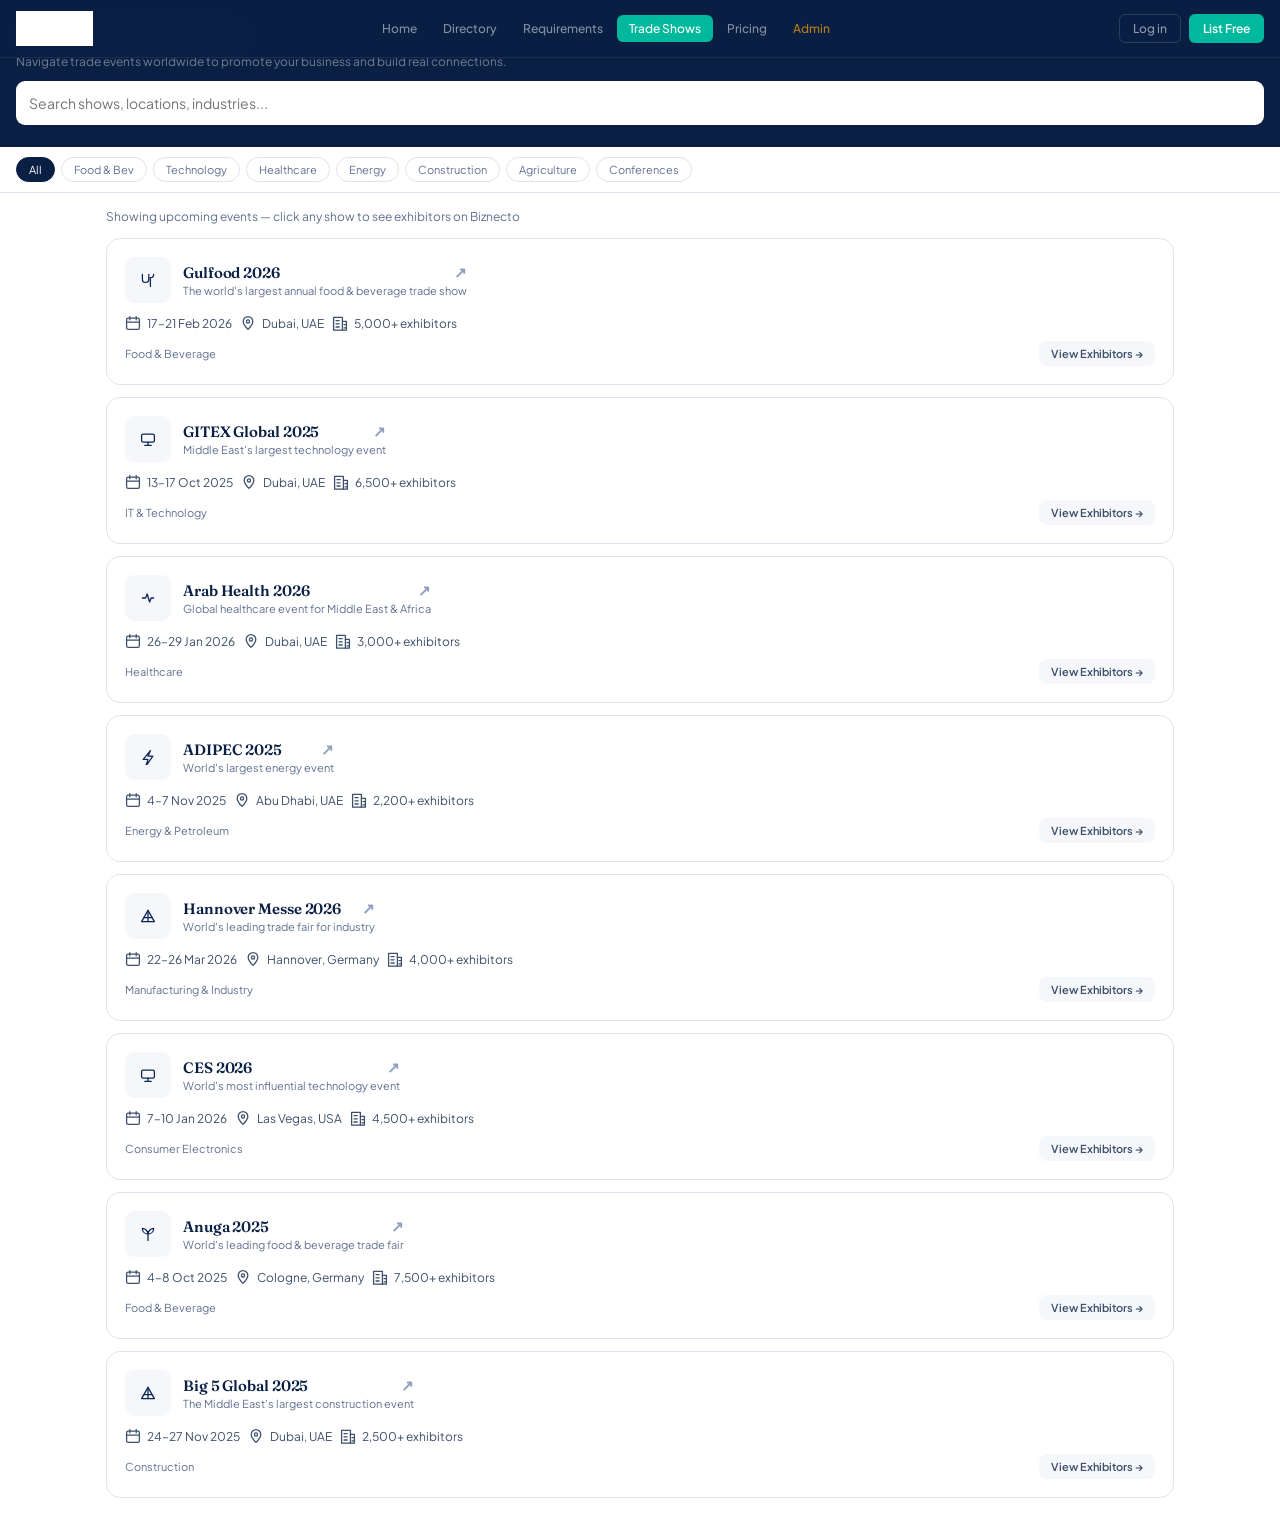
<file: trade-shows.html>
<!DOCTYPE html>
<html lang="en">
<head>
  <meta charset="UTF-8"/>
  <meta name="viewport" content="width=device-width, initial-scale=1.0, maximum-scale=1.0"/>
  <title>Biznecto — Trade Shows</title>
  <link rel="preconnect" href="https://fonts.googleapis.com"/>
  <link rel="preconnect" href="https://fonts.gstatic.com" crossorigin/>
  <link href="https://fonts.googleapis.com/css2?family=Plus+Jakarta+Sans:ital,wght@0,300;0,400;0,500;0,600;0,700;1,400&family=Fraunces:ital,opsz,wght@0,9..144,300;0,9..144,600;0,9..144,700;1,9..144,400&display=swap" rel="stylesheet"/>
  <link rel="stylesheet" href="css/styles.css"/>
</head>
<body>
<!-- PAGE TRANSITION OVERLAY -->
<div id="page-transition">
  <div class="pt-logo">
    <img src="Biznecto_Logo.png" alt="Biznecto" style="height:48px;width:auto;object-fit:contain;filter:brightness(0) invert(1);"/>
  </div>
</div>


<!-- ─── TOP NAV ─── -->
<nav class="top-nav" id="topNav">
  <a class="tn-logo" href="index.html" style="text-decoration:none; display:inline-flex; align-items:center;">
    <img src="Biznecto_Logo.png" alt="Biznecto" style="height:36px;width:auto;object-fit:contain;filter:brightness(0) invert(1);display:block;"/>
  </a>
  <div class="tn-tabs">
    <a class="tn-tab " href="index.html" style="text-decoration:none; display:inline-block;">Home</a>
    <a class="tn-tab " href="directory.html" style="text-decoration:none; display:inline-block;">Directory</a>
    <a class="tn-tab " href="requirements.html" style="text-decoration:none; display:inline-block;">Requirements</a>
    <a class="tn-tab on" href="trade-shows.html" style="text-decoration:none; display:inline-block;">Trade Shows</a>
    <a class="tn-tab " href="pricing.html" style="text-decoration:none; display:inline-block;">Pricing</a>
    <a class="tn-tab " href="admin.html" style="text-decoration:none; color:rgba(255,165,0,0.7); display:inline-block;" title="Admin">Admin</a>
  </div>
  <div class="tn-right">
    <a class="tn-login" id="loginBtn" href="auth.html?tab=login" style="text-decoration:none;">Log in</a>
    <a class="tn-register" id="registerBtn" href="auth.html?tab=register" style="text-decoration:none;">List Free</a>
    <div class="tn-avatar" id="tnAvatar" onclick="window.location.href='dashboard.html'" style="cursor:pointer; display:none;">AG</div>
    <a class="tn-dash-btn" id="dashBtn" href="dashboard.html" style="text-decoration:none; display:none;">Dashboard →</a>
  </div>
</nav>

<!-- ─── BOTTOM NAV ─── -->
<nav class="b-nav">
  <a class="bn-i " href="index.html" style="text-decoration:none;">
    <span class="bn-icon"><svg xmlns="http://www.w3.org/2000/svg" viewBox="0 0 20 20" width="16" height="16" stroke="currentColor" stroke-width="1.6" stroke-linecap="round" stroke-linejoin="round" fill="none" style="display:inline-block;vertical-align:-2px;flex-shrink:0;"><path d="M3 9.5L10 3l7 6.5V17H13v-4H7v4H3V9.5z"/></svg></span>Home
  </a>
  <a class="bn-i " href="directory.html" style="text-decoration:none;">
    <span class="bn-icon"><svg xmlns="http://www.w3.org/2000/svg" viewBox="0 0 20 20" width="16" height="16" stroke="currentColor" stroke-width="1.6" stroke-linecap="round" stroke-linejoin="round" fill="none" style="display:inline-block;vertical-align:-2px;flex-shrink:0;"><circle cx="9" cy="9" r="5"/><path d="M16 16l-3.5-3.5"/></svg></span>Directory
  </a>
  <a class="bn-i " href="requirements.html" style="text-decoration:none;">
    <span class="bn-icon"><svg xmlns="http://www.w3.org/2000/svg" viewBox="0 0 20 20" width="16" height="16" stroke="currentColor" stroke-width="1.6" stroke-linecap="round" stroke-linejoin="round" fill="none" style="display:inline-block;vertical-align:-2px;flex-shrink:0;"><path d="M14 3H6a2 2 0 00-2 2v12a2 2 0 002 2h8a2 2 0 002-2V5a2 2 0 00-2-2z"/><path d="M7 8h6M7 12h4"/></svg></span>Needs
  </a>
  <a class="bn-i on" href="trade-shows.html" style="text-decoration:none;">
    <span class="bn-icon"><svg xmlns="http://www.w3.org/2000/svg" viewBox="0 0 20 20" width="16" height="16" stroke="currentColor" stroke-width="1.6" stroke-linecap="round" stroke-linejoin="round" fill="none" style="display:inline-block;vertical-align:-2px;flex-shrink:0;"><rect x="2" y="4" width="16" height="14" rx="2"/><path d="M6 2v4M14 2v4M2 9h16"/></svg></span>Shows
  </a>
  <a class="bn-i " href="pricing.html" style="text-decoration:none;">
    <span class="bn-icon"><svg xmlns="http://www.w3.org/2000/svg" viewBox="0 0 20 20" width="16" height="16" stroke="currentColor" stroke-width="1.6" stroke-linecap="round" stroke-linejoin="round" fill="none" style="display:inline-block;vertical-align:-2px;flex-shrink:0;"><rect x="2" y="5" width="16" height="12" rx="1.5"/><path d="M6 5V3.5A1.5 1.5 0 017.5 2h5A1.5 1.5 0 0114 3.5V5"/></svg></span>Plans
  </a>
</nav>

<div class="shows-hdr">
    <h1>Trade Show Calendar</h1>
    <p>Navigate trade events worldwide to promote your business and build real connections.</p>
    <div class="shows-search"><input type="text" placeholder="Search shows, locations, industries..." style="flex:1;background:#fff;border:none;border-radius:9px;padding:11px 13px;font-family:var(--fb);font-size:14px;color:var(--ink);outline:none;min-height:44px;"/></div>
  </div>
  <div class="fchips"><div class="fchip on" onclick="fc(this,'ts')">All</div><div class="fchip" onclick="fc(this,'ts')">Food & Bev</div><div class="fchip" onclick="fc(this,'ts')">Technology</div><div class="fchip" onclick="fc(this,'ts')">Healthcare</div><div class="fchip" onclick="fc(this,'ts')">Energy</div><div class="fchip" onclick="fc(this,'ts')">Construction</div><div class="fchip" onclick="fc(this,'ts')">Agriculture</div><div class="fchip" onclick="fc(this,'ts')">Conferences</div></div>
  <div class="inner" style="padding-top:16px;padding-bottom:20px;">
    <div style="font-size:12px;color:var(--muted);margin-bottom:14px;">Showing upcoming events — click any show to see exhibitors on Biznecto</div>
    <div class="show-full-card" href="show-detail.html?show=gulfood" style="cursor:pointer;"><div class="sfc-top"><div class="sfc-logo"><svg xmlns="http://www.w3.org/2000/svg" viewBox="0 0 20 20" width="16" height="16" stroke="currentColor" stroke-width="1.6" stroke-linecap="round" stroke-linejoin="round" fill="none" style="display:inline-block;vertical-align:-2px;flex-shrink:0;"><path d="M3 3v6a4 4 0 008 0V3M17 3a4 4 0 01-4 4v11"/></svg></div><div class="sfc-meta"><h3>Gulfood 2026 <span class="sfc-arr">↗</span></h3><p>The world's largest annual food & beverage trade show</p></div></div><div class="sfc-details"><span class="sfc-det"><svg xmlns="http://www.w3.org/2000/svg" viewBox="0 0 20 20" width="16" height="16" stroke="currentColor" stroke-width="1.6" stroke-linecap="round" stroke-linejoin="round" fill="none" style="display:inline-block;vertical-align:-2px;flex-shrink:0;"><rect x="2" y="4" width="16" height="14" rx="2"/><path d="M6 2v4M14 2v4M2 9h16"/></svg> 17–21 Feb 2026</span><span class="sfc-det"><svg xmlns="http://www.w3.org/2000/svg" viewBox="0 0 20 20" width="16" height="16" stroke="currentColor" stroke-width="1.6" stroke-linecap="round" stroke-linejoin="round" fill="none" style="display:inline-block;vertical-align:-2px;flex-shrink:0;"><path d="M10 2a6 6 0 00-6 6c0 4 6 10 6 10s6-6 6-10a6 6 0 00-6-6z"/><circle cx="10" cy="8" r="2"/></svg> Dubai, UAE</span><span class="sfc-det"><svg xmlns="http://www.w3.org/2000/svg" viewBox="0 0 20 20" width="16" height="16" stroke="currentColor" stroke-width="1.6" stroke-linecap="round" stroke-linejoin="round" fill="none"  style="display:inline-block;vertical-align:-2px;flex-shrink:0;"><rect x="2" y="3" width="11" height="16"/><path d="M13 8h5v11H13"/><path d="M5 7h4M5 11h4M5 15h4M15 12h2M15 16h2"/></svg> 5,000+ exhibitors</span></div><div style="display:flex;align-items:center;justify-content:space-between;"><span class="sfc-cat">Food & Beverage</span><button class="btn btn-sand" style="font-size:11px;padding:6px 12px;" onclick="goCategory('Food & Beverage')">View Exhibitors →</button></div></div>
    <div class="show-full-card" href="show-detail.html?show=gitex" style="cursor:pointer;"><div class="sfc-top"><div class="sfc-logo"><svg xmlns="http://www.w3.org/2000/svg" viewBox="0 0 20 20" width="16" height="16" stroke="currentColor" stroke-width="1.6" stroke-linecap="round" stroke-linejoin="round" fill="none" style="display:inline-block;vertical-align:-2px;flex-shrink:0;"><rect x="2" y="4" width="16" height="10" rx="2"/><path d="M6 18h8M10 14v4"/></svg></div><div class="sfc-meta"><h3>GITEX Global 2025 <span class="sfc-arr">↗</span></h3><p>Middle East's largest technology event</p></div></div><div class="sfc-details"><span class="sfc-det"><svg xmlns="http://www.w3.org/2000/svg" viewBox="0 0 20 20" width="16" height="16" stroke="currentColor" stroke-width="1.6" stroke-linecap="round" stroke-linejoin="round" fill="none" style="display:inline-block;vertical-align:-2px;flex-shrink:0;"><rect x="2" y="4" width="16" height="14" rx="2"/><path d="M6 2v4M14 2v4M2 9h16"/></svg> 13–17 Oct 2025</span><span class="sfc-det"><svg xmlns="http://www.w3.org/2000/svg" viewBox="0 0 20 20" width="16" height="16" stroke="currentColor" stroke-width="1.6" stroke-linecap="round" stroke-linejoin="round" fill="none" style="display:inline-block;vertical-align:-2px;flex-shrink:0;"><path d="M10 2a6 6 0 00-6 6c0 4 6 10 6 10s6-6 6-10a6 6 0 00-6-6z"/><circle cx="10" cy="8" r="2"/></svg> Dubai, UAE</span><span class="sfc-det"><svg xmlns="http://www.w3.org/2000/svg" viewBox="0 0 20 20" width="16" height="16" stroke="currentColor" stroke-width="1.6" stroke-linecap="round" stroke-linejoin="round" fill="none"  style="display:inline-block;vertical-align:-2px;flex-shrink:0;"><rect x="2" y="3" width="11" height="16"/><path d="M13 8h5v11H13"/><path d="M5 7h4M5 11h4M5 15h4M15 12h2M15 16h2"/></svg> 6,500+ exhibitors</span></div><div style="display:flex;align-items:center;justify-content:space-between;"><span class="sfc-cat">IT & Technology</span><button class="btn btn-sand" style="font-size:11px;padding:6px 12px;" onclick="goCategory('Technology')">View Exhibitors →</button></div></div>
    <div class="show-full-card" href="show-detail.html?show=arabhealth" style="cursor:pointer;"><div class="sfc-top"><div class="sfc-logo"><svg xmlns="http://www.w3.org/2000/svg" viewBox="0 0 20 20" width="16" height="16" stroke="currentColor" stroke-width="1.6" stroke-linecap="round" stroke-linejoin="round" fill="none" style="display:inline-block;vertical-align:-2px;flex-shrink:0;"><path d="M3 10h4l2-5 3 10 2-5h3"/></svg></div><div class="sfc-meta"><h3>Arab Health 2026 <span class="sfc-arr">↗</span></h3><p>Global healthcare event for Middle East & Africa</p></div></div><div class="sfc-details"><span class="sfc-det"><svg xmlns="http://www.w3.org/2000/svg" viewBox="0 0 20 20" width="16" height="16" stroke="currentColor" stroke-width="1.6" stroke-linecap="round" stroke-linejoin="round" fill="none" style="display:inline-block;vertical-align:-2px;flex-shrink:0;"><rect x="2" y="4" width="16" height="14" rx="2"/><path d="M6 2v4M14 2v4M2 9h16"/></svg> 26–29 Jan 2026</span><span class="sfc-det"><svg xmlns="http://www.w3.org/2000/svg" viewBox="0 0 20 20" width="16" height="16" stroke="currentColor" stroke-width="1.6" stroke-linecap="round" stroke-linejoin="round" fill="none" style="display:inline-block;vertical-align:-2px;flex-shrink:0;"><path d="M10 2a6 6 0 00-6 6c0 4 6 10 6 10s6-6 6-10a6 6 0 00-6-6z"/><circle cx="10" cy="8" r="2"/></svg> Dubai, UAE</span><span class="sfc-det"><svg xmlns="http://www.w3.org/2000/svg" viewBox="0 0 20 20" width="16" height="16" stroke="currentColor" stroke-width="1.6" stroke-linecap="round" stroke-linejoin="round" fill="none"  style="display:inline-block;vertical-align:-2px;flex-shrink:0;"><rect x="2" y="3" width="11" height="16"/><path d="M13 8h5v11H13"/><path d="M5 7h4M5 11h4M5 15h4M15 12h2M15 16h2"/></svg> 3,000+ exhibitors</span></div><div style="display:flex;align-items:center;justify-content:space-between;"><span class="sfc-cat">Healthcare</span><button class="btn btn-sand" style="font-size:11px;padding:6px 12px;" onclick="goCategory('Healthcare')">View Exhibitors →</button></div></div>
    <div class="show-full-card" href="show-detail.html?show=adipec" style="cursor:pointer;"><div class="sfc-top"><div class="sfc-logo"><svg xmlns="http://www.w3.org/2000/svg" viewBox="0 0 20 20" width="16" height="16" stroke="currentColor" stroke-width="1.6" stroke-linecap="round" stroke-linejoin="round" fill="none" style="display:inline-block;vertical-align:-2px;flex-shrink:0;"><polygon points="13,2 4,13 10,13 7,22 16,9 10,9"/></svg></div><div class="sfc-meta"><h3>ADIPEC 2025 <span class="sfc-arr">↗</span></h3><p>World's largest energy event</p></div></div><div class="sfc-details"><span class="sfc-det"><svg xmlns="http://www.w3.org/2000/svg" viewBox="0 0 20 20" width="16" height="16" stroke="currentColor" stroke-width="1.6" stroke-linecap="round" stroke-linejoin="round" fill="none" style="display:inline-block;vertical-align:-2px;flex-shrink:0;"><rect x="2" y="4" width="16" height="14" rx="2"/><path d="M6 2v4M14 2v4M2 9h16"/></svg> 4–7 Nov 2025</span><span class="sfc-det"><svg xmlns="http://www.w3.org/2000/svg" viewBox="0 0 20 20" width="16" height="16" stroke="currentColor" stroke-width="1.6" stroke-linecap="round" stroke-linejoin="round" fill="none" style="display:inline-block;vertical-align:-2px;flex-shrink:0;"><path d="M10 2a6 6 0 00-6 6c0 4 6 10 6 10s6-6 6-10a6 6 0 00-6-6z"/><circle cx="10" cy="8" r="2"/></svg> Abu Dhabi, UAE</span><span class="sfc-det"><svg xmlns="http://www.w3.org/2000/svg" viewBox="0 0 20 20" width="16" height="16" stroke="currentColor" stroke-width="1.6" stroke-linecap="round" stroke-linejoin="round" fill="none"  style="display:inline-block;vertical-align:-2px;flex-shrink:0;"><rect x="2" y="3" width="11" height="16"/><path d="M13 8h5v11H13"/><path d="M5 7h4M5 11h4M5 15h4M15 12h2M15 16h2"/></svg> 2,200+ exhibitors</span></div><div style="display:flex;align-items:center;justify-content:space-between;"><span class="sfc-cat">Energy & Petroleum</span><button class="btn btn-sand" style="font-size:11px;padding:6px 12px;" onclick="goCategory('Energy')">View Exhibitors →</button></div></div>
    <div class="show-full-card" href="show-detail.html?show=hannover" style="cursor:pointer;"><div class="sfc-top"><div class="sfc-logo"><svg xmlns="http://www.w3.org/2000/svg" viewBox="0 0 20 20" width="16" height="16" stroke="currentColor" stroke-width="1.6" stroke-linecap="round" stroke-linejoin="round" fill="none" style="display:inline-block;vertical-align:-2px;flex-shrink:0;"><path d="M2 17L10 3l8 14H2z"/><path d="M10 3v14M5 12h10"/></svg></div><div class="sfc-meta"><h3>Hannover Messe 2026 <span class="sfc-arr">↗</span></h3><p>World's leading trade fair for industry</p></div></div><div class="sfc-details"><span class="sfc-det"><svg xmlns="http://www.w3.org/2000/svg" viewBox="0 0 20 20" width="16" height="16" stroke="currentColor" stroke-width="1.6" stroke-linecap="round" stroke-linejoin="round" fill="none" style="display:inline-block;vertical-align:-2px;flex-shrink:0;"><rect x="2" y="4" width="16" height="14" rx="2"/><path d="M6 2v4M14 2v4M2 9h16"/></svg> 22–26 Mar 2026</span><span class="sfc-det"><svg xmlns="http://www.w3.org/2000/svg" viewBox="0 0 20 20" width="16" height="16" stroke="currentColor" stroke-width="1.6" stroke-linecap="round" stroke-linejoin="round" fill="none" style="display:inline-block;vertical-align:-2px;flex-shrink:0;"><path d="M10 2a6 6 0 00-6 6c0 4 6 10 6 10s6-6 6-10a6 6 0 00-6-6z"/><circle cx="10" cy="8" r="2"/></svg> Hannover, Germany</span><span class="sfc-det"><svg xmlns="http://www.w3.org/2000/svg" viewBox="0 0 20 20" width="16" height="16" stroke="currentColor" stroke-width="1.6" stroke-linecap="round" stroke-linejoin="round" fill="none"  style="display:inline-block;vertical-align:-2px;flex-shrink:0;"><rect x="2" y="3" width="11" height="16"/><path d="M13 8h5v11H13"/><path d="M5 7h4M5 11h4M5 15h4M15 12h2M15 16h2"/></svg> 4,000+ exhibitors</span></div><div style="display:flex;align-items:center;justify-content:space-between;"><span class="sfc-cat">Manufacturing & Industry</span><button class="btn btn-sand" style="font-size:11px;padding:6px 12px;">View Exhibitors →</button></div></div>
    <div class="show-full-card" href="show-detail.html?show=ces" style="cursor:pointer;"><div class="sfc-top"><div class="sfc-logo"><svg xmlns="http://www.w3.org/2000/svg" viewBox="0 0 20 20" width="16" height="16" stroke="currentColor" stroke-width="1.6" stroke-linecap="round" stroke-linejoin="round" fill="none" style="display:inline-block;vertical-align:-2px;flex-shrink:0;"><rect x="2" y="4" width="16" height="10" rx="2"/><path d="M6 18h8M10 14v4"/></svg></div><div class="sfc-meta"><h3>CES 2026 <span class="sfc-arr">↗</span></h3><p>World's most influential technology event</p></div></div><div class="sfc-details"><span class="sfc-det"><svg xmlns="http://www.w3.org/2000/svg" viewBox="0 0 20 20" width="16" height="16" stroke="currentColor" stroke-width="1.6" stroke-linecap="round" stroke-linejoin="round" fill="none" style="display:inline-block;vertical-align:-2px;flex-shrink:0;"><rect x="2" y="4" width="16" height="14" rx="2"/><path d="M6 2v4M14 2v4M2 9h16"/></svg> 7–10 Jan 2026</span><span class="sfc-det"><svg xmlns="http://www.w3.org/2000/svg" viewBox="0 0 20 20" width="16" height="16" stroke="currentColor" stroke-width="1.6" stroke-linecap="round" stroke-linejoin="round" fill="none" style="display:inline-block;vertical-align:-2px;flex-shrink:0;"><path d="M10 2a6 6 0 00-6 6c0 4 6 10 6 10s6-6 6-10a6 6 0 00-6-6z"/><circle cx="10" cy="8" r="2"/></svg> Las Vegas, USA</span><span class="sfc-det"><svg xmlns="http://www.w3.org/2000/svg" viewBox="0 0 20 20" width="16" height="16" stroke="currentColor" stroke-width="1.6" stroke-linecap="round" stroke-linejoin="round" fill="none"  style="display:inline-block;vertical-align:-2px;flex-shrink:0;"><rect x="2" y="3" width="11" height="16"/><path d="M13 8h5v11H13"/><path d="M5 7h4M5 11h4M5 15h4M15 12h2M15 16h2"/></svg> 4,500+ exhibitors</span></div><div style="display:flex;align-items:center;justify-content:space-between;"><span class="sfc-cat">Consumer Electronics</span><button class="btn btn-sand" style="font-size:11px;padding:6px 12px;" onclick="goCategory('Technology')">View Exhibitors →</button></div></div>
    <div class="show-full-card" href="show-detail.html?show=anuga" style="cursor:pointer;"><div class="sfc-top"><div class="sfc-logo"><svg xmlns="http://www.w3.org/2000/svg" viewBox="0 0 20 20" width="16" height="16" stroke="currentColor" stroke-width="1.6" stroke-linecap="round" stroke-linejoin="round" fill="none" style="display:inline-block;vertical-align:-2px;flex-shrink:0;"><path d="M10 18V10M10 10C10 6 6 3 3 3c0 4 3 7 7 7M10 10c0-4 4-7 7-7 0 4-3 7-7 7"/></svg></div><div class="sfc-meta"><h3>Anuga 2025 <span class="sfc-arr">↗</span></h3><p>World's leading food & beverage trade fair</p></div></div><div class="sfc-details"><span class="sfc-det"><svg xmlns="http://www.w3.org/2000/svg" viewBox="0 0 20 20" width="16" height="16" stroke="currentColor" stroke-width="1.6" stroke-linecap="round" stroke-linejoin="round" fill="none" style="display:inline-block;vertical-align:-2px;flex-shrink:0;"><rect x="2" y="4" width="16" height="14" rx="2"/><path d="M6 2v4M14 2v4M2 9h16"/></svg> 4–8 Oct 2025</span><span class="sfc-det"><svg xmlns="http://www.w3.org/2000/svg" viewBox="0 0 20 20" width="16" height="16" stroke="currentColor" stroke-width="1.6" stroke-linecap="round" stroke-linejoin="round" fill="none" style="display:inline-block;vertical-align:-2px;flex-shrink:0;"><path d="M10 2a6 6 0 00-6 6c0 4 6 10 6 10s6-6 6-10a6 6 0 00-6-6z"/><circle cx="10" cy="8" r="2"/></svg> Cologne, Germany</span><span class="sfc-det"><svg xmlns="http://www.w3.org/2000/svg" viewBox="0 0 20 20" width="16" height="16" stroke="currentColor" stroke-width="1.6" stroke-linecap="round" stroke-linejoin="round" fill="none"  style="display:inline-block;vertical-align:-2px;flex-shrink:0;"><rect x="2" y="3" width="11" height="16"/><path d="M13 8h5v11H13"/><path d="M5 7h4M5 11h4M5 15h4M15 12h2M15 16h2"/></svg> 7,500+ exhibitors</span></div><div style="display:flex;align-items:center;justify-content:space-between;"><span class="sfc-cat">Food & Beverage</span><button class="btn btn-sand" style="font-size:11px;padding:6px 12px;" onclick="goCategory('Food & Beverage')">View Exhibitors →</button></div></div>
    <div class="show-full-card" href="show-detail.html?show=big5" style="cursor:pointer;"><div class="sfc-top"><div class="sfc-logo"><svg xmlns="http://www.w3.org/2000/svg" viewBox="0 0 20 20" width="16" height="16" stroke="currentColor" stroke-width="1.6" stroke-linecap="round" stroke-linejoin="round" fill="none" style="display:inline-block;vertical-align:-2px;flex-shrink:0;"><path d="M2 17L10 3l8 14H2z"/><path d="M10 3v14M5 12h10"/></svg></div><div class="sfc-meta"><h3>Big 5 Global 2025 <span class="sfc-arr">↗</span></h3><p>The Middle East's largest construction event</p></div></div><div class="sfc-details"><span class="sfc-det"><svg xmlns="http://www.w3.org/2000/svg" viewBox="0 0 20 20" width="16" height="16" stroke="currentColor" stroke-width="1.6" stroke-linecap="round" stroke-linejoin="round" fill="none" style="display:inline-block;vertical-align:-2px;flex-shrink:0;"><rect x="2" y="4" width="16" height="14" rx="2"/><path d="M6 2v4M14 2v4M2 9h16"/></svg> 24–27 Nov 2025</span><span class="sfc-det"><svg xmlns="http://www.w3.org/2000/svg" viewBox="0 0 20 20" width="16" height="16" stroke="currentColor" stroke-width="1.6" stroke-linecap="round" stroke-linejoin="round" fill="none" style="display:inline-block;vertical-align:-2px;flex-shrink:0;"><path d="M10 2a6 6 0 00-6 6c0 4 6 10 6 10s6-6 6-10a6 6 0 00-6-6z"/><circle cx="10" cy="8" r="2"/></svg> Dubai, UAE</span><span class="sfc-det"><svg xmlns="http://www.w3.org/2000/svg" viewBox="0 0 20 20" width="16" height="16" stroke="currentColor" stroke-width="1.6" stroke-linecap="round" stroke-linejoin="round" fill="none"  style="display:inline-block;vertical-align:-2px;flex-shrink:0;"><rect x="2" y="3" width="11" height="16"/><path d="M13 8h5v11H13"/><path d="M5 7h4M5 11h4M5 15h4M15 12h2M15 16h2"/></svg> 2,500+ exhibitors</span></div><div style="display:flex;align-items:center;justify-content:space-between;"><span class="sfc-cat">Construction</span><button class="btn btn-sand" style="font-size:11px;padding:6px 12px;" onclick="goCategory('Construction')">View Exhibitors →</button></div></div>
  </div>

<div class="toast" id="toast"></div>

<!-- MODALS -->
<div class="modal-overlay" id="reqModal">
  <div class="modal-sheet" style="position:relative;">
    <button class="ms-close" onclick="closeReqModal()">✕</button>
    <div class="msh"></div>
    <div class="ms-title">Post a Requirement</div>
    <div class="ms-sub">Tell suppliers what you need. Get quotes fast.</div>
    <div style="display:flex;flex-direction:column;gap:14px;">
      <div>
        <label style="display:block;font-size:12px;font-weight:600;color:var(--ink);margin-bottom:6px;">Requirement Title</label>
        <input type="text" placeholder="e.g. 500kg Raw Organic Honey" style="width:100%;border:1.5px solid var(--border);border-radius:10px;padding:12px 14px;font-family:var(--fb);font-size:14px;font-weight:500;outline:none;" />
      </div>
      <div style="display:flex;gap:10px;">
        <div style="flex:1;">
          <label style="display:block;font-size:12px;font-weight:600;color:var(--ink);margin-bottom:6px;">Category</label>
          <select style="width:100%;border:1.5px solid var(--border);border-radius:10px;padding:12px 14px;font-family:var(--fb);font-size:14px;font-weight:500;outline:none;background:#fff;appearance:none;"><option>Food & Beverage</option><option>Agriculture</option></select>
        </div>
        <div style="flex:1;">
          <label style="display:block;font-size:12px;font-weight:600;color:var(--ink);margin-bottom:6px;">Quantity</label>
          <input type="text" placeholder="e.g. 500" style="width:100%;border:1.5px solid var(--border);border-radius:10px;padding:12px 14px;font-family:var(--fb);font-size:14px;font-weight:500;outline:none;" />
        </div>
      </div>
      <div>
        <label style="display:block;font-size:12px;font-weight:600;color:var(--ink);margin-bottom:6px;">Details</label>
        <textarea rows="4" placeholder="Describe quality, packaging, target price, delivery terms..." style="width:100%;border:1.5px solid var(--border);border-radius:10px;padding:12px 14px;font-family:var(--fb);font-size:14px;font-weight:500;outline:none;resize:none;"></textarea>
      </div>
      <button class="btn btn-teal" style="width:100%;padding:14px;font-size:15px;justify-content:center;margin-top:8px;" onclick="closeReqModal(); showToast('Requirement posted successfully!')">Post Requirement →</button>
    </div>
  </div>
</div>

<script src="js/main.js"></script>
<script>
document.addEventListener('DOMContentLoaded', () => {
    if(window.location.hash === '#post') {
        openReqModal();
    }
    
    // Auth Check
    if ('tradeshows' === 'dashboard' || 'tradeshows' === 'admin') {
        if(localStorage.getItem('biz_logged_in') !== 'true') {
            window.location.href = 'auth.html?next=' + 'dashboard.html' + '&tab=login';
        }
    }
    // Auth specific logic executed below components since they are separated.
});
</script>
</body>
</html>
</file>
<file: css/styles.css>
/* ─── TOKENS ─── */
:root{
  /* ── Brand Navy (from Biznecto logo #0A1F44) ── */
  --ink:#0a1f44;--ink2:#0d2654;--ink3:#1a3a6b;
  --teal:#00b89c;--teal-d:#009e87;--teal-gl:rgba(0,184,156,0.10);--teal-br:rgba(0,184,156,0.22);
  --amber:#f59e0b;--coral:#ef4444;--blue:#1a56db;--purple:#7c3aed;--green:#16a34a;
  --white:#fff;--sand:#f5f7fa;--sand2:#eaecf2;
  --border:#dde2ed;--border2:#c6cedd;
  --body:#3d4f6a;--muted:#617090;--hint:#8fa0bc;
  --fh:'Fraunces',Georgia,serif;--fb:'Plus Jakarta Sans',system-ui,sans-serif;
  --r:8px;--rm:14px;--rl:20px;--rx:28px;
  --sh:0 2px 12px rgba(10,31,68,0.08);--shh:0 12px 40px rgba(10,31,68,0.13);
}
*{margin:0;padding:0;box-sizing:border-box;-webkit-tap-highlight-color:transparent;}
html{scroll-behavior:smooth;}
body{font-family:var(--fb);color:var(--body);background:#fff;overflow-x:hidden;-webkit-font-smoothing:antialiased;animation:bodyFadeIn 0.35s ease both;}
@keyframes bodyFadeIn{from{opacity:0;transform:translateY(6px)}to{opacity:1;transform:none}}
a{text-decoration:none; color:inherit;}

/* ─── PAGE TRANSITION OVERLAY ─── */
#page-transition{
  position:fixed;inset:0;z-index:9999;
  background:var(--ink);
  display:flex;align-items:center;justify-content:center;
  pointer-events:none;
  opacity:0;
  transition:opacity 0.3s cubic-bezier(0.4,0,0.2,1);
}
#page-transition.visible{opacity:1;pointer-events:all;}
.pt-logo{
  display:inline-flex;align-items:center;gap:0;
  opacity:0;transform:scale(0.9);
  transition:all 0.3s cubic-bezier(0.34,1.56,0.64,1) 0.1s;
}
#page-transition.visible .pt-logo{opacity:1;transform:scale(1);}
.pt-biz{background:var(--teal);color:#fff;padding:6px 12px;font-family:var(--fb);font-weight:900;font-size:22px;letter-spacing:.5px;border-radius:4px 0 0 4px;line-height:1.4;}
.pt-necto{color:#fff;font-family:var(--fb);font-weight:800;font-size:22px;letter-spacing:.5px;padding:6px 10px;border:2px solid rgba(255,255,255,0.25);border-left:none;border-radius:0 4px 4px 0;line-height:1.4;}

/* ─── TYPOGRAPHY HELPERS ─── */
.fh{font-family:var(--fh);}
.eyebrow{font-size:10px;font-weight:600;letter-spacing:2px;text-transform:uppercase;color:var(--teal);margin-bottom:10px;}

/* ─── TOP NAV ─── */
.top-nav{
  position:fixed;top:0;left:0;right:0;z-index:300;height:58px;
  background:rgba(10,31,68,0.98);backdrop-filter:blur(18px);
  border-bottom:1px solid rgba(255,255,255,0.07);
  display:flex;align-items:center;justify-content:space-between;padding:0 16px;
}
.tn-logo{font-family:var(--fb);font-weight:800;font-size:18px;color:#fff;text-decoration:none;cursor:pointer;letter-spacing:.5px;text-transform:uppercase;}
.tn-logo em{color:var(--teal);font-style:normal;font-weight:800;}
.tn-tabs{display:none;gap:2px;}
.tn-tab{font-size:12px;font-weight:500;padding:6px 12px;border-radius:6px;cursor:pointer;color:rgba(255,255,255,0.5);border:none;background:transparent;font-family:var(--fb);white-space:nowrap;transition:all .15s;}
.tn-tab:hover{color:#fff;background:rgba(255,255,255,0.06);}
.tn-tab.on{background:var(--teal);color:#fff;}
.tn-right{display:flex;align-items:center;gap:8px;}
.tn-login{font-size:12px;font-weight:500;color:rgba(255,255,255,0.55);padding:6px 13px;border-radius:6px;border:1px solid rgba(255,255,255,0.14);cursor:pointer;font-family:var(--fb);background:transparent;transition:all .15s;}
.tn-login:hover{color:#fff;}
.tn-register{font-size:12px;font-weight:600;color:#fff;background:var(--teal);padding:7px 14px;border-radius:6px;cursor:pointer;font-family:var(--fb);border:none;transition:background .15s;}
.tn-register:hover{background:var(--teal-d);}
/* logged-in state */
.tn-avatar{width:32px;height:32px;border-radius:50%;background:var(--teal);display:flex;align-items:center;justify-content:center;font-family:var(--fh);font-weight:700;font-size:12px;color:#fff;cursor:pointer;display:none;}
.tn-dash-btn{font-size:12px;font-weight:600;color:#fff;background:var(--teal);padding:7px 14px;border-radius:6px;cursor:pointer;font-family:var(--fb);border:none;display:none;}

/* ─── BOTTOM NAV ─── */
.b-nav{
  position:fixed;bottom:0;left:0;right:0;z-index:300;height:58px;
  background:var(--ink);border-top:1px solid rgba(255,255,255,0.08);
  display:flex;align-items:stretch;
}
.bn-i{flex:1;display:flex;flex-direction:column;align-items:center;justify-content:center;gap:3px;cursor:pointer;border:none;background:transparent;color:rgba(255,255,255,0.35);font-family:var(--fb);font-size:9px;font-weight:500;transition:color .15s;}
.bn-i.on{color:var(--teal);}
.bn-icon{width:20px;height:20px;display:flex;align-items:center;justify-content:center;}

/* ─── PAGE SYSTEM ─── */
.page{display:none;padding-top:58px;padding-bottom:62px;min-height:100vh;}
.page.on{display:block;animation:fadeUp .22s ease;}
@keyframes fadeUp{from{opacity:0;transform:translateY(6px)}to{opacity:1;transform:none}}

/* ─── SHARED ─── */
.inner{max-width:1100px;margin:0 auto;padding:0 16px;}
.card{background:#fff;border:1px solid var(--border);border-radius:var(--rm);padding:18px;}
.section{padding:clamp(40px,6vw,72px) 0;}
.s-title{font-family:var(--fb);font-weight:800;font-size:clamp(22px,3.5vw,34px);color:var(--ink);letter-spacing:-.3px;line-height:1.15;margin-bottom:12px;}
.s-sub{font-size:clamp(13px,1.4vw,15px);color:var(--muted);line-height:1.85;}
.tc{text-align:center;}
.tc .s-sub{max-width:520px;margin:0 auto;}
.tag{font-size:10px;padding:3px 9px;border-radius:100px;background:var(--teal-gl);color:var(--teal-d);border:1px solid var(--teal-br);font-weight:500;}
.tag-gray{background:var(--sand);color:var(--muted);border:1px solid var(--border);}
.badge-pro{background:#dbeafe;color:var(--blue);font-size:10px;font-weight:700;padding:2px 8px;border-radius:100px;}
.badge-prem{background:#ede9fe;color:var(--purple);font-size:10px;font-weight:700;padding:2px 8px;border-radius:100px;}
.badge-free{background:var(--sand);color:var(--hint);font-size:10px;font-weight:600;padding:2px 8px;border-radius:100px;}
.btn{font-family:var(--fb);font-size:13px;font-weight:600;padding:10px 18px;border-radius:8px;cursor:pointer;border:none;transition:all .15s;display:inline-flex;align-items:center;gap:6px;}
.btn-teal{background:var(--teal);color:#fff;}
.btn-teal:hover{background:var(--teal-d);}
.btn-outline{background:transparent;color:var(--ink);border:1.5px solid var(--border);}
.btn-outline:hover{border-color:var(--ink);}
.btn-sand{background:var(--sand);color:var(--body);}
.btn-full{width:100%;justify-content:center;}
.btn-blue{background:var(--blue);color:#fff;}
.btn-blue:hover{background:#1d4ed8;}
.divider{height:1px;background:var(--border);margin:18px 0;}
.form-group{display:flex;flex-direction:column;gap:5px;margin-bottom:14px;}
.form-group label{font-size:10px;font-weight:600;color:var(--muted);text-transform:uppercase;letter-spacing:.8px;}
.form-group input,.form-group select,.form-group textarea{border:1.5px solid var(--border);border-radius:9px;padding:11px 13px;font-family:var(--fb);font-size:14px;color:var(--ink);outline:none;min-height:44px;-webkit-appearance:none;transition:border-color .15s;}
.form-group input:focus,.form-group select:focus,.form-group textarea:focus{border-color:var(--teal);}
.form-group textarea{min-height:84px;resize:vertical;}
.urg-hot{background:#fef2f2;color:#dc2626;font-size:9px;font-weight:700;padding:3px 9px;border-radius:100px;white-space:nowrap;text-transform:uppercase;letter-spacing:.4px;}
.urg-act{background:#fffbeb;color:#d97706;font-size:9px;font-weight:700;padding:3px 9px;border-radius:100px;white-space:nowrap;text-transform:uppercase;}
.urg-open{background:var(--teal-gl);color:var(--teal-d);font-size:9px;font-weight:700;padding:3px 9px;border-radius:100px;white-space:nowrap;text-transform:uppercase;}

/* ═══════════════════════════
   HERO
═══════════════════════════ */
.hero{background:#0a1f44;padding:52px 16px 48px;text-align:center;position:relative;overflow:hidden;}
.hero::before{content:'';position:absolute;inset:0;background-image:linear-gradient(rgba(255,255,255,0.03) 1px,transparent 1px),linear-gradient(90deg,rgba(255,255,255,0.03) 1px,transparent 1px);background-size:56px 56px;}
.hero-orb{position:absolute;top:-20%;left:50%;transform:translateX(-50%);width:700px;height:600px;background:radial-gradient(ellipse,rgba(0,184,156,0.1) 0%,transparent 60%);pointer-events:none;}
.hero-pill{position:relative;display:inline-flex;align-items:center;gap:7px;font-size:10px;font-weight:600;letter-spacing:1.5px;text-transform:uppercase;color:var(--teal);background:rgba(0,184,156,0.09);padding:6px 14px;border-radius:100px;border:1px solid var(--teal-br);margin-bottom:22px;}
.pill-dot{width:5px;height:5px;border-radius:50%;background:var(--teal);animation:pd 2.2s infinite;}
@keyframes pd{0%,100%{opacity:1}50%{opacity:.3}}
.hero h1{position:relative;font-family:var(--fb);font-weight:800;font-size:clamp(28px,6.5vw,58px);color:#fff;line-height:1.1;letter-spacing:-.5px;margin-bottom:6px;}
.hero h1 span{color:var(--teal);font-style:normal;}
.hero-sub{position:relative;font-family:var(--fb);font-weight:300;font-size:clamp(14px,2.5vw,20px);color:rgba(255,255,255,0.35);margin-bottom:20px;letter-spacing:.5px;text-transform:uppercase;}
.hero p{position:relative;font-size:14px;color:rgba(255,255,255,0.44);line-height:1.8;margin-bottom:28px;max-width:460px;margin-left:auto;margin-right:auto;}
.hero p strong{color:rgba(255,255,255,0.7);font-weight:500;}
.hero-search{position:relative;display:flex;align-items:center;background:rgba(255,255,255,0.08);border:1px solid rgba(255,255,255,0.14);border-radius:11px;padding:4px 4px 4px 14px;margin-bottom:10px;}
.hero-search input{flex:1;background:none;border:none;outline:none;font-family:var(--fb);font-size:14px;color:#fff;}
.hero-search input::placeholder{color:rgba(255,255,255,0.25);}
.hs-btn{background:var(--teal);color:#fff;border:none;padding:9px 18px;border-radius:8px;font-size:13px;font-weight:600;cursor:pointer;font-family:var(--fb);white-space:nowrap;}
.hero-hints{font-size:11px;color:rgba(255,255,255,0.22);margin-bottom:40px;}
.hero-hints span{color:rgba(255,255,255,0.42);cursor:pointer;text-decoration:underline;text-underline-offset:2px;}
.hero-stats{display:flex;border:1px solid rgba(255,255,255,0.08);border-radius:12px;overflow:hidden;background:rgba(255,255,255,0.04);position:relative;}
.hst{flex:1;padding:14px 10px;text-align:center;}
.hst+.hst{border-left:1px solid rgba(255,255,255,0.08);}
.hst-n{font-family:var(--fh);font-weight:700;font-size:22px;color:#fff;}
.hst-n em{color:var(--teal);font-style:normal;}
.hst-l{font-size:10px;color:rgba(255,255,255,0.3);margin-top:2px;}

/* ─── TRUST STRIP ─── */
.trust{background:var(--sand);border-top:1px solid var(--border);border-bottom:1px solid var(--border);padding:16px;}
.trust-lbl{font-size:10px;font-weight:600;letter-spacing:2px;text-transform:uppercase;color:var(--hint);text-align:center;margin-bottom:12px;display:block;}
.trust-logos{display:flex;gap:clamp(14px,3vw,36px);flex-wrap:wrap;justify-content:center;}
.trust-logos span{font-family:var(--fh);font-weight:600;font-size:11px;color:#b5b0a6;letter-spacing:.3px;}

/* ─── CATEGORIES GRID ─── */
.cat-grid{display:grid;grid-template-columns:repeat(2,1fr);gap:10px;margin-top:20px;}
.cat-card{border:1px solid var(--border);border-radius:var(--rm);padding:16px;background:#fff;cursor:pointer;transition:all .2s;}
.cat-card:hover{border-color:var(--teal);box-shadow:var(--sh);}
.cat-card.cta-card{background:var(--blue);border-color:var(--blue);}
.cat-card.cta-card h4{color:#fff;}
.cat-card.cta-card p{color:rgba(255,255,255,0.65);}
.cat-icon-wrap{width:40px;height:40px;border-radius:9px;background:var(--sand);display:flex;align-items:center;justify-content:center;margin-bottom:10px;color:var(--ink);}
.cat-card h4{font-family:var(--fh);font-weight:600;font-size:14px;color:var(--ink);margin-bottom:3px;display:flex;align-items:center;gap:5px;}
.cat-card h4 .arr{font-style:normal;font-size:12px;color:var(--muted);}
.cat-card p{font-size:11px;color:var(--hint);line-height:1.5;}
.cat-count{font-family:var(--fh);font-weight:700;font-size:32px;color:#fff;margin-bottom:4px;}

/* ─── TRADE SHOW CALENDAR ─── */
.ts-layout{display:grid;grid-template-columns:1fr;gap:12px;margin-top:20px;}
.ts-cta-card{background:var(--blue);border-radius:var(--rl);padding:24px 20px;display:flex;flex-direction:column;justify-content:space-between;}
.ts-cta-card h3{font-family:var(--fh);font-weight:600;font-size:20px;color:#fff;margin-bottom:8px;letter-spacing:-.2px;}
.ts-cta-card p{font-size:13px;color:rgba(255,255,255,0.6);margin-bottom:20px;line-height:1.65;}
.ts-browse-btn{display:inline-flex;align-items:center;gap:7px;background:#fff;color:var(--blue);font-size:13px;font-weight:700;padding:10px 18px;border-radius:8px;cursor:pointer;border:none;font-family:var(--fb);}
.ts-grid{display:grid;grid-template-columns:1fr;gap:10px;}
.ts-card{background:#fff;border:1px solid var(--border);border-radius:var(--rm);padding:16px;cursor:pointer;transition:all .18s;}
.ts-card:hover{border-color:var(--blue);box-shadow:0 4px 18px rgba(37,99,235,0.08);}
.ts-logo{width:36px;height:36px;border-radius:7px;background:var(--sand);margin-bottom:10px;display:flex;align-items:center;justify-content:center;color:var(--ink2);}
.ts-name{font-family:var(--fh);font-weight:600;font-size:14px;color:var(--ink);margin-bottom:8px;letter-spacing:-.1px;}
.ts-meta{display:flex;flex-direction:column;gap:4px;margin-bottom:8px;}
.ts-meta span{font-size:11px;color:var(--muted);display:flex;align-items:center;gap:5px;}
.ts-category{font-size:11px;color:var(--hint);}
.ts-arr{float:right;font-size:14px;color:var(--hint);margin-top:-2px;}

/* ─── REQUIREMENTS PREVIEW ─── */
.req-prev-card{border:1.5px solid var(--border);border-radius:var(--rm);padding:14px;background:#fff;margin-bottom:10px;cursor:pointer;transition:all .18s;}
.req-prev-card:hover{border-color:var(--teal);box-shadow:0 4px 18px rgba(0,184,156,0.09);}
.rpc-title{font-family:var(--fh);font-weight:600;font-size:14px;color:var(--ink);margin-bottom:3px;line-height:1.3;}
.rpc-buyer{font-size:11px;color:var(--muted);margin-bottom:8px;}
.rpc-dets{display:flex;flex-wrap:wrap;gap:6px;margin-bottom:8px;}
.rpc-det{font-size:11px;background:var(--sand);color:var(--body);padding:3px 8px;border-radius:5px;}
.rpc-det strong{color:var(--ink);}
.rpc-foot{display:flex;align-items:center;justify-content:space-between;padding-top:8px;border-top:1px solid var(--border);}
.rpc-post{font-size:10px;color:var(--hint);}

/* ═══════════════════════════
   DIRECTORY PAGE
═══════════════════════════ */
.dir-search-bar{background:var(--ink);padding:14px 16px;}
.dsb-row{display:flex;gap:8px;margin-bottom:8px;}
.dsb-input{flex:1;background:#fff;border:none;border-radius:9px;padding:11px 13px;font-family:var(--fb);font-size:14px;color:var(--ink);outline:none;min-height:44px;}
.dsb-btn{background:var(--teal);color:#fff;border:none;padding:0 16px;border-radius:9px;font-size:13px;font-weight:600;cursor:pointer;font-family:var(--fb);min-height:44px;white-space:nowrap;}
.dsb-selects{display:flex;gap:8px;}
.dsb-sel{flex:1;background:#fff;border:none;border-radius:9px;padding:0 12px;font-family:var(--fb);font-size:12px;color:var(--muted);outline:none;min-height:40px;-webkit-appearance:none;cursor:pointer;}
.fchips{display:flex;gap:6px;overflow-x:auto;padding:10px 16px;border-bottom:1px solid var(--border);scrollbar-width:none;}
.fchips::-webkit-scrollbar{display:none;}
.fchip{white-space:nowrap;font-size:11px;padding:5px 12px;border-radius:100px;border:1px solid var(--border);background:#fff;color:var(--muted);cursor:pointer;font-family:var(--fb);transition:all .15s;}
.fchip.on{background:var(--ink);color:#fff;border-color:var(--ink);}
.lcard{background:#fff;border:1px solid var(--border);border-radius:var(--rm);padding:16px;margin-bottom:10px;cursor:pointer;transition:all .18s;}
.lcard:hover{border-color:var(--teal);box-shadow:0 4px 18px rgba(0,184,156,0.08);}
.lc-top{display:flex;gap:12px;align-items:flex-start;margin-bottom:10px;}
.lc-logo{width:46px;height:46px;border-radius:10px;display:flex;align-items:center;justify-content:center;font-family:var(--fh);font-weight:700;font-size:13px;color:#fff;flex-shrink:0;}
.lc-meta h3{font-family:var(--fh);font-weight:600;font-size:14px;color:var(--ink);margin-bottom:2px;letter-spacing:-.1px;}
.lc-loc{font-size:11px;color:var(--muted);margin-bottom:5px;}
.lc-tags{display:flex;flex-wrap:wrap;gap:5px;margin-bottom:8px;}
.lc-prods{display:flex;flex-wrap:wrap;gap:5px;margin-bottom:10px;}
.lc-prod{font-size:10px;padding:2px 8px;border-radius:100px;background:var(--teal-gl);color:var(--teal-d);border:1px solid var(--teal-br);}
.lc-locked-prod{font-size:10px;padding:2px 8px;border-radius:100px;background:var(--sand);color:var(--hint);filter:blur(4px);user-select:none;}
.lc-bottom{display:flex;gap:8px;}
.locked-row{border:1.5px dashed var(--border);border-radius:var(--rm);padding:14px;background:#fafaf9;display:flex;align-items:center;gap:12px;margin-bottom:10px;}
.lr-blur{filter:blur(5px);user-select:none;flex:1;}
.lr-blur h4{font-family:var(--fh);font-weight:600;font-size:13px;color:var(--ink);}
.lr-blur p{font-size:11px;color:var(--muted);}
.search-note{background:var(--teal-gl);border:1px solid var(--teal-br);border-radius:9px;padding:10px 13px;margin-bottom:12px;font-size:13px;color:var(--teal-d);display:flex;align-items:center;gap:7px;}

/* ═══════════════════════════
   REQUIREMENTS PAGE (FULL)
═══════════════════════════ */
.req-hdr{background:var(--ink);padding:22px 16px;}
.req-hdr h1{font-family:var(--fh);font-weight:700;font-size:22px;color:#fff;letter-spacing:-.3px;margin-bottom:4px;}
.req-hdr p{font-size:12px;color:rgba(255,255,255,0.42);margin-bottom:14px;}
.req-hdr-actions{display:flex;gap:8px;}
.rha-btn{font-size:12px;font-weight:500;padding:8px 13px;border-radius:7px;border:1px solid rgba(255,255,255,0.14);color:rgba(255,255,255,0.6);background:transparent;cursor:pointer;font-family:var(--fb);}
.rha-post{background:var(--teal);color:#fff;border-color:transparent;}
.req-card{background:#fff;border:1.5px solid var(--border);border-radius:var(--rm);padding:18px;margin-bottom:12px;cursor:pointer;transition:all .18s;}
.req-card:hover{border-color:var(--teal);box-shadow:0 4px 18px rgba(0,184,156,0.09);}
.rc-header{display:flex;align-items:flex-start;justify-content:space-between;gap:8px;margin-bottom:12px;}
.rc-title{font-family:var(--fh);font-weight:600;font-size:15px;color:var(--ink);margin-bottom:4px;line-height:1.3;letter-spacing:-.1px;}
.rc-buyer{font-size:11px;color:var(--muted);}
.rc-body{margin-bottom:12px;}
.rc-detail-grid{display:grid;grid-template-columns:1fr 1fr;gap:8px;margin-bottom:12px;}
.rc-detail-item{background:var(--sand);border-radius:8px;padding:9px 12px;}
.rc-detail-item .label{font-size:10px;font-weight:600;color:var(--hint);text-transform:uppercase;letter-spacing:.7px;margin-bottom:3px;}
.rc-detail-item .value{font-size:13px;font-weight:600;color:var(--ink);}
.rc-desc-box{background:var(--sand);border-radius:8px;padding:10px 12px;margin-bottom:12px;}
.rc-desc-box .label{font-size:10px;font-weight:600;color:var(--hint);text-transform:uppercase;letter-spacing:.7px;margin-bottom:5px;}
.rc-desc-box p{font-size:13px;color:var(--body);line-height:1.7;}
.rc-tags{display:flex;flex-wrap:wrap;gap:5px;margin-bottom:12px;}
/* Contact locked section */
.rc-contact-locked{background:linear-gradient(135deg,var(--ink),var(--ink2));border-radius:10px;padding:16px;margin-bottom:12px;position:relative;overflow:hidden;}
.rc-contact-locked::before{content:'';position:absolute;inset:0;background-image:linear-gradient(rgba(0,184,156,0.04) 1px,transparent 1px),linear-gradient(90deg,rgba(0,184,156,0.04) 1px,transparent 1px);background-size:24px 24px;}
.rcl-inner{position:relative;display:flex;align-items:center;gap:12px;}
.rcl-blur{filter:blur(5px);user-select:none;flex:1;}
.rcl-blur h5{font-size:14px;font-weight:600;color:#fff;}
.rcl-blur p{font-size:12px;color:rgba(255,255,255,0.5);}
.rcl-lock{flex-shrink:0;text-align:center;}
.rcl-lock .lock-icon{margin-bottom:6px;display:flex;align-items:center;justify-content:center;}
.rcl-lock .lock-btn{background:var(--purple);color:#fff;font-size:11px;font-weight:600;padding:7px 14px;border-radius:100px;cursor:pointer;border:none;font-family:var(--fb);white-space:nowrap;}
/* Contact visible (premium) */
.rc-contact-visible{background:var(--teal-gl);border:1px solid var(--teal-br);border-radius:10px;padding:14px;margin-bottom:12px;}
.rcv-row{display:flex;align-items:center;gap:10px;margin-bottom:8px;}
.rcv-row:last-child{margin-bottom:0;}
.rcv-icon{width:32px;height:32px;border-radius:8px;background:var(--teal);display:flex;align-items:center;justify-content:center;font-size:14px;flex-shrink:0;}
.rcv-row h5{font-size:13px;font-weight:600;color:var(--ink);}
.rcv-row p{font-size:11px;color:var(--muted);}
.rc-footer{display:flex;align-items:center;justify-content:space-between;padding-top:12px;border-top:1px solid var(--border);}
.rc-posted{font-size:10px;color:var(--hint);}
.rc-btns{display:flex;gap:7px;}
.rcb{font-size:12px;font-weight:600;padding:8px 14px;border-radius:7px;cursor:pointer;font-family:var(--fb);border:none;transition:all .15s;}
.rcb-supply{background:var(--teal);color:#fff;}
.rcb-supply:hover{background:var(--teal-d);}
.rcb-save{background:var(--sand);color:var(--body);}
.req-locked-card{border:1.5px dashed var(--border);border-radius:var(--rm);padding:16px;margin-bottom:12px;background:#fafaf9;position:relative;overflow:hidden;}
.rlc-blur{filter:blur(5px);user-select:none;pointer-events:none;}
.rlc-overlay{position:absolute;inset:0;display:flex;align-items:center;justify-content:center;background:rgba(247,245,240,0.75);backdrop-filter:blur(2px);}
.rlc-btn{background:var(--blue);color:#fff;font-size:12px;font-weight:600;padding:9px 20px;border-radius:100px;cursor:pointer;border:none;font-family:var(--fb);}
/* post req box */
.post-req-box{background:var(--teal-gl);border:1px solid var(--teal-br);border-radius:var(--rm);padding:18px;text-align:center;margin-bottom:20px;}
.post-req-box h4{font-family:var(--fh);font-weight:600;font-size:16px;color:var(--ink);margin-bottom:6px;}
.post-req-box p{font-size:13px;color:var(--muted);margin-bottom:14px;line-height:1.6;}

/* ═══════════════════════════
   TRADE SHOWS PAGE
═══════════════════════════ */
.shows-hdr{background:var(--ink);padding:22px 16px;}
.shows-hdr h1{font-family:var(--fh);font-weight:700;font-size:22px;color:#fff;margin-bottom:4px;letter-spacing:-.3px;}
.shows-hdr p{font-size:12px;color:rgba(255,255,255,0.42);margin-bottom:12px;}
.shows-search{display:flex;gap:8px;}
.shows-search input{flex:1;background:#fff;border:none;border-radius:9px;padding:11px 13px;font-family:var(--fb);font-size:14px;color:var(--ink);outline:none;min-height:44px;}
.show-full-card{background:#fff;border:1px solid var(--border);border-radius:var(--rm);padding:18px;margin-bottom:12px;cursor:pointer;transition:all .18s;}
.show-full-card:hover{border-color:var(--blue);box-shadow:0 4px 18px rgba(37,99,235,0.08);}
.sfc-top{display:flex;gap:12px;align-items:center;margin-bottom:12px;}
.sfc-logo{width:46px;height:46px;border-radius:9px;background:var(--sand);display:flex;align-items:center;justify-content:center;flex-shrink:0;color:var(--ink2);}
.sfc-meta h3{font-family:var(--fh);font-weight:600;font-size:15px;color:var(--ink);margin-bottom:2px;letter-spacing:-.1px;}
.sfc-meta p{font-size:11px;color:var(--muted);}
.sfc-details{display:flex;flex-wrap:wrap;gap:8px;margin-bottom:10px;}
.sfc-det{display:flex;align-items:center;gap:6px;font-size:12px;color:var(--body);}
.sfc-cat{font-size:11px;color:var(--muted);}
.sfc-arr{float:right;color:var(--hint);}

/* ═══════════════════════════
   PRICING PAGE
═══════════════════════════ */
.pricing-cards{display:flex;flex-direction:column;gap:16px;}
.price-card{border:1.5px solid var(--border);border-radius:var(--rl);padding:28px;position:relative;overflow:hidden;transition:all .2s;}
.price-card.feat{border-color:var(--blue);box-shadow:0 0 0 4px rgba(37,99,235,0.07);}
.price-card.top-plan{border-color:var(--purple);box-shadow:0 0 0 4px rgba(124,58,237,0.07);}
.pc-badge{position:absolute;top:18px;right:18px;font-size:9px;font-weight:700;letter-spacing:.6px;text-transform:uppercase;padding:3px 10px;border-radius:100px;background:var(--blue);color:#fff;}
.pc-icon{font-size:24px;margin-bottom:14px;height:28px;display:flex;align-items:center;color:var(--ink);}
.pc-name{font-family:var(--fh);font-weight:700;font-size:19px;color:var(--ink);margin-bottom:5px;}
.pc-desc{font-size:13px;color:var(--muted);line-height:1.65;margin-bottom:20px;}
.pc-price{display:flex;align-items:flex-end;gap:3px;margin-bottom:3px;}
.pc-curr{font-size:14px;font-weight:600;color:var(--ink);line-height:2.2;}
.pc-amt{font-family:var(--fh);font-weight:700;font-size:42px;color:var(--ink);letter-spacing:-2px;line-height:1;}
.pc-per{font-size:13px;color:var(--muted);line-height:2.4;}
.pc-free{font-family:var(--fh);font-weight:700;font-size:36px;color:var(--ink);}
.pc-note{font-size:11px;color:var(--hint);margin:4px 0 20px;}
.pc-div{height:1px;background:var(--border);margin:18px 0;}
.pc-feats{display:flex;flex-direction:column;gap:9px;margin-bottom:22px;}
.pc-feat{display:flex;align-items:flex-start;gap:8px;font-size:13px;color:var(--body);line-height:1.5;}
.pfc{color:var(--teal);font-size:13px;flex-shrink:0;margin-top:1px;}
.pfx{color:var(--border2);font-size:13px;flex-shrink:0;margin-top:1px;}
.pfd{color:var(--hint);}
.pc-btn{display:block;width:100%;padding:13px;border-radius:10px;font-size:14px;font-weight:600;text-align:center;cursor:pointer;font-family:var(--fb);border:none;transition:all .18s;}
.pcb-out{background:transparent;color:var(--ink);border:1.5px solid var(--border);}
.pcb-out:hover{border-color:var(--ink);}
.pcb-pro{background:var(--blue);color:#fff;}
.pcb-prem{background:var(--purple);color:#fff;}

/* ═══════════════════════════
   AUTH MODAL
═══════════════════════════ */
.auth-overlay{position:fixed;inset:0;z-index:500;background:rgba(13,27,42,0.7);backdrop-filter:blur(6px);display:none;align-items:center;justify-content:center;padding:16px;}
.auth-overlay.open{display:flex;}
.auth-box{background:#fff;border-radius:var(--rl);width:100%;max-width:440px;overflow:hidden;animation:scaleIn .22s ease;}
@keyframes scaleIn{from{opacity:0;transform:scale(.96)}to{opacity:1;transform:none}}
.auth-top{background:var(--ink);padding:28px 28px 24px;text-align:center;}
.auth-logo{font-family:var(--fh);font-weight:700;font-size:22px;color:#fff;margin-bottom:6px;}
.auth-logo em{color:var(--teal);font-style:normal;}
.auth-tagline{font-size:13px;color:rgba(255,255,255,0.42);}
.auth-tabs{display:flex;border-bottom:1px solid var(--border);background:#fff;}
.auth-tab{flex:1;padding:14px;text-align:center;font-size:14px;font-weight:600;color:var(--muted);cursor:pointer;border:none;background:transparent;font-family:var(--fb);border-bottom:2px solid transparent;transition:all .15s;}
.auth-tab.on{color:var(--teal);border-bottom-color:var(--teal);}
.auth-body{padding:24px 28px;}
.auth-panel{display:none;}
.auth-panel.on{display:block;}
.auth-footer{font-size:12px;color:var(--muted);text-align:center;margin-top:14px;}
.auth-footer span{color:var(--teal);cursor:pointer;font-weight:600;}
.auth-divider{display:flex;align-items:center;gap:12px;margin:16px 0;}
.auth-divider span{font-size:11px;color:var(--hint);}
.auth-divider::before,.auth-divider::after{content:'';flex:1;height:1px;background:var(--border);}
.auth-close{position:absolute;top:14px;right:14px;width:30px;height:30px;border-radius:50%;background:rgba(255,255,255,0.1);border:none;cursor:pointer;color:#fff;font-size:16px;display:flex;align-items:center;justify-content:center;}
.auth-success{text-align:center;padding:20px 0;}
.auth-success .success-icon{font-size:48px;margin-bottom:14px;}
.auth-success h3{font-family:var(--fh);font-weight:600;font-size:20px;color:var(--ink);margin-bottom:8px;}
.auth-success p{font-size:13px;color:var(--muted);line-height:1.7;}

/* ═══════════════════════════
   POST REQUIREMENT MODAL
═══════════════════════════ */
.modal-overlay{position:fixed;inset:0;z-index:500;background:rgba(13,27,42,0.65);backdrop-filter:blur(4px);display:none;align-items:flex-end;}
.modal-overlay.open{display:flex;}
.modal-sheet{background:#fff;border-radius:20px 20px 0 0;padding:22px 18px 80px;width:100%;max-height:90vh;overflow-y:auto;animation:slideUp .28s cubic-bezier(.4,0,.2,1);}
@keyframes slideUp{from{transform:translateY(100%)}to{transform:none}}
.msh{width:36px;height:4px;background:var(--border2);border-radius:2px;margin:0 auto 18px;}
.ms-title{font-family:var(--fh);font-weight:700;font-size:18px;color:var(--ink);margin-bottom:4px;}
.ms-sub{font-size:12px;color:var(--muted);margin-bottom:18px;}
.ms-close{position:absolute;top:18px;right:16px;width:30px;height:30px;border-radius:50%;background:var(--sand);border:none;cursor:pointer;font-size:14px;}

/* ═══════════════════════════
   DASHBOARD (integrated)
═══════════════════════════ */
#page-dashboard{padding-bottom:0;}
.dash-layout{display:flex;min-height:calc(100vh - 58px);}
/* Sidebar */
.dash-sidebar{width:220px;background:var(--ink);flex-shrink:0;position:sticky;top:58px;height:calc(100vh - 58px);overflow-y:auto;display:flex;flex-direction:column;display:none;}
.ds-logo{padding:22px 18px 16px;border-bottom:1px solid rgba(255,255,255,0.07);}
.ds-logo h2{font-family:var(--fb);font-weight:800;font-size:16px;color:#fff;letter-spacing:.5px;text-transform:uppercase;cursor:pointer;}
.ds-logo h2 em{color:var(--teal);font-style:normal;}
.ds-logo p{font-size:10px;color:rgba(255,255,255,0.3);margin-top:2px;}
.ds-plan{margin:12px 12px 0;background:rgba(255,255,255,0.06);border-radius:8px;padding:10px 12px;}
.ds-plan-lbl{font-size:9px;color:rgba(255,255,255,0.4);text-transform:uppercase;letter-spacing:1px;margin-bottom:4px;}
.ds-plan-badge{display:flex;align-items:center;gap:6px;}
.ds-plan-dot{width:7px;height:7px;border-radius:50%;background:var(--teal);}
.ds-plan-name{font-family:var(--fh);font-weight:700;font-size:13px;color:#fff;}
.ds-plan-up{font-size:10px;color:var(--teal);margin-top:5px;cursor:pointer;text-decoration:underline;}
.ds-nav{padding:14px 8px;flex:1;}
.ds-sec{font-size:9px;font-weight:600;letter-spacing:1.5px;text-transform:uppercase;color:rgba(255,255,255,0.28);padding:0 10px;margin:14px 0 5px;}
.ds-item{display:flex;align-items:center;gap:9px;padding:9px 10px;border-radius:7px;cursor:pointer;color:rgba(255,255,255,0.5);font-size:12px;font-weight:500;transition:all .15s;margin-bottom:2px;border:none;background:transparent;width:100%;text-align:left;font-family:var(--fb);}
.ds-item:hover{background:rgba(255,255,255,0.06);color:#fff;}
.ds-item.on{background:rgba(0,184,156,0.15);color:var(--teal);}
.ds-item .di-icon{width:16px;height:16px;text-align:center;flex-shrink:0;display:flex;align-items:center;justify-content:center;}
.ds-badge{margin-left:auto;background:var(--teal);color:#fff;font-size:9px;font-weight:700;padding:1px 5px;border-radius:100px;}
.ds-bottom{padding:12px;border-top:1px solid rgba(255,255,255,0.07);}
.ds-user{display:flex;align-items:center;gap:9px;}
.ds-avatar{width:32px;height:32px;border-radius:50%;background:var(--teal);display:flex;align-items:center;justify-content:center;font-family:var(--fh);font-weight:700;font-size:12px;color:#fff;flex-shrink:0;}
.ds-user-info p{font-size:12px;font-weight:500;color:#fff;line-height:1.2;}
.ds-user-info span{font-size:10px;color:rgba(255,255,255,0.38);}
/* Dash main */
.dash-main{flex:1;min-width:0;background:#eef2f7;}
.dash-topbar{background:#fff;border-bottom:1px solid var(--border);padding:0 20px;height:52px;display:flex;align-items:center;justify-content:space-between;position:sticky;top:58px;z-index:50;}
.dtb-left h2{font-family:var(--fh);font-weight:700;font-size:15px;color:var(--ink);letter-spacing:-.1px;}
.dtb-left p{font-size:11px;color:var(--muted);}
.dtb-right{display:flex;align-items:center;gap:8px;}
.dtb-btn{background:var(--teal);color:#fff;border:none;padding:7px 14px;border-radius:7px;font-size:12px;font-weight:600;cursor:pointer;font-family:var(--fb);}
.dtb-notif{width:34px;height:34px;border-radius:7px;border:1px solid var(--border);background:#fff;cursor:pointer;display:flex;align-items:center;justify-content:center;font-size:15px;position:relative;}
.notif-dot{position:absolute;top:6px;right:6px;width:6px;height:6px;border-radius:50%;background:var(--coral);border:1.5px solid #fff;}
/* Mobile dash nav */
.dash-mob-nav{display:flex;overflow-x:auto;gap:2px;padding:10px 14px;background:#fff;border-bottom:1px solid var(--border);scrollbar-width:none;}
.dash-mob-nav::-webkit-scrollbar{display:none;}
.dmn-item{white-space:nowrap;font-size:11px;font-weight:500;padding:7px 13px;border-radius:100px;cursor:pointer;color:var(--muted);background:var(--sand);border:none;font-family:var(--fb);transition:all .15s;flex-shrink:0;}
.dmn-item.on{background:var(--ink);color:#fff;}
/* Dash content */
.dash-content{padding:18px 16px;}
.dview{display:none;}
.dview.on{display:block;}
/* stat cards */
.dstats{display:grid;grid-template-columns:1fr 1fr;gap:10px;margin-bottom:18px;}
.dstat{background:#fff;border:1px solid var(--border);border-radius:var(--rm);padding:14px 16px;border-left:3px solid var(--teal);}
.dstat.amber{border-left-color:var(--amber);}
.dstat.blue{border-left-color:var(--blue);}
.dstat.ink{border-left-color:var(--ink);}
.dstat-lbl{font-size:10px;color:var(--muted);font-weight:600;text-transform:uppercase;letter-spacing:.7px;margin-bottom:6px;}
.dstat-val{font-family:var(--fh);font-weight:700;font-size:24px;color:var(--ink);line-height:1;}
.dstat-sub{font-size:11px;color:var(--muted);margin-top:4px;}
.dstat-sub .up{color:var(--green);}
/* plan banner */
.plan-banner{border-radius:var(--rm);padding:16px 18px;margin-bottom:16px;display:flex;align-items:flex-start;justify-content:space-between;gap:12px;flex-wrap:wrap;}
.plan-banner.free{background:var(--sand);border:1.5px dashed var(--border2);}
.plan-banner.pro{background:linear-gradient(135deg,#e8f4fd,#dbeafe);border:1.5px solid #93c5fd;}
.plan-banner.premium{background:linear-gradient(135deg,#fffbeb,#fde68a);border:1.5px solid var(--amber);}
.pb-badge{font-size:10px;font-weight:700;padding:2px 9px;border-radius:100px;display:inline-block;margin-bottom:5px;}
.pb-badge.free{background:#e2e8f0;color:#475569;}
.pb-badge.pro{background:#dbeafe;color:#1d4ed8;}
.pb-badge.premium{background:#fef3c7;color:#92400e;}
.pb-title{font-family:var(--fh);font-weight:600;font-size:14px;color:var(--ink);margin-bottom:3px;}
.pb-desc{font-size:12px;color:var(--muted);line-height:1.55;}
/* cards */
.dcard{background:#fff;border:1px solid var(--border);border-radius:var(--rm);padding:16px;margin-bottom:14px;}
.dcard-title{font-family:var(--fh);font-weight:600;font-size:14px;color:var(--ink);margin-bottom:14px;display:flex;align-items:center;gap:7px;}
/* activity */
.act-item{display:flex;gap:10px;align-items:flex-start;padding:8px 0;border-bottom:1px solid var(--sand);}
.act-item:last-child{border-bottom:none;}
.act-icon{width:30px;height:30px;border-radius:8px;display:flex;align-items:center;justify-content:center;font-size:14px;flex-shrink:0;}
.act-icon.teal{background:var(--teal-gl);}
.act-icon.blue{background:#dbeafe;}
.act-icon.amber{background:#fef3c7;}
.act-icon.red{background:#fee2e2;}
.act-text{font-size:12px;color:var(--body);line-height:1.4;margin-bottom:2px;}
.act-time{font-size:10px;color:var(--hint);}
/* match cards */
.match-card{background:#fff;border:1.5px solid var(--border);border-radius:var(--rm);padding:14px;margin-bottom:10px;}
.match-card.top{border-color:var(--teal);}
.mc-top{display:flex;gap:10px;align-items:flex-start;margin-bottom:10px;}
.mc-score{width:44px;height:44px;border-radius:50%;background:var(--teal-gl);display:flex;flex-direction:column;align-items:center;justify-content:center;flex-shrink:0;border:2px solid var(--teal-br);}
.mc-score .pct{font-family:var(--fh);font-weight:700;font-size:13px;color:var(--teal);}
.mc-score .lbl{font-size:8px;color:var(--teal-d);}
.mc-info h4{font-family:var(--fh);font-weight:600;font-size:13px;color:var(--ink);margin-bottom:3px;}
.mc-info p{font-size:11px;color:var(--muted);}
.mc-tags{display:flex;flex-wrap:wrap;gap:4px;margin-bottom:8px;}
.match-blur{filter:blur(5px);user-select:none;pointer-events:none;}
/* form grid */
.fg{display:flex;flex-direction:column;gap:5px;margin-bottom:12px;}
.fg label{font-size:10px;font-weight:600;color:var(--muted);text-transform:uppercase;letter-spacing:.7px;}
.fg input,.fg select,.fg textarea{border:1.5px solid var(--border);border-radius:8px;padding:10px 12px;font-family:var(--fb);font-size:13px;color:var(--ink);outline:none;transition:border-color .15s;-webkit-appearance:none;}
.fg input:focus,.fg select:focus,.fg textarea:focus{border-color:var(--teal);}
.fg textarea{min-height:80px;resize:vertical;}
/* products */
.prod-grid{display:grid;grid-template-columns:repeat(2,1fr);gap:10px;}
.prod-card{border:1px solid var(--border);border-radius:var(--rm);overflow:hidden;}
.prod-img{height:64px;background:linear-gradient(135deg,var(--sand),#dde3ec);display:flex;align-items:center;justify-content:center;font-size:24px;}
.prod-body{padding:10px 12px;}
.prod-body h4{font-size:12px;font-weight:600;color:var(--ink);margin-bottom:2px;}
.prod-body p{font-size:11px;color:var(--muted);}
.prod-add{border:2px dashed var(--border2);border-radius:var(--rm);height:130px;display:flex;flex-direction:column;align-items:center;justify-content:center;gap:6px;cursor:pointer;transition:all .2s;}
.prod-add:hover{border-color:var(--teal);background:var(--teal-gl);}
.prod-locked{border:2px dashed var(--border);border-radius:var(--rm);height:130px;display:flex;flex-direction:column;align-items:center;justify-content:center;gap:5px;opacity:.5;}
/* product rows (new detailed list) */
.prod-row{display:flex;gap:14px;align-items:flex-start;padding:14px 0;border-bottom:1px solid var(--border);}
.prod-row:last-child{border-bottom:none;}
.pr-emoji{font-size:28px;flex-shrink:0;width:42px;height:42px;background:var(--sand);border-radius:10px;display:flex;align-items:center;justify-content:center;}
.pr-info{flex:1;min-width:0;}
.pr-name{font-family:var(--fh);font-weight:600;font-size:14px;color:var(--ink);margin-bottom:6px;letter-spacing:-.1px;}
.pr-meta{display:flex;flex-wrap:wrap;gap:5px;margin-bottom:7px;}
.pr-chip{font-size:11px;padding:3px 9px;border-radius:100px;background:var(--sand);color:var(--body);border:1px solid var(--border);}
.pr-cert{font-size:11px;padding:3px 9px;border-radius:100px;background:var(--teal-gl);color:var(--teal-d);border:1px solid var(--teal-br);}
.pr-desc{font-size:12px;color:var(--muted);line-height:1.65;}
.pr-actions{display:flex;flex-direction:column;gap:6px;flex-shrink:0;}
.pr-edit-btn{font-size:11px;font-weight:600;padding:7px 12px;border-radius:7px;border:1.5px solid var(--border);background:#fff;color:var(--ink);cursor:pointer;font-family:var(--fb);white-space:nowrap;transition:all .15s;}
.pr-edit-btn:hover{border-color:var(--teal);color:var(--teal);}
.pr-del-btn{font-size:11px;padding:7px 10px;border-radius:7px;border:1px solid #fca5a5;background:#fee2e2;color:var(--coral);cursor:pointer;font-family:var(--fb);transition:all .15s;}
.pr-del-btn:hover{background:#fecaca;}
/* product edit modal */
.prod-modal-overlay{position:fixed;inset:0;z-index:600;background:rgba(13,27,42,0.65);backdrop-filter:blur(4px);display:none;align-items:flex-end;}
.prod-modal-overlay.open{display:flex;}
.prod-modal-sheet{background:#fff;border-radius:20px 20px 0 0;padding:22px 18px 80px;width:100%;max-height:92vh;overflow-y:auto;animation:slideUp .28s cubic-bezier(.4,0,.2,1);position:relative;}
/* product search result cards */
.prod-result-card{background:#fff;border:1.5px solid var(--border);border-radius:var(--rm);overflow:hidden;margin-bottom:12px;transition:all .18s;}
.prod-result-card:hover{border-color:var(--teal);box-shadow:0 4px 20px rgba(0,184,156,0.1);}
.prc-product-block{padding:16px 16px 12px;display:flex;gap:14px;align-items:flex-start;}
.prc-emoji{font-size:32px;width:50px;height:50px;background:var(--sand);border-radius:12px;display:flex;align-items:center;justify-content:center;flex-shrink:0;}
.prc-product-info{flex:1;}
.prc-product-name{font-family:var(--fh);font-weight:700;font-size:16px;color:var(--ink);margin-bottom:8px;letter-spacing:-.2px;line-height:1.25;}
.prc-product-meta{display:flex;flex-wrap:wrap;gap:5px;margin-bottom:8px;}
.prc-meta-chip{font-size:11px;padding:4px 10px;border-radius:100px;background:var(--sand);color:var(--body);border:1px solid var(--border);}
.prc-product-desc{font-size:13px;color:var(--muted);line-height:1.7;}
.prc-divider{height:1px;background:var(--border);margin:0 16px;}
.prc-supplier-block{padding:12px 16px 16px;}
/* visibility table */
.vis-table{width:100%;border-collapse:collapse;font-size:12px;}
.vis-table th{font-size:10px;font-weight:600;color:var(--muted);text-transform:uppercase;letter-spacing:.6px;padding:8px 12px;background:var(--sand);border-bottom:1px solid var(--border);text-align:left;}
.vis-table th:not(:first-child){text-align:center;}
.vis-table td{padding:10px 12px;border-bottom:1px solid var(--border);}
.vis-table td:not(:first-child){text-align:center;}
.vis-table tr:last-child td{border-bottom:none;}
.vt-hl{background:rgba(0,184,156,0.04);}
.vtick{color:var(--green);}
.vcross{color:var(--hint);}
/* toggle */
.toggle-row{display:flex;align-items:center;justify-content:space-between;padding:12px 0;border-bottom:1px solid var(--sand);}
.toggle-row:last-child{border-bottom:none;}
.toggle-info p{font-size:13px;font-weight:500;color:var(--ink);}
.toggle-info span{font-size:11px;color:var(--muted);}
.toggle{width:40px;height:22px;border-radius:11px;background:var(--border2);position:relative;cursor:pointer;transition:background .2s;flex-shrink:0;}
.toggle.on{background:var(--teal);}
.toggle::after{content:'';position:absolute;width:16px;height:16px;border-radius:50%;background:#fff;top:3px;left:3px;transition:transform .2s;box-shadow:0 1px 3px rgba(0,0,0,0.2);}
.toggle.on::after{transform:translateX(18px);}
/* plans */
.plans-grid{display:flex;flex-direction:column;gap:12px;}
.plan-opt{background:#fff;border:2px solid var(--border);border-radius:var(--rl);padding:20px;position:relative;}
.plan-opt.pop{border-color:var(--teal);}
.plan-opt.curr{border-color:var(--ink);}
.pop-lbl{position:absolute;top:-10px;left:50%;transform:translateX(-50%);background:var(--teal);color:#fff;font-size:10px;font-weight:600;padding:2px 12px;border-radius:100px;white-space:nowrap;}
.curr-lbl{position:absolute;top:-10px;left:50%;transform:translateX(-50%);background:var(--ink);color:#fff;font-size:10px;font-weight:600;padding:2px 12px;border-radius:100px;white-space:nowrap;}
.po-tier{font-size:10px;font-weight:600;text-transform:uppercase;letter-spacing:1px;color:var(--muted);margin-bottom:6px;}
.po-price{font-family:var(--fh);font-weight:700;font-size:28px;color:var(--ink);margin-bottom:3px;}
.po-price span{font-size:12px;font-weight:400;color:var(--muted);}
.po-desc{font-size:12px;color:var(--muted);margin-bottom:14px;padding-bottom:14px;border-bottom:1px solid var(--border);line-height:1.5;}
.po-feats{list-style:none;margin-bottom:16px;}
.po-feats li{font-size:12px;padding:5px 0;border-bottom:1px solid var(--sand);display:flex;gap:7px;line-height:1.4;}
.po-feats .ck{color:var(--teal);flex-shrink:0;}
.po-feats .cx{color:var(--border2);flex-shrink:0;}
.po-btn{width:100%;padding:10px;border-radius:7px;font-size:13px;font-weight:600;cursor:pointer;font-family:var(--fb);border:none;}
.po-btn-teal{background:var(--teal);color:#fff;}
.po-btn-navy{background:var(--ink);color:#fff;}
.po-btn-curr{background:var(--sand);color:var(--muted);cursor:default;}
/* toast */
.toast{position:fixed;bottom:80px;left:50%;transform:translateX(-50%) translateY(10px);background:var(--ink);color:#fff;padding:10px 18px;border-radius:8px;font-size:13px;font-weight:500;z-index:600;opacity:0;transition:all .3s;pointer-events:none;white-space:nowrap;}
.toast.show{opacity:1;transform:translateX(-50%) translateY(0);}

/* ─── RESPONSIVE ─── */
@media(min-width:640px){.cat-grid{grid-template-columns:repeat(4,1fr);}.ts-grid{grid-template-columns:repeat(2,1fr);}.dstats{grid-template-columns:repeat(4,1fr);}.prod-grid{grid-template-columns:repeat(3,1fr);}.plans-grid{flex-direction:row;}}
@media(min-width:768px){.tn-tabs{display:flex;}.b-nav{display:none;}.page{padding-bottom:0;}.dash-sidebar{display:flex;}.dash-mob-nav{display:none;}.pricing-cards{flex-direction:row;}.ts-grid{grid-template-columns:repeat(3,1fr);}.ts-layout{grid-template-columns:280px 1fr;}.rc-detail-grid{grid-template-columns:repeat(4,1fr);}}
@media(min-width:1024px){.cat-grid{grid-template-columns:repeat(4,1fr);}}

/* product search contact */
.prc-contact-row{background:var(--sand);border-radius:9px;padding:10px 14px;display:flex;align-items:center;justify-content:space-between;gap:10px;flex-wrap:wrap;margin-top:8px;}
.pcr-blur{font-size:12px;color:var(--hint);filter:blur(4px);user-select:none;flex:1;min-width:0;}
.pcr-lock-btn{font-size:11px;font-weight:600;color:#fff;background:var(--purple);border:none;padding:7px 14px;border-radius:100px;cursor:pointer;font-family:var(--fb);white-space:nowrap;flex-shrink:0;}
.pcr-lock-btn:hover{background:#6d28d9;}
/* admin */
.adm-tab{font-size:12px;font-weight:500;padding:11px 14px;border:none;background:transparent;cursor:pointer;color:var(--muted);font-family:var(--fb);white-space:nowrap;border-bottom:2px solid transparent;transition:all .15s;flex-shrink:0;}
.adm-tab:hover{color:var(--ink);}
.adm-tab.on{color:var(--purple);border-bottom-color:var(--purple);}
.adm-view{display:none;}
.adm-view.on{display:block;}
.adm-card{background:#fff;border:1px solid var(--border);border-radius:var(--rm);padding:16px;margin-bottom:14px;}
.adm-card-title{font-family:var(--fh);font-weight:600;font-size:14px;color:var(--ink);margin-bottom:14px;}
.adm-stat{background:#fff;border:1px solid var(--border);border-radius:var(--rm);padding:14px 16px;border-left:3px solid var(--teal);}
.adm-stat-lbl{font-size:10px;font-weight:600;text-transform:uppercase;letter-spacing:.7px;color:var(--muted);margin-bottom:6px;}
.adm-stat-val{font-family:var(--fh);font-weight:700;font-size:22px;color:var(--ink);line-height:1;}
.adm-stat-sub{font-size:11px;color:var(--muted);margin-top:4px;}
.adm-activity-row{display:flex;align-items:center;gap:10px;padding:10px 0;border-bottom:1px solid var(--sand);font-size:12px;flex-wrap:wrap;}
.adm-activity-row:last-child{border-bottom:none;}
.adm-act-badge{font-size:10px;font-weight:700;padding:3px 9px;border-radius:100px;white-space:nowrap;flex-shrink:0;}
.adm-table{width:100%;border-collapse:collapse;font-size:12px;}
.adm-table th{font-size:10px;font-weight:600;color:var(--muted);text-transform:uppercase;letter-spacing:.6px;padding:9px 12px;background:var(--sand);border-bottom:1px solid var(--border);text-align:left;white-space:nowrap;}
.adm-table td{padding:10px 12px;border-bottom:1px solid var(--border);vertical-align:middle;}
.adm-table tr:last-child td{border-bottom:none;}
.adm-table tr:hover td{background:#fafaf9;}
.adm-act-btn{font-size:11px;font-weight:600;padding:5px 10px;border-radius:6px;border:1px solid var(--border);background:#fff;color:var(--body);cursor:pointer;font-family:var(--fb);}
.adm-act-btn:hover{border-color:var(--teal);color:var(--teal);}
.adm-toggle-row{display:flex;align-items:center;justify-content:space-between;padding:12px 0;border-bottom:1px solid var(--sand);gap:12px;}
.adm-toggle-row:last-child{border-bottom:none;}
</file>
